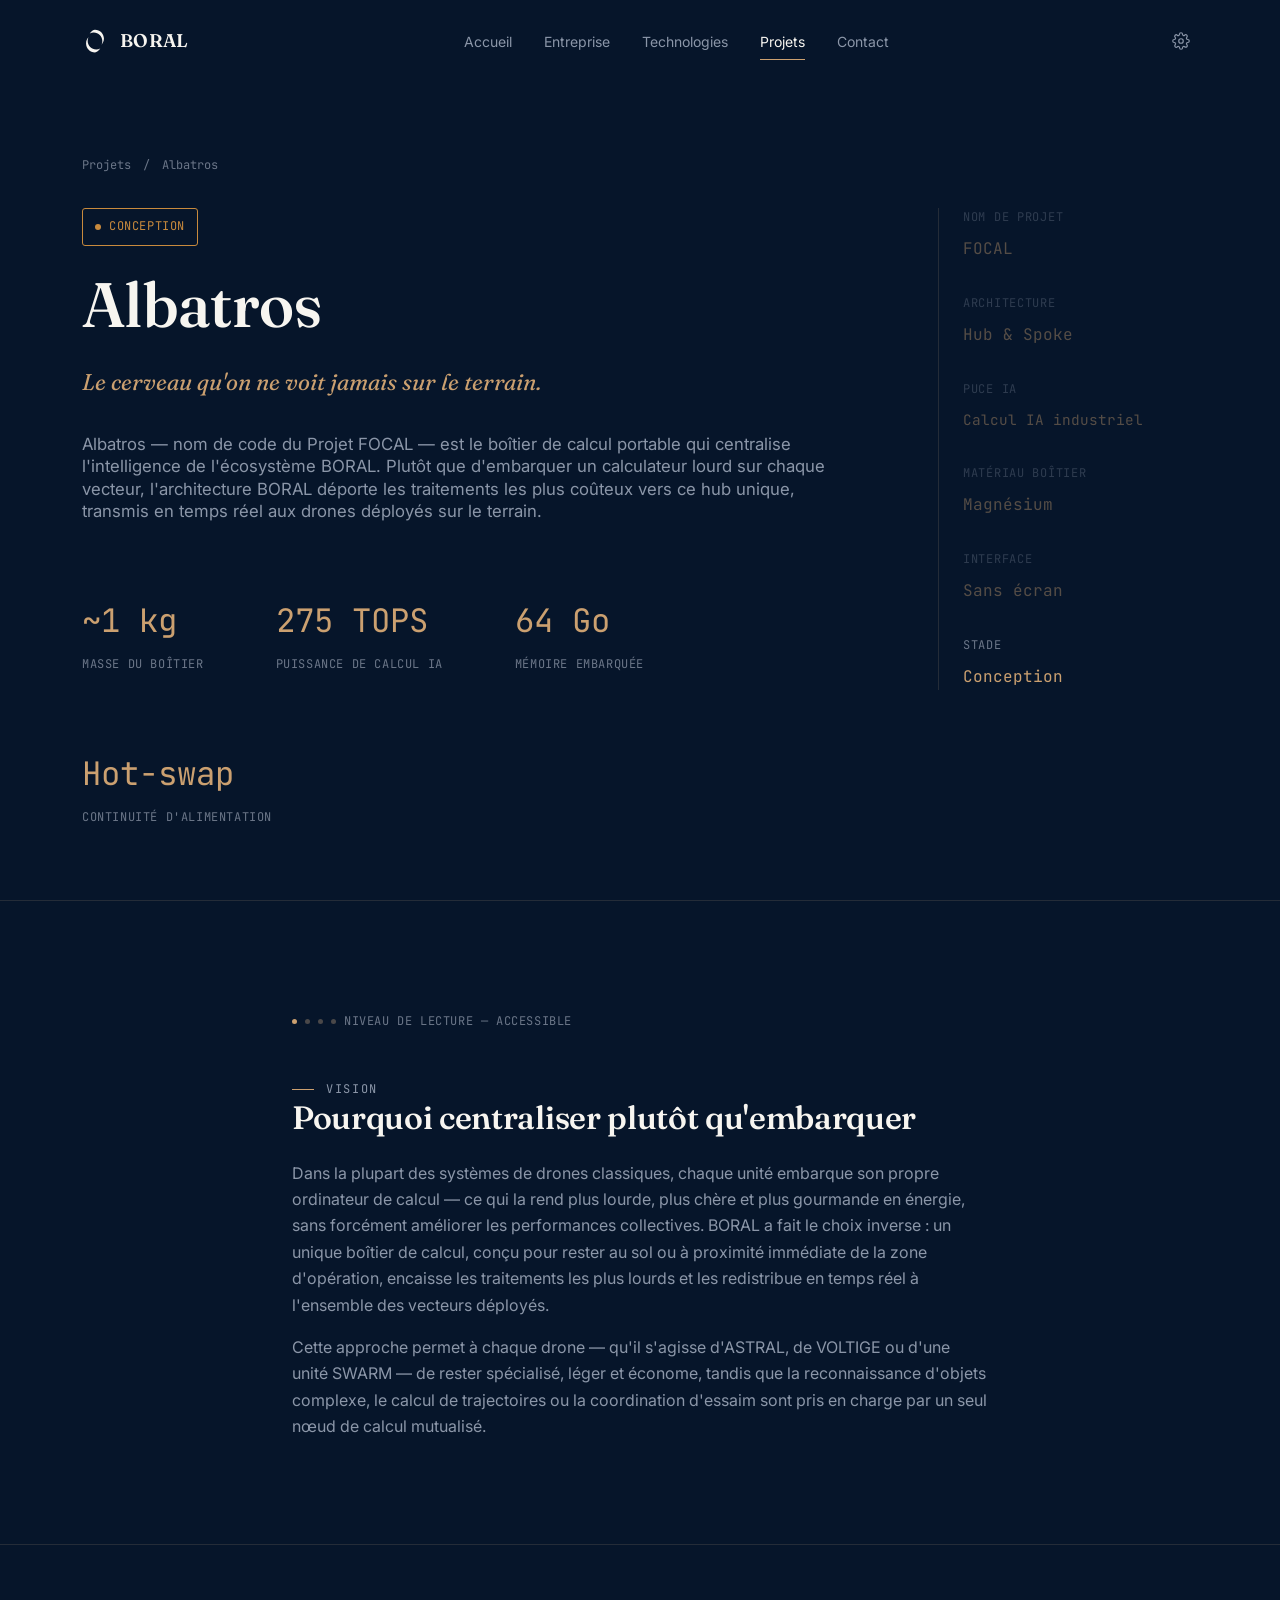
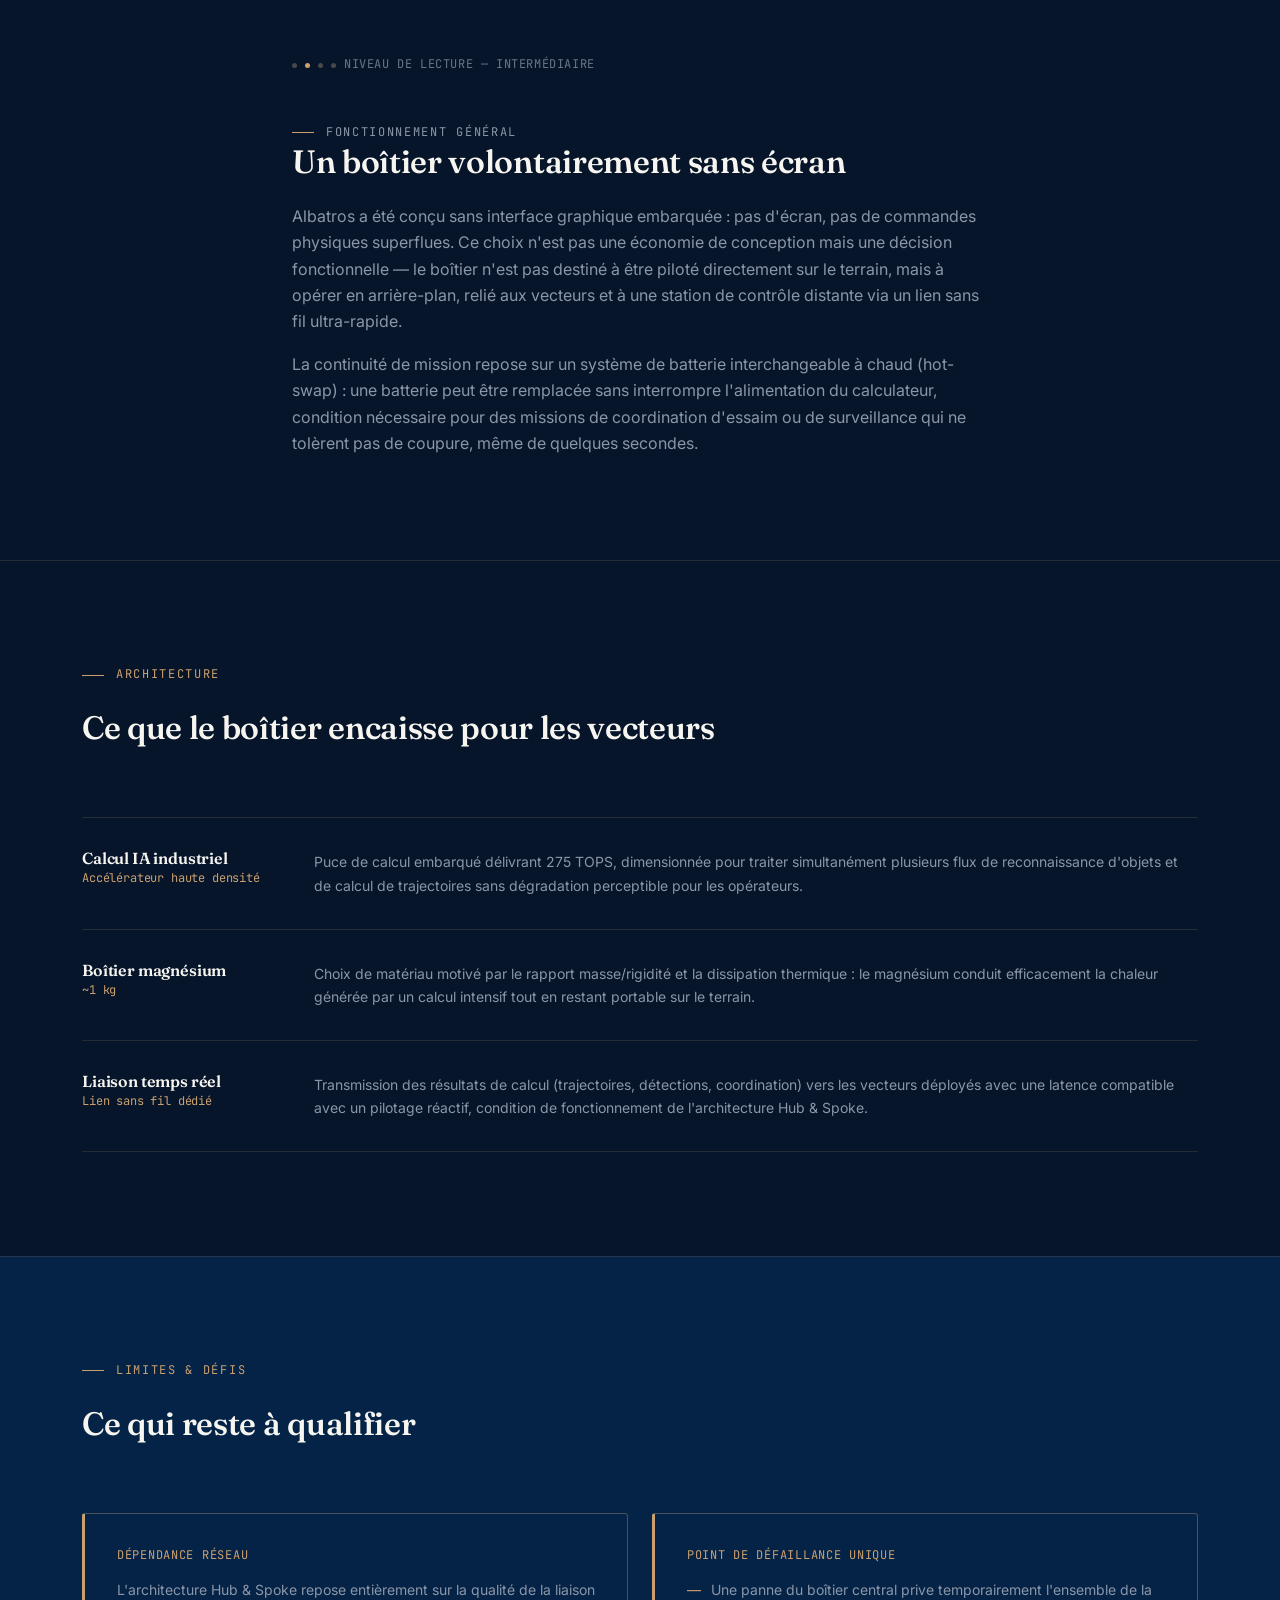
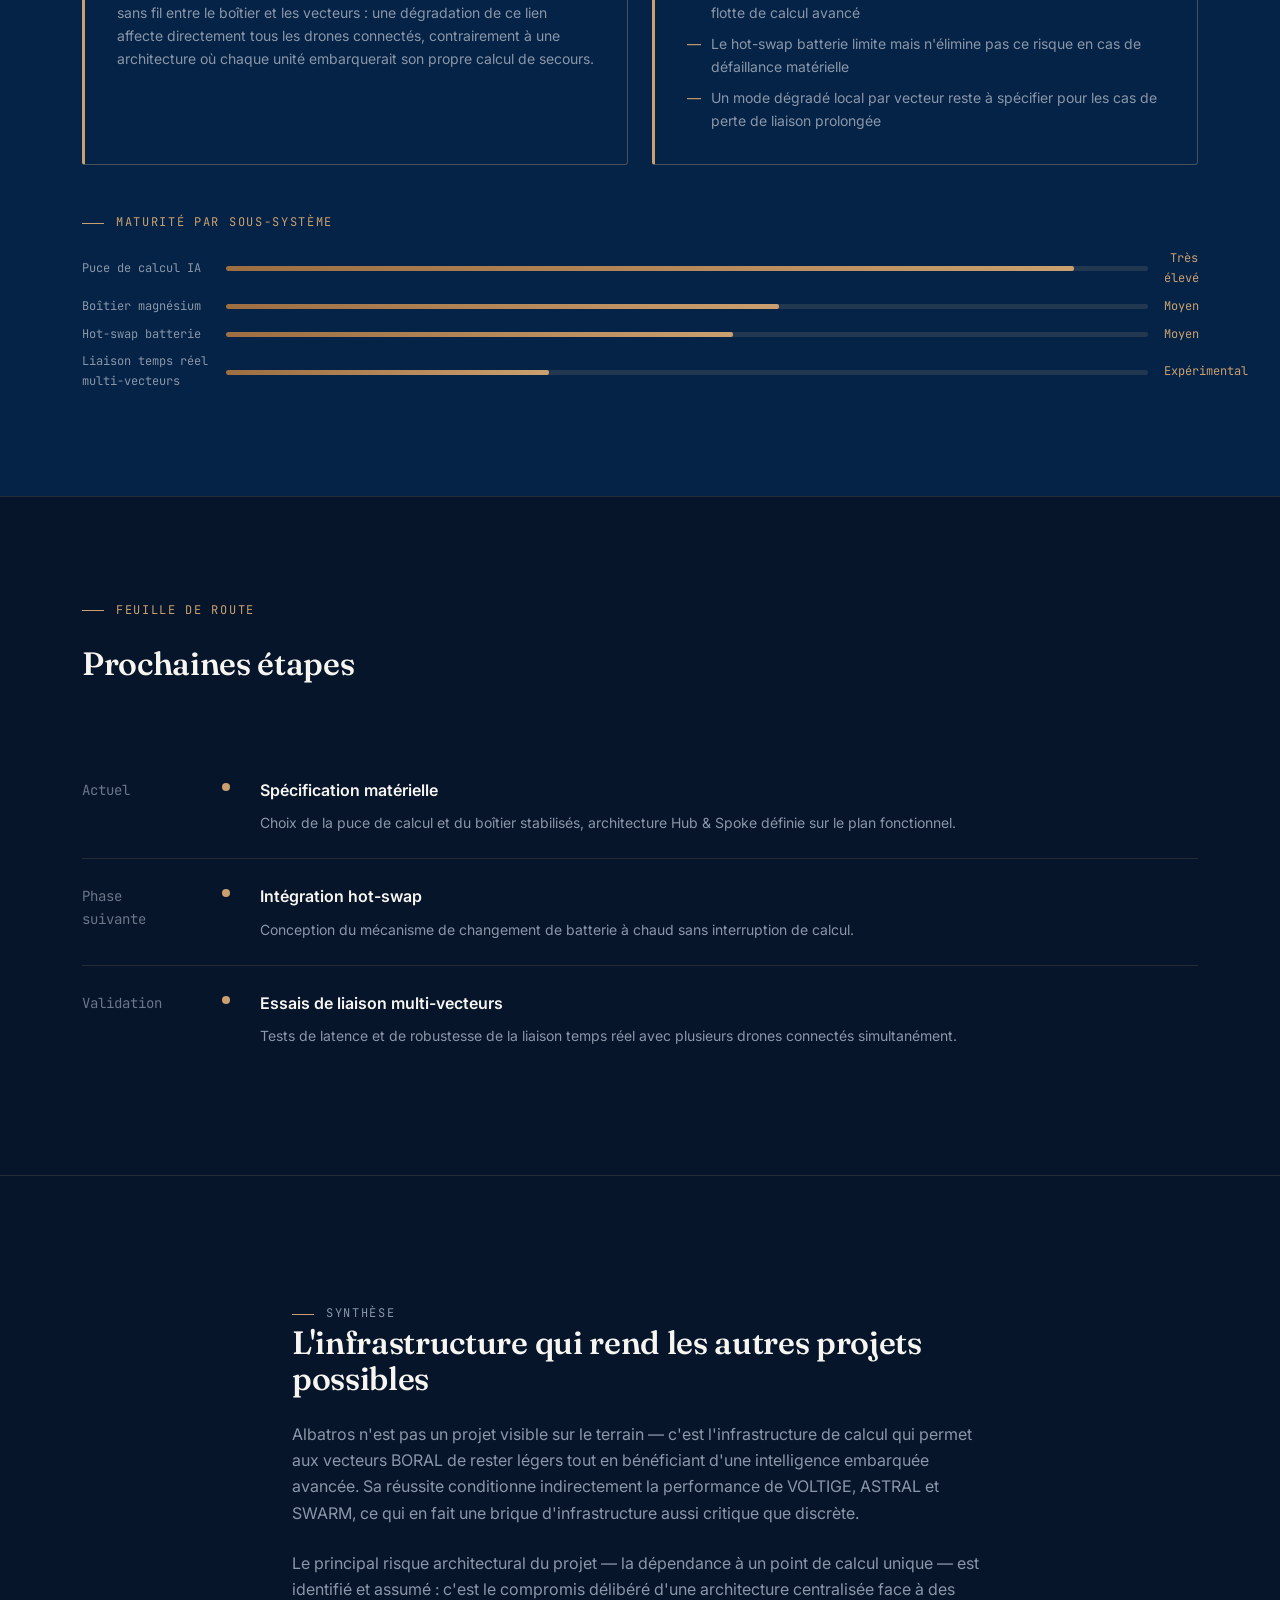
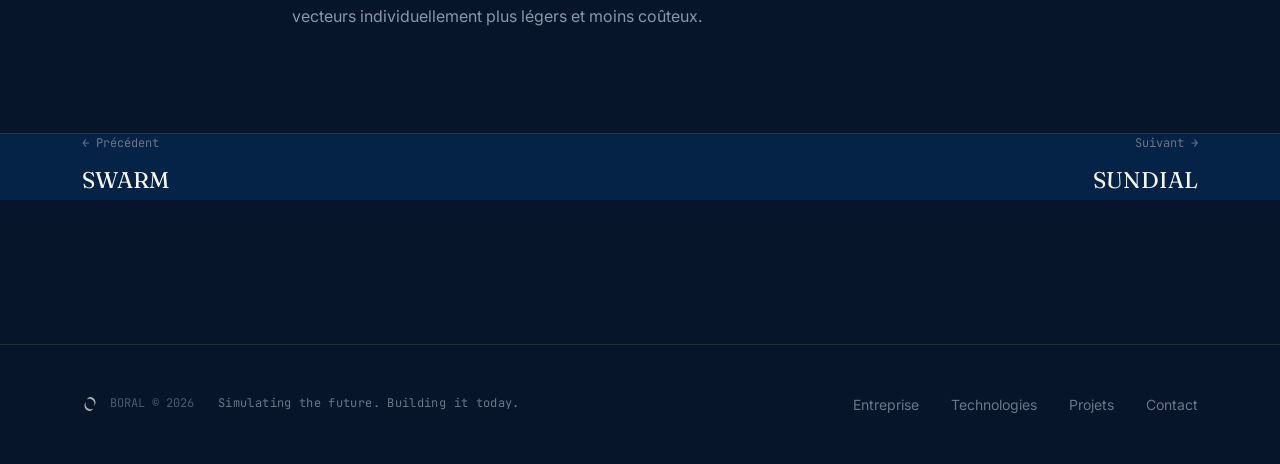
<file: albatros.html>
<!DOCTYPE html>
<html lang="fr" data-theme="dark" data-motion="normal" data-fx="on">
<head>
<script src="brand.js"></script>
<meta charset="UTF-8">
<meta name="viewport" content="width=device-width, initial-scale=1.0">
<title>Albatros — Hub de calcul déporté — __BRAND__</title>
<meta name="description" data-brand-attr="content" content="Albatros, projet FOCAL, est le hub de calcul portable qui centralise l'intelligence de l'écosystème __BRAND__ et la distribue en temps réel aux vecteurs déployés.">
<link rel="icon" href="favicon-32.png">
<link rel="preconnect" href="https://fonts.googleapis.com">
<link href="https://fonts.googleapis.com/css2?family=Fraunces:opsz,wght@9..144,400;9..144,500;9..144,560;9..144,600&family=Inter:wght@400;500;600&family=JetBrains+Mono:wght@400;500&display=swap" rel="stylesheet">
<link rel="stylesheet" href="tokens.css">
<link rel="stylesheet" href="base.css">
<link rel="stylesheet" href="components.css">
<link rel="stylesheet" href="animations.css">
<link rel="stylesheet" href="projet-detail.css">
</head>
<body>

<div class="thermal-halo" aria-hidden="true"></div>
<a class="skip-link" href="#main">Aller au contenu</a>

<header class="site-header">
  <div class="wrap">
    <a href="index.html" class="brand"><svg class="logo-mark" viewBox="0 0 64 64" xmlns="http://www.w3.org/2000/svg" role="img" aria-hidden="true"><path d="M 32 4 C 44.15 4 54 13.85 54 26 C 54 31.8 51.77 37.08 48.12 41 C 49.34 38.28 50 35.27 50 32.1 C 50 20.5 40.6 11.1 29 11.1 C 25.4 11.1 22 12.02 19.05 13.63 C 22.9 8.03 27.7 4 32 4 Z" fill="currentColor"/><path d="M 32 60 C 19.85 60 10 50.15 10 38 C 10 32.2 12.23 26.92 15.88 23 C 14.66 25.72 14 28.73 14 31.9 C 14 43.5 23.4 52.9 35 52.9 C 38.6 52.9 42 51.98 44.95 50.37 C 41.1 55.97 36.3 60 32 60 Z" fill="currentColor"/></svg><span data-brand>BORAL</span></a>
    <nav class="main-nav" aria-label="Navigation principale">
      <ul>
        <li><a href="index.html">Accueil</a></li>
        <li><a href="entreprise.html">Entreprise</a></li>
        <li><a href="technologies.html">Technologies</a></li>
        <li><a href="projets.html" aria-current="page">Projets</a></li>
        <li><a href="contact.html">Contact</a></li>
      </ul>
    </nav>
    <div class="header-tools">
      <button class="icon-btn settings-trigger" aria-expanded="false" aria-controls="settings-panel" aria-label="Réglages d'affichage">
        <svg viewBox="0 0 24 24" fill="none" stroke="currentColor" stroke-width="1.6"><circle cx="12" cy="12" r="3"/><path d="M19.4 15a1.65 1.65 0 00.33 1.82l.06.06a2 2 0 11-2.83 2.83l-.06-.06a1.65 1.65 0 00-1.82-.33 1.65 1.65 0 00-1 1.51V21a2 2 0 01-4 0v-.09A1.65 1.65 0 009 19.4a1.65 1.65 0 00-1.82.33l-.06.06a2 2 0 11-2.83-2.83l.06-.06A1.65 1.65 0 004.6 15a1.65 1.65 0 00-1.51-1H3a2 2 0 010-4h.09A1.65 1.65 0 004.6 9a1.65 1.65 0 00-.33-1.82l-.06-.06a2 2 0 112.83-2.83l.06.06A1.65 1.65 0 009 4.6a1.65 1.65 0 001-1.51V3a2 2 0 014 0v.09a1.65 1.65 0 001 1.51 1.65 1.65 0 001.82-.33l.06-.06a2 2 0 112.83 2.83l-.06.06A1.65 1.65 0 0019.4 9a1.65 1.65 0 001.51 1H21a2 2 0 010 4h-.09a1.65 1.65 0 00-1.51 1z"/></svg>
      </button>
      <button class="icon-btn nav-toggle" aria-expanded="false" aria-label="Ouvrir le menu">
        <svg viewBox="0 0 24 24" fill="none" stroke="currentColor" stroke-width="1.6"><line x1="3" y1="6" x2="21" y2="6"/><line x1="3" y1="12" x2="21" y2="12"/><line x1="3" y1="18" x2="21" y2="18"/></svg>
      </button>
    </div>
  </div>
  <div class="settings-panel" id="settings-panel">
    <div class="settings-panel-title">Affichage</div>
    <div class="settings-row"><div><div class="settings-row-label">Mode clair</div></div><button class="switch" data-switch="theme" role="switch" aria-checked="false" aria-label="Activer le mode clair"></button></div>
    <div class="settings-row"><div><div class="settings-row-label">Réduire les animations</div></div><button class="switch" data-switch="motion" role="switch" aria-checked="false" aria-label="Réduire les animations"></button></div>
    <div class="settings-row"><div><div class="settings-row-label">Éléments 3D / effets</div><div class="settings-row-desc">Désactive l'objet interactif et le halo</div></div><button class="switch" data-switch="fx" role="switch" aria-checked="true" aria-label="Activer les effets"></button></div>
  </div>
</header>

<nav class="mobile-nav" aria-label="Navigation mobile">
  <ul>
    <li><a href="index.html">Accueil</a></li>
    <li><a href="entreprise.html">Entreprise</a></li>
    <li><a href="technologies.html">Technologies</a></li>
    <li><a href="projets.html">Projets</a></li>
    <li><a href="contact.html">Contact</a></li>
  </ul>
</nav>

<main id="main">

  <div class="proj-breadcrumb">
    <div class="wrap"><nav aria-label="Fil d'ariane"><a href="projets.html">Projets</a><span>/</span><span>Albatros</span></nav></div>
  </div>

  <section class="proj-detail-hero">
    <div class="wrap project-body">
      <div>
        <div class="status-badge status-recherche">Conception</div>
        <h1>Albatros</h1>
        <p class="proj-detail-tagline">Le cerveau qu'on ne voit jamais sur le terrain.</p>
        <p class="lead">Albatros — nom de code du Projet FOCAL — est le boîtier de calcul portable qui centralise l'intelligence de l'écosystème <span data-brand>BORAL</span>. Plutôt que d'embarquer un calculateur lourd sur chaque vecteur, l'architecture <span data-brand>BORAL</span> déporte les traitements les plus coûteux vers ce hub unique, transmis en temps réel aux drones déployés sur le terrain.</p>
        <div class="proj-hero-stats">
          <div class="proj-hero-stat"><span class="proj-hero-stat-value">~1 kg</span><span class="proj-hero-stat-label">Masse du boîtier</span></div>
          <div class="proj-hero-stat"><span class="proj-hero-stat-value">275 TOPS</span><span class="proj-hero-stat-label">Puissance de calcul IA</span></div>
          <div class="proj-hero-stat"><span class="proj-hero-stat-value">64 Go</span><span class="proj-hero-stat-label">Mémoire embarquée</span></div>
          <div class="proj-hero-stat"><span class="proj-hero-stat-value">Hot-swap</span><span class="proj-hero-stat-label">Continuité d'alimentation</span></div>
        </div>
      </div>
      <aside class="specs-rail">
        <div class="specs-rail-block" data-spec-for="vision"><span class="specs-rail-label">Nom de projet</span><span class="specs-rail-value" style="font-size:1rem;">FOCAL</span></div>
        <div class="specs-rail-block" data-spec-for="fonctionnement"><span class="specs-rail-label">Architecture</span><span class="specs-rail-value" style="font-size:1rem;">Hub &amp; Spoke</span></div>
        <div class="specs-rail-block" data-spec-for="architecture"><span class="specs-rail-label">Puce IA</span><span class="specs-rail-value" style="font-size:0.9rem;">Calcul IA industriel</span></div>
        <div class="specs-rail-block" data-spec-for="architecture"><span class="specs-rail-label">Matériau boîtier</span><span class="specs-rail-value" style="font-size:1rem;">Magnésium</span></div>
        <div class="specs-rail-block" data-spec-for="limites"><span class="specs-rail-label">Interface</span><span class="specs-rail-value" style="font-size:1rem;">Sans écran</span></div>
        <div class="specs-rail-block" data-spec-for="timeline"><span class="specs-rail-label">Stade</span><span class="specs-rail-value" style="font-size:1rem;">Conception</span></div>
      </aside>
    </div>
  </section>

  <section class="proj-section" data-spec-section="vision">
    <div class="wrap wrap-narrow proj-section-intro">
      <div class="reading-level"><span class="dot is-active"></span><span class="dot"></span><span class="dot"></span><span class="dot"></span> Niveau de lecture — accessible</div>
      <p class="eyebrow">Vision</p>
      <h2>Pourquoi centraliser plutôt qu'embarquer</h2>
      <p>Dans la plupart des systèmes de drones classiques, chaque unité embarque son propre ordinateur de calcul — ce qui la rend plus lourde, plus chère et plus gourmande en énergie, sans forcément améliorer les performances collectives. <span data-brand>BORAL</span> a fait le choix inverse&nbsp;: un unique boîtier de calcul, conçu pour rester au sol ou à proximité immédiate de la zone d'opération, encaisse les traitements les plus lourds et les redistribue en temps réel à l'ensemble des vecteurs déployés.</p>
      <p>Cette approche permet à chaque drone — qu'il s'agisse d'ASTRAL, de VOLTIGE ou d'une unité SWARM — de rester spécialisé, léger et économe, tandis que la reconnaissance d'objets complexe, le calcul de trajectoires ou la coordination d'essaim sont pris en charge par un seul nœud de calcul mutualisé.</p>
    </div>
  </section>

  <section class="proj-section" data-spec-section="fonctionnement">
    <div class="wrap wrap-narrow proj-section-intro">
      <div class="reading-level"><span class="dot"></span><span class="dot is-active"></span><span class="dot"></span><span class="dot"></span> Niveau de lecture — intermédiaire</div>
      <p class="eyebrow">Fonctionnement général</p>
      <h2>Un boîtier volontairement sans écran</h2>
      <p>Albatros a été conçu sans interface graphique embarquée&nbsp;: pas d'écran, pas de commandes physiques superflues. Ce choix n'est pas une économie de conception mais une décision fonctionnelle — le boîtier n'est pas destiné à être piloté directement sur le terrain, mais à opérer en arrière-plan, relié aux vecteurs et à une station de contrôle distante via un lien sans fil ultra-rapide.</p>
      <p>La continuité de mission repose sur un système de batterie interchangeable à chaud (hot-swap)&nbsp;: une batterie peut être remplacée sans interrompre l'alimentation du calculateur, condition nécessaire pour des missions de coordination d'essaim ou de surveillance qui ne tolèrent pas de coupure, même de quelques secondes.</p>
    </div>
  </section>

  <section class="proj-section" data-spec-section="architecture">
    <div class="wrap">
      <div class="section-head" data-reveal>
        <p class="eyebrow">Architecture</p>
        <h2>Ce que le boîtier encaisse pour les vecteurs</h2>
      </div>
      <div class="arch-list" data-reveal>
        <div class="arch-item">
          <h3>Calcul IA industriel<span class="mono">Accélérateur haute densité</span></h3>
          <p>Puce de calcul embarqué délivrant 275&nbsp;TOPS, dimensionnée pour traiter simultanément plusieurs flux de reconnaissance d'objets et de calcul de trajectoires sans dégradation perceptible pour les opérateurs.</p>
        </div>
        <div class="arch-item">
          <h3>Boîtier magnésium<span class="mono">~1 kg</span></h3>
          <p>Choix de matériau motivé par le rapport masse/rigidité et la dissipation thermique&nbsp;: le magnésium conduit efficacement la chaleur générée par un calcul intensif tout en restant portable sur le terrain.</p>
        </div>
        <div class="arch-item">
          <h3>Liaison temps réel<span class="mono">Lien sans fil dédié</span></h3>
          <p>Transmission des résultats de calcul (trajectoires, détections, coordination) vers les vecteurs déployés avec une latence compatible avec un pilotage réactif, condition de fonctionnement de l'architecture Hub &amp; Spoke.</p>
        </div>
      </div>
    </div>
  </section>

  <section class="proj-section limits-section" data-spec-section="limites">
    <div class="wrap">
      <div class="section-head" data-reveal>
        <p class="eyebrow">Limites &amp; défis</p>
        <h2>Ce qui reste à qualifier</h2>
      </div>
      <div class="limits-grid" data-reveal>
        <div class="callout">
          <div class="callout-title">Dépendance réseau</div>
          <p>L'architecture Hub&nbsp;&amp;&nbsp;Spoke repose entièrement sur la qualité de la liaison sans fil entre le boîtier et les vecteurs&nbsp;: une dégradation de ce lien affecte directement tous les drones connectés, contrairement à une architecture où chaque unité embarquerait son propre calcul de secours.</p>
        </div>
        <div class="callout">
          <div class="callout-title">Point de défaillance unique</div>
          <ul>
            <li>Une panne du boîtier central prive temporairement l'ensemble de la flotte de calcul avancé</li>
            <li>Le hot-swap batterie limite mais n'élimine pas ce risque en cas de défaillance matérielle</li>
            <li>Un mode dégradé local par vecteur reste à spécifier pour les cas de perte de liaison prolongée</li>
          </ul>
        </div>
      </div>

      <div style="margin-top:var(--space-7);" data-reveal>
        <p class="eyebrow" style="margin-bottom:var(--space-4);">Maturité par sous-système</p>
        <div class="trl-gauge">
          <div class="trl-gauge-row"><span class="trl-gauge-label">Puce de calcul IA</span><div class="trl-gauge-track"><div class="trl-gauge-fill" style="--fill:92%"></div></div><span class="trl-gauge-value">Très élevé</span></div>
          <div class="trl-gauge-row"><span class="trl-gauge-label">Boîtier magnésium</span><div class="trl-gauge-track"><div class="trl-gauge-fill" style="--fill:60%"></div></div><span class="trl-gauge-value">Moyen</span></div>
          <div class="trl-gauge-row"><span class="trl-gauge-label">Hot-swap batterie</span><div class="trl-gauge-track"><div class="trl-gauge-fill" style="--fill:55%"></div></div><span class="trl-gauge-value">Moyen</span></div>
          <div class="trl-gauge-row"><span class="trl-gauge-label">Liaison temps réel multi-vecteurs</span><div class="trl-gauge-track"><div class="trl-gauge-fill" style="--fill:35%"></div></div><span class="trl-gauge-value">Expérimental</span></div>
        </div>
      </div>
    </div>
  </section>

  <section class="proj-section" data-spec-section="timeline">
    <div class="wrap">
      <div class="section-head" data-reveal><p class="eyebrow">Feuille de route</p><h2>Prochaines étapes</h2></div>
      <div class="timeline" data-reveal>
        <div class="timeline-item"><span class="timeline-date mono">Actuel</span><span class="timeline-marker"></span><div class="timeline-content"><h4>Spécification matérielle</h4><p>Choix de la puce de calcul et du boîtier stabilisés, architecture Hub &amp; Spoke définie sur le plan fonctionnel.</p></div></div>
        <div class="timeline-item"><span class="timeline-date mono">Phase suivante</span><span class="timeline-marker"></span><div class="timeline-content"><h4>Intégration hot-swap</h4><p>Conception du mécanisme de changement de batterie à chaud sans interruption de calcul.</p></div></div>
        <div class="timeline-item"><span class="timeline-date mono">Validation</span><span class="timeline-marker"></span><div class="timeline-content"><h4>Essais de liaison multi-vecteurs</h4><p>Tests de latence et de robustesse de la liaison temps réel avec plusieurs drones connectés simultanément.</p></div></div>
      </div>
    </div>
  </section>

  <section class="proj-section proj-conclusion">
    <div class="wrap wrap-narrow">
      <p class="eyebrow" data-reveal>Synthèse</p>
      <h2 data-reveal>L'infrastructure qui rend les autres projets possibles</h2>
      <div data-reveal>
        <p>Albatros n'est pas un projet visible sur le terrain — c'est l'infrastructure de calcul qui permet aux vecteurs <span data-brand>BORAL</span> de rester légers tout en bénéficiant d'une intelligence embarquée avancée. Sa réussite conditionne indirectement la performance de VOLTIGE, ASTRAL et SWARM, ce qui en fait une brique d'infrastructure aussi critique que discrète.</p>
        <p>Le principal risque architectural du projet — la dépendance à un point de calcul unique — est identifié et assumé&nbsp;: c'est le compromis délibéré d'une architecture centralisée face à des vecteurs individuellement plus légers et moins coûteux.</p>
      </div>
    </div>
  </section>

</main>

<nav class="proj-nav">
  <div class="wrap">
    <a href="swarm.html" class="proj-nav-link"><span class="mono">← Précédent</span><span>SWARM</span></a>
    <a href="sundial.html" class="proj-nav-link next"><span class="mono">Suivant →</span><span>SUNDIAL</span></a>
  </div>
</nav>

<footer class="site-footer">
  <div class="wrap">
    <div class="footer-left">
      <div class="footer-mark"><svg class="logo-mark" viewBox="0 0 64 64" xmlns="http://www.w3.org/2000/svg" role="img" aria-hidden="true"><path d="M 32 4 C 44.15 4 54 13.85 54 26 C 54 31.8 51.77 37.08 48.12 41 C 49.34 38.28 50 35.27 50 32.1 C 50 20.5 40.6 11.1 29 11.1 C 25.4 11.1 22 12.02 19.05 13.63 C 22.9 8.03 27.7 4 32 4 Z" fill="currentColor"/><path d="M 32 60 C 19.85 60 10 50.15 10 38 C 10 32.2 12.23 26.92 15.88 23 C 14.66 25.72 14 28.73 14 31.9 C 14 43.5 23.4 52.9 35 52.9 C 38.6 52.9 42 51.98 44.95 50.37 C 41.1 55.97 36.3 60 32 60 Z" fill="currentColor"/></svg><span><span data-brand>BORAL</span> © <span data-year></span></span></div>
      <p class="footer-tagline">Simulating the future. Building it today.</p>
    </div>
    <nav class="footer-nav" aria-label="Navigation de pied de page">
      <a href="entreprise.html">Entreprise</a>
      <a href="technologies.html">Technologies</a>
      <a href="projets.html">Projets</a>
      <a href="contact.html">Contact</a>
    </nav>
  </div>
</footer>

<script src="main.js"></script>
<script src="scroll-reveal.js"></script>
<script src="specs-rail.js"></script>
</body>
</html>
</file>
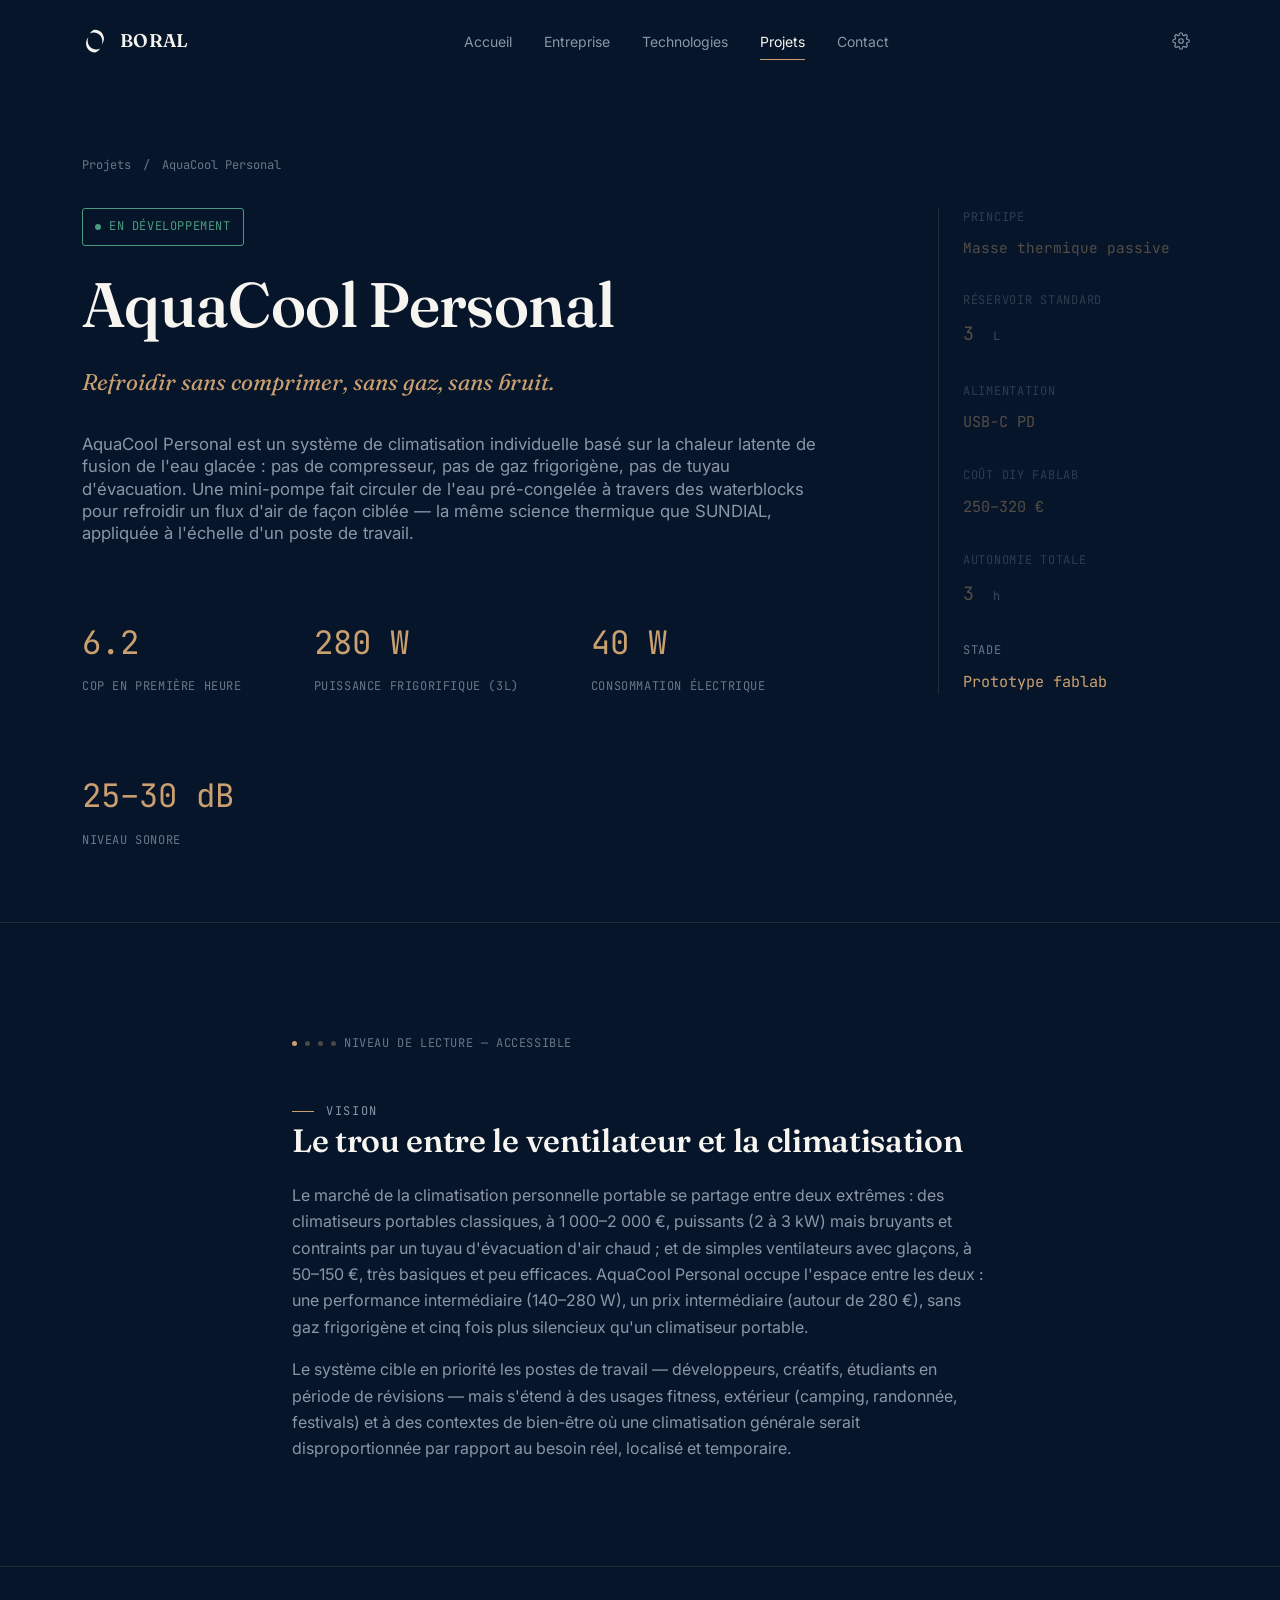
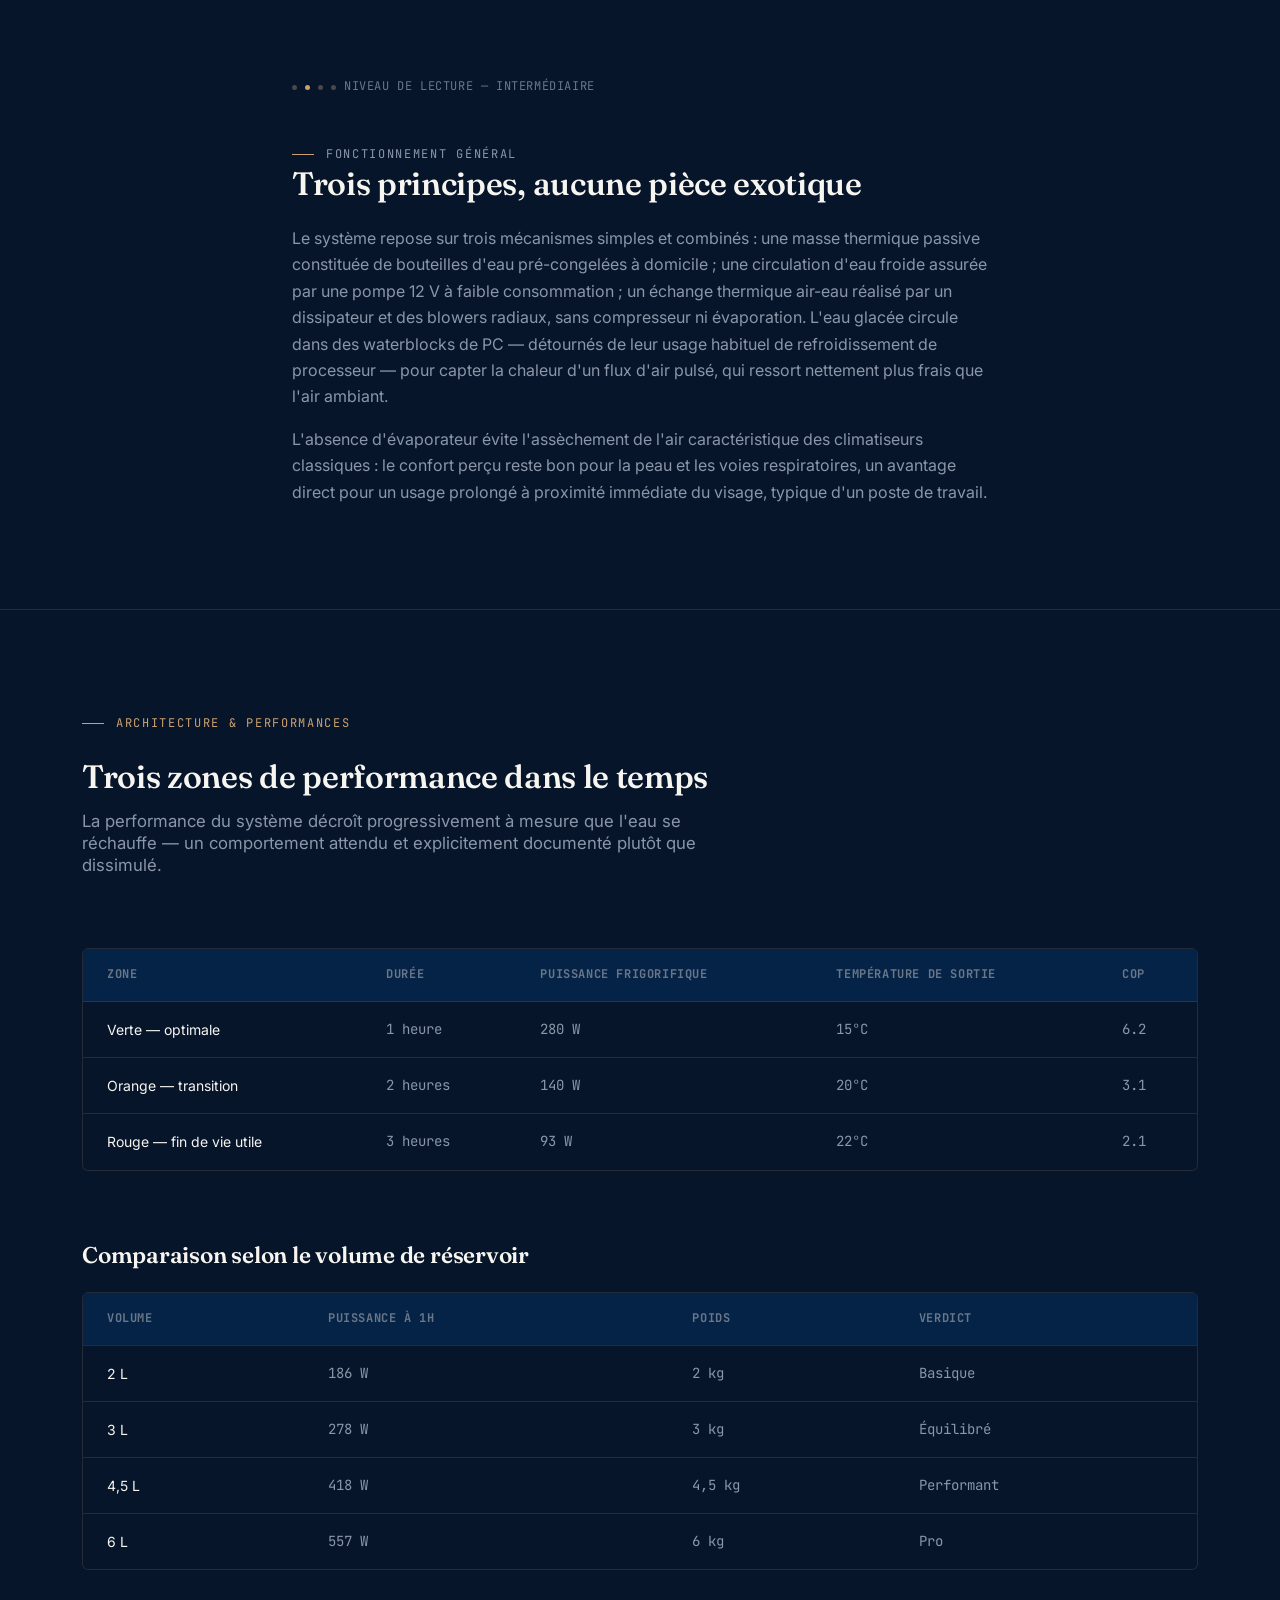
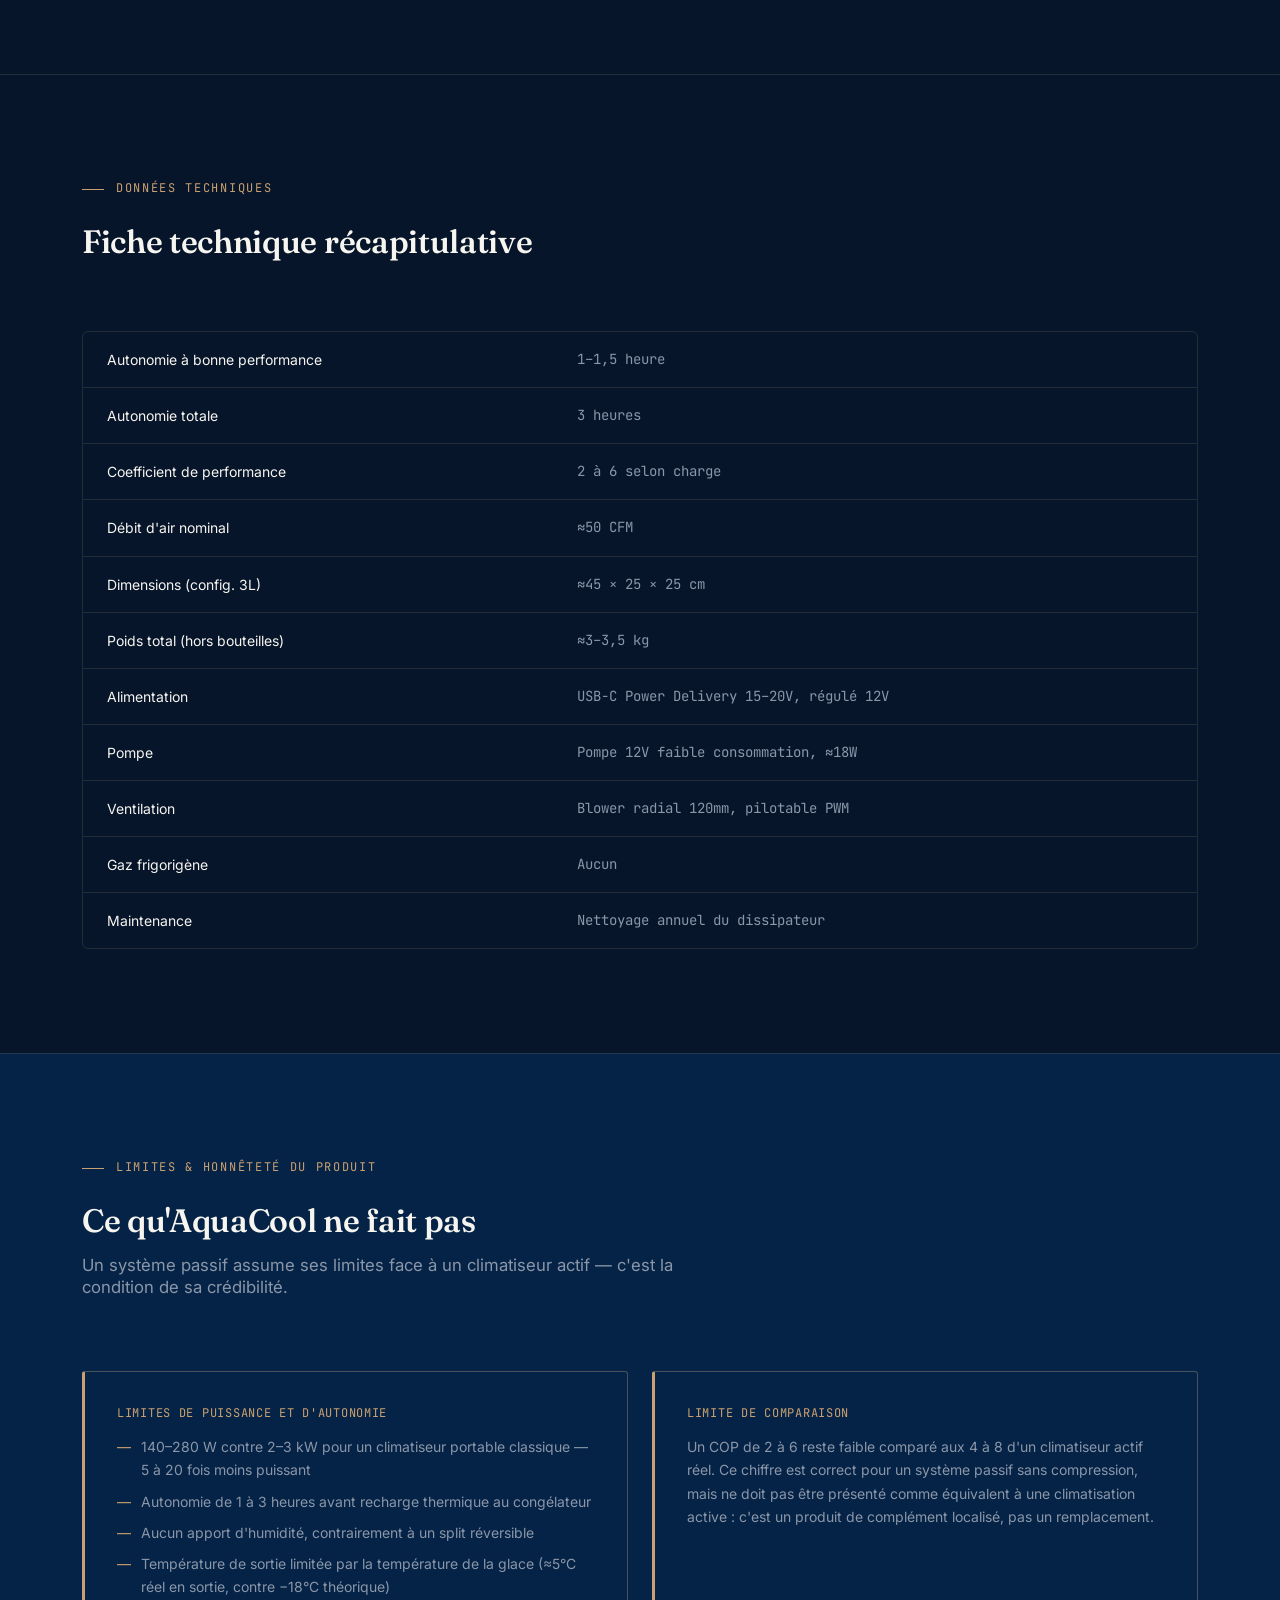
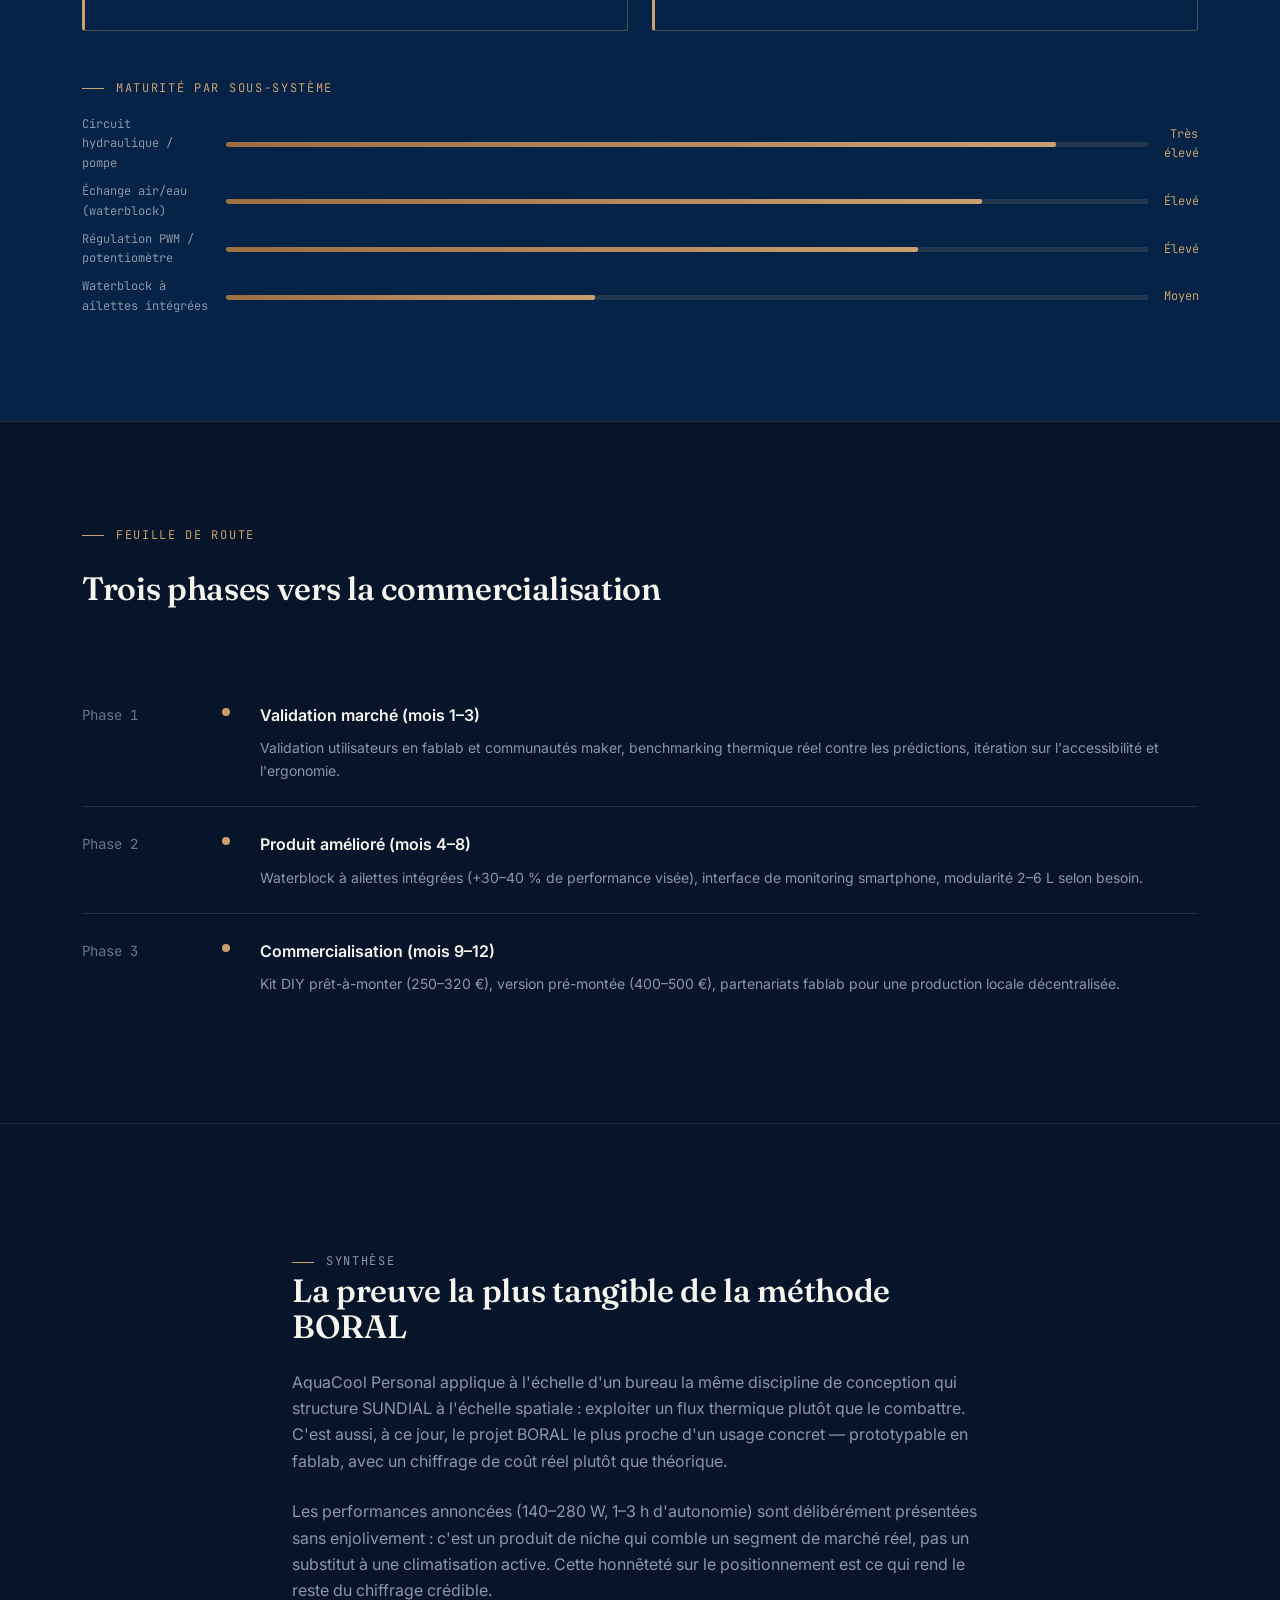
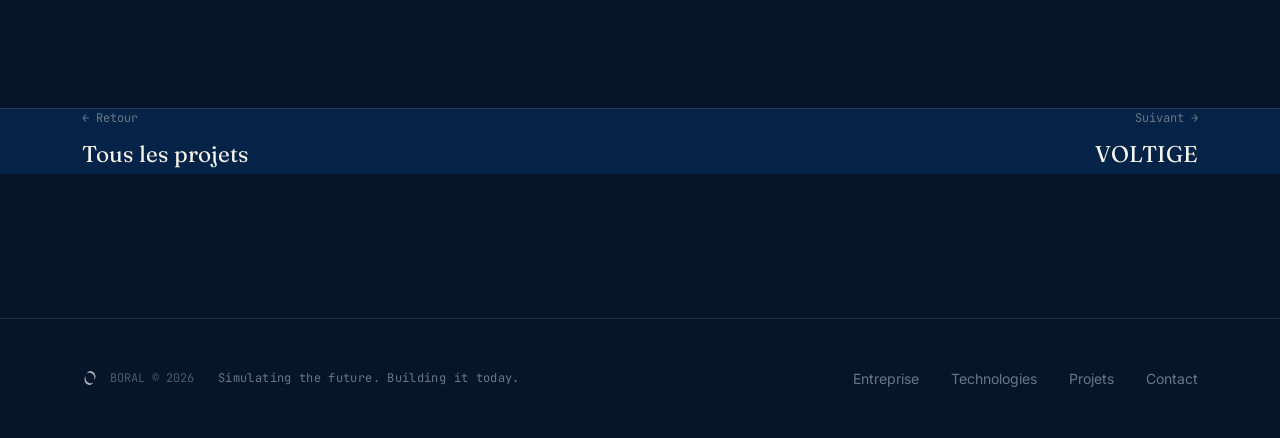
<file: aquacool.html>
<!DOCTYPE html>
<html lang="fr" data-theme="dark" data-motion="normal" data-fx="on">
<head>
<script src="brand.js"></script>
<meta charset="UTF-8">
<meta name="viewport" content="width=device-width, initial-scale=1.0">
<title>AquaCool Personal — Climatisation sans compresseur — __BRAND__</title>
<meta name="description" content="AquaCool Personal est un système de climatisation individuelle par eau glacée, sans compresseur ni gaz frigorigène. COP 6.2 en première heure pour 40W.">
<link rel="icon" href="favicon-32.png">
<link rel="preconnect" href="https://fonts.googleapis.com">
<link href="https://fonts.googleapis.com/css2?family=Fraunces:opsz,wght@9..144,400;9..144,500;9..144,560;9..144,600&family=Inter:wght@400;500;600&family=JetBrains+Mono:wght@400;500&display=swap" rel="stylesheet">
<link rel="stylesheet" href="tokens.css">
<link rel="stylesheet" href="base.css">
<link rel="stylesheet" href="components.css">
<link rel="stylesheet" href="animations.css">
<link rel="stylesheet" href="projet-detail.css">
</head>
<body>

<div class="thermal-halo" aria-hidden="true"></div>
<a class="skip-link" href="#main">Aller au contenu</a>

<header class="site-header">
  <div class="wrap">
    <a href="index.html" class="brand"><svg class="logo-mark" viewBox="0 0 64 64" xmlns="http://www.w3.org/2000/svg" role="img" aria-hidden="true"><path d="M 32 4 C 44.15 4 54 13.85 54 26 C 54 31.8 51.77 37.08 48.12 41 C 49.34 38.28 50 35.27 50 32.1 C 50 20.5 40.6 11.1 29 11.1 C 25.4 11.1 22 12.02 19.05 13.63 C 22.9 8.03 27.7 4 32 4 Z" fill="currentColor"/><path d="M 32 60 C 19.85 60 10 50.15 10 38 C 10 32.2 12.23 26.92 15.88 23 C 14.66 25.72 14 28.73 14 31.9 C 14 43.5 23.4 52.9 35 52.9 C 38.6 52.9 42 51.98 44.95 50.37 C 41.1 55.97 36.3 60 32 60 Z" fill="currentColor"/></svg><span data-brand>BORAL</span></a>
    <nav class="main-nav" aria-label="Navigation principale">
      <ul>
        <li><a href="index.html">Accueil</a></li>
        <li><a href="entreprise.html">Entreprise</a></li>
        <li><a href="technologies.html">Technologies</a></li>
        <li><a href="projets.html" aria-current="page">Projets</a></li>
        <li><a href="contact.html">Contact</a></li>
      </ul>
    </nav>
    <div class="header-tools">
      <button class="icon-btn settings-trigger" aria-expanded="false" aria-controls="settings-panel" aria-label="Réglages d'affichage">
        <svg viewBox="0 0 24 24" fill="none" stroke="currentColor" stroke-width="1.6"><circle cx="12" cy="12" r="3"/><path d="M19.4 15a1.65 1.65 0 00.33 1.82l.06.06a2 2 0 11-2.83 2.83l-.06-.06a1.65 1.65 0 00-1.82-.33 1.65 1.65 0 00-1 1.51V21a2 2 0 01-4 0v-.09A1.65 1.65 0 009 19.4a1.65 1.65 0 00-1.82.33l-.06.06a2 2 0 11-2.83-2.83l.06-.06A1.65 1.65 0 004.6 15a1.65 1.65 0 00-1.51-1H3a2 2 0 010-4h.09A1.65 1.65 0 004.6 9a1.65 1.65 0 00-.33-1.82l-.06-.06a2 2 0 112.83-2.83l.06.06A1.65 1.65 0 009 4.6a1.65 1.65 0 001-1.51V3a2 2 0 014 0v.09a1.65 1.65 0 001 1.51 1.65 1.65 0 001.82-.33l.06-.06a2 2 0 112.83 2.83l-.06.06A1.65 1.65 0 0019.4 9a1.65 1.65 0 001.51 1H21a2 2 0 010 4h-.09a1.65 1.65 0 00-1.51 1z"/></svg>
      </button>
      <button class="icon-btn nav-toggle" aria-expanded="false" aria-label="Ouvrir le menu">
        <svg viewBox="0 0 24 24" fill="none" stroke="currentColor" stroke-width="1.6"><line x1="3" y1="6" x2="21" y2="6"/><line x1="3" y1="12" x2="21" y2="12"/><line x1="3" y1="18" x2="21" y2="18"/></svg>
      </button>
    </div>
  </div>
  <div class="settings-panel" id="settings-panel">
    <div class="settings-panel-title">Affichage</div>
    <div class="settings-row"><div><div class="settings-row-label">Mode clair</div></div><button class="switch" data-switch="theme" role="switch" aria-checked="false" aria-label="Activer le mode clair"></button></div>
    <div class="settings-row"><div><div class="settings-row-label">Réduire les animations</div></div><button class="switch" data-switch="motion" role="switch" aria-checked="false" aria-label="Réduire les animations"></button></div>
    <div class="settings-row"><div><div class="settings-row-label">Éléments 3D / effets</div><div class="settings-row-desc">Désactive l'objet interactif et le halo</div></div><button class="switch" data-switch="fx" role="switch" aria-checked="true" aria-label="Activer les effets"></button></div>
  </div>
</header>

<nav class="mobile-nav" aria-label="Navigation mobile">
  <ul>
    <li><a href="index.html">Accueil</a></li>
    <li><a href="entreprise.html">Entreprise</a></li>
    <li><a href="technologies.html">Technologies</a></li>
    <li><a href="projets.html">Projets</a></li>
    <li><a href="contact.html">Contact</a></li>
  </ul>
</nav>

<main id="main">

  <div class="proj-breadcrumb">
    <div class="wrap"><nav aria-label="Fil d'ariane"><a href="projets.html">Projets</a><span>/</span><span>AquaCool Personal</span></nav></div>
  </div>

  <section class="proj-detail-hero">
    <div class="wrap project-body">
      <div>
        <div class="status-badge status-actif">En développement</div>
        <h1>AquaCool Personal</h1>
        <p class="proj-detail-tagline">Refroidir sans comprimer, sans gaz, sans bruit.</p>
        <p class="lead">AquaCool Personal est un système de climatisation individuelle basé sur la chaleur latente de fusion de l'eau glacée&nbsp;: pas de compresseur, pas de gaz frigorigène, pas de tuyau d'évacuation. Une mini-pompe fait circuler de l'eau pré-congelée à travers des waterblocks pour refroidir un flux d'air de façon ciblée — la même science thermique que SUNDIAL, appliquée à l'échelle d'un poste de travail.</p>
        <div class="proj-hero-stats">
          <div class="proj-hero-stat"><span class="proj-hero-stat-value">6.2</span><span class="proj-hero-stat-label">COP en première heure</span></div>
          <div class="proj-hero-stat"><span class="proj-hero-stat-value">280 W</span><span class="proj-hero-stat-label">Puissance frigorifique (3L)</span></div>
          <div class="proj-hero-stat"><span class="proj-hero-stat-value">40 W</span><span class="proj-hero-stat-label">Consommation électrique</span></div>
          <div class="proj-hero-stat"><span class="proj-hero-stat-value">25–30 dB</span><span class="proj-hero-stat-label">Niveau sonore</span></div>
        </div>
      </div>
      <aside class="specs-rail">
        <div class="specs-rail-block" data-spec-for="vision"><span class="specs-rail-label">Principe</span><span class="specs-rail-value" style="font-size:0.9rem;">Masse thermique passive</span></div>
        <div class="specs-rail-block" data-spec-for="fonctionnement"><span class="specs-rail-label">Réservoir standard</span><span class="specs-rail-value">3 <small>L</small></span></div>
        <div class="specs-rail-block" data-spec-for="architecture"><span class="specs-rail-label">Alimentation</span><span class="specs-rail-value" style="font-size:0.95rem;">USB-C PD</span></div>
        <div class="specs-rail-block" data-spec-for="donnees"><span class="specs-rail-label">Coût DIY fablab</span><span class="specs-rail-value" style="font-size:0.95rem;">250–320 €</span></div>
        <div class="specs-rail-block" data-spec-for="limites"><span class="specs-rail-label">Autonomie totale</span><span class="specs-rail-value">3 <small>h</small></span></div>
        <div class="specs-rail-block" data-spec-for="timeline"><span class="specs-rail-label">Stade</span><span class="specs-rail-value" style="font-size:0.95rem;">Prototype fablab</span></div>
      </aside>
    </div>
  </section>

  <section class="proj-section" data-spec-section="vision">
    <div class="wrap wrap-narrow proj-section-intro">
      <div class="reading-level"><span class="dot is-active"></span><span class="dot"></span><span class="dot"></span><span class="dot"></span> Niveau de lecture — accessible</div>
      <p class="eyebrow">Vision</p>
      <h2>Le trou entre le ventilateur et la climatisation</h2>
      <p>Le marché de la climatisation personnelle portable se partage entre deux extrêmes&nbsp;: des climatiseurs portables classiques, à 1&nbsp;000–2&nbsp;000&nbsp;€, puissants (2 à 3&nbsp;kW) mais bruyants et contraints par un tuyau d'évacuation d'air chaud&nbsp;; et de simples ventilateurs avec glaçons, à 50–150&nbsp;€, très basiques et peu efficaces. AquaCool Personal occupe l'espace entre les deux&nbsp;: une performance intermédiaire (140–280&nbsp;W), un prix intermédiaire (autour de 280&nbsp;€), sans gaz frigorigène et cinq fois plus silencieux qu'un climatiseur portable.</p>
      <p>Le système cible en priorité les postes de travail — développeurs, créatifs, étudiants en période de révisions — mais s'étend à des usages fitness, extérieur (camping, randonnée, festivals) et à des contextes de bien-être où une climatisation générale serait disproportionnée par rapport au besoin réel, localisé et temporaire.</p>
    </div>
  </section>

  <section class="proj-section" data-spec-section="fonctionnement">
    <div class="wrap wrap-narrow proj-section-intro">
      <div class="reading-level"><span class="dot"></span><span class="dot is-active"></span><span class="dot"></span><span class="dot"></span> Niveau de lecture — intermédiaire</div>
      <p class="eyebrow">Fonctionnement général</p>
      <h2>Trois principes, aucune pièce exotique</h2>
      <p>Le système repose sur trois mécanismes simples et combinés&nbsp;: une masse thermique passive constituée de bouteilles d'eau pré-congelées à domicile&nbsp;; une circulation d'eau froide assurée par une pompe 12&nbsp;V à faible consommation&nbsp;; un échange thermique air-eau réalisé par un dissipateur et des blowers radiaux, sans compresseur ni évaporation. L'eau glacée circule dans des waterblocks de PC — détournés de leur usage habituel de refroidissement de processeur — pour capter la chaleur d'un flux d'air pulsé, qui ressort nettement plus frais que l'air ambiant.</p>
      <p>L'absence d'évaporateur évite l'assèchement de l'air caractéristique des climatiseurs classiques&nbsp;: le confort perçu reste bon pour la peau et les voies respiratoires, un avantage direct pour un usage prolongé à proximité immédiate du visage, typique d'un poste de travail.</p>
    </div>
  </section>

  <section class="proj-section" data-spec-section="architecture">
    <div class="wrap">
      <div class="section-head" data-reveal>
        <p class="eyebrow">Architecture &amp; performances</p>
        <h2>Trois zones de performance dans le temps</h2>
        <p class="lead">La performance du système décroît progressivement à mesure que l'eau se réchauffe — un comportement attendu et explicitement documenté plutôt que dissimulé.</p>
      </div>
      <div class="data-table-wrap" data-reveal>
        <table class="data-table">
          <thead><tr><th>Zone</th><th>Durée</th><th>Puissance frigorifique</th><th>Température de sortie</th><th>COP</th></tr></thead>
          <tbody>
            <tr><td>Verte — optimale</td><td>1 heure</td><td>280 W</td><td>15°C</td><td>6.2</td></tr>
            <tr><td>Orange — transition</td><td>2 heures</td><td>140 W</td><td>20°C</td><td>3.1</td></tr>
            <tr><td>Rouge — fin de vie utile</td><td>3 heures</td><td>93 W</td><td>22°C</td><td>2.1</td></tr>
          </tbody>
        </table>
      </div>

      <h3 style="margin-top:var(--space-8);">Comparaison selon le volume de réservoir</h3>
      <div class="data-table-wrap" data-reveal style="margin-top:var(--space-5);">
        <table class="data-table">
          <thead><tr><th>Volume</th><th>Puissance à 1h</th><th>Poids</th><th>Verdict</th></tr></thead>
          <tbody>
            <tr><td>2 L</td><td>186 W</td><td>2 kg</td><td>Basique</td></tr>
            <tr><td>3 L</td><td>278 W</td><td>3 kg</td><td>Équilibré</td></tr>
            <tr><td>4,5 L</td><td>418 W</td><td>4,5 kg</td><td>Performant</td></tr>
            <tr><td>6 L</td><td>557 W</td><td>6 kg</td><td>Pro</td></tr>
          </tbody>
        </table>
      </div>
    </div>
  </section>

  <section class="proj-section" data-spec-section="donnees">
    <div class="wrap">
      <div class="section-head" data-reveal>
        <p class="eyebrow">Données techniques</p>
        <h2>Fiche technique récapitulative</h2>
      </div>
      <div class="data-table-wrap" data-reveal>
        <table class="data-table">
          <tbody>
            <tr><td>Autonomie à bonne performance</td><td>1–1,5 heure</td></tr>
            <tr><td>Autonomie totale</td><td>3 heures</td></tr>
            <tr><td>Coefficient de performance</td><td>2 à 6 selon charge</td></tr>
            <tr><td>Débit d'air nominal</td><td>≈50 CFM</td></tr>
            <tr><td>Dimensions (config. 3L)</td><td>≈45 × 25 × 25 cm</td></tr>
            <tr><td>Poids total (hors bouteilles)</td><td>≈3–3,5 kg</td></tr>
            <tr><td>Alimentation</td><td>USB-C Power Delivery 15–20V, régulé 12V</td></tr>
            <tr><td>Pompe</td><td>Pompe 12V faible consommation, ≈18W</td></tr>
            <tr><td>Ventilation</td><td>Blower radial 120mm, pilotable PWM</td></tr>
            <tr><td>Gaz frigorigène</td><td>Aucun</td></tr>
            <tr><td>Maintenance</td><td>Nettoyage annuel du dissipateur</td></tr>
          </tbody>
        </table>
      </div>
    </div>
  </section>

  <section class="proj-section limits-section" data-spec-section="limites">
    <div class="wrap">
      <div class="section-head" data-reveal>
        <p class="eyebrow">Limites &amp; honnêteté du produit</p>
        <h2>Ce qu'AquaCool ne fait pas</h2>
        <p class="lead">Un système passif assume ses limites face à un climatiseur actif — c'est la condition de sa crédibilité.</p>
      </div>
      <div class="limits-grid" data-reveal>
        <div class="callout">
          <div class="callout-title">Limites de puissance et d'autonomie</div>
          <ul>
            <li>140–280 W contre 2–3 kW pour un climatiseur portable classique — 5 à 20 fois moins puissant</li>
            <li>Autonomie de 1 à 3 heures avant recharge thermique au congélateur</li>
            <li>Aucun apport d'humidité, contrairement à un split réversible</li>
            <li>Température de sortie limitée par la température de la glace (≈5°C réel en sortie, contre −18°C théorique)</li>
          </ul>
        </div>
        <div class="callout">
          <div class="callout-title">Limite de comparaison</div>
          <p>Un COP de 2 à 6 reste faible comparé aux 4 à 8 d'un climatiseur actif réel. Ce chiffre est correct pour un système passif sans compression, mais ne doit pas être présenté comme équivalent à une climatisation active&nbsp;: c'est un produit de complément localisé, pas un remplacement.</p>
        </div>
      </div>

      <div style="margin-top:var(--space-7);" data-reveal>
        <p class="eyebrow" style="margin-bottom:var(--space-4);">Maturité par sous-système</p>
        <div class="trl-gauge">
          <div class="trl-gauge-row"><span class="trl-gauge-label">Circuit hydraulique / pompe</span><div class="trl-gauge-track"><div class="trl-gauge-fill" style="--fill:90%"></div></div><span class="trl-gauge-value">Très élevé</span></div>
          <div class="trl-gauge-row"><span class="trl-gauge-label">Échange air/eau (waterblock)</span><div class="trl-gauge-track"><div class="trl-gauge-fill" style="--fill:82%"></div></div><span class="trl-gauge-value">Élevé</span></div>
          <div class="trl-gauge-row"><span class="trl-gauge-label">Régulation PWM / potentiomètre</span><div class="trl-gauge-track"><div class="trl-gauge-fill" style="--fill:75%"></div></div><span class="trl-gauge-value">Élevé</span></div>
          <div class="trl-gauge-row"><span class="trl-gauge-label">Waterblock à ailettes intégrées</span><div class="trl-gauge-track"><div class="trl-gauge-fill" style="--fill:40%"></div></div><span class="trl-gauge-value">Moyen</span></div>
        </div>
      </div>
    </div>
  </section>

  <section class="proj-section" data-spec-section="timeline">
    <div class="wrap">
      <div class="section-head" data-reveal><p class="eyebrow">Feuille de route</p><h2>Trois phases vers la commercialisation</h2></div>
      <div class="timeline" data-reveal>
        <div class="timeline-item"><span class="timeline-date mono">Phase 1</span><span class="timeline-marker"></span><div class="timeline-content"><h4>Validation marché (mois 1–3)</h4><p>Validation utilisateurs en fablab et communautés maker, benchmarking thermique réel contre les prédictions, itération sur l'accessibilité et l'ergonomie.</p></div></div>
        <div class="timeline-item"><span class="timeline-date mono">Phase 2</span><span class="timeline-marker"></span><div class="timeline-content"><h4>Produit amélioré (mois 4–8)</h4><p>Waterblock à ailettes intégrées (+30–40&nbsp;% de performance visée), interface de monitoring smartphone, modularité 2–6&nbsp;L selon besoin.</p></div></div>
        <div class="timeline-item"><span class="timeline-date mono">Phase 3</span><span class="timeline-marker"></span><div class="timeline-content"><h4>Commercialisation (mois 9–12)</h4><p>Kit DIY prêt-à-monter (250–320&nbsp;€), version pré-montée (400–500&nbsp;€), partenariats fablab pour une production locale décentralisée.</p></div></div>
      </div>
    </div>
  </section>

  <section class="proj-section proj-conclusion">
    <div class="wrap wrap-narrow">
      <p class="eyebrow" data-reveal>Synthèse</p>
      <h2 data-reveal>La preuve la plus tangible de la méthode <span data-brand>BORAL</span></h2>
      <div data-reveal>
        <p>AquaCool Personal applique à l'échelle d'un bureau la même discipline de conception qui structure SUNDIAL à l'échelle spatiale&nbsp;: exploiter un flux thermique plutôt que le combattre. C'est aussi, à ce jour, le projet <span data-brand>BORAL</span> le plus proche d'un usage concret — prototypable en fablab, avec un chiffrage de coût réel plutôt que théorique.</p>
        <p>Les performances annoncées (140–280&nbsp;W, 1–3&nbsp;h d'autonomie) sont délibérément présentées sans enjolivement&nbsp;: c'est un produit de niche qui comble un segment de marché réel, pas un substitut à une climatisation active. Cette honnêteté sur le positionnement est ce qui rend le reste du chiffrage crédible.</p>
      </div>
    </div>
  </section>

</main>

<nav class="proj-nav">
  <div class="wrap">
    <a href="projets.html" class="proj-nav-link"><span class="mono">← Retour</span><span>Tous les projets</span></a>
    <a href="voltige.html" class="proj-nav-link next"><span class="mono">Suivant →</span><span>VOLTIGE</span></a>
  </div>
</nav>

<footer class="site-footer">
  <div class="wrap">
    <div class="footer-left">
      <div class="footer-mark"><svg class="logo-mark" viewBox="0 0 64 64" xmlns="http://www.w3.org/2000/svg" role="img" aria-hidden="true"><path d="M 32 4 C 44.15 4 54 13.85 54 26 C 54 31.8 51.77 37.08 48.12 41 C 49.34 38.28 50 35.27 50 32.1 C 50 20.5 40.6 11.1 29 11.1 C 25.4 11.1 22 12.02 19.05 13.63 C 22.9 8.03 27.7 4 32 4 Z" fill="currentColor"/><path d="M 32 60 C 19.85 60 10 50.15 10 38 C 10 32.2 12.23 26.92 15.88 23 C 14.66 25.72 14 28.73 14 31.9 C 14 43.5 23.4 52.9 35 52.9 C 38.6 52.9 42 51.98 44.95 50.37 C 41.1 55.97 36.3 60 32 60 Z" fill="currentColor"/></svg><span><span data-brand>BORAL</span> © <span data-year></span></span></div>
      <p class="footer-tagline">Simulating the future. Building it today.</p>
    </div>
    <nav class="footer-nav" aria-label="Navigation de pied de page">
      <a href="entreprise.html">Entreprise</a>
      <a href="technologies.html">Technologies</a>
      <a href="projets.html">Projets</a>
      <a href="contact.html">Contact</a>
    </nav>
  </div>
</footer>

<script src="main.js"></script>
<script src="scroll-reveal.js"></script>
<script src="specs-rail.js"></script>
</body>
</html>
</file>
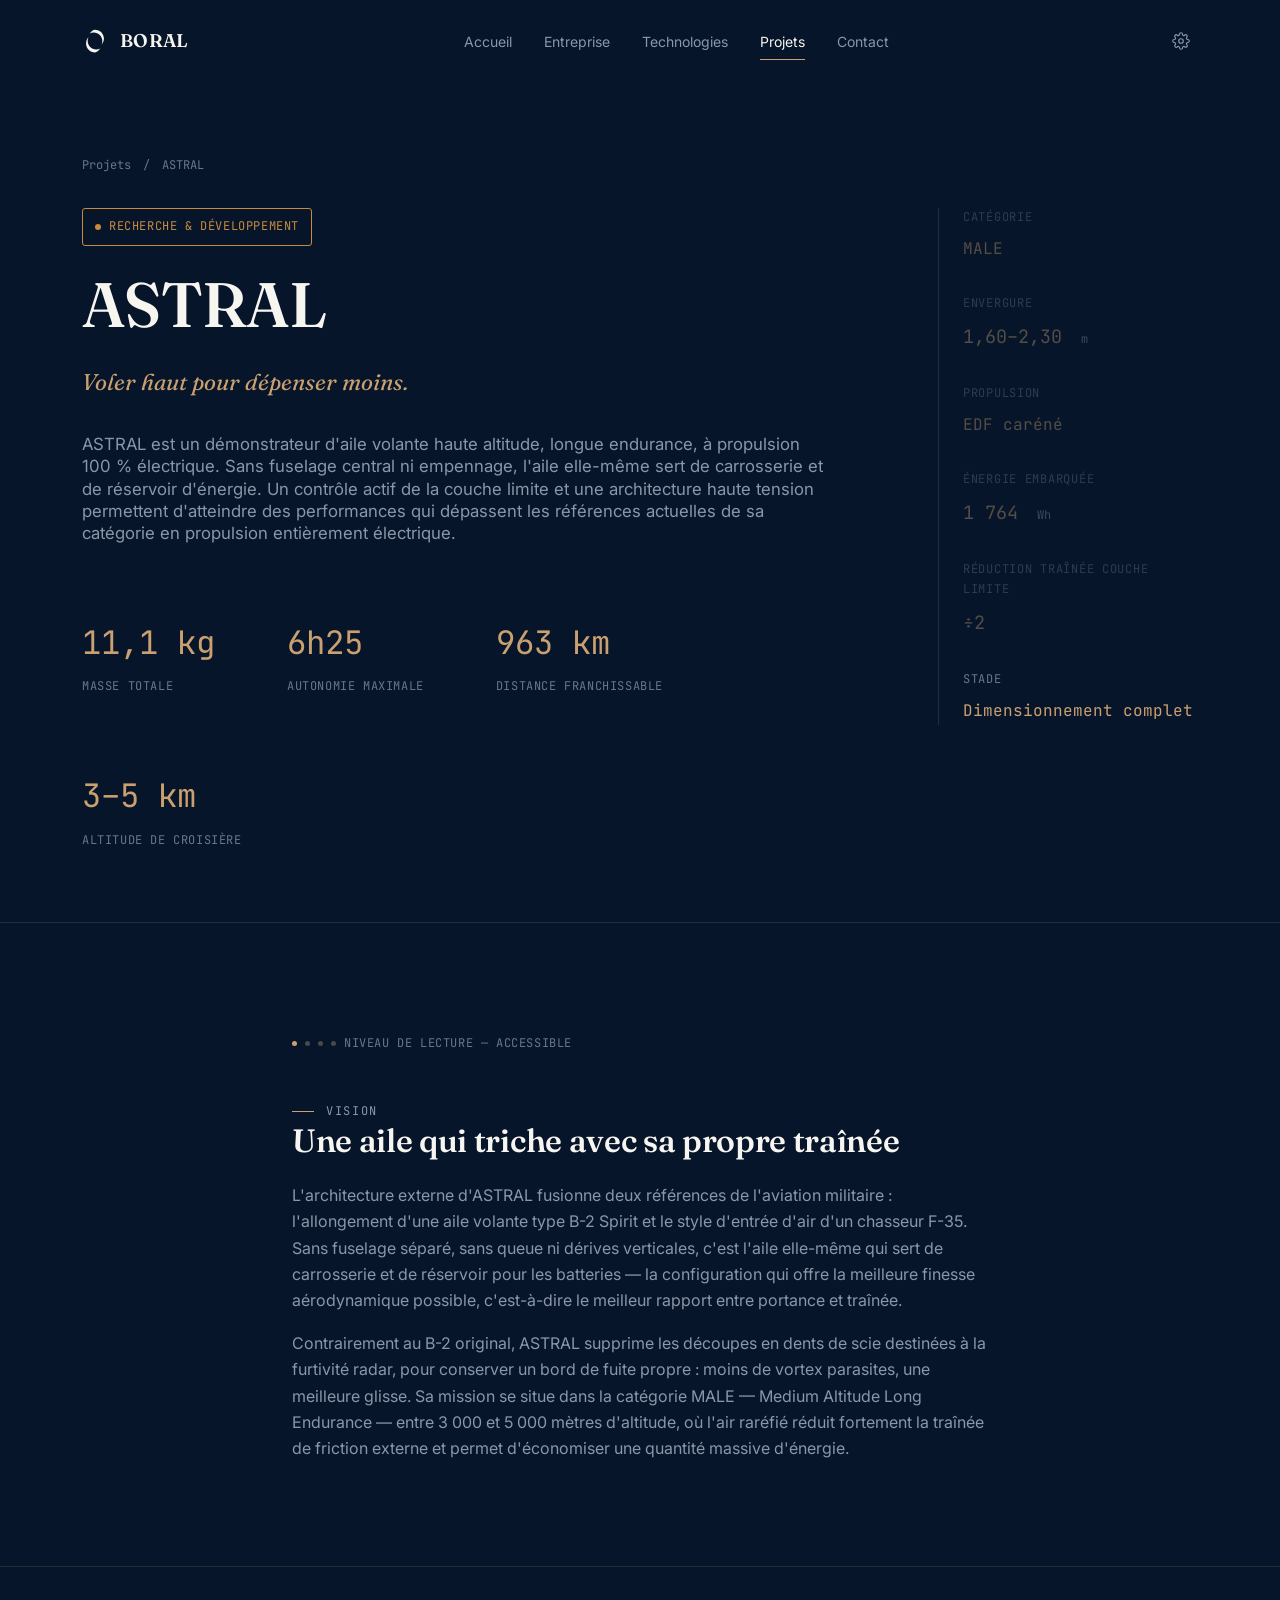
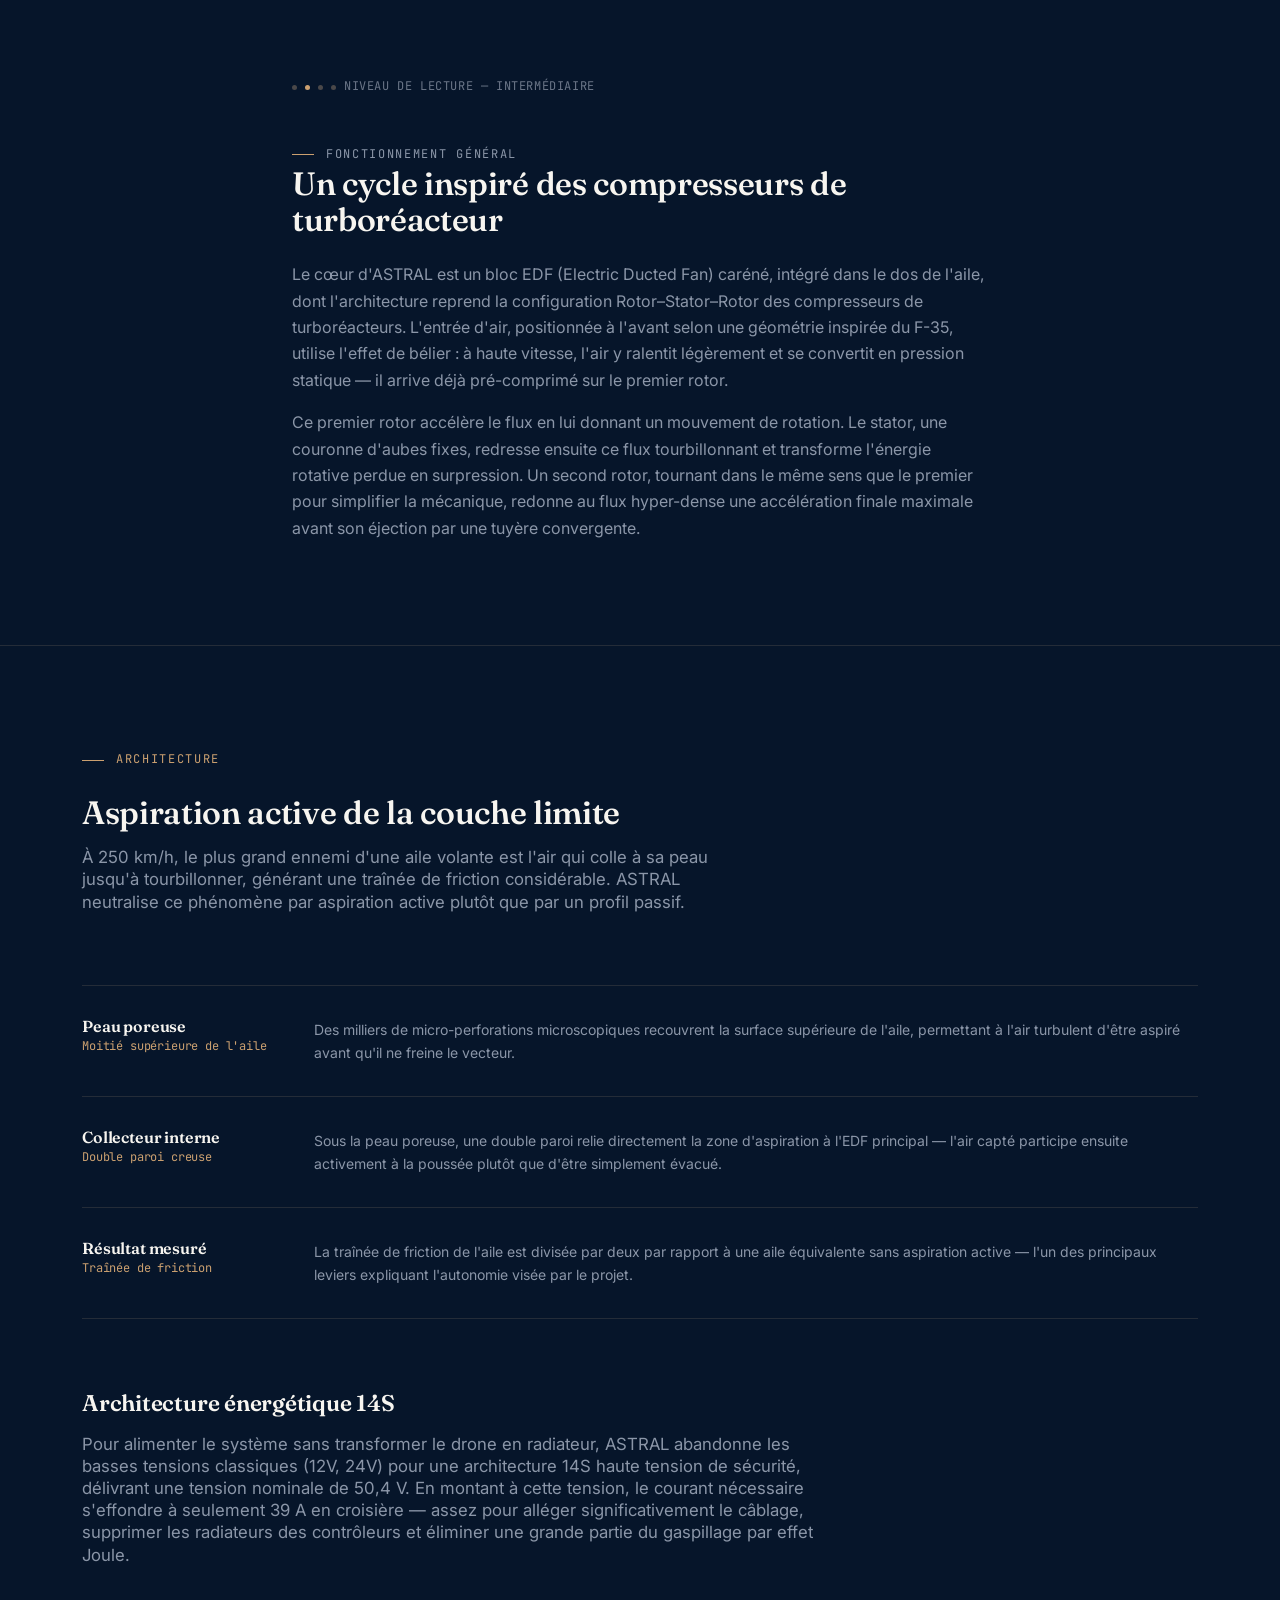
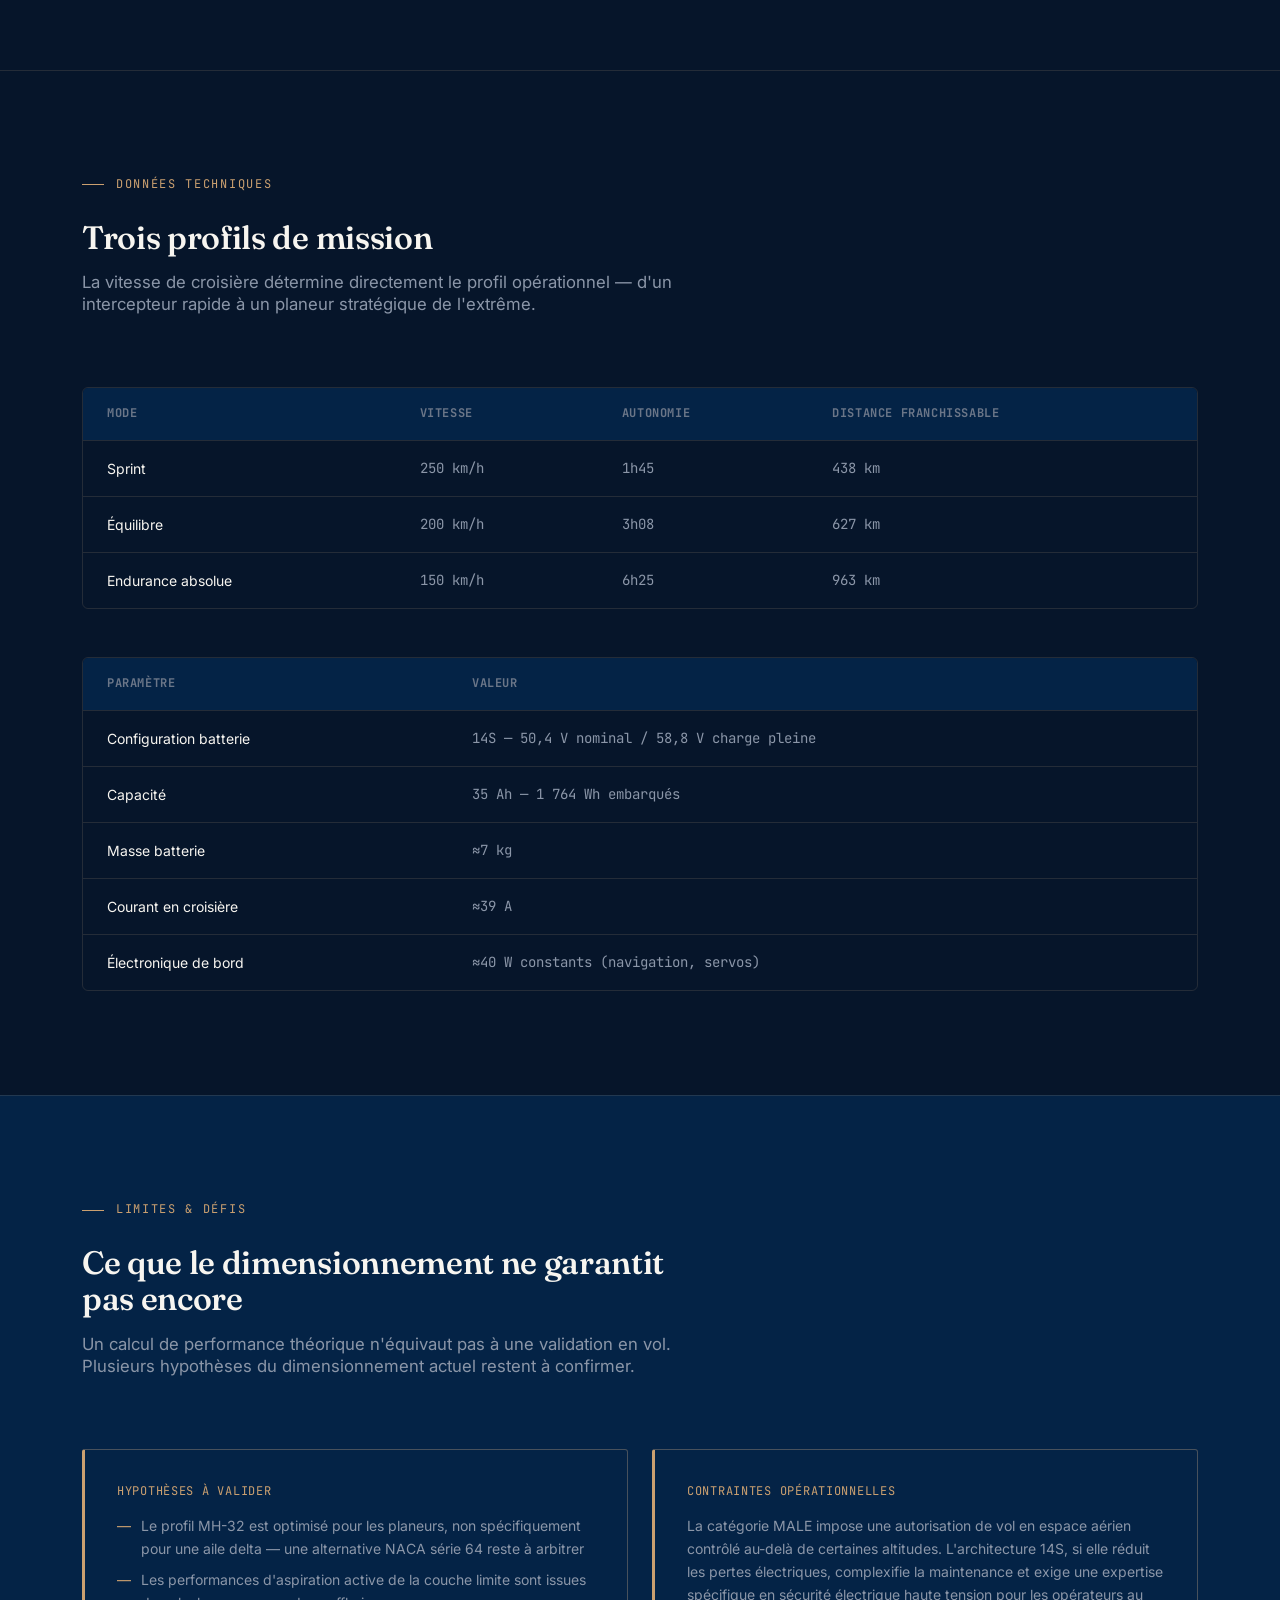
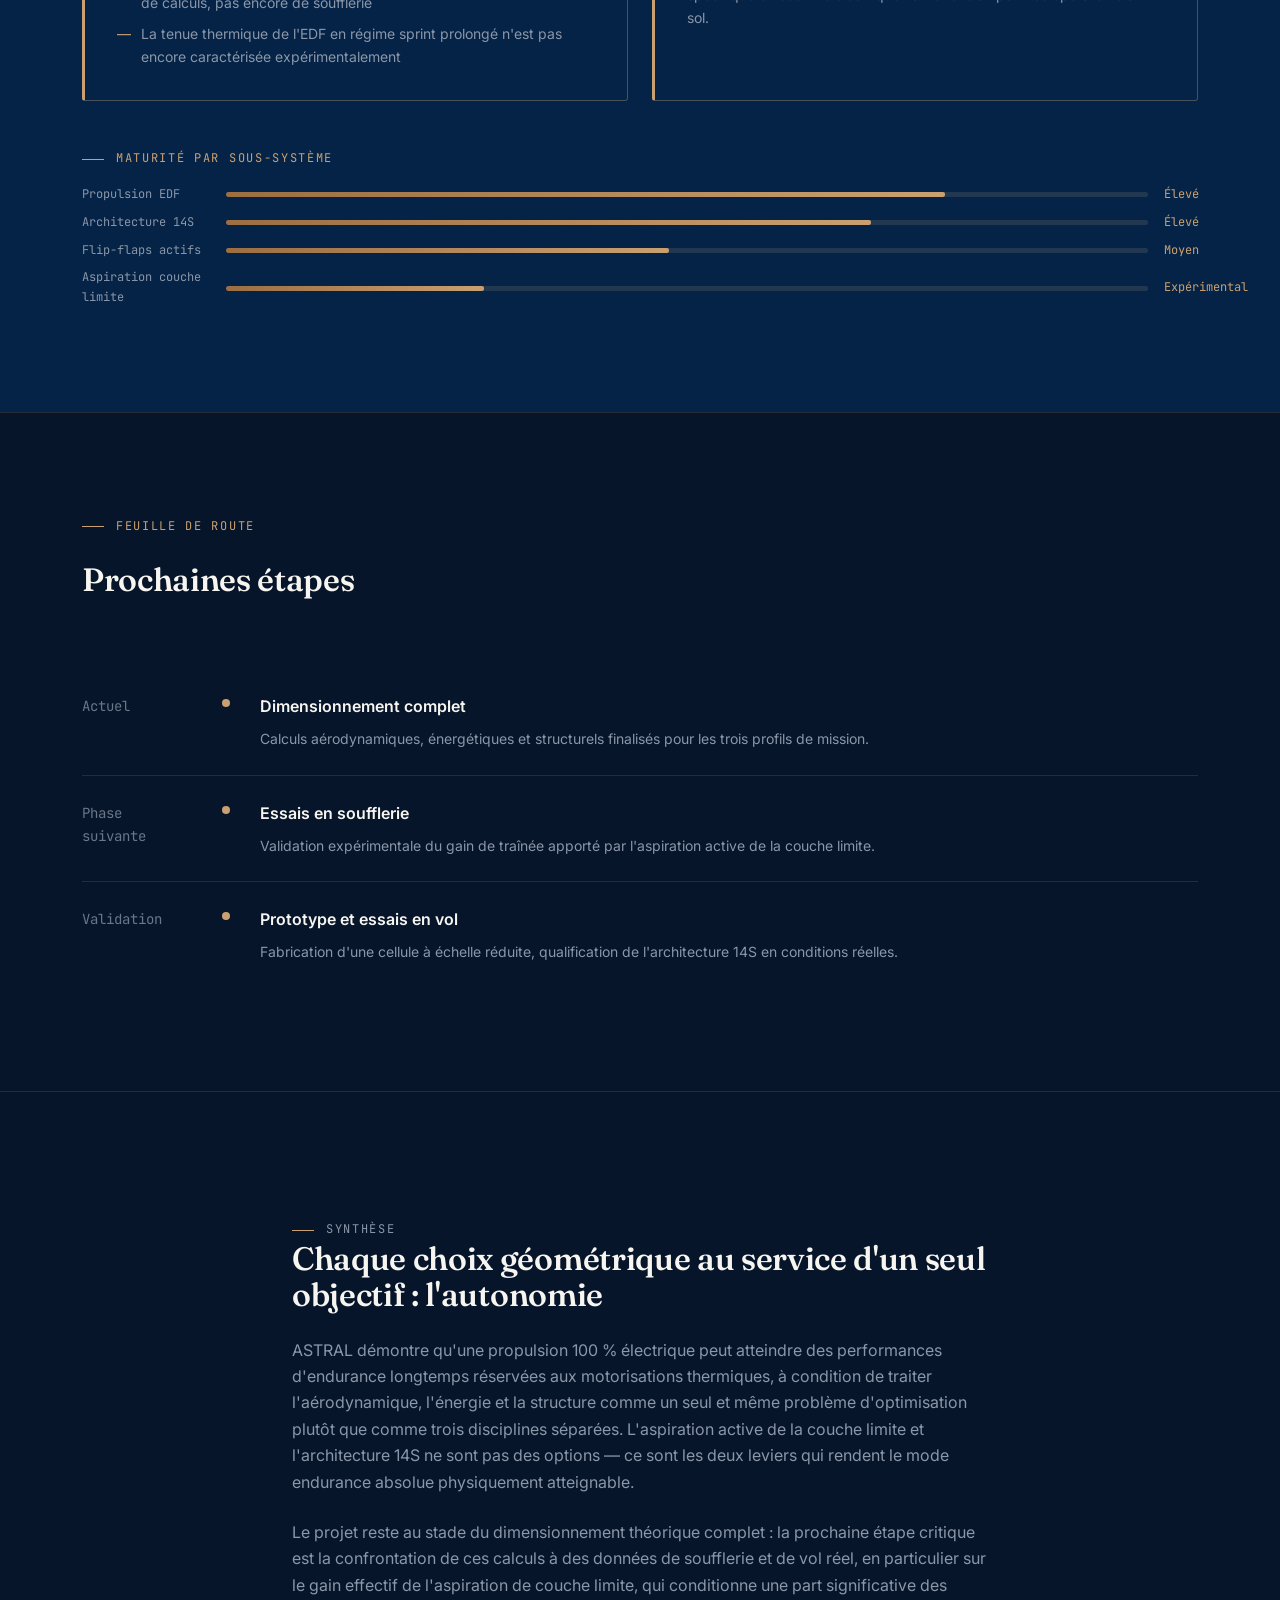
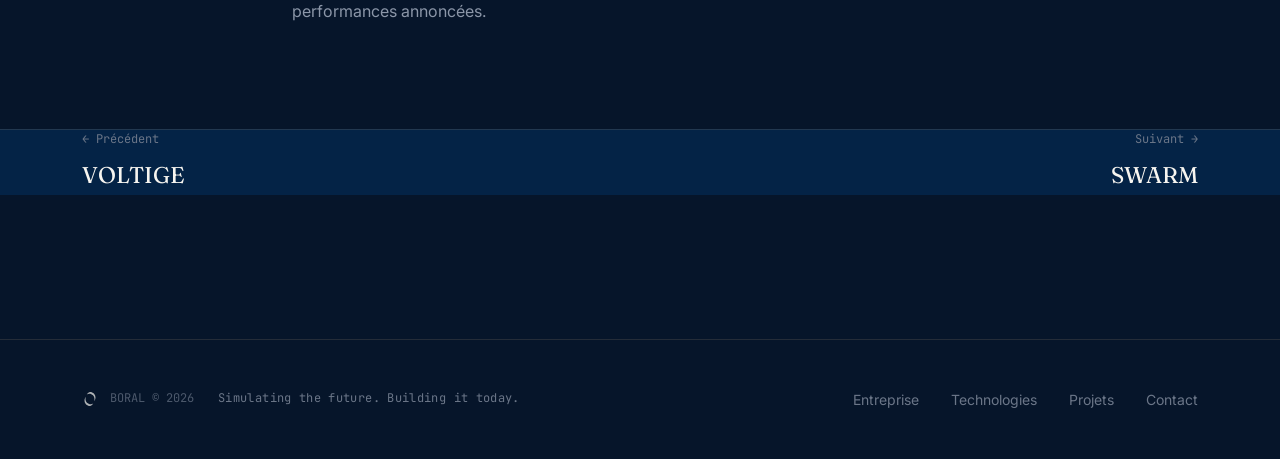
<file: astral.html>
<!DOCTYPE html>
<html lang="fr" data-theme="dark" data-motion="normal" data-fx="on">
<head>
<script src="brand.js"></script>
<meta charset="UTF-8">
<meta name="viewport" content="width=device-width, initial-scale=1.0">
<title>ASTRAL — Aile volante haute endurance — __BRAND__</title>
<meta name="description" content="ASTRAL est une aile volante 100% électrique de classe MALE, avec aspiration active de la couche limite. Plus de 6h d'autonomie et 963 km franchissables.">
<link rel="icon" href="favicon-32.png">
<link rel="preconnect" href="https://fonts.googleapis.com">
<link href="https://fonts.googleapis.com/css2?family=Fraunces:opsz,wght@9..144,400;9..144,500;9..144,560;9..144,600&family=Inter:wght@400;500;600&family=JetBrains+Mono:wght@400;500&display=swap" rel="stylesheet">
<link rel="stylesheet" href="tokens.css">
<link rel="stylesheet" href="base.css">
<link rel="stylesheet" href="components.css">
<link rel="stylesheet" href="animations.css">
<link rel="stylesheet" href="projet-detail.css">
</head>
<body>

<div class="thermal-halo" aria-hidden="true"></div>
<a class="skip-link" href="#main">Aller au contenu</a>

<header class="site-header">
  <div class="wrap">
    <a href="index.html" class="brand">
      <svg class="logo-mark" viewBox="0 0 64 64" xmlns="http://www.w3.org/2000/svg" role="img" aria-hidden="true"><path d="M 32 4 C 44.15 4 54 13.85 54 26 C 54 31.8 51.77 37.08 48.12 41 C 49.34 38.28 50 35.27 50 32.1 C 50 20.5 40.6 11.1 29 11.1 C 25.4 11.1 22 12.02 19.05 13.63 C 22.9 8.03 27.7 4 32 4 Z" fill="currentColor"/><path d="M 32 60 C 19.85 60 10 50.15 10 38 C 10 32.2 12.23 26.92 15.88 23 C 14.66 25.72 14 28.73 14 31.9 C 14 43.5 23.4 52.9 35 52.9 C 38.6 52.9 42 51.98 44.95 50.37 C 41.1 55.97 36.3 60 32 60 Z" fill="currentColor"/></svg>
      <span data-brand>BORAL</span>
    </a>
    <nav class="main-nav" aria-label="Navigation principale">
      <ul>
        <li><a href="index.html">Accueil</a></li>
        <li><a href="entreprise.html">Entreprise</a></li>
        <li><a href="technologies.html">Technologies</a></li>
        <li><a href="projets.html" aria-current="page">Projets</a></li>
        <li><a href="contact.html">Contact</a></li>
      </ul>
    </nav>
    <div class="header-tools">
      <button class="icon-btn settings-trigger" aria-expanded="false" aria-controls="settings-panel" aria-label="Réglages d'affichage">
        <svg viewBox="0 0 24 24" fill="none" stroke="currentColor" stroke-width="1.6"><circle cx="12" cy="12" r="3"/><path d="M19.4 15a1.65 1.65 0 00.33 1.82l.06.06a2 2 0 11-2.83 2.83l-.06-.06a1.65 1.65 0 00-1.82-.33 1.65 1.65 0 00-1 1.51V21a2 2 0 01-4 0v-.09A1.65 1.65 0 009 19.4a1.65 1.65 0 00-1.82.33l-.06.06a2 2 0 11-2.83-2.83l.06-.06A1.65 1.65 0 004.6 15a1.65 1.65 0 00-1.51-1H3a2 2 0 010-4h.09A1.65 1.65 0 004.6 9a1.65 1.65 0 00-.33-1.82l-.06-.06a2 2 0 112.83-2.83l.06.06A1.65 1.65 0 009 4.6a1.65 1.65 0 001-1.51V3a2 2 0 014 0v.09a1.65 1.65 0 001 1.51 1.65 1.65 0 001.82-.33l.06-.06a2 2 0 112.83 2.83l-.06.06A1.65 1.65 0 0019.4 9a1.65 1.65 0 001.51 1H21a2 2 0 010 4h-.09a1.65 1.65 0 00-1.51 1z"/></svg>
      </button>
      <button class="icon-btn nav-toggle" aria-expanded="false" aria-label="Ouvrir le menu">
        <svg viewBox="0 0 24 24" fill="none" stroke="currentColor" stroke-width="1.6"><line x1="3" y1="6" x2="21" y2="6"/><line x1="3" y1="12" x2="21" y2="12"/><line x1="3" y1="18" x2="21" y2="18"/></svg>
      </button>
    </div>
  </div>

  <div class="settings-panel" id="settings-panel">
    <div class="settings-panel-title">Affichage</div>
    <div class="settings-row">
      <div><div class="settings-row-label">Mode clair</div></div>
      <button class="switch" data-switch="theme" role="switch" aria-checked="false" aria-label="Activer le mode clair"></button>
    </div>
    <div class="settings-row">
      <div><div class="settings-row-label">Réduire les animations</div></div>
      <button class="switch" data-switch="motion" role="switch" aria-checked="false" aria-label="Réduire les animations"></button>
    </div>
    <div class="settings-row">
      <div>
        <div class="settings-row-label">Éléments 3D / effets</div>
        <div class="settings-row-desc">Désactive l'objet interactif et le halo</div>
      </div>
      <button class="switch" data-switch="fx" role="switch" aria-checked="true" aria-label="Activer les effets"></button>
    </div>
  </div>
</header>

<nav class="mobile-nav" aria-label="Navigation mobile">
  <ul>
    <li><a href="index.html">Accueil</a></li>
    <li><a href="entreprise.html">Entreprise</a></li>
    <li><a href="technologies.html">Technologies</a></li>
    <li><a href="projets.html">Projets</a></li>
    <li><a href="contact.html">Contact</a></li>
  </ul>
</nav>

<main id="main">

  <div class="proj-breadcrumb">
    <div class="wrap">
      <nav aria-label="Fil d'ariane">
        <a href="projets.html">Projets</a><span>/</span><span>ASTRAL</span>
      </nav>
    </div>
  </div>

  <!-- ============ HERO ============ -->
  <section class="proj-detail-hero">
    <div class="wrap project-body">
      <div>
        <div class="status-badge status-recherche">Recherche &amp; développement</div>
        <h1>ASTRAL</h1>
        <p class="proj-detail-tagline">Voler haut pour dépenser moins.</p>
        <p class="lead">ASTRAL est un démonstrateur d'aile volante haute altitude, longue endurance, à propulsion 100&nbsp;% électrique. Sans fuselage central ni empennage, l'aile elle-même sert de carrosserie et de réservoir d'énergie. Un contrôle actif de la couche limite et une architecture haute tension permettent d'atteindre des performances qui dépassent les références actuelles de sa catégorie en propulsion entièrement électrique.</p>

        <div class="proj-hero-stats">
          <div class="proj-hero-stat"><span class="proj-hero-stat-value">11,1 kg</span><span class="proj-hero-stat-label">Masse totale</span></div>
          <div class="proj-hero-stat"><span class="proj-hero-stat-value">6h25</span><span class="proj-hero-stat-label">Autonomie maximale</span></div>
          <div class="proj-hero-stat"><span class="proj-hero-stat-value">963 km</span><span class="proj-hero-stat-label">Distance franchissable</span></div>
          <div class="proj-hero-stat"><span class="proj-hero-stat-value">3–5 km</span><span class="proj-hero-stat-label">Altitude de croisière</span></div>
        </div>
      </div>
      <aside class="specs-rail">
        <div class="specs-rail-block" data-spec-for="vision"><span class="specs-rail-label">Catégorie</span><span class="specs-rail-value" style="font-size:1rem;">MALE</span></div>
        <div class="specs-rail-block" data-spec-for="fonctionnement"><span class="specs-rail-label">Envergure</span><span class="specs-rail-value">1,60–2,30 <small>m</small></span></div>
        <div class="specs-rail-block" data-spec-for="architecture"><span class="specs-rail-label">Propulsion</span><span class="specs-rail-value" style="font-size:1rem;">EDF caréné</span></div>
        <div class="specs-rail-block" data-spec-for="donnees"><span class="specs-rail-label">Énergie embarquée</span><span class="specs-rail-value">1 764 <small>Wh</small></span></div>
        <div class="specs-rail-block" data-spec-for="limites"><span class="specs-rail-label">Réduction traînée couche limite</span><span class="specs-rail-value">÷2</span></div>
        <div class="specs-rail-block" data-spec-for="timeline"><span class="specs-rail-label">Stade</span><span class="specs-rail-value" style="font-size:1rem;">Dimensionnement complet</span></div>
      </aside>
    </div>
  </section>

  <!-- ============ VISION (vulgarisé) ============ -->
  <section class="proj-section" data-spec-section="vision">
    <div class="wrap wrap-narrow proj-section-intro">
      <div class="reading-level"><span class="dot is-active"></span><span class="dot"></span><span class="dot"></span><span class="dot"></span> Niveau de lecture — accessible</div>
      <p class="eyebrow">Vision</p>
      <h2>Une aile qui triche avec sa propre traînée</h2>
      <p>L'architecture externe d'ASTRAL fusionne deux références de l'aviation militaire&nbsp;: l'allongement d'une aile volante type B-2 Spirit et le style d'entrée d'air d'un chasseur F-35. Sans fuselage séparé, sans queue ni dérives verticales, c'est l'aile elle-même qui sert de carrosserie et de réservoir pour les batteries — la configuration qui offre la meilleure finesse aérodynamique possible, c'est-à-dire le meilleur rapport entre portance et traînée.</p>
      <p>Contrairement au B-2 original, ASTRAL supprime les découpes en dents de scie destinées à la furtivité radar, pour conserver un bord de fuite propre&nbsp;: moins de vortex parasites, une meilleure glisse. Sa mission se situe dans la catégorie MALE — Medium Altitude Long Endurance — entre 3&nbsp;000 et 5&nbsp;000&nbsp;mètres d'altitude, où l'air raréfié réduit fortement la traînée de friction externe et permet d'économiser une quantité massive d'énergie.</p>
    </div>
  </section>

  <!-- ============ FONCTIONNEMENT — PROPULSION ============ -->
  <section class="proj-section" data-spec-section="fonctionnement">
    <div class="wrap wrap-narrow proj-section-intro">
      <div class="reading-level"><span class="dot"></span><span class="dot is-active"></span><span class="dot"></span><span class="dot"></span> Niveau de lecture — intermédiaire</div>
      <p class="eyebrow">Fonctionnement général</p>
      <h2>Un cycle inspiré des compresseurs de turboréacteur</h2>
      <p>Le cœur d'ASTRAL est un bloc EDF (Electric Ducted Fan) caréné, intégré dans le dos de l'aile, dont l'architecture reprend la configuration Rotor–Stator–Rotor des compresseurs de turboréacteurs. L'entrée d'air, positionnée à l'avant selon une géométrie inspirée du F-35, utilise l'effet de bélier&nbsp;: à haute vitesse, l'air y ralentit légèrement et se convertit en pression statique — il arrive déjà pré-comprimé sur le premier rotor.</p>
      <p>Ce premier rotor accélère le flux en lui donnant un mouvement de rotation. Le stator, une couronne d'aubes fixes, redresse ensuite ce flux tourbillonnant et transforme l'énergie rotative perdue en surpression. Un second rotor, tournant dans le même sens que le premier pour simplifier la mécanique, redonne au flux hyper-dense une accélération finale maximale avant son éjection par une tuyère convergente.</p>
    </div>
  </section>

  <!-- ============ ARCHITECTURE — COUCHE LIMITE + ÉNERGIE ============ -->
  <section class="proj-section" data-spec-section="architecture">
    <div class="wrap">
      <div class="section-head" data-reveal>
        <p class="eyebrow">Architecture</p>
        <h2>Aspiration active de la couche limite</h2>
        <p class="lead">À 250&nbsp;km/h, le plus grand ennemi d'une aile volante est l'air qui colle à sa peau jusqu'à tourbillonner, générant une traînée de friction considérable. ASTRAL neutralise ce phénomène par aspiration active plutôt que par un profil passif.</p>
      </div>
      <div class="arch-list" data-reveal>
        <div class="arch-item">
          <h3>Peau poreuse<span class="mono">Moitié supérieure de l'aile</span></h3>
          <p>Des milliers de micro-perforations microscopiques recouvrent la surface supérieure de l'aile, permettant à l'air turbulent d'être aspiré avant qu'il ne freine le vecteur.</p>
        </div>
        <div class="arch-item">
          <h3>Collecteur interne<span class="mono">Double paroi creuse</span></h3>
          <p>Sous la peau poreuse, une double paroi relie directement la zone d'aspiration à l'EDF principal — l'air capté participe ensuite activement à la poussée plutôt que d'être simplement évacué.</p>
        </div>
        <div class="arch-item">
          <h3>Résultat mesuré<span class="mono">Traînée de friction</span></h3>
          <p>La traînée de friction de l'aile est divisée par deux par rapport à une aile équivalente sans aspiration active — l'un des principaux leviers expliquant l'autonomie visée par le projet.</p>
        </div>
      </div>

      <h3 style="margin-top:var(--space-8);">Architecture énergétique 14S</h3>
      <p class="lead" style="margin-top:var(--space-4);max-width:68ch;">Pour alimenter le système sans transformer le drone en radiateur, ASTRAL abandonne les basses tensions classiques (12V, 24V) pour une architecture 14S haute tension de sécurité, délivrant une tension nominale de 50,4&nbsp;V. En montant à cette tension, le courant nécessaire s'effondre à seulement 39&nbsp;A en croisière — assez pour alléger significativement le câblage, supprimer les radiateurs des contrôleurs et éliminer une grande partie du gaspillage par effet Joule.</p>
    </div>
  </section>

  <!-- ============ DONNÉES TECHNIQUES — PERFORMANCES ============ -->
  <section class="proj-section" data-spec-section="donnees">
    <div class="wrap">
      <div class="section-head" data-reveal>
        <p class="eyebrow">Données techniques</p>
        <h2>Trois profils de mission</h2>
        <p class="lead">La vitesse de croisière détermine directement le profil opérationnel — d'un intercepteur rapide à un planeur stratégique de l'extrême.</p>
      </div>
      <div class="data-table-wrap" data-reveal>
        <table class="data-table">
          <thead><tr><th>Mode</th><th>Vitesse</th><th>Autonomie</th><th>Distance franchissable</th></tr></thead>
          <tbody>
            <tr><td>Sprint</td><td>250 km/h</td><td>1h45</td><td>438 km</td></tr>
            <tr><td>Équilibre</td><td>200 km/h</td><td>3h08</td><td>627 km</td></tr>
            <tr><td>Endurance absolue</td><td>150 km/h</td><td>6h25</td><td>963 km</td></tr>
          </tbody>
        </table>
      </div>

      <div class="data-table-wrap" data-reveal style="margin-top:var(--space-7);">
        <table class="data-table">
          <thead><tr><th>Paramètre</th><th>Valeur</th></tr></thead>
          <tbody>
            <tr><td>Configuration batterie</td><td>14S — 50,4 V nominal / 58,8 V charge pleine</td></tr>
            <tr><td>Capacité</td><td>35 Ah — 1 764 Wh embarqués</td></tr>
            <tr><td>Masse batterie</td><td>≈7 kg</td></tr>
            <tr><td>Courant en croisière</td><td>≈39 A</td></tr>
            <tr><td>Électronique de bord</td><td>≈40 W constants (navigation, servos)</td></tr>
          </tbody>
        </table>
      </div>
    </div>
  </section>

  <!-- ============ LIMITES & DÉFIS ============ -->
  <section class="proj-section limits-section" data-spec-section="limites">
    <div class="wrap">
      <div class="section-head" data-reveal>
        <p class="eyebrow">Limites &amp; défis</p>
        <h2>Ce que le dimensionnement ne garantit pas encore</h2>
        <p class="lead">Un calcul de performance théorique n'équivaut pas à une validation en vol. Plusieurs hypothèses du dimensionnement actuel restent à confirmer.</p>
      </div>
      <div class="limits-grid" data-reveal>
        <div class="callout">
          <div class="callout-title">Hypothèses à valider</div>
          <ul>
            <li>Le profil MH-32 est optimisé pour les planeurs, non spécifiquement pour une aile delta — une alternative NACA série 64 reste à arbitrer</li>
            <li>Les performances d'aspiration active de la couche limite sont issues de calculs, pas encore de soufflerie</li>
            <li>La tenue thermique de l'EDF en régime sprint prolongé n'est pas encore caractérisée expérimentalement</li>
          </ul>
        </div>
        <div class="callout">
          <div class="callout-title">Contraintes opérationnelles</div>
          <p>La catégorie MALE impose une autorisation de vol en espace aérien contrôlé au-delà de certaines altitudes. L'architecture 14S, si elle réduit les pertes électriques, complexifie la maintenance et exige une expertise spécifique en sécurité électrique haute tension pour les opérateurs au sol.</p>
        </div>
      </div>

      <div style="margin-top:var(--space-7);" data-reveal>
        <p class="eyebrow" style="margin-bottom:var(--space-4);">Maturité par sous-système</p>
        <div class="trl-gauge">
          <div class="trl-gauge-row"><span class="trl-gauge-label">Propulsion EDF</span><div class="trl-gauge-track"><div class="trl-gauge-fill" style="--fill:78%"></div></div><span class="trl-gauge-value">Élevé</span></div>
          <div class="trl-gauge-row"><span class="trl-gauge-label">Architecture 14S</span><div class="trl-gauge-track"><div class="trl-gauge-fill" style="--fill:70%"></div></div><span class="trl-gauge-value">Élevé</span></div>
          <div class="trl-gauge-row"><span class="trl-gauge-label">Flip-flaps actifs</span><div class="trl-gauge-track"><div class="trl-gauge-fill" style="--fill:48%"></div></div><span class="trl-gauge-value">Moyen</span></div>
          <div class="trl-gauge-row"><span class="trl-gauge-label">Aspiration couche limite</span><div class="trl-gauge-track"><div class="trl-gauge-fill" style="--fill:28%"></div></div><span class="trl-gauge-value">Expérimental</span></div>
        </div>
      </div>
    </div>
  </section>

  <!-- ============ TIMELINE ============ -->
  <section class="proj-section" data-spec-section="timeline">
    <div class="wrap">
      <div class="section-head" data-reveal>
        <p class="eyebrow">Feuille de route</p>
        <h2>Prochaines étapes</h2>
      </div>
      <div class="timeline" data-reveal>
        <div class="timeline-item">
          <span class="timeline-date mono">Actuel</span>
          <span class="timeline-marker"></span>
          <div class="timeline-content"><h4>Dimensionnement complet</h4><p>Calculs aérodynamiques, énergétiques et structurels finalisés pour les trois profils de mission.</p></div>
        </div>
        <div class="timeline-item">
          <span class="timeline-date mono">Phase suivante</span>
          <span class="timeline-marker"></span>
          <div class="timeline-content"><h4>Essais en soufflerie</h4><p>Validation expérimentale du gain de traînée apporté par l'aspiration active de la couche limite.</p></div>
        </div>
        <div class="timeline-item">
          <span class="timeline-date mono">Validation</span>
          <span class="timeline-marker"></span>
          <div class="timeline-content"><h4>Prototype et essais en vol</h4><p>Fabrication d'une cellule à échelle réduite, qualification de l'architecture 14S en conditions réelles.</p></div>
        </div>
      </div>
    </div>
  </section>

  <!-- ============ CONCLUSION ============ -->
  <section class="proj-section proj-conclusion">
    <div class="wrap wrap-narrow">
      <p class="eyebrow" data-reveal>Synthèse</p>
      <h2 data-reveal>Chaque choix géométrique au service d'un seul objectif&nbsp;: l'autonomie</h2>
      <div data-reveal>
        <p>ASTRAL démontre qu'une propulsion 100&nbsp;% électrique peut atteindre des performances d'endurance longtemps réservées aux motorisations thermiques, à condition de traiter l'aérodynamique, l'énergie et la structure comme un seul et même problème d'optimisation plutôt que comme trois disciplines séparées. L'aspiration active de la couche limite et l'architecture 14S ne sont pas des options — ce sont les deux leviers qui rendent le mode endurance absolue physiquement atteignable.</p>
        <p>Le projet reste au stade du dimensionnement théorique complet&nbsp;: la prochaine étape critique est la confrontation de ces calculs à des données de soufflerie et de vol réel, en particulier sur le gain effectif de l'aspiration de couche limite, qui conditionne une part significative des performances annoncées.</p>
      </div>
    </div>
  </section>

</main>

<nav class="proj-nav">
  <div class="wrap">
    <a href="voltige.html" class="proj-nav-link"><span class="mono">← Précédent</span><span>VOLTIGE</span></a>
    <a href="swarm.html" class="proj-nav-link next"><span class="mono">Suivant →</span><span>SWARM</span></a>
  </div>
</nav>

<footer class="site-footer">
  <div class="wrap">
    <div class="footer-left">
      <div class="footer-mark">
        <svg class="logo-mark" viewBox="0 0 64 64" xmlns="http://www.w3.org/2000/svg" role="img" aria-hidden="true"><path d="M 32 4 C 44.15 4 54 13.85 54 26 C 54 31.8 51.77 37.08 48.12 41 C 49.34 38.28 50 35.27 50 32.1 C 50 20.5 40.6 11.1 29 11.1 C 25.4 11.1 22 12.02 19.05 13.63 C 22.9 8.03 27.7 4 32 4 Z" fill="currentColor"/><path d="M 32 60 C 19.85 60 10 50.15 10 38 C 10 32.2 12.23 26.92 15.88 23 C 14.66 25.72 14 28.73 14 31.9 C 14 43.5 23.4 52.9 35 52.9 C 38.6 52.9 42 51.98 44.95 50.37 C 41.1 55.97 36.3 60 32 60 Z" fill="currentColor"/></svg>
        <span><span data-brand>BORAL</span> © <span data-year></span></span>
      </div>
      <p class="footer-tagline">Simulating the future. Building it today.</p>
    </div>
    <nav class="footer-nav" aria-label="Navigation de pied de page">
      <a href="entreprise.html">Entreprise</a>
      <a href="technologies.html">Technologies</a>
      <a href="projets.html">Projets</a>
      <a href="contact.html">Contact</a>
    </nav>
  </div>
</footer>

<script src="main.js"></script>
<script src="scroll-reveal.js"></script>
<script src="specs-rail.js"></script>
</body>
</html>
</file>
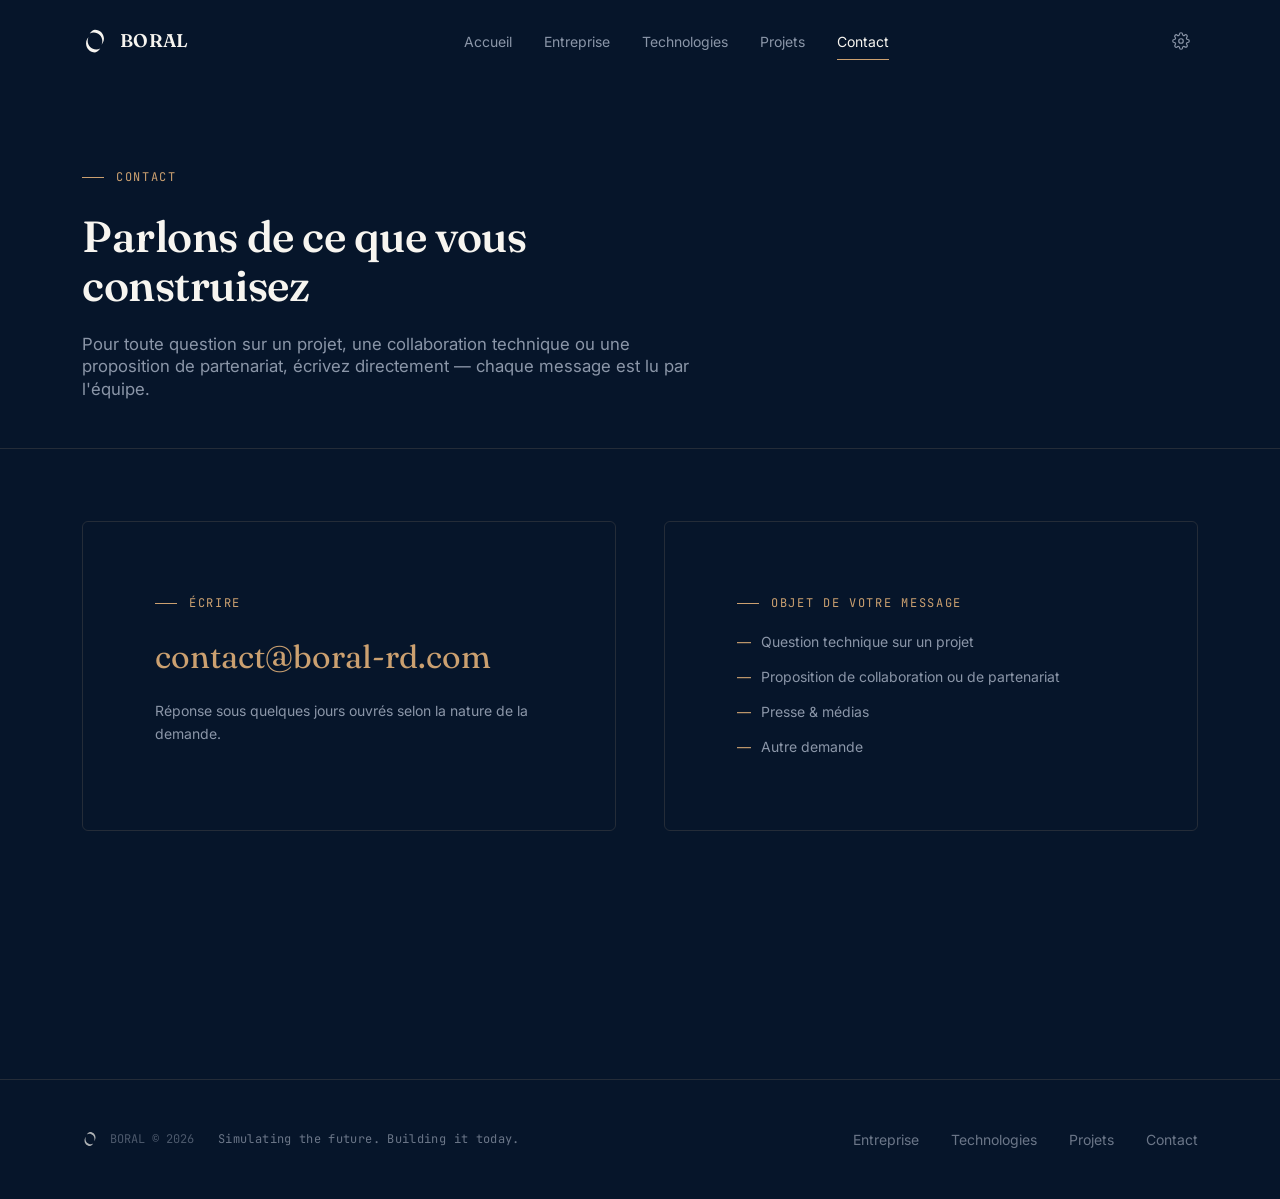
<file: contact.html>
<!DOCTYPE html>
<html lang="fr" data-theme="dark" data-motion="normal" data-fx="on">
<head>
<script src="brand.js"></script>
<meta charset="UTF-8">
<meta name="viewport" content="width=device-width, initial-scale=1.0">
<title>Contact — __BRAND__</title>
<meta name="description" data-brand-attr="content" content="Entrer en contact avec __BRAND__.">
<link rel="icon" href="favicon-32.png">
<link rel="preconnect" href="https://fonts.googleapis.com">
<link href="https://fonts.googleapis.com/css2?family=Fraunces:opsz,wght@9..144,400;9..144,500;9..144,560;9..144,600&family=Inter:wght@400;500;600&family=JetBrains+Mono:wght@400;500&display=swap" rel="stylesheet">
<link rel="stylesheet" href="tokens.css">
<link rel="stylesheet" href="base.css">
<link rel="stylesheet" href="components.css">
<link rel="stylesheet" href="animations.css">
<link rel="stylesheet" href="contact.css">
</head>
<body>

<div class="thermal-halo" aria-hidden="true"></div>
<a class="skip-link" href="#main">Aller au contenu</a>

<header class="site-header">
  <div class="wrap">
    <a href="index.html" class="brand"><svg class="logo-mark" viewBox="0 0 64 64" xmlns="http://www.w3.org/2000/svg" role="img" aria-hidden="true"><path d="M 32 4 C 44.15 4 54 13.85 54 26 C 54 31.8 51.77 37.08 48.12 41 C 49.34 38.28 50 35.27 50 32.1 C 50 20.5 40.6 11.1 29 11.1 C 25.4 11.1 22 12.02 19.05 13.63 C 22.9 8.03 27.7 4 32 4 Z" fill="currentColor"/><path d="M 32 60 C 19.85 60 10 50.15 10 38 C 10 32.2 12.23 26.92 15.88 23 C 14.66 25.72 14 28.73 14 31.9 C 14 43.5 23.4 52.9 35 52.9 C 38.6 52.9 42 51.98 44.95 50.37 C 41.1 55.97 36.3 60 32 60 Z" fill="currentColor"/></svg><span data-brand>BORAL</span></a>
    <nav class="main-nav" aria-label="Navigation principale">
      <ul>
        <li><a href="index.html">Accueil</a></li>
        <li><a href="entreprise.html">Entreprise</a></li>
        <li><a href="technologies.html">Technologies</a></li>
        <li><a href="projets.html">Projets</a></li>
        <li><a href="contact.html" aria-current="page">Contact</a></li>
      </ul>
    </nav>
    <div class="header-tools">
      <button class="icon-btn settings-trigger" aria-expanded="false" aria-controls="settings-panel" aria-label="Réglages d'affichage">
        <svg viewBox="0 0 24 24" fill="none" stroke="currentColor" stroke-width="1.6"><circle cx="12" cy="12" r="3"/><path d="M19.4 15a1.65 1.65 0 00.33 1.82l.06.06a2 2 0 11-2.83 2.83l-.06-.06a1.65 1.65 0 00-1.82-.33 1.65 1.65 0 00-1 1.51V21a2 2 0 01-4 0v-.09A1.65 1.65 0 009 19.4a1.65 1.65 0 00-1.82.33l-.06.06a2 2 0 11-2.83-2.83l.06-.06A1.65 1.65 0 004.6 15a1.65 1.65 0 00-1.51-1H3a2 2 0 010-4h.09A1.65 1.65 0 004.6 9a1.65 1.65 0 00-.33-1.82l-.06-.06a2 2 0 112.83-2.83l.06.06A1.65 1.65 0 009 4.6a1.65 1.65 0 001-1.51V3a2 2 0 014 0v.09a1.65 1.65 0 001 1.51 1.65 1.65 0 001.82-.33l.06-.06a2 2 0 112.83 2.83l-.06.06A1.65 1.65 0 0019.4 9a1.65 1.65 0 001.51 1H21a2 2 0 010 4h-.09a1.65 1.65 0 00-1.51 1z"/></svg>
      </button>
      <button class="icon-btn nav-toggle" aria-expanded="false" aria-label="Ouvrir le menu">
        <svg viewBox="0 0 24 24" fill="none" stroke="currentColor" stroke-width="1.6"><line x1="3" y1="6" x2="21" y2="6"/><line x1="3" y1="12" x2="21" y2="12"/><line x1="3" y1="18" x2="21" y2="18"/></svg>
      </button>
    </div>
  </div>
  <div class="settings-panel" id="settings-panel">
    <div class="settings-panel-title">Affichage</div>
    <div class="settings-row"><div><div class="settings-row-label">Mode clair</div></div><button class="switch" data-switch="theme" role="switch" aria-checked="false" aria-label="Activer le mode clair"></button></div>
    <div class="settings-row"><div><div class="settings-row-label">Réduire les animations</div></div><button class="switch" data-switch="motion" role="switch" aria-checked="false" aria-label="Réduire les animations"></button></div>
    <div class="settings-row"><div><div class="settings-row-label">Éléments 3D / effets</div><div class="settings-row-desc">Désactive l'objet interactif et le halo</div></div><button class="switch" data-switch="fx" role="switch" aria-checked="true" aria-label="Activer les effets"></button></div>
  </div>
</header>

<nav class="mobile-nav" aria-label="Navigation mobile">
  <ul>
    <li><a href="index.html">Accueil</a></li>
    <li><a href="entreprise.html">Entreprise</a></li>
    <li><a href="technologies.html">Technologies</a></li>
    <li><a href="projets.html">Projets</a></li>
    <li><a href="contact.html">Contact</a></li>
  </ul>
</nav>

<main id="main">
  <section class="contact-hero">
    <div class="wrap">
      <p class="eyebrow hero-anim-1">Contact</p>
      <h1 class="hero-anim-2">Parlons de ce que vous construisez</h1>
      <p class="lead hero-anim-3">Pour toute question sur un projet, une collaboration technique ou une proposition de partenariat, écrivez directement — chaque message est lu par l'équipe.</p>
    </div>
  </section>

  <section class="contact-body">
    <div class="wrap">
      <div class="contact-grid">
        <div class="contact-card" data-reveal>
          <span class="eyebrow">Écrire</span>
          <a href="mailto:contact@boral-rd.com" class="contact-email" data-brand-email>contact@boral-rd.com</a>
          <p>Réponse sous quelques jours ouvrés selon la nature de la demande.</p>
        </div>
        <div class="contact-card" data-reveal>
          <span class="eyebrow">Objet de votre message</span>
          <ul class="contact-list">
            <li>Question technique sur un projet</li>
            <li>Proposition de collaboration ou de partenariat</li>
            <li>Presse &amp; médias</li>
            <li>Autre demande</li>
          </ul>
        </div>
      </div>
    </div>
  </section>
</main>

<footer class="site-footer">
  <div class="wrap">
    <div class="footer-left">
      <div class="footer-mark"><svg class="logo-mark" viewBox="0 0 64 64" xmlns="http://www.w3.org/2000/svg" role="img" aria-hidden="true"><path d="M 32 4 C 44.15 4 54 13.85 54 26 C 54 31.8 51.77 37.08 48.12 41 C 49.34 38.28 50 35.27 50 32.1 C 50 20.5 40.6 11.1 29 11.1 C 25.4 11.1 22 12.02 19.05 13.63 C 22.9 8.03 27.7 4 32 4 Z" fill="currentColor"/><path d="M 32 60 C 19.85 60 10 50.15 10 38 C 10 32.2 12.23 26.92 15.88 23 C 14.66 25.72 14 28.73 14 31.9 C 14 43.5 23.4 52.9 35 52.9 C 38.6 52.9 42 51.98 44.95 50.37 C 41.1 55.97 36.3 60 32 60 Z" fill="currentColor"/></svg><span><span data-brand>BORAL</span> © <span data-year></span></span></div>
      <p class="footer-tagline">Simulating the future. Building it today.</p>
    </div>
    <nav class="footer-nav" aria-label="Navigation de pied de page">
      <a href="entreprise.html">Entreprise</a>
      <a href="technologies.html">Technologies</a>
      <a href="projets.html">Projets</a>
      <a href="contact.html">Contact</a>
    </nav>
  </div>
</footer>

<script src="main.js"></script>
<script src="scroll-reveal.js"></script>
</body>
</html>
</file>
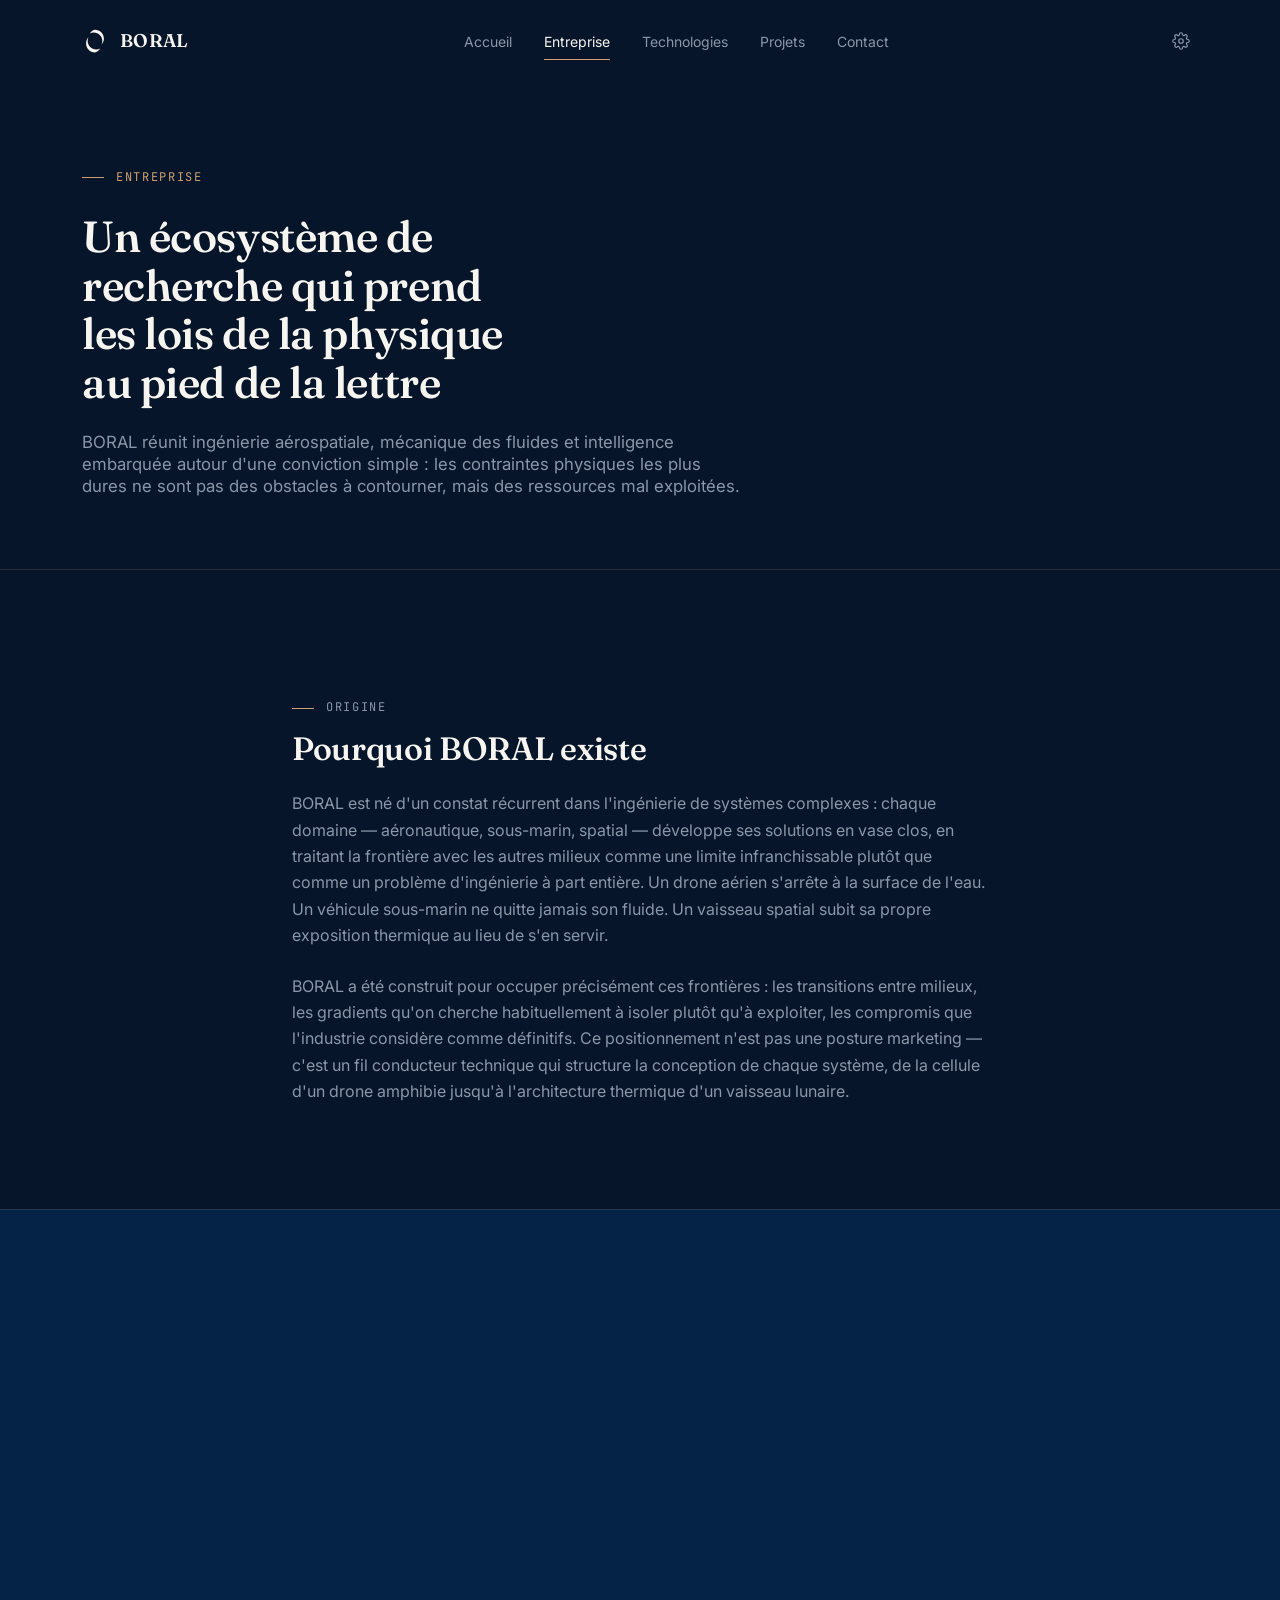
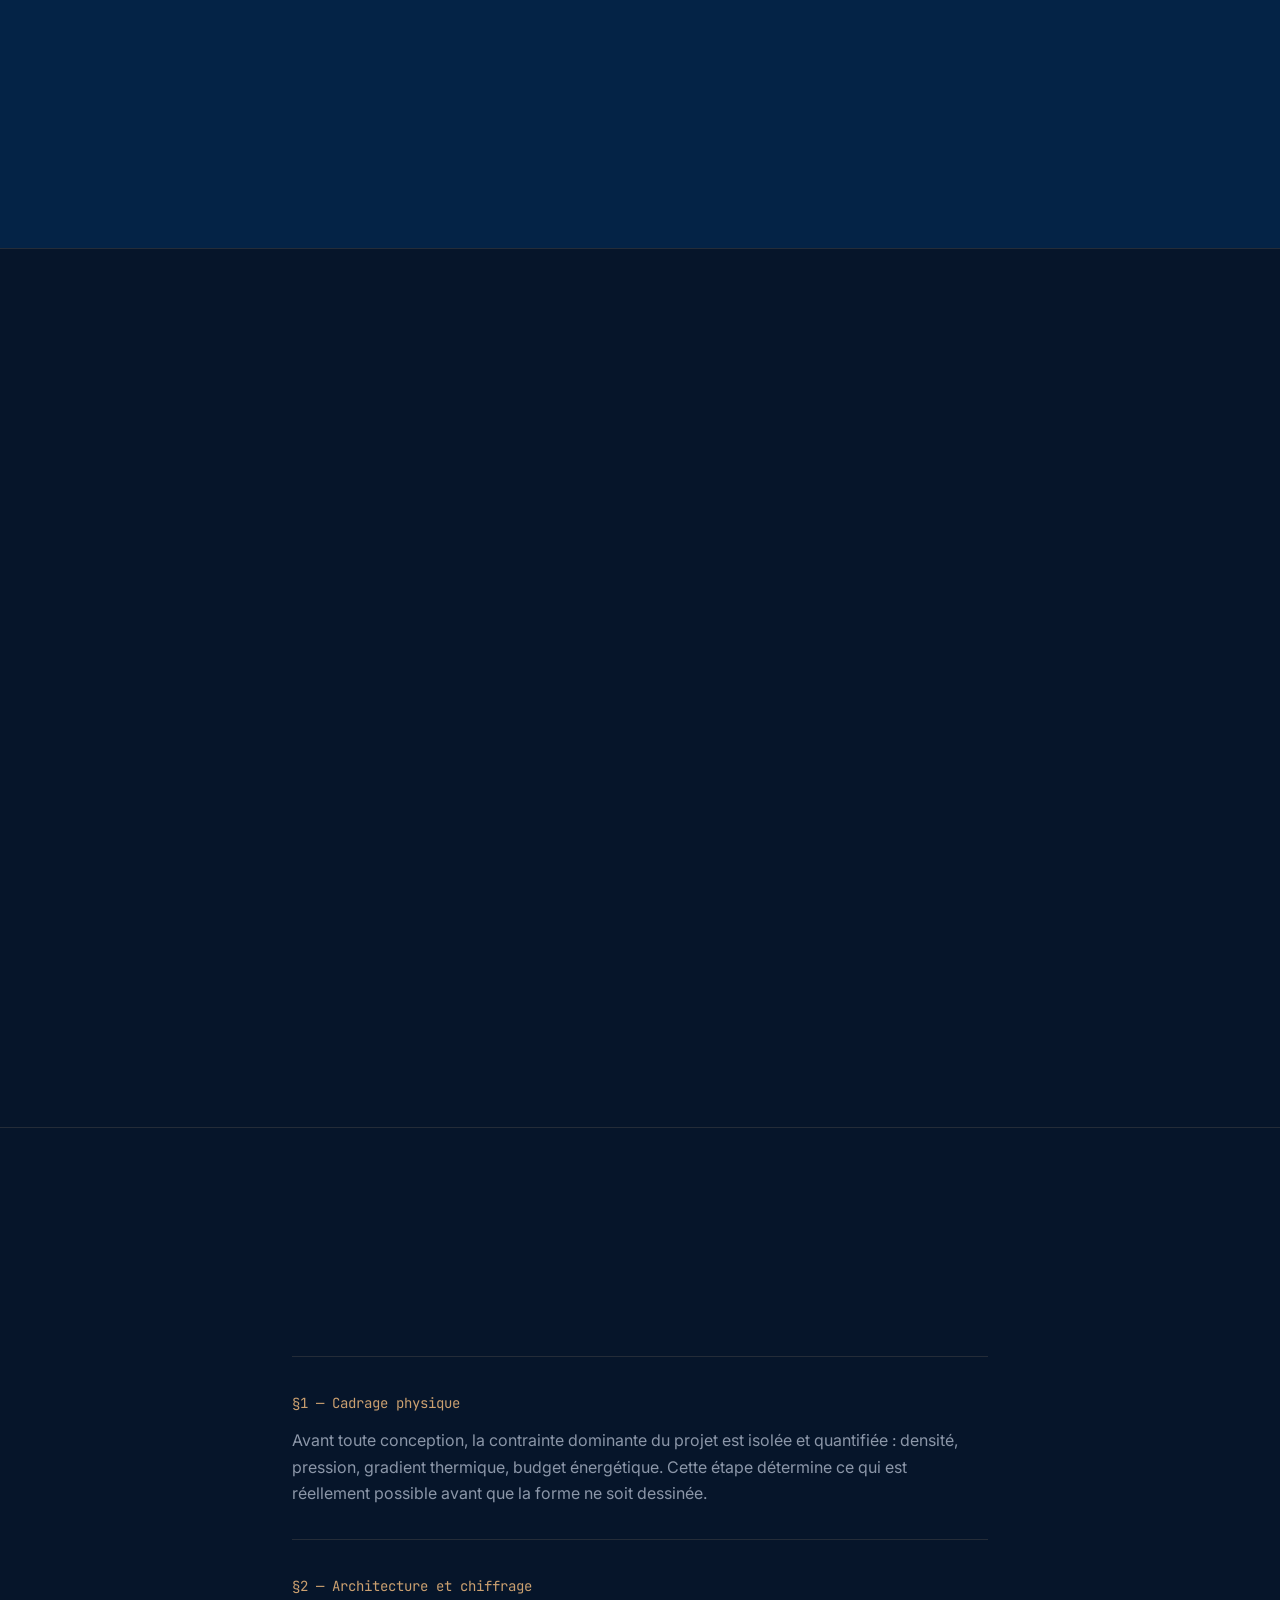
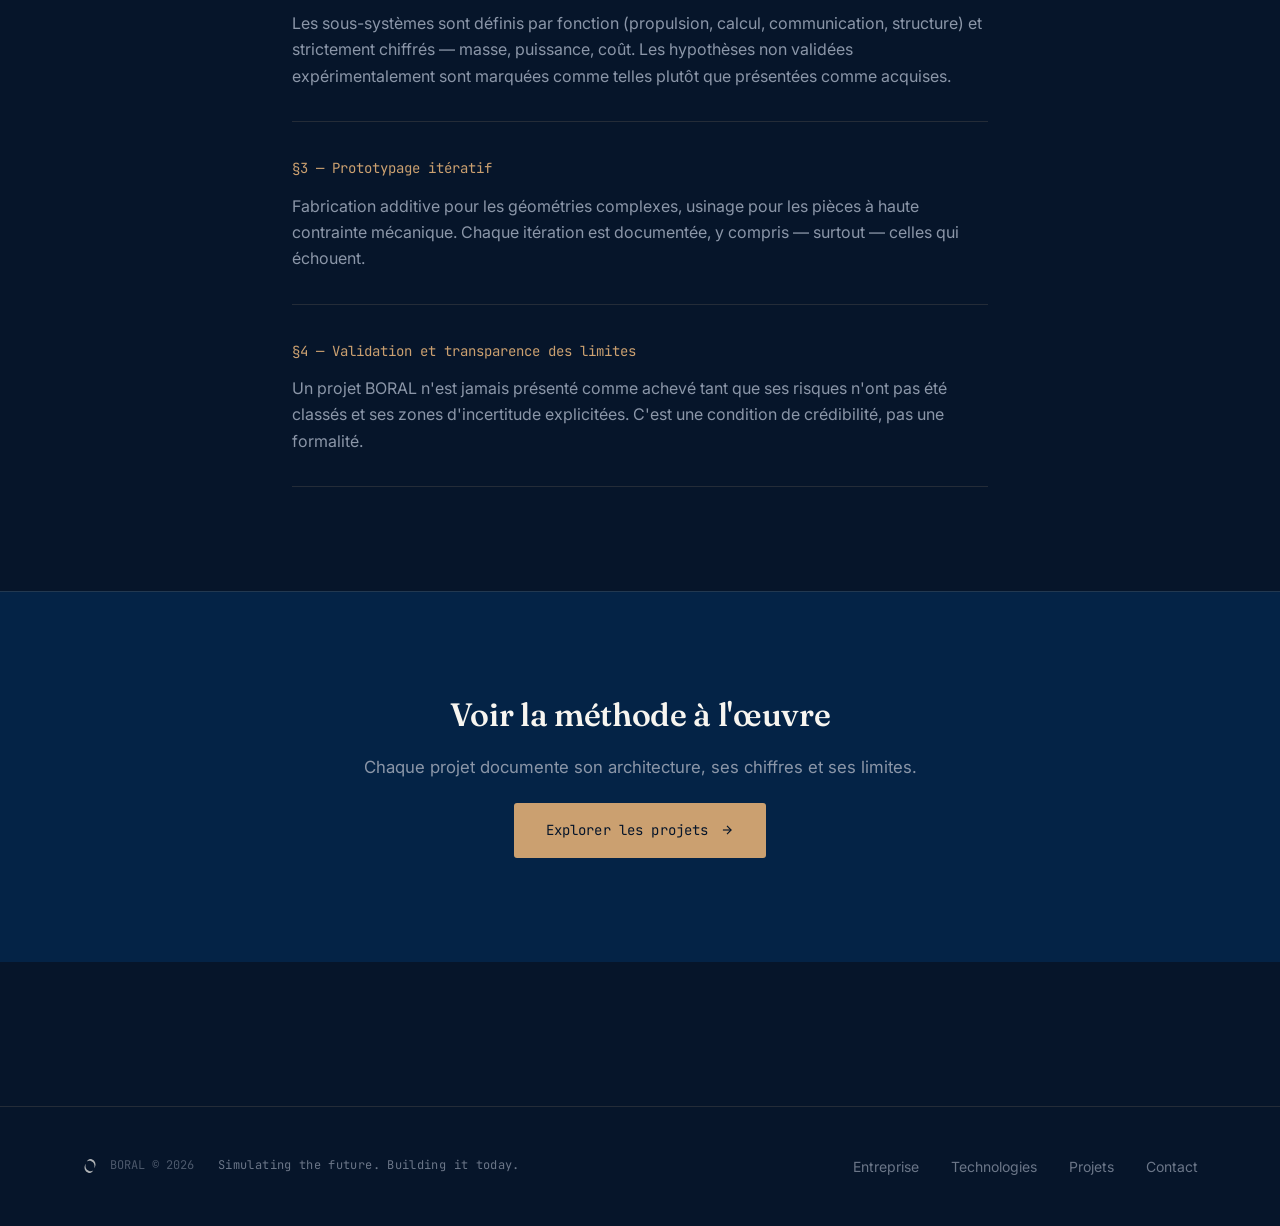
<file: entreprise.html>
<!DOCTYPE html>
<html lang="fr" data-theme="dark" data-motion="normal" data-fx="on">
<head>
<script src="brand.js"></script>
<meta charset="UTF-8">
<meta name="viewport" content="width=device-width, initial-scale=1.0">
<title>Entreprise — __BRAND__</title>
<meta name="description" data-brand-attr="content" content="__BRAND__ est un écosystème de R&D qui transforme les contraintes physiques extrêmes en architectures fonctionnelles. Origine, philosophie et méthode.">
<link rel="icon" href="favicon-32.png">
<link rel="preconnect" href="https://fonts.googleapis.com">
<link href="https://fonts.googleapis.com/css2?family=Fraunces:opsz,wght@9..144,400;9..144,500;9..144,560;9..144,600&family=Inter:wght@400;500;600&family=JetBrains+Mono:wght@400;500&display=swap" rel="stylesheet">
<link rel="stylesheet" href="tokens.css">
<link rel="stylesheet" href="base.css">
<link rel="stylesheet" href="components.css">
<link rel="stylesheet" href="animations.css">
<link rel="stylesheet" href="entreprise.css">
</head>
<body>

<div class="thermal-halo" aria-hidden="true"></div>
<a class="skip-link" href="#main">Aller au contenu</a>

<header class="site-header">
  <div class="wrap">
    <a href="index.html" class="brand">
      <svg class="logo-mark" viewBox="0 0 64 64" xmlns="http://www.w3.org/2000/svg" role="img" aria-hidden="true"><path d="M 32 4 C 44.15 4 54 13.85 54 26 C 54 31.8 51.77 37.08 48.12 41 C 49.34 38.28 50 35.27 50 32.1 C 50 20.5 40.6 11.1 29 11.1 C 25.4 11.1 22 12.02 19.05 13.63 C 22.9 8.03 27.7 4 32 4 Z" fill="currentColor"/><path d="M 32 60 C 19.85 60 10 50.15 10 38 C 10 32.2 12.23 26.92 15.88 23 C 14.66 25.72 14 28.73 14 31.9 C 14 43.5 23.4 52.9 35 52.9 C 38.6 52.9 42 51.98 44.95 50.37 C 41.1 55.97 36.3 60 32 60 Z" fill="currentColor"/></svg>
      <span data-brand>BORAL</span>
    </a>
    <nav class="main-nav" aria-label="Navigation principale">
      <ul>
        <li><a href="index.html">Accueil</a></li>
        <li><a href="entreprise.html" aria-current="page">Entreprise</a></li>
        <li><a href="technologies.html">Technologies</a></li>
        <li><a href="projets.html">Projets</a></li>
        <li><a href="contact.html">Contact</a></li>
      </ul>
    </nav>
    <div class="header-tools">
      <button class="icon-btn settings-trigger" aria-expanded="false" aria-controls="settings-panel" aria-label="Réglages d'affichage">
        <svg viewBox="0 0 24 24" fill="none" stroke="currentColor" stroke-width="1.6"><circle cx="12" cy="12" r="3"/><path d="M19.4 15a1.65 1.65 0 00.33 1.82l.06.06a2 2 0 11-2.83 2.83l-.06-.06a1.65 1.65 0 00-1.82-.33 1.65 1.65 0 00-1 1.51V21a2 2 0 01-4 0v-.09A1.65 1.65 0 009 19.4a1.65 1.65 0 00-1.82.33l-.06.06a2 2 0 11-2.83-2.83l.06-.06A1.65 1.65 0 004.6 15a1.65 1.65 0 00-1.51-1H3a2 2 0 010-4h.09A1.65 1.65 0 004.6 9a1.65 1.65 0 00-.33-1.82l-.06-.06a2 2 0 112.83-2.83l.06.06A1.65 1.65 0 009 4.6a1.65 1.65 0 001-1.51V3a2 2 0 014 0v.09a1.65 1.65 0 001 1.51 1.65 1.65 0 001.82-.33l.06-.06a2 2 0 112.83 2.83l-.06.06A1.65 1.65 0 0019.4 9a1.65 1.65 0 001.51 1H21a2 2 0 010 4h-.09a1.65 1.65 0 00-1.51 1z"/></svg>
      </button>
      <button class="icon-btn nav-toggle" aria-expanded="false" aria-label="Ouvrir le menu">
        <svg viewBox="0 0 24 24" fill="none" stroke="currentColor" stroke-width="1.6"><line x1="3" y1="6" x2="21" y2="6"/><line x1="3" y1="12" x2="21" y2="12"/><line x1="3" y1="18" x2="21" y2="18"/></svg>
      </button>
    </div>
  </div>

  <div class="settings-panel" id="settings-panel">
    <div class="settings-panel-title">Affichage</div>
    <div class="settings-row">
      <div><div class="settings-row-label">Mode clair</div></div>
      <button class="switch" data-switch="theme" role="switch" aria-checked="false" aria-label="Activer le mode clair"></button>
    </div>
    <div class="settings-row">
      <div><div class="settings-row-label">Réduire les animations</div></div>
      <button class="switch" data-switch="motion" role="switch" aria-checked="false" aria-label="Réduire les animations"></button>
    </div>
    <div class="settings-row">
      <div>
        <div class="settings-row-label">Éléments 3D / effets</div>
        <div class="settings-row-desc">Désactive l'objet interactif et le halo</div>
      </div>
      <button class="switch" data-switch="fx" role="switch" aria-checked="true" aria-label="Activer les effets"></button>
    </div>
  </div>
</header>

<nav class="mobile-nav" aria-label="Navigation mobile">
  <ul>
    <li><a href="index.html">Accueil</a></li>
    <li><a href="entreprise.html">Entreprise</a></li>
    <li><a href="technologies.html">Technologies</a></li>
    <li><a href="projets.html">Projets</a></li>
    <li><a href="contact.html">Contact</a></li>
  </ul>
</nav>

<main id="main">

  <!-- ============ INTRO ============ -->
  <section class="ent-hero">
    <div class="wrap">
      <p class="eyebrow hero-anim-1">Entreprise</p>
      <h1 class="hero-anim-2">Un écosystème de recherche qui prend les lois de la physique au pied de la lettre</h1>
      <p class="lead hero-anim-3"><span data-brand>BORAL</span> réunit ingénierie aérospatiale, mécanique des fluides et intelligence embarquée autour d'une conviction simple&nbsp;: les contraintes physiques les plus dures ne sont pas des obstacles à contourner, mais des ressources mal exploitées.</p>
    </div>
  </section>

  <!-- ============ ORIGINE ============ -->
  <section class="narrative">
    <div class="wrap wrap-narrow">
      <div data-reveal>
        <p class="eyebrow">Origine</p>
        <h2>Pourquoi <span data-brand>BORAL</span> existe</h2>
        <p><span data-brand>BORAL</span> est né d'un constat récurrent dans l'ingénierie de systèmes complexes&nbsp;: chaque domaine — aéronautique, sous-marin, spatial — développe ses solutions en vase clos, en traitant la frontière avec les autres milieux comme une limite infranchissable plutôt que comme un problème d'ingénierie à part entière. Un drone aérien s'arrête à la surface de l'eau. Un véhicule sous-marin ne quitte jamais son fluide. Un vaisseau spatial subit sa propre exposition thermique au lieu de s'en servir.</p>
        <p><span data-brand>BORAL</span> a été construit pour occuper précisément ces frontières&nbsp;: les transitions entre milieux, les gradients qu'on cherche habituellement à isoler plutôt qu'à exploiter, les compromis que l'industrie considère comme définitifs. Ce positionnement n'est pas une posture marketing — c'est un fil conducteur technique qui structure la conception de chaque système, de la cellule d'un drone amphibie jusqu'à l'architecture thermique d'un vaisseau lunaire.</p>
      </div>
    </div>
  </section>

  <!-- ============ PHILOSOPHIE ============ -->
  <section class="narrative narrative-alt">
    <div class="wrap wrap-narrow">
      <div data-reveal>
        <p class="eyebrow">Philosophie</p>
        <h2>La contrainte comme matériau de conception</h2>
        <p>La plupart des architectures techniques traitent une contrainte physique — la chaleur, la pression, la densité — comme une charge à minimiser. <span data-brand>BORAL</span> part de l'hypothèse inverse&nbsp;: une contrainte suffisamment bien comprise devient un composant du système. La chaleur solaire qui menace de faire bouillir un ergol cryogénique peut devenir la source d'énergie d'un moteur Stirling. La différence de densité entre l'air et l'eau, qui détruit la plupart des systèmes hybrides, peut être pilotée par un embrayage magnétique plutôt que subie.</p>
        <p>Cette approche impose une discipline&nbsp;: chiffrer avant d'esthétiser, documenter les incertitudes avec la même rigueur que les résultats, et accepter qu'un projet de recherche avancée conserve des zones de risque identifiées plutôt que dissimulées. C'est cette honnêteté technique — visible sur chaque page projet de ce site, limites incluses — qui distingue une démonstration de faisabilité d'une promesse commerciale.</p>
      </div>
    </div>
  </section>

  <!-- ============ DOMAINES ============ -->
  <section class="domains">
    <div class="wrap">
      <div class="section-head" data-reveal>
        <p class="eyebrow">Domaines de travail</p>
        <h2>Quatre terrains, une même méthode</h2>
      </div>
      <div class="domain-grid">
        <article class="domain-card" data-reveal>
          <span class="mono domain-num">01</span>
          <h3>Aérien longue endurance</h3>
          <p>Ailes volantes optimisées pour la finesse aérodynamique et l'autonomie extrême, avec contrôle actif de la couche limite et architectures haute tension basse perte.</p>
        </article>
        <article class="domain-card" data-reveal>
          <span class="mono domain-num">02</span>
          <h3>Systèmes trans-médium</h3>
          <p>Vecteurs capables de transitionner activement entre l'air et l'eau — propulsion coaxiale, étanchéité modulaire, gestion dynamique du centre de gravité.</p>
        </article>
        <article class="domain-card" data-reveal>
          <span class="mono domain-num">03</span>
          <h3>Essaims et intelligence distribuée</h3>
          <p>Architectures multi-agents à intelligence déportée&nbsp;: un hub de calcul centralisé pilote une flotte de vecteurs légers via des réseaux de communication hiérarchiques.</p>
        </article>
        <article class="domain-card" data-reveal>
          <span class="mono domain-num">04</span>
          <h3>Énergie et gestion thermique</h3>
          <p>De la cryogénie spatiale au refroidissement personnel, la même science des flux thermiques appliquée à des échelles radicalement différentes.</p>
        </article>
      </div>
    </div>
  </section>

  <!-- ============ MÉTHODE DÉTAILLÉE ============ -->
  <section class="narrative">
    <div class="wrap wrap-narrow">
      <div data-reveal>
        <p class="eyebrow">Méthode</p>
        <h2>Comment un projet <span data-brand>BORAL</span> prend forme</h2>
      </div>
      <div class="method-detail">
        <div class="method-detail-item" data-reveal>
          <span class="mono">§1 — Cadrage physique</span>
          <p>Avant toute conception, la contrainte dominante du projet est isolée et quantifiée&nbsp;: densité, pression, gradient thermique, budget énergétique. Cette étape détermine ce qui est réellement possible avant que la forme ne soit dessinée.</p>
        </div>
        <div class="method-detail-item" data-reveal>
          <span class="mono">§2 — Architecture et chiffrage</span>
          <p>Les sous-systèmes sont définis par fonction (propulsion, calcul, communication, structure) et strictement chiffrés — masse, puissance, coût. Les hypothèses non validées expérimentalement sont marquées comme telles plutôt que présentées comme acquises.</p>
        </div>
        <div class="method-detail-item" data-reveal>
          <span class="mono">§3 — Prototypage itératif</span>
          <p>Fabrication additive pour les géométries complexes, usinage pour les pièces à haute contrainte mécanique. Chaque itération est documentée, y compris — surtout — celles qui échouent.</p>
        </div>
        <div class="method-detail-item" data-reveal>
          <span class="mono">§4 — Validation et transparence des limites</span>
          <p>Un projet <span data-brand>BORAL</span> n'est jamais présenté comme achevé tant que ses risques n'ont pas été classés et ses zones d'incertitude explicitées. C'est une condition de crédibilité, pas une formalité.</p>
        </div>
      </div>
    </div>
  </section>

  <!-- ============ CTA ============ -->
  <section class="closing">
    <div class="wrap">
      <div class="closing-box" data-reveal>
        <h2>Voir la méthode à l'œuvre</h2>
        <p class="lead">Chaque projet documente son architecture, ses chiffres et ses limites.</p>
        <a href="projets.html" class="btn btn-primary">Explorer les projets
          <svg viewBox="0 0 24 24" fill="none" stroke="currentColor" stroke-width="2"><line x1="5" y1="12" x2="19" y2="12"/><polyline points="12 5 19 12 12 19"/></svg>
        </a>
      </div>
    </div>
  </section>

</main>

<footer class="site-footer">
  <div class="wrap">
    <div class="footer-left">
      <div class="footer-mark">
        <svg class="logo-mark" viewBox="0 0 64 64" xmlns="http://www.w3.org/2000/svg" role="img" aria-hidden="true"><path d="M 32 4 C 44.15 4 54 13.85 54 26 C 54 31.8 51.77 37.08 48.12 41 C 49.34 38.28 50 35.27 50 32.1 C 50 20.5 40.6 11.1 29 11.1 C 25.4 11.1 22 12.02 19.05 13.63 C 22.9 8.03 27.7 4 32 4 Z" fill="currentColor"/><path d="M 32 60 C 19.85 60 10 50.15 10 38 C 10 32.2 12.23 26.92 15.88 23 C 14.66 25.72 14 28.73 14 31.9 C 14 43.5 23.4 52.9 35 52.9 C 38.6 52.9 42 51.98 44.95 50.37 C 41.1 55.97 36.3 60 32 60 Z" fill="currentColor"/></svg>
        <span><span data-brand>BORAL</span> © <span data-year></span></span>
      </div>
      <p class="footer-tagline">Simulating the future. Building it today.</p>
    </div>
    <nav class="footer-nav" aria-label="Navigation de pied de page">
      <a href="entreprise.html">Entreprise</a>
      <a href="technologies.html">Technologies</a>
      <a href="projets.html">Projets</a>
      <a href="contact.html">Contact</a>
    </nav>
  </div>
</footer>

<script src="main.js"></script>
<script src="scroll-reveal.js"></script>
</body>
</html>
</file>
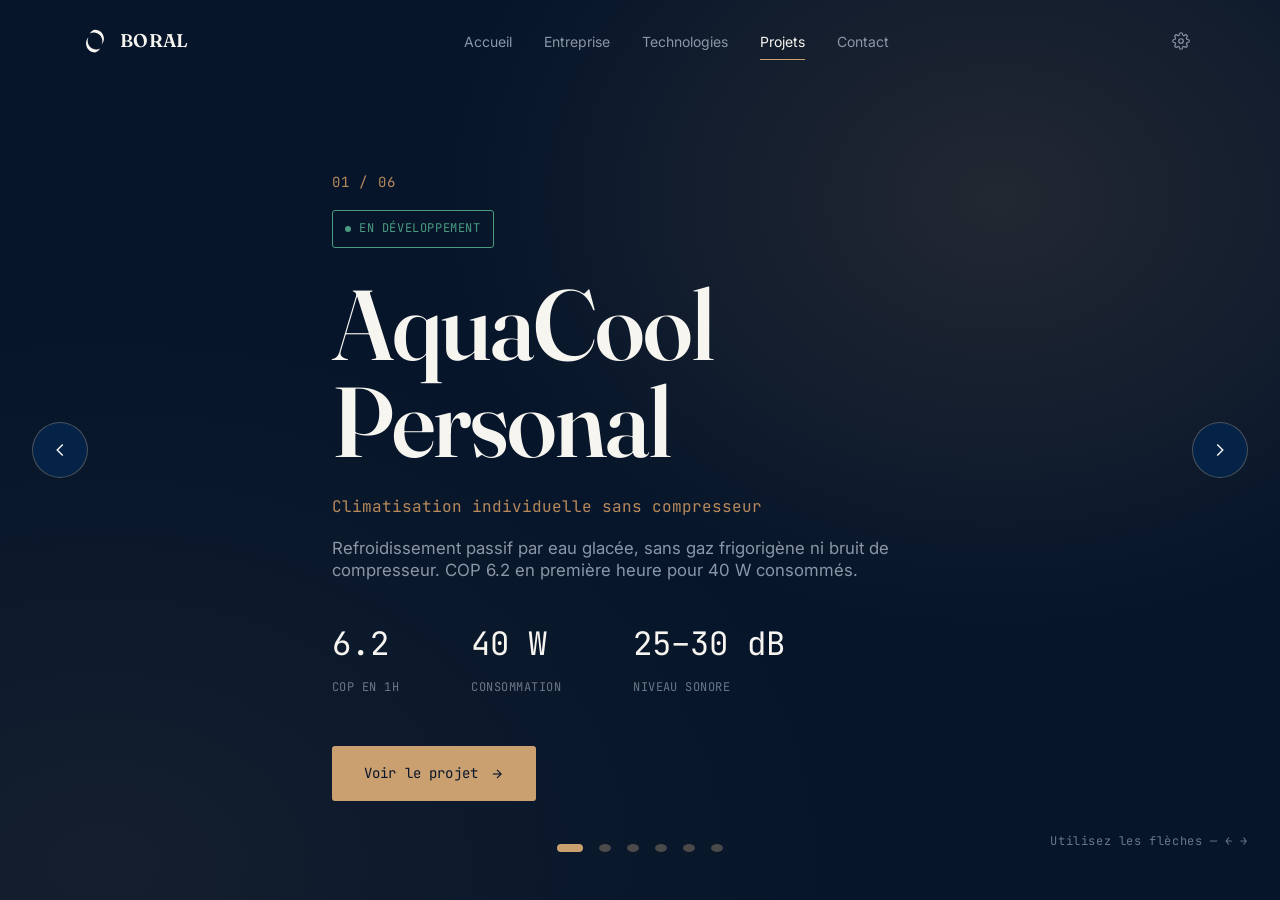
<file: projets.html>
<!DOCTYPE html>
<html lang="fr" data-theme="dark" data-motion="normal" data-fx="on">
<head>
<script src="brand.js"></script>
<meta charset="UTF-8">
<meta name="viewport" content="width=device-width, initial-scale=1.0">
<title>Projets — __BRAND__</title>
<meta name="description" data-brand-attr="content" content="VOLTIGE, ASTRAL, SWARM, SUNDIAL, AquaCool, Albatros : les projets de recherche et développement de __BRAND__, du plus avancé au plus futuriste.">
<link rel="icon" href="favicon-32.png">
<link rel="preconnect" href="https://fonts.googleapis.com">
<link href="https://fonts.googleapis.com/css2?family=Fraunces:opsz,wght@9..144,400;9..144,500;9..144,560;9..144,600&family=Inter:wght@400;500;600&family=JetBrains+Mono:wght@400;500&display=swap" rel="stylesheet">
<link rel="stylesheet" href="tokens.css">
<link rel="stylesheet" href="base.css">
<link rel="stylesheet" href="components.css">
<link rel="stylesheet" href="animations.css">
<link rel="stylesheet" href="projets.css">
</head>
<body class="projets-body">

<a class="skip-link" href="#main">Aller au contenu</a>

<header class="site-header">
  <div class="wrap">
    <a href="index.html" class="brand">
      <svg class="logo-mark" viewBox="0 0 64 64" xmlns="http://www.w3.org/2000/svg" role="img" aria-hidden="true"><path d="M 32 4 C 44.15 4 54 13.85 54 26 C 54 31.8 51.77 37.08 48.12 41 C 49.34 38.28 50 35.27 50 32.1 C 50 20.5 40.6 11.1 29 11.1 C 25.4 11.1 22 12.02 19.05 13.63 C 22.9 8.03 27.7 4 32 4 Z" fill="currentColor"/><path d="M 32 60 C 19.85 60 10 50.15 10 38 C 10 32.2 12.23 26.92 15.88 23 C 14.66 25.72 14 28.73 14 31.9 C 14 43.5 23.4 52.9 35 52.9 C 38.6 52.9 42 51.98 44.95 50.37 C 41.1 55.97 36.3 60 32 60 Z" fill="currentColor"/></svg>
      <span data-brand>BORAL</span>
    </a>
    <nav class="main-nav" aria-label="Navigation principale">
      <ul>
        <li><a href="index.html">Accueil</a></li>
        <li><a href="entreprise.html">Entreprise</a></li>
        <li><a href="technologies.html">Technologies</a></li>
        <li><a href="projets.html" aria-current="page">Projets</a></li>
        <li><a href="contact.html">Contact</a></li>
      </ul>
    </nav>
    <div class="header-tools">
      <button class="icon-btn settings-trigger" aria-expanded="false" aria-controls="settings-panel" aria-label="Réglages d'affichage">
        <svg viewBox="0 0 24 24" fill="none" stroke="currentColor" stroke-width="1.6"><circle cx="12" cy="12" r="3"/><path d="M19.4 15a1.65 1.65 0 00.33 1.82l.06.06a2 2 0 11-2.83 2.83l-.06-.06a1.65 1.65 0 00-1.82-.33 1.65 1.65 0 00-1 1.51V21a2 2 0 01-4 0v-.09A1.65 1.65 0 009 19.4a1.65 1.65 0 00-1.82.33l-.06.06a2 2 0 11-2.83-2.83l.06-.06A1.65 1.65 0 004.6 15a1.65 1.65 0 00-1.51-1H3a2 2 0 010-4h.09A1.65 1.65 0 004.6 9a1.65 1.65 0 00-.33-1.82l-.06-.06a2 2 0 112.83-2.83l.06.06A1.65 1.65 0 009 4.6a1.65 1.65 0 001-1.51V3a2 2 0 014 0v.09a1.65 1.65 0 001 1.51 1.65 1.65 0 001.82-.33l.06-.06a2 2 0 112.83 2.83l-.06.06A1.65 1.65 0 0019.4 9a1.65 1.65 0 001.51 1H21a2 2 0 010 4h-.09a1.65 1.65 0 00-1.51 1z"/></svg>
      </button>
      <button class="icon-btn nav-toggle" aria-expanded="false" aria-label="Ouvrir le menu">
        <svg viewBox="0 0 24 24" fill="none" stroke="currentColor" stroke-width="1.6"><line x1="3" y1="6" x2="21" y2="6"/><line x1="3" y1="12" x2="21" y2="12"/><line x1="3" y1="18" x2="21" y2="18"/></svg>
      </button>
    </div>
  </div>

  <div class="settings-panel" id="settings-panel">
    <div class="settings-panel-title">Affichage</div>
    <div class="settings-row"><div><div class="settings-row-label">Mode clair</div></div><button class="switch" data-switch="theme" role="switch" aria-checked="false" aria-label="Activer le mode clair"></button></div>
    <div class="settings-row"><div><div class="settings-row-label">Réduire les animations</div></div><button class="switch" data-switch="motion" role="switch" aria-checked="false" aria-label="Réduire les animations"></button></div>
    <div class="settings-row"><div><div class="settings-row-label">Éléments 3D / effets</div><div class="settings-row-desc">Désactive l'objet interactif et le halo</div></div><button class="switch" data-switch="fx" role="switch" aria-checked="true" aria-label="Activer les effets"></button></div>
  </div>
</header>

<nav class="mobile-nav" aria-label="Navigation mobile">
  <ul>
    <li><a href="index.html">Accueil</a></li>
    <li><a href="entreprise.html">Entreprise</a></li>
    <li><a href="technologies.html">Technologies</a></li>
    <li><a href="projets.html">Projets</a></li>
    <li><a href="contact.html">Contact</a></li>
  </ul>
</nav>

<main id="main" class="carousel-main">

  <div class="carousel" id="carousel" data-index="0">

    <article class="slide is-active" data-slide="0" style="--slide-accent: 184,137,90;">
      <div class="slide-bg" aria-hidden="true"></div>
      <div class="slide-content wrap">
        <span class="slide-count mono">01 / 06</span>
        <div class="status-badge status-actif">En développement</div>
        <h2 class="slide-title">AquaCool<br>Personal</h2>
        <p class="slide-tag mono">Climatisation individuelle sans compresseur</p>
        <p class="slide-desc">Refroidissement passif par eau glacée, sans gaz frigorigène ni bruit de compresseur. COP&nbsp;6.2 en première heure pour 40&nbsp;W consommés.</p>
        <div class="slide-stats">
          <div><span>6.2</span><small>COP en 1h</small></div>
          <div><span>40 W</span><small>Consommation</small></div>
          <div><span>25–30 dB</span><small>Niveau sonore</small></div>
        </div>
        <a href="aquacool.html" class="btn btn-primary">Voir le projet
          <svg viewBox="0 0 24 24" fill="none" stroke="currentColor" stroke-width="2"><line x1="5" y1="12" x2="19" y2="12"/><polyline points="12 5 19 12 12 19"/></svg>
        </a>
      </div>
    </article>

    <article class="slide" data-slide="1" style="--slide-accent: 46,90,140;">
      <div class="slide-bg" aria-hidden="true"></div>
      <div class="slide-content wrap">
        <span class="slide-count mono">02 / 06</span>
        <div class="status-badge status-recherche">Recherche &amp; développement</div>
        <h2 class="slide-title">VOLTIGE</h2>
        <p class="slide-tag mono">Drone hybride air / eau — HELIX</p>
        <p class="slide-desc">Vol à plus de 130&nbsp;km/h, plongée active jusqu'à 20&nbsp;m. Propulsion coaxiale, architecture de calcul distribuée à trois niveaux.</p>
        <div class="slide-stats">
          <div><span>3,1 kg</span><small>Masse au décollage</small></div>
          <div><span>4h30</span><small>Autonomie</small></div>
          <div><span>20 m</span><small>Profondeur</small></div>
        </div>
        <a href="voltige.html" class="btn btn-primary">Voir le projet
          <svg viewBox="0 0 24 24" fill="none" stroke="currentColor" stroke-width="2"><line x1="5" y1="12" x2="19" y2="12"/><polyline points="12 5 19 12 12 19"/></svg>
        </a>
      </div>
    </article>

    <article class="slide" data-slide="2" style="--slide-accent: 184,137,90;">
      <div class="slide-bg" aria-hidden="true"></div>
      <div class="slide-content wrap">
        <span class="slide-count mono">03 / 06</span>
        <div class="status-badge status-recherche">Recherche &amp; développement</div>
        <h2 class="slide-title">ASTRAL</h2>
        <p class="slide-tag mono">Aile volante haute altitude, longue endurance</p>
        <p class="slide-desc">Aspiration active de la couche limite, architecture 14S ultra-haute tension. 963&nbsp;km franchissables sur une seule charge.</p>
        <div class="slide-stats">
          <div><span>11,1 kg</span><small>Masse totale</small></div>
          <div><span>6h25</span><small>Autonomie max</small></div>
          <div><span>963 km</span><small>Distance franchissable</small></div>
        </div>
        <a href="astral.html" class="btn btn-primary">Voir le projet
          <svg viewBox="0 0 24 24" fill="none" stroke="currentColor" stroke-width="2"><line x1="5" y1="12" x2="19" y2="12"/><polyline points="12 5 19 12 12 19"/></svg>
        </a>
      </div>
    </article>

    <article class="slide" data-slide="3" style="--slide-accent: 46,90,140;">
      <div class="slide-bg" aria-hidden="true"></div>
      <div class="slide-content wrap">
        <span class="slide-count mono">04 / 06</span>
        <div class="status-badge status-recherche">Conception initiale</div>
        <h2 class="slide-title">SWARM</h2>
        <p class="slide-tag mono">Système multi-drones autonome</p>
        <p class="slide-desc">Cartographie collaborative de zones sinistrées par essaim de drones légers, coordonnés via une architecture de communication pyramidale.</p>
        <div class="slide-stats">
          <div><span>10×10 cm</span><small>Corps replié</small></div>
          <div><span>×5</span><small>Drones / chef d'essaim</small></div>
          <div><span>∞</span><small>Scalabilité réseau</small></div>
        </div>
        <a href="swarm.html" class="btn btn-primary">Voir le projet
          <svg viewBox="0 0 24 24" fill="none" stroke="currentColor" stroke-width="2"><line x1="5" y1="12" x2="19" y2="12"/><polyline points="12 5 19 12 12 19"/></svg>
        </a>
      </div>
    </article>

    <article class="slide" data-slide="4" style="--slide-accent: 184,137,90;">
      <div class="slide-bg" aria-hidden="true"></div>
      <div class="slide-content wrap">
        <span class="slide-count mono">05 / 06</span>
        <div class="status-badge status-recherche">Conception</div>
        <h2 class="slide-title">Albatros</h2>
        <p class="slide-tag mono">Hub de calcul déporté — Projet FOCAL</p>
        <p class="slide-desc">Boîtier de calcul IA portable qui centralise l'intelligence de l'écosystème <span data-brand>BORAL</span> et la distribue en temps réel à l'ensemble des vecteurs déployés.</p>
        <div class="slide-stats">
          <div><span>~1 kg</span><small>Masse du boîtier</small></div>
          <div><span>275 TOPS</span><small>Calcul IA</small></div>
          <div><span>Hot-swap</span><small>Continuité</small></div>
        </div>
        <a href="albatros.html" class="btn btn-primary">Voir le projet
          <svg viewBox="0 0 24 24" fill="none" stroke="currentColor" stroke-width="2"><line x1="5" y1="12" x2="19" y2="12"/><polyline points="12 5 19 12 12 19"/></svg>
        </a>
      </div>
    </article>

    <article class="slide" data-slide="5" style="--slide-accent: 46,90,140;">
      <div class="slide-bg" aria-hidden="true"></div>
      <div class="slide-content wrap">
        <span class="slide-count mono">06 / 06</span>
        <div class="status-badge status-concept">Concept futur — pré-étude ESA OSIP</div>
        <h2 class="slide-title">SUNDIAL</h2>
        <p class="slide-tag mono">Énergie thermique active pour cryogénie spatiale</p>
        <p class="slide-desc">La coque d'un vaisseau lunaire devient collecteur thermique. Moteurs Stirling linéaires, suppression du boil-off cryogénique.</p>
        <div class="slide-stats">
          <div><span>142 kW</span><small>Surplus net</small></div>
          <div><span>1 720 m²</span><small>Surface collectrice</small></div>
          <div><span>0 kg</span><small>Masse ajoutée collecteur</small></div>
        </div>
        <a href="sundial.html" class="btn btn-primary">Voir le projet
          <svg viewBox="0 0 24 24" fill="none" stroke="currentColor" stroke-width="2"><line x1="5" y1="12" x2="19" y2="12"/><polyline points="12 5 19 12 12 19"/></svg>
        </a>
      </div>
    </article>

  </div>

  <button class="carousel-arrow carousel-arrow-prev" id="carouselPrev" aria-label="Projet précédent">
    <svg viewBox="0 0 24 24" fill="none" stroke="currentColor" stroke-width="1.6"><polyline points="15 18 9 12 15 6"/></svg>
  </button>
  <button class="carousel-arrow carousel-arrow-next" id="carouselNext" aria-label="Projet suivant">
    <svg viewBox="0 0 24 24" fill="none" stroke="currentColor" stroke-width="1.6"><polyline points="9 18 15 12 9 6"/></svg>
  </button>

  <div class="carousel-dots" id="carouselDots" role="tablist" aria-label="Sélection du projet">
    <button class="carousel-dot is-active" data-goto="0" role="tab" aria-selected="true" aria-label="AquaCool Personal"></button>
    <button class="carousel-dot" data-goto="1" role="tab" aria-selected="false" aria-label="VOLTIGE"></button>
    <button class="carousel-dot" data-goto="2" role="tab" aria-selected="false" aria-label="ASTRAL"></button>
    <button class="carousel-dot" data-goto="3" role="tab" aria-selected="false" aria-label="SWARM"></button>
    <button class="carousel-dot" data-goto="4" role="tab" aria-selected="false" aria-label="Albatros"></button>
    <button class="carousel-dot" data-goto="5" role="tab" aria-selected="false" aria-label="SUNDIAL"></button>
  </div>

  <p class="carousel-hint mono">Utilisez les flèches — ← →</p>

</main>

<script src="main.js"></script>
<script src="carousel.js"></script>
</body>
</html>
</file>
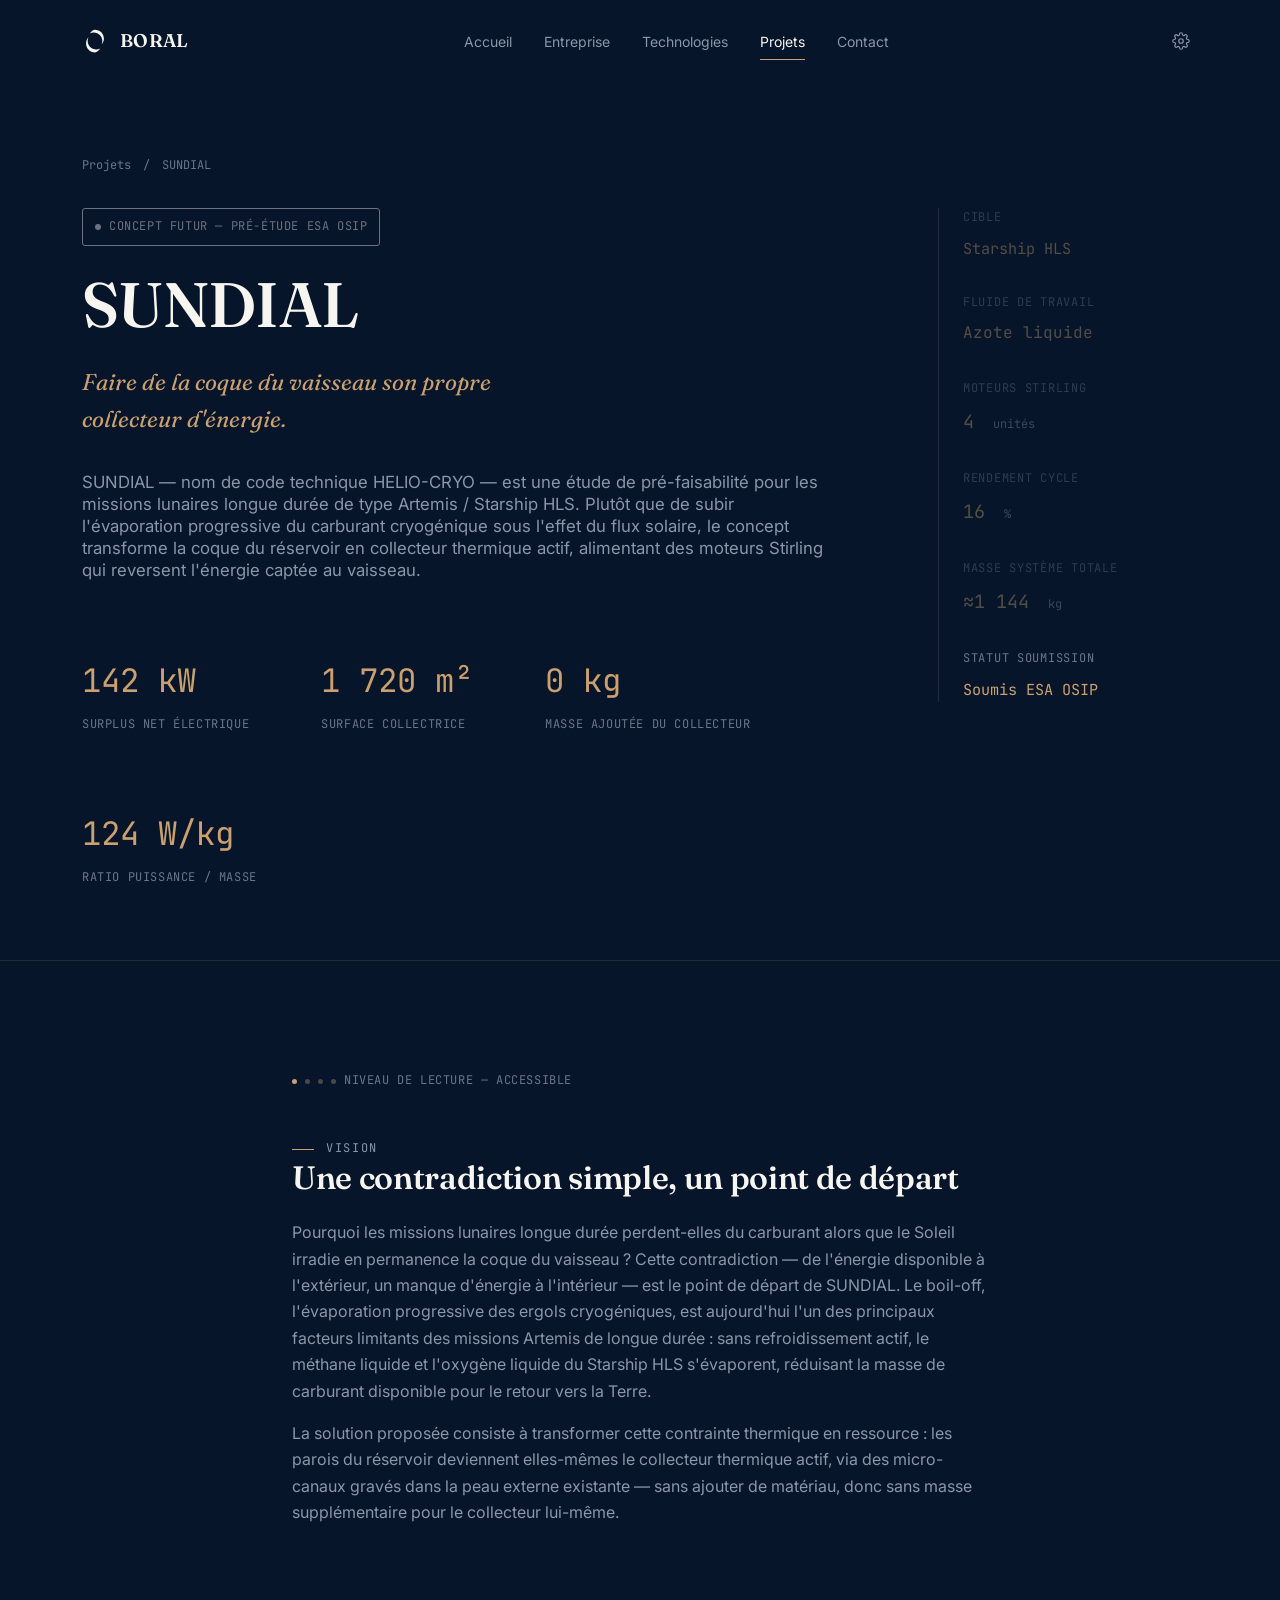
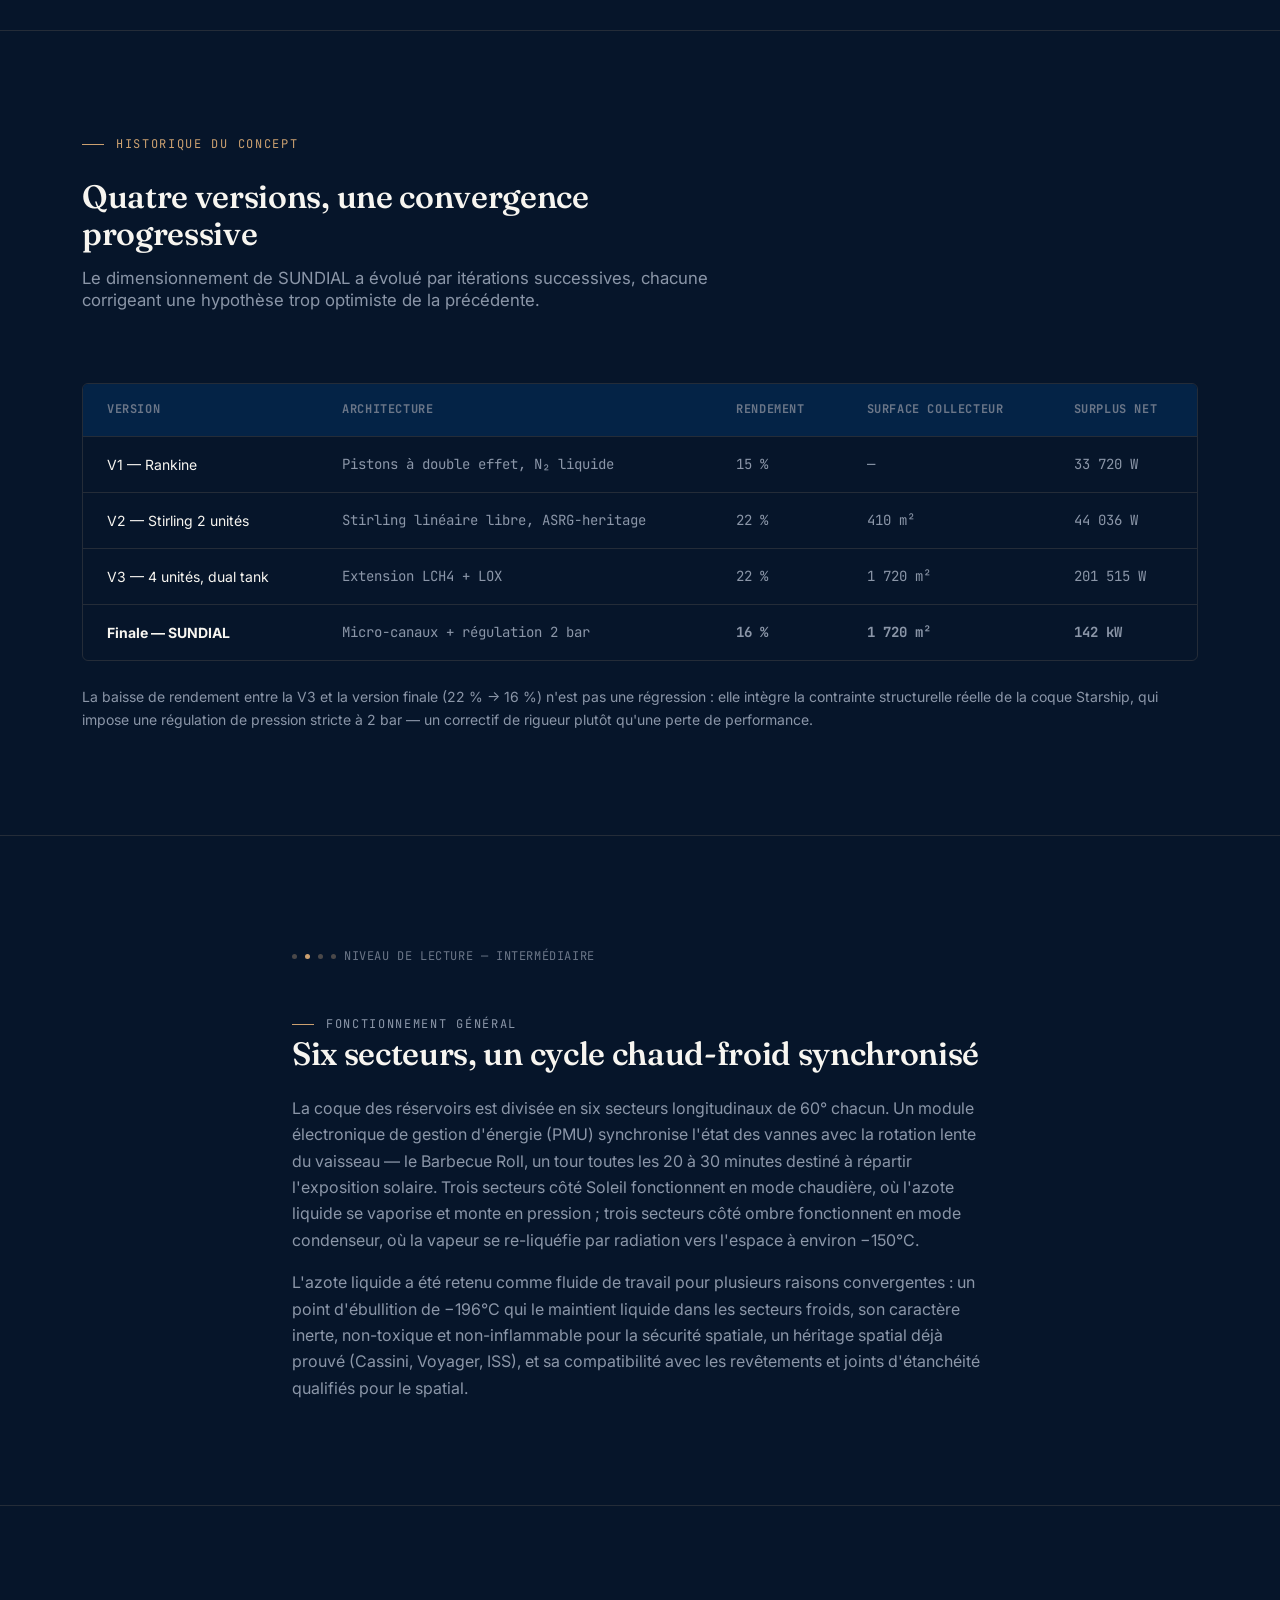
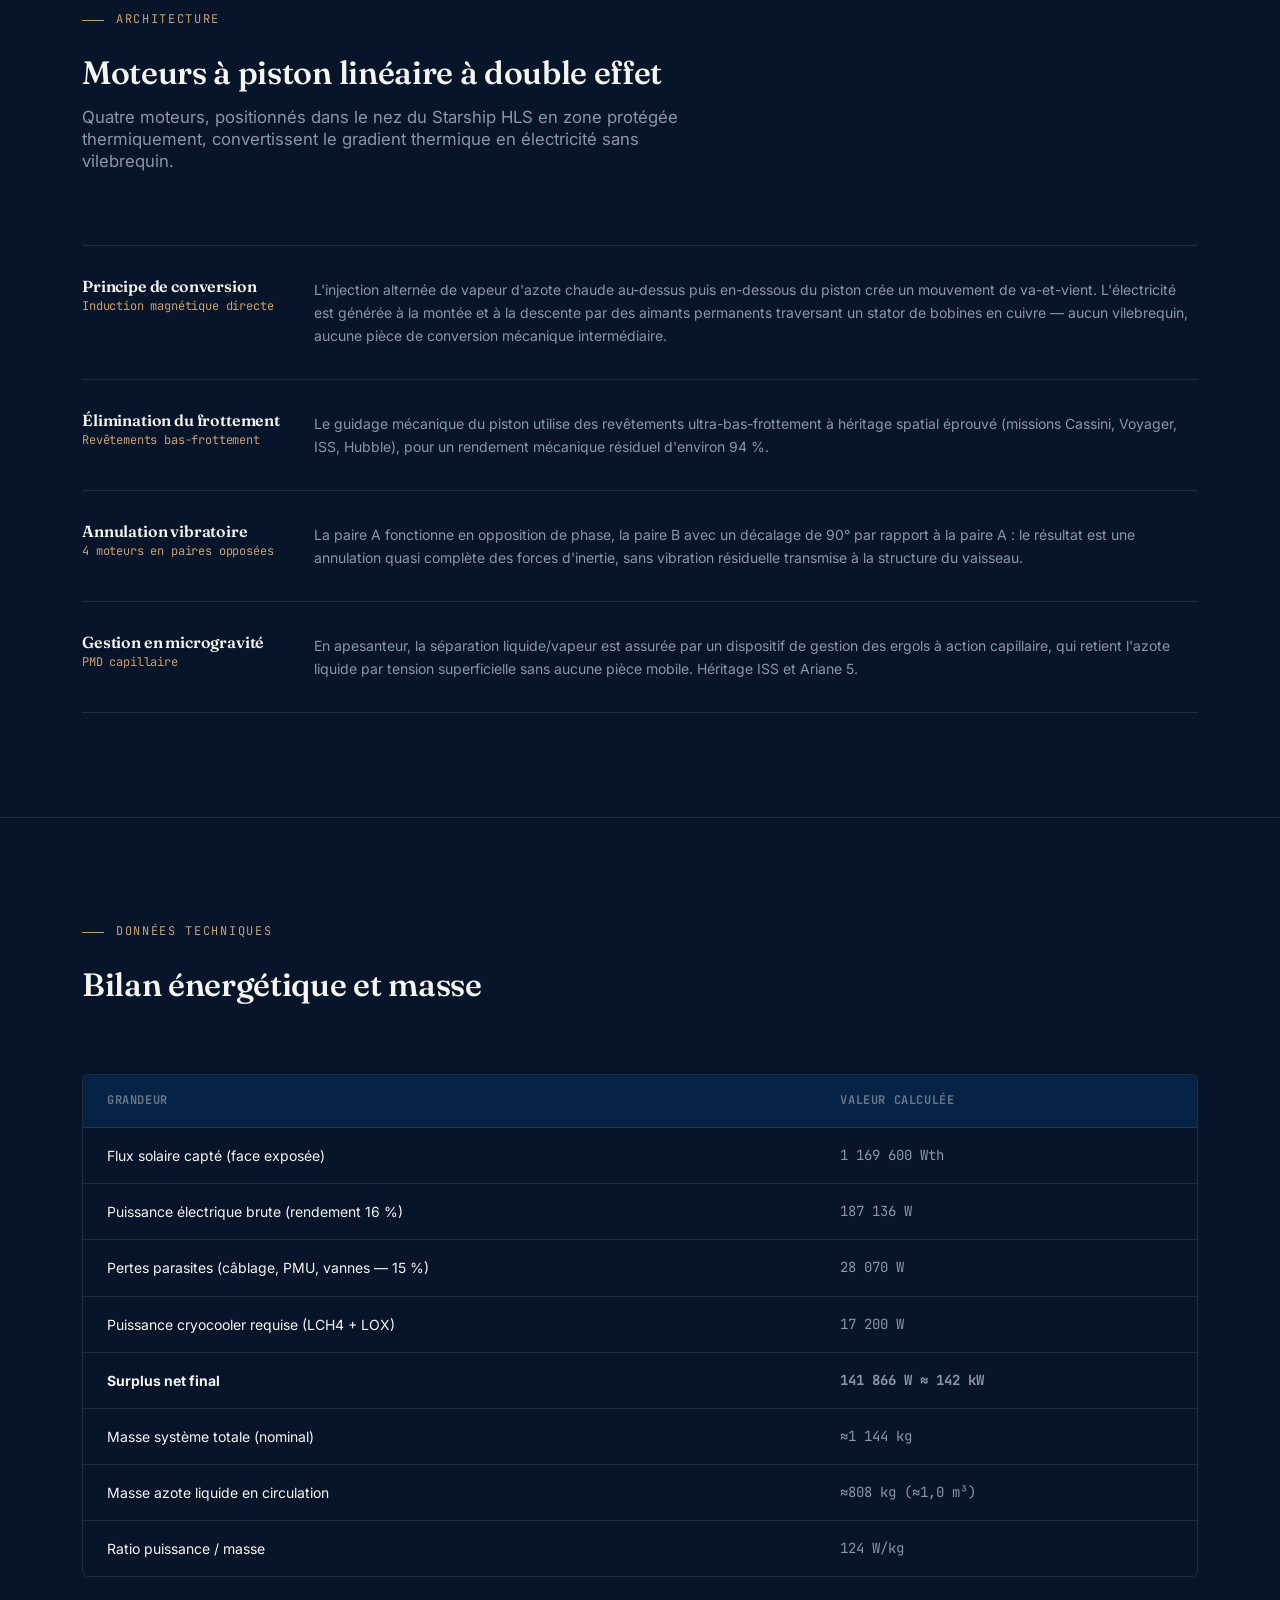
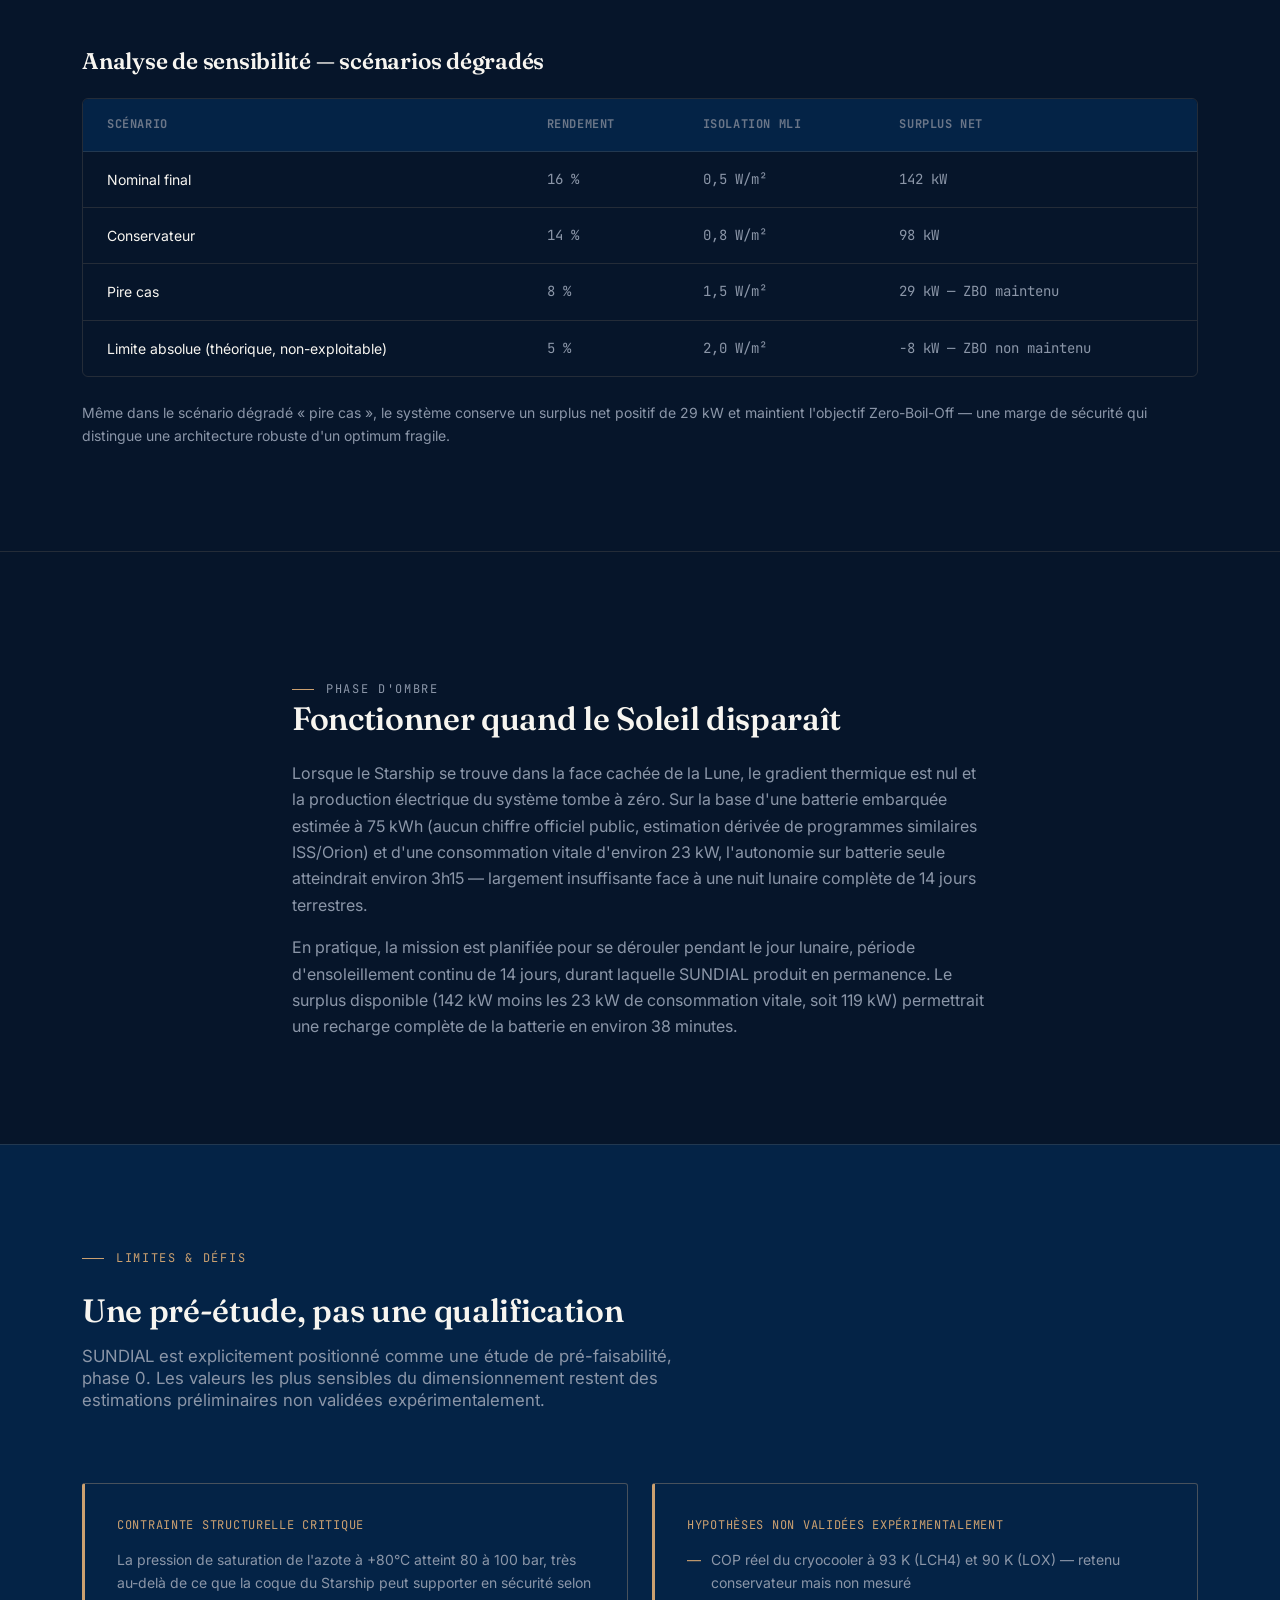
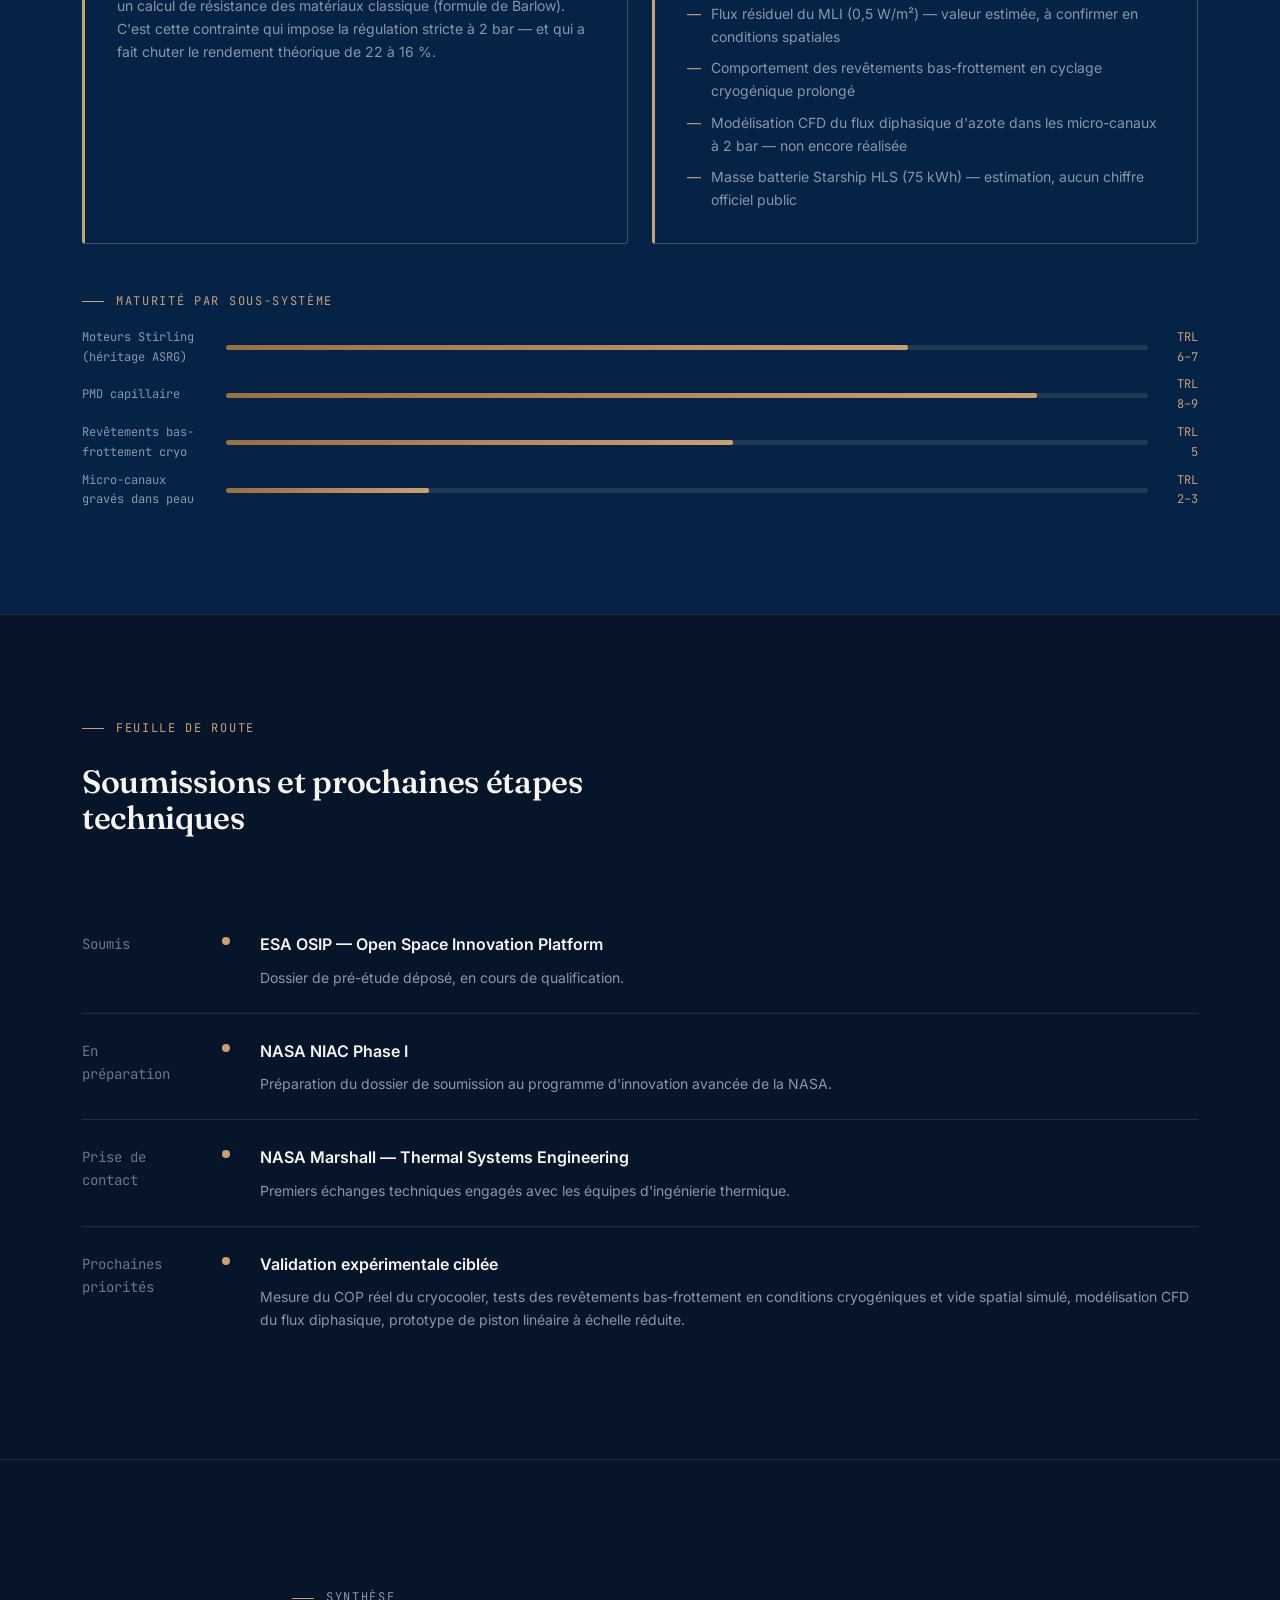
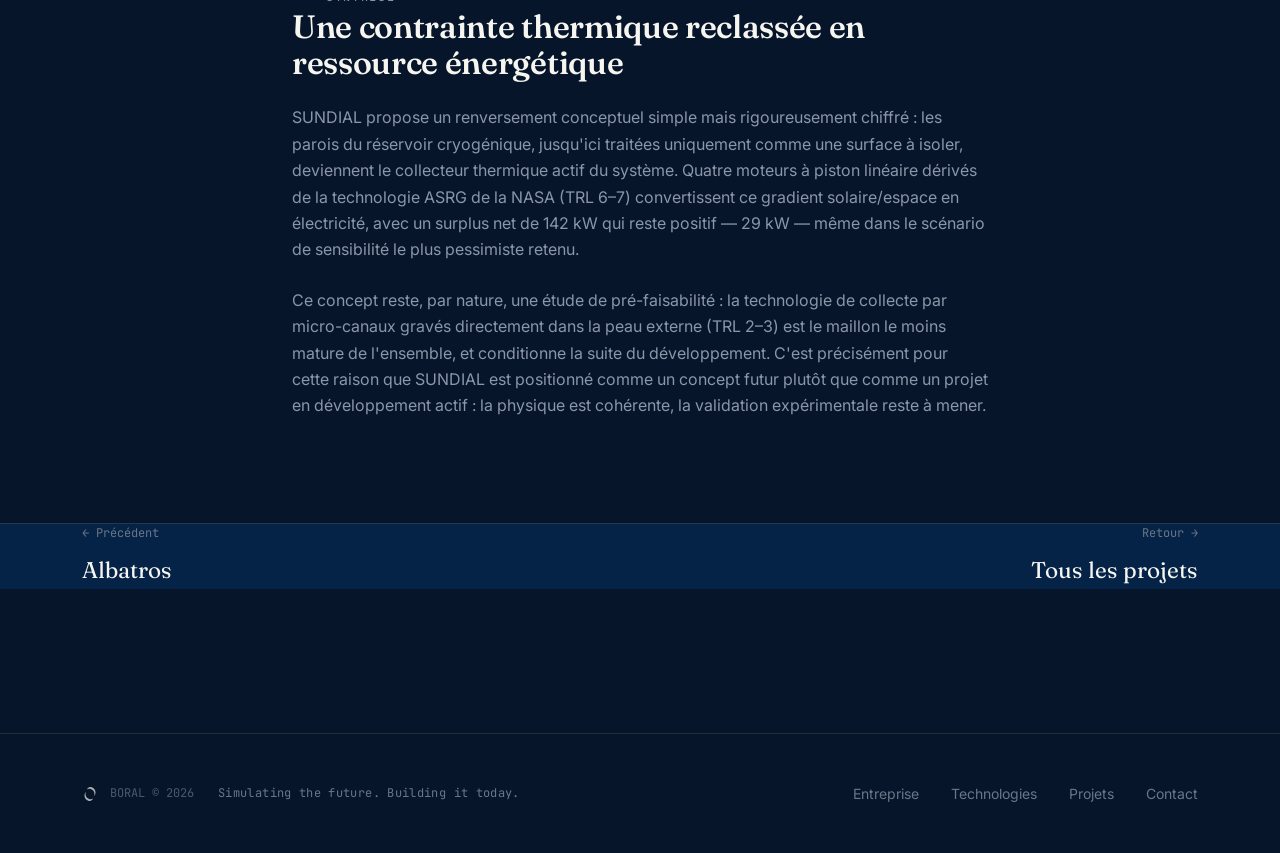
<file: sundial.html>
<!DOCTYPE html>
<html lang="fr" data-theme="dark" data-motion="normal" data-fx="on">
<head>
<script src="brand.js"></script>
<meta charset="UTF-8">
<meta name="viewport" content="width=device-width, initial-scale=1.0">
<title>SUNDIAL — Énergie thermique active spatiale — __BRAND__</title>
<meta name="description" content="SUNDIAL (HELIO-CRYO) transforme la coque d'un vaisseau lunaire en collecteur thermique actif pour supprimer le boil-off cryogénique. Pré-étude soumise à l'ESA OSIP.">
<link rel="icon" href="favicon-32.png">
<link rel="preconnect" href="https://fonts.googleapis.com">
<link href="https://fonts.googleapis.com/css2?family=Fraunces:opsz,wght@9..144,400;9..144,500;9..144,560;9..144,600&family=Inter:wght@400;500;600&family=JetBrains+Mono:wght@400;500&display=swap" rel="stylesheet">
<link rel="stylesheet" href="tokens.css">
<link rel="stylesheet" href="base.css">
<link rel="stylesheet" href="components.css">
<link rel="stylesheet" href="animations.css">
<link rel="stylesheet" href="projet-detail.css">
</head>
<body>

<div class="thermal-halo" aria-hidden="true"></div>
<a class="skip-link" href="#main">Aller au contenu</a>

<header class="site-header">
  <div class="wrap">
    <a href="index.html" class="brand"><svg class="logo-mark" viewBox="0 0 64 64" xmlns="http://www.w3.org/2000/svg" role="img" aria-hidden="true"><path d="M 32 4 C 44.15 4 54 13.85 54 26 C 54 31.8 51.77 37.08 48.12 41 C 49.34 38.28 50 35.27 50 32.1 C 50 20.5 40.6 11.1 29 11.1 C 25.4 11.1 22 12.02 19.05 13.63 C 22.9 8.03 27.7 4 32 4 Z" fill="currentColor"/><path d="M 32 60 C 19.85 60 10 50.15 10 38 C 10 32.2 12.23 26.92 15.88 23 C 14.66 25.72 14 28.73 14 31.9 C 14 43.5 23.4 52.9 35 52.9 C 38.6 52.9 42 51.98 44.95 50.37 C 41.1 55.97 36.3 60 32 60 Z" fill="currentColor"/></svg><span data-brand>BORAL</span></a>
    <nav class="main-nav" aria-label="Navigation principale">
      <ul>
        <li><a href="index.html">Accueil</a></li>
        <li><a href="entreprise.html">Entreprise</a></li>
        <li><a href="technologies.html">Technologies</a></li>
        <li><a href="projets.html" aria-current="page">Projets</a></li>
        <li><a href="contact.html">Contact</a></li>
      </ul>
    </nav>
    <div class="header-tools">
      <button class="icon-btn settings-trigger" aria-expanded="false" aria-controls="settings-panel" aria-label="Réglages d'affichage">
        <svg viewBox="0 0 24 24" fill="none" stroke="currentColor" stroke-width="1.6"><circle cx="12" cy="12" r="3"/><path d="M19.4 15a1.65 1.65 0 00.33 1.82l.06.06a2 2 0 11-2.83 2.83l-.06-.06a1.65 1.65 0 00-1.82-.33 1.65 1.65 0 00-1 1.51V21a2 2 0 01-4 0v-.09A1.65 1.65 0 009 19.4a1.65 1.65 0 00-1.82.33l-.06.06a2 2 0 11-2.83-2.83l.06-.06A1.65 1.65 0 004.6 15a1.65 1.65 0 00-1.51-1H3a2 2 0 010-4h.09A1.65 1.65 0 004.6 9a1.65 1.65 0 00-.33-1.82l-.06-.06a2 2 0 112.83-2.83l.06.06A1.65 1.65 0 009 4.6a1.65 1.65 0 001-1.51V3a2 2 0 014 0v.09a1.65 1.65 0 001 1.51 1.65 1.65 0 001.82-.33l.06-.06a2 2 0 112.83 2.83l-.06.06A1.65 1.65 0 0019.4 9a1.65 1.65 0 001.51 1H21a2 2 0 010 4h-.09a1.65 1.65 0 00-1.51 1z"/></svg>
      </button>
      <button class="icon-btn nav-toggle" aria-expanded="false" aria-label="Ouvrir le menu">
        <svg viewBox="0 0 24 24" fill="none" stroke="currentColor" stroke-width="1.6"><line x1="3" y1="6" x2="21" y2="6"/><line x1="3" y1="12" x2="21" y2="12"/><line x1="3" y1="18" x2="21" y2="18"/></svg>
      </button>
    </div>
  </div>
  <div class="settings-panel" id="settings-panel">
    <div class="settings-panel-title">Affichage</div>
    <div class="settings-row"><div><div class="settings-row-label">Mode clair</div></div><button class="switch" data-switch="theme" role="switch" aria-checked="false" aria-label="Activer le mode clair"></button></div>
    <div class="settings-row"><div><div class="settings-row-label">Réduire les animations</div></div><button class="switch" data-switch="motion" role="switch" aria-checked="false" aria-label="Réduire les animations"></button></div>
    <div class="settings-row"><div><div class="settings-row-label">Éléments 3D / effets</div><div class="settings-row-desc">Désactive l'objet interactif et le halo</div></div><button class="switch" data-switch="fx" role="switch" aria-checked="true" aria-label="Activer les effets"></button></div>
  </div>
</header>

<nav class="mobile-nav" aria-label="Navigation mobile">
  <ul>
    <li><a href="index.html">Accueil</a></li>
    <li><a href="entreprise.html">Entreprise</a></li>
    <li><a href="technologies.html">Technologies</a></li>
    <li><a href="projets.html">Projets</a></li>
    <li><a href="contact.html">Contact</a></li>
  </ul>
</nav>

<main id="main">

  <div class="proj-breadcrumb">
    <div class="wrap"><nav aria-label="Fil d'ariane"><a href="projets.html">Projets</a><span>/</span><span>SUNDIAL</span></nav></div>
  </div>

  <section class="proj-detail-hero">
    <div class="wrap project-body">
      <div>
        <div class="status-badge status-concept">Concept futur — pré-étude ESA OSIP</div>
        <h1>SUNDIAL</h1>
        <p class="proj-detail-tagline">Faire de la coque du vaisseau son propre collecteur d'énergie.</p>
        <p class="lead">SUNDIAL — nom de code technique HELIO-CRYO — est une étude de pré-faisabilité pour les missions lunaires longue durée de type Artemis / Starship&nbsp;HLS. Plutôt que de subir l'évaporation progressive du carburant cryogénique sous l'effet du flux solaire, le concept transforme la coque du réservoir en collecteur thermique actif, alimentant des moteurs Stirling qui reversent l'énergie captée au vaisseau.</p>
        <div class="proj-hero-stats">
          <div class="proj-hero-stat"><span class="proj-hero-stat-value">142 kW</span><span class="proj-hero-stat-label">Surplus net électrique</span></div>
          <div class="proj-hero-stat"><span class="proj-hero-stat-value">1 720 m²</span><span class="proj-hero-stat-label">Surface collectrice</span></div>
          <div class="proj-hero-stat"><span class="proj-hero-stat-value">0 kg</span><span class="proj-hero-stat-label">Masse ajoutée du collecteur</span></div>
          <div class="proj-hero-stat"><span class="proj-hero-stat-value">124 W/kg</span><span class="proj-hero-stat-label">Ratio puissance / masse</span></div>
        </div>
      </div>
      <aside class="specs-rail">
        <div class="specs-rail-block" data-spec-for="vision"><span class="specs-rail-label">Cible</span><span class="specs-rail-value" style="font-size:0.95rem;">Starship HLS</span></div>
        <div class="specs-rail-block" data-spec-for="fonctionnement"><span class="specs-rail-label">Fluide de travail</span><span class="specs-rail-value" style="font-size:1rem;">Azote liquide</span></div>
        <div class="specs-rail-block" data-spec-for="architecture"><span class="specs-rail-label">Moteurs Stirling</span><span class="specs-rail-value">4 <small>unités</small></span></div>
        <div class="specs-rail-block" data-spec-for="donnees"><span class="specs-rail-label">Rendement cycle</span><span class="specs-rail-value">16 <small>%</small></span></div>
        <div class="specs-rail-block" data-spec-for="limites"><span class="specs-rail-label">Masse système totale</span><span class="specs-rail-value">≈1 144 <small>kg</small></span></div>
        <div class="specs-rail-block" data-spec-for="timeline"><span class="specs-rail-label">Statut soumission</span><span class="specs-rail-value" style="font-size:0.95rem;">Soumis ESA OSIP</span></div>
      </aside>
    </div>
  </section>

  <!-- ============ VISION ============ -->
  <section class="proj-section" data-spec-section="vision">
    <div class="wrap wrap-narrow proj-section-intro">
      <div class="reading-level"><span class="dot is-active"></span><span class="dot"></span><span class="dot"></span><span class="dot"></span> Niveau de lecture — accessible</div>
      <p class="eyebrow">Vision</p>
      <h2>Une contradiction simple, un point de départ</h2>
      <p>Pourquoi les missions lunaires longue durée perdent-elles du carburant alors que le Soleil irradie en permanence la coque du vaisseau&nbsp;? Cette contradiction — de l'énergie disponible à l'extérieur, un manque d'énergie à l'intérieur — est le point de départ de SUNDIAL. Le boil-off, l'évaporation progressive des ergols cryogéniques, est aujourd'hui l'un des principaux facteurs limitants des missions Artemis de longue durée&nbsp;: sans refroidissement actif, le méthane liquide et l'oxygène liquide du Starship HLS s'évaporent, réduisant la masse de carburant disponible pour le retour vers la Terre.</p>
      <p>La solution proposée consiste à transformer cette contrainte thermique en ressource&nbsp;: les parois du réservoir deviennent elles-mêmes le collecteur thermique actif, via des micro-canaux gravés dans la peau externe existante — sans ajouter de matériau, donc sans masse supplémentaire pour le collecteur lui-même.</p>
    </div>
  </section>

  <!-- ============ ITÉRATIONS ============ -->
  <section class="proj-section">
    <div class="wrap">
      <div class="section-head" data-reveal>
        <p class="eyebrow">Historique du concept</p>
        <h2>Quatre versions, une convergence progressive</h2>
        <p class="lead">Le dimensionnement de SUNDIAL a évolué par itérations successives, chacune corrigeant une hypothèse trop optimiste de la précédente.</p>
      </div>
      <div class="data-table-wrap" data-reveal>
        <table class="data-table">
          <thead><tr><th>Version</th><th>Architecture</th><th>Rendement</th><th>Surface collecteur</th><th>Surplus net</th></tr></thead>
          <tbody>
            <tr><td>V1 — Rankine</td><td>Pistons à double effet, N₂ liquide</td><td>15 %</td><td>—</td><td>33 720 W</td></tr>
            <tr><td>V2 — Stirling 2 unités</td><td>Stirling linéaire libre, ASRG-heritage</td><td>22 %</td><td>410 m²</td><td>44 036 W</td></tr>
            <tr><td>V3 — 4 unités, dual tank</td><td>Extension LCH4 + LOX</td><td>22 %</td><td>1 720 m²</td><td>201 515 W</td></tr>
            <tr><td><strong>Finale — SUNDIAL</strong></td><td>Micro-canaux + régulation 2 bar</td><td><strong>16 %</strong></td><td><strong>1 720 m²</strong></td><td><strong>142 kW</strong></td></tr>
          </tbody>
        </table>
      </div>
      <p style="color:var(--text-secondary);font-size:var(--fs-small);margin-top:var(--space-5);" data-reveal>La baisse de rendement entre la V3 et la version finale (22&nbsp;%&nbsp;→&nbsp;16&nbsp;%) n'est pas une régression&nbsp;: elle intègre la contrainte structurelle réelle de la coque Starship, qui impose une régulation de pression stricte à 2&nbsp;bar — un correctif de rigueur plutôt qu'une perte de performance.</p>
    </div>
  </section>

  <!-- ============ FONCTIONNEMENT ============ -->
  <section class="proj-section" data-spec-section="fonctionnement">
    <div class="wrap wrap-narrow proj-section-intro">
      <div class="reading-level"><span class="dot"></span><span class="dot is-active"></span><span class="dot"></span><span class="dot"></span> Niveau de lecture — intermédiaire</div>
      <p class="eyebrow">Fonctionnement général</p>
      <h2>Six secteurs, un cycle chaud-froid synchronisé</h2>
      <p>La coque des réservoirs est divisée en six secteurs longitudinaux de 60° chacun. Un module électronique de gestion d'énergie (PMU) synchronise l'état des vannes avec la rotation lente du vaisseau — le Barbecue Roll, un tour toutes les 20 à 30&nbsp;minutes destiné à répartir l'exposition solaire. Trois secteurs côté Soleil fonctionnent en mode chaudière, où l'azote liquide se vaporise et monte en pression&nbsp;; trois secteurs côté ombre fonctionnent en mode condenseur, où la vapeur se re-liquéfie par radiation vers l'espace à environ −150°C.</p>
      <p>L'azote liquide a été retenu comme fluide de travail pour plusieurs raisons convergentes&nbsp;: un point d'ébullition de −196°C qui le maintient liquide dans les secteurs froids, son caractère inerte, non-toxique et non-inflammable pour la sécurité spatiale, un héritage spatial déjà prouvé (Cassini, Voyager, ISS), et sa compatibilité avec les revêtements et joints d'étanchéité qualifiés pour le spatial.</p>
    </div>
  </section>

  <!-- ============ ARCHITECTURE ============ -->
  <section class="proj-section" data-spec-section="architecture">
    <div class="wrap">
      <div class="section-head" data-reveal>
        <p class="eyebrow">Architecture</p>
        <h2>Moteurs à piston linéaire à double effet</h2>
        <p class="lead">Quatre moteurs, positionnés dans le nez du Starship HLS en zone protégée thermiquement, convertissent le gradient thermique en électricité sans vilebrequin.</p>
      </div>
      <div class="arch-list" data-reveal>
        <div class="arch-item">
          <h3>Principe de conversion<span class="mono">Induction magnétique directe</span></h3>
          <p>L'injection alternée de vapeur d'azote chaude au-dessus puis en-dessous du piston crée un mouvement de va-et-vient. L'électricité est générée à la montée et à la descente par des aimants permanents traversant un stator de bobines en cuivre — aucun vilebrequin, aucune pièce de conversion mécanique intermédiaire.</p>
        </div>
        <div class="arch-item">
          <h3>Élimination du frottement<span class="mono">Revêtements bas-frottement</span></h3>
          <p>Le guidage mécanique du piston utilise des revêtements ultra-bas-frottement à héritage spatial éprouvé (missions Cassini, Voyager, ISS, Hubble), pour un rendement mécanique résiduel d'environ 94&nbsp;%.</p>
        </div>
        <div class="arch-item">
          <h3>Annulation vibratoire<span class="mono">4 moteurs en paires opposées</span></h3>
          <p>La paire A fonctionne en opposition de phase, la paire B avec un décalage de 90° par rapport à la paire A&nbsp;: le résultat est une annulation quasi complète des forces d'inertie, sans vibration résiduelle transmise à la structure du vaisseau.</p>
        </div>
        <div class="arch-item">
          <h3>Gestion en microgravité<span class="mono">PMD capillaire</span></h3>
          <p>En apesanteur, la séparation liquide/vapeur est assurée par un dispositif de gestion des ergols à action capillaire, qui retient l'azote liquide par tension superficielle sans aucune pièce mobile. Héritage ISS et Ariane&nbsp;5.</p>
        </div>
      </div>
    </div>
  </section>

  <!-- ============ DONNÉES TECHNIQUES ============ -->
  <section class="proj-section" data-spec-section="donnees">
    <div class="wrap">
      <div class="section-head" data-reveal>
        <p class="eyebrow">Données techniques</p>
        <h2>Bilan énergétique et masse</h2>
      </div>

      <div class="data-table-wrap" data-reveal>
        <table class="data-table">
          <thead><tr><th>Grandeur</th><th>Valeur calculée</th></tr></thead>
          <tbody>
            <tr><td>Flux solaire capté (face exposée)</td><td>1 169 600 Wth</td></tr>
            <tr><td>Puissance électrique brute (rendement 16 %)</td><td>187 136 W</td></tr>
            <tr><td>Pertes parasites (câblage, PMU, vannes — 15 %)</td><td>28 070 W</td></tr>
            <tr><td>Puissance cryocooler requise (LCH4 + LOX)</td><td>17 200 W</td></tr>
            <tr><td><strong>Surplus net final</strong></td><td><strong>141 866 W ≈ 142 kW</strong></td></tr>
            <tr><td>Masse système totale (nominal)</td><td>≈1 144 kg</td></tr>
            <tr><td>Masse azote liquide en circulation</td><td>≈808 kg (≈1,0 m³)</td></tr>
            <tr><td>Ratio puissance / masse</td><td>124 W/kg</td></tr>
          </tbody>
        </table>
      </div>

      <h3 style="margin-top:var(--space-8);">Analyse de sensibilité — scénarios dégradés</h3>
      <div class="data-table-wrap" data-reveal style="margin-top:var(--space-5);">
        <table class="data-table">
          <thead><tr><th>Scénario</th><th>Rendement</th><th>Isolation MLI</th><th>Surplus net</th></tr></thead>
          <tbody>
            <tr><td>Nominal final</td><td>16 %</td><td>0,5 W/m²</td><td>142 kW</td></tr>
            <tr><td>Conservateur</td><td>14 %</td><td>0,8 W/m²</td><td>98 kW</td></tr>
            <tr><td>Pire cas</td><td>8 %</td><td>1,5 W/m²</td><td>29 kW — ZBO maintenu</td></tr>
            <tr><td>Limite absolue (théorique, non-exploitable)</td><td>5 %</td><td>2,0 W/m²</td><td>−8 kW — ZBO non maintenu</td></tr>
          </tbody>
        </table>
      </div>
      <p style="color:var(--text-secondary);font-size:var(--fs-small);margin-top:var(--space-5);" data-reveal>Même dans le scénario dégradé « pire cas », le système conserve un surplus net positif de 29&nbsp;kW et maintient l'objectif Zero-Boil-Off — une marge de sécurité qui distingue une architecture robuste d'un optimum fragile.</p>
    </div>
  </section>

  <!-- ============ AUTONOMIE PHASE D'OMBRE ============ -->
  <section class="proj-section">
    <div class="wrap wrap-narrow proj-section-intro">
      <p class="eyebrow">Phase d'ombre</p>
      <h2>Fonctionner quand le Soleil disparaît</h2>
      <p>Lorsque le Starship se trouve dans la face cachée de la Lune, le gradient thermique est nul et la production électrique du système tombe à zéro. Sur la base d'une batterie embarquée estimée à 75&nbsp;kWh (aucun chiffre officiel public, estimation dérivée de programmes similaires ISS/Orion) et d'une consommation vitale d'environ 23&nbsp;kW, l'autonomie sur batterie seule atteindrait environ 3h15 — largement insuffisante face à une nuit lunaire complète de 14&nbsp;jours terrestres.</p>
      <p>En pratique, la mission est planifiée pour se dérouler pendant le jour lunaire, période d'ensoleillement continu de 14&nbsp;jours, durant laquelle SUNDIAL produit en permanence. Le surplus disponible (142&nbsp;kW moins les 23&nbsp;kW de consommation vitale, soit 119&nbsp;kW) permettrait une recharge complète de la batterie en environ 38&nbsp;minutes.</p>
    </div>
  </section>

  <!-- ============ LIMITES & DÉFIS ============ -->
  <section class="proj-section limits-section" data-spec-section="limites">
    <div class="wrap">
      <div class="section-head" data-reveal>
        <p class="eyebrow">Limites &amp; défis</p>
        <h2>Une pré-étude, pas une qualification</h2>
        <p class="lead">SUNDIAL est explicitement positionné comme une étude de pré-faisabilité, phase 0. Les valeurs les plus sensibles du dimensionnement restent des estimations préliminaires non validées expérimentalement.</p>
      </div>
      <div class="limits-grid" data-reveal>
        <div class="callout">
          <div class="callout-title">Contrainte structurelle critique</div>
          <p>La pression de saturation de l'azote à +80°C atteint 80 à 100&nbsp;bar, très au-delà de ce que la coque du Starship peut supporter en sécurité selon un calcul de résistance des matériaux classique (formule de Barlow). C'est cette contrainte qui impose la régulation stricte à 2&nbsp;bar — et qui a fait chuter le rendement théorique de 22 à 16&nbsp;%.</p>
        </div>
        <div class="callout">
          <div class="callout-title">Hypothèses non validées expérimentalement</div>
          <ul>
            <li>COP réel du cryocooler à 93 K (LCH4) et 90 K (LOX) — retenu conservateur mais non mesuré</li>
            <li>Flux résiduel du MLI (0,5 W/m²) — valeur estimée, à confirmer en conditions spatiales</li>
            <li>Comportement des revêtements bas-frottement en cyclage cryogénique prolongé</li>
            <li>Modélisation CFD du flux diphasique d'azote dans les micro-canaux à 2 bar — non encore réalisée</li>
            <li>Masse batterie Starship HLS (75 kWh) — estimation, aucun chiffre officiel public</li>
          </ul>
        </div>
      </div>

      <div style="margin-top:var(--space-7);" data-reveal>
        <p class="eyebrow" style="margin-bottom:var(--space-4);">Maturité par sous-système</p>
        <div class="trl-gauge">
          <div class="trl-gauge-row"><span class="trl-gauge-label">Moteurs Stirling (héritage ASRG)</span><div class="trl-gauge-track"><div class="trl-gauge-fill" style="--fill:74%"></div></div><span class="trl-gauge-value">TRL 6–7</span></div>
          <div class="trl-gauge-row"><span class="trl-gauge-label">PMD capillaire</span><div class="trl-gauge-track"><div class="trl-gauge-fill" style="--fill:88%"></div></div><span class="trl-gauge-value">TRL 8–9</span></div>
          <div class="trl-gauge-row"><span class="trl-gauge-label">Revêtements bas-frottement cryo</span><div class="trl-gauge-track"><div class="trl-gauge-fill" style="--fill:55%"></div></div><span class="trl-gauge-value">TRL 5</span></div>
          <div class="trl-gauge-row"><span class="trl-gauge-label">Micro-canaux gravés dans peau</span><div class="trl-gauge-track"><div class="trl-gauge-fill" style="--fill:22%"></div></div><span class="trl-gauge-value">TRL 2–3</span></div>
        </div>
      </div>
    </div>
  </section>

  <!-- ============ FEUILLE DE ROUTE ============ -->
  <section class="proj-section" data-spec-section="timeline">
    <div class="wrap">
      <div class="section-head" data-reveal>
        <p class="eyebrow">Feuille de route</p>
        <h2>Soumissions et prochaines étapes techniques</h2>
      </div>
      <div class="timeline" data-reveal>
        <div class="timeline-item"><span class="timeline-date mono">Soumis</span><span class="timeline-marker"></span><div class="timeline-content"><h4>ESA OSIP — Open Space Innovation Platform</h4><p>Dossier de pré-étude déposé, en cours de qualification.</p></div></div>
        <div class="timeline-item"><span class="timeline-date mono">En préparation</span><span class="timeline-marker"></span><div class="timeline-content"><h4>NASA NIAC Phase I</h4><p>Préparation du dossier de soumission au programme d'innovation avancée de la NASA.</p></div></div>
        <div class="timeline-item"><span class="timeline-date mono">Prise de contact</span><span class="timeline-marker"></span><div class="timeline-content"><h4>NASA Marshall — Thermal Systems Engineering</h4><p>Premiers échanges techniques engagés avec les équipes d'ingénierie thermique.</p></div></div>
        <div class="timeline-item"><span class="timeline-date mono">Prochaines priorités</span><span class="timeline-marker"></span><div class="timeline-content"><h4>Validation expérimentale ciblée</h4><p>Mesure du COP réel du cryocooler, tests des revêtements bas-frottement en conditions cryogéniques et vide spatial simulé, modélisation CFD du flux diphasique, prototype de piston linéaire à échelle réduite.</p></div></div>
      </div>
    </div>
  </section>

  <!-- ============ CONCLUSION ============ -->
  <section class="proj-section proj-conclusion">
    <div class="wrap wrap-narrow">
      <p class="eyebrow" data-reveal>Synthèse</p>
      <h2 data-reveal>Une contrainte thermique reclassée en ressource énergétique</h2>
      <div data-reveal>
        <p>SUNDIAL propose un renversement conceptuel simple mais rigoureusement chiffré&nbsp;: les parois du réservoir cryogénique, jusqu'ici traitées uniquement comme une surface à isoler, deviennent le collecteur thermique actif du système. Quatre moteurs à piston linéaire dérivés de la technologie ASRG de la NASA (TRL 6–7) convertissent ce gradient solaire/espace en électricité, avec un surplus net de 142&nbsp;kW qui reste positif — 29&nbsp;kW — même dans le scénario de sensibilité le plus pessimiste retenu.</p>
        <p>Ce concept reste, par nature, une étude de pré-faisabilité&nbsp;: la technologie de collecte par micro-canaux gravés directement dans la peau externe (TRL 2–3) est le maillon le moins mature de l'ensemble, et conditionne la suite du développement. C'est précisément pour cette raison que SUNDIAL est positionné comme un concept futur plutôt que comme un projet en développement actif&nbsp;: la physique est cohérente, la validation expérimentale reste à mener.</p>
      </div>
    </div>
  </section>

</main>

<nav class="proj-nav">
  <div class="wrap">
    <a href="albatros.html" class="proj-nav-link"><span class="mono">← Précédent</span><span>Albatros</span></a>
    <a href="projets.html" class="proj-nav-link next"><span class="mono">Retour →</span><span>Tous les projets</span></a>
  </div>
</nav>

<footer class="site-footer">
  <div class="wrap">
    <div class="footer-left">
      <div class="footer-mark"><svg class="logo-mark" viewBox="0 0 64 64" xmlns="http://www.w3.org/2000/svg" role="img" aria-hidden="true"><path d="M 32 4 C 44.15 4 54 13.85 54 26 C 54 31.8 51.77 37.08 48.12 41 C 49.34 38.28 50 35.27 50 32.1 C 50 20.5 40.6 11.1 29 11.1 C 25.4 11.1 22 12.02 19.05 13.63 C 22.9 8.03 27.7 4 32 4 Z" fill="currentColor"/><path d="M 32 60 C 19.85 60 10 50.15 10 38 C 10 32.2 12.23 26.92 15.88 23 C 14.66 25.72 14 28.73 14 31.9 C 14 43.5 23.4 52.9 35 52.9 C 38.6 52.9 42 51.98 44.95 50.37 C 41.1 55.97 36.3 60 32 60 Z" fill="currentColor"/></svg><span><span data-brand>BORAL</span> © <span data-year></span></span></div>
      <p class="footer-tagline">Simulating the future. Building it today.</p>
    </div>
    <nav class="footer-nav" aria-label="Navigation de pied de page">
      <a href="entreprise.html">Entreprise</a>
      <a href="technologies.html">Technologies</a>
      <a href="projets.html">Projets</a>
      <a href="contact.html">Contact</a>
    </nav>
  </div>
</footer>

<script src="main.js"></script>
<script src="scroll-reveal.js"></script>
<script src="specs-rail.js"></script>
</body>
</html>
</file>
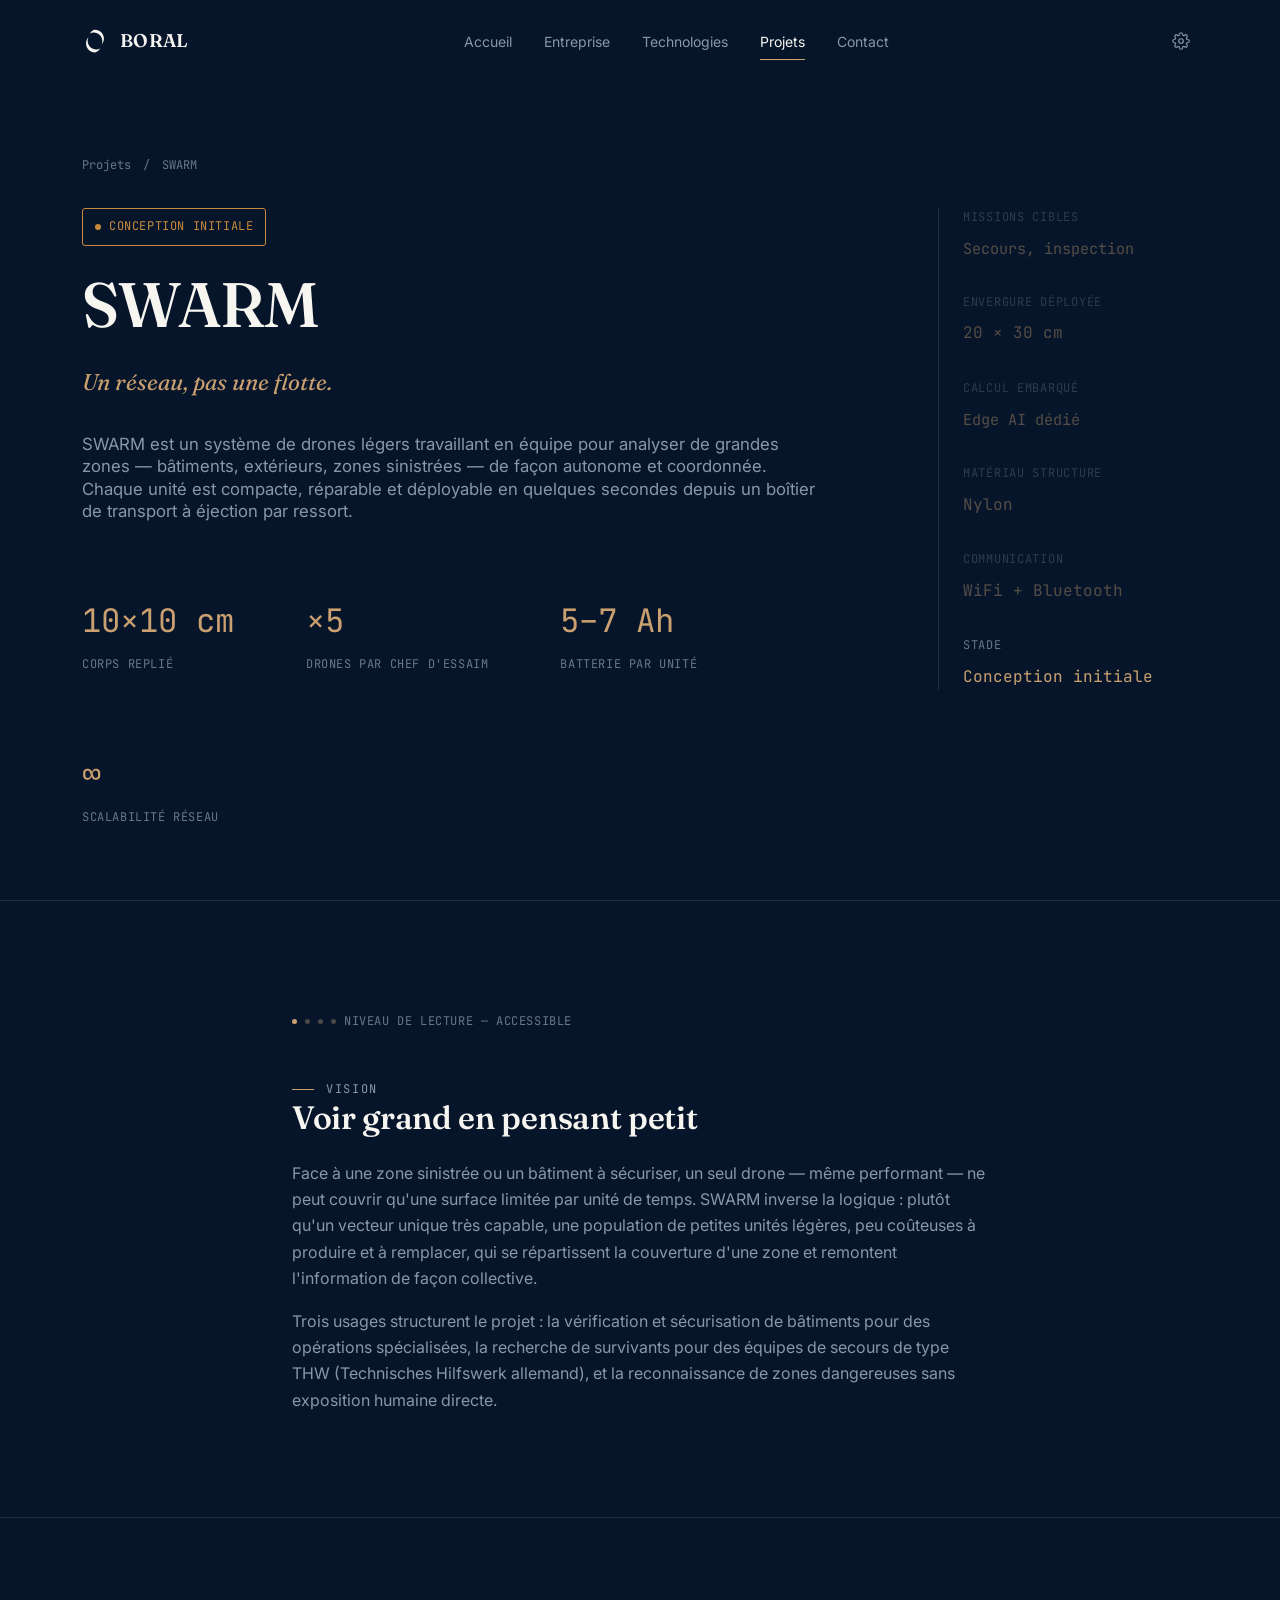
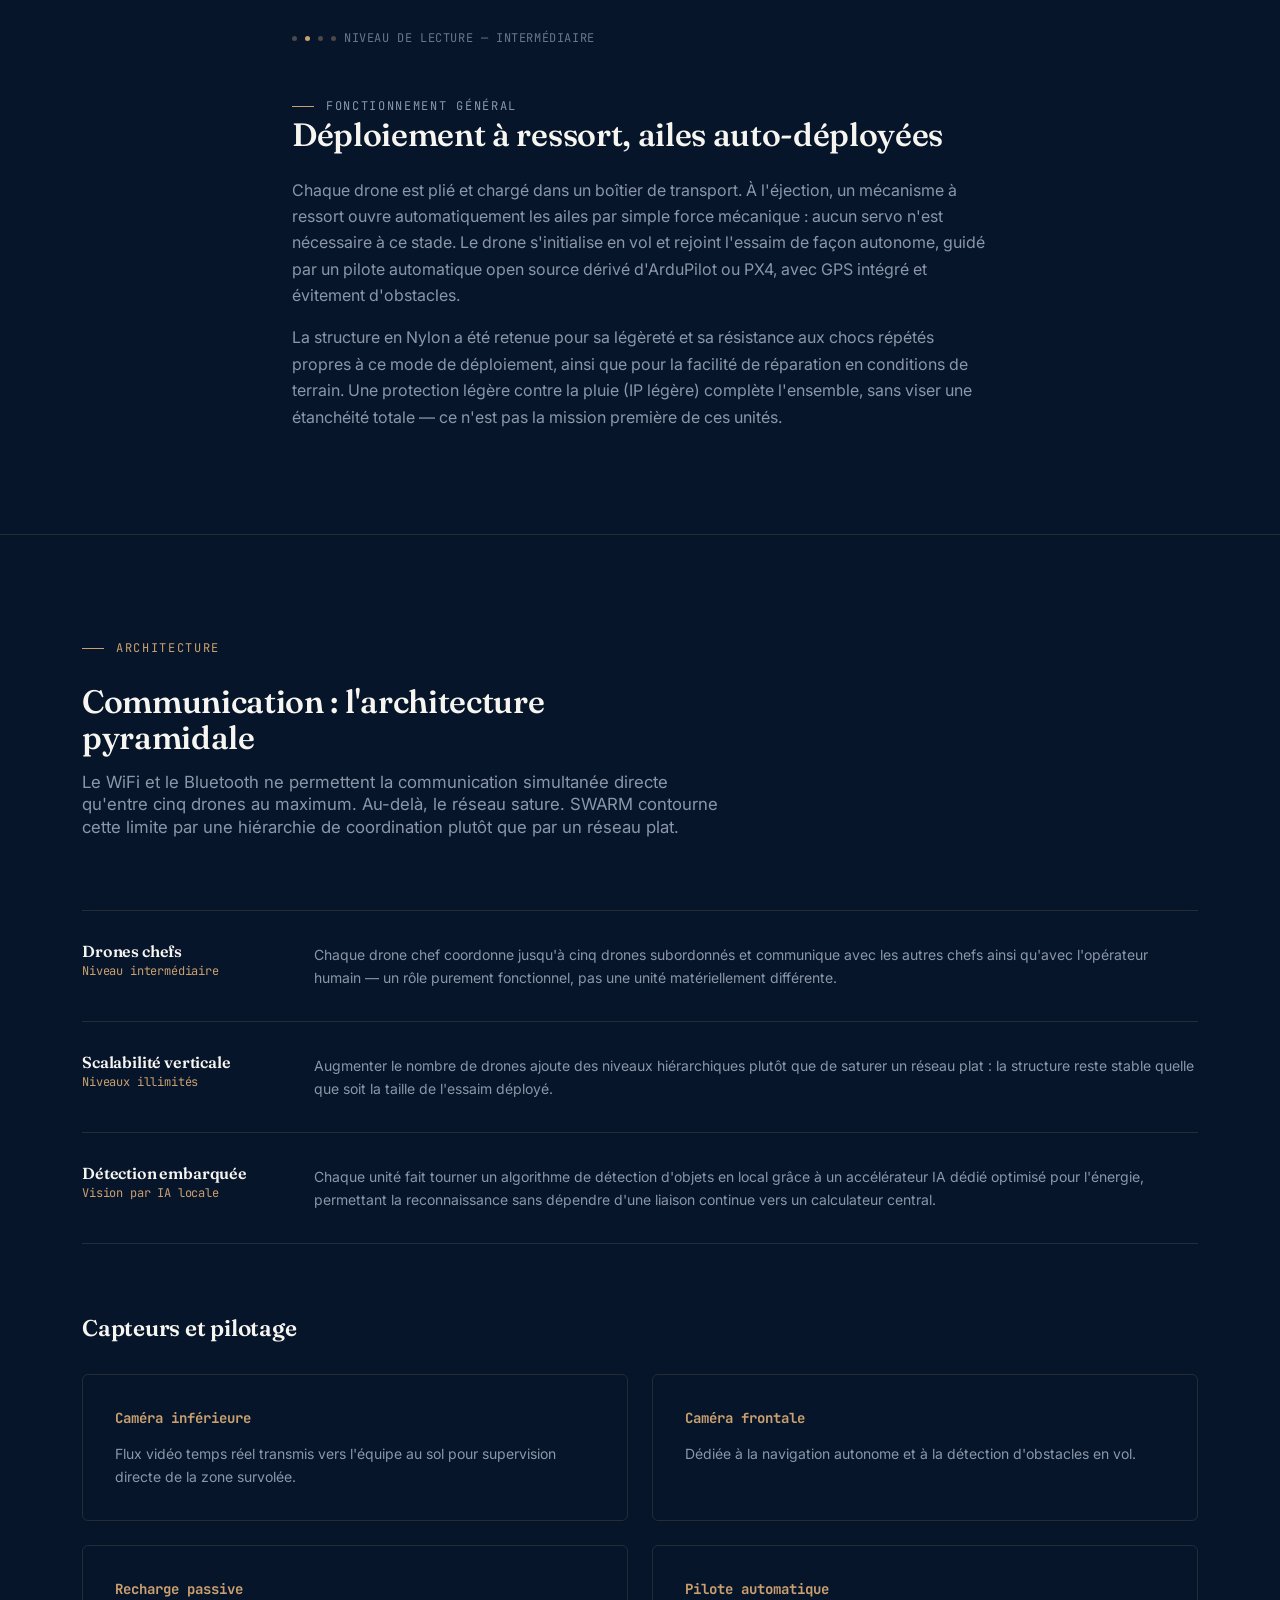
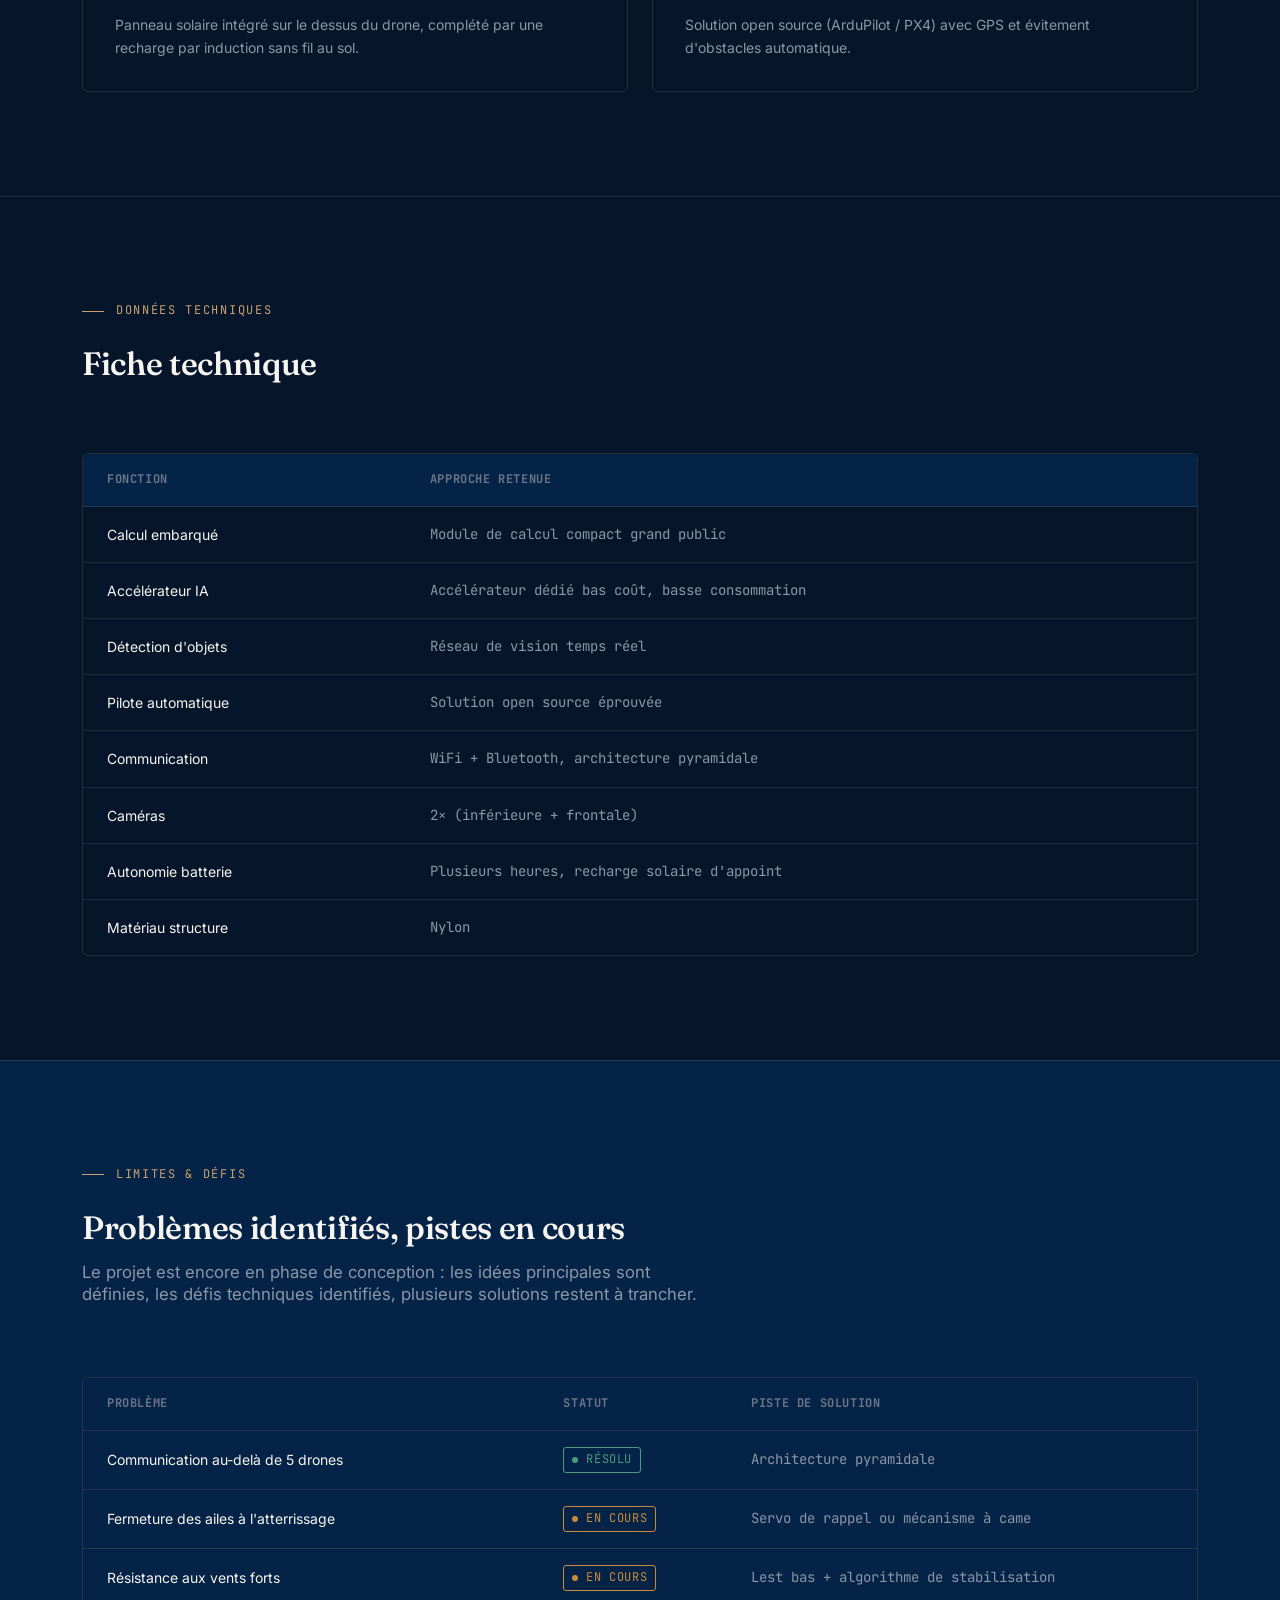
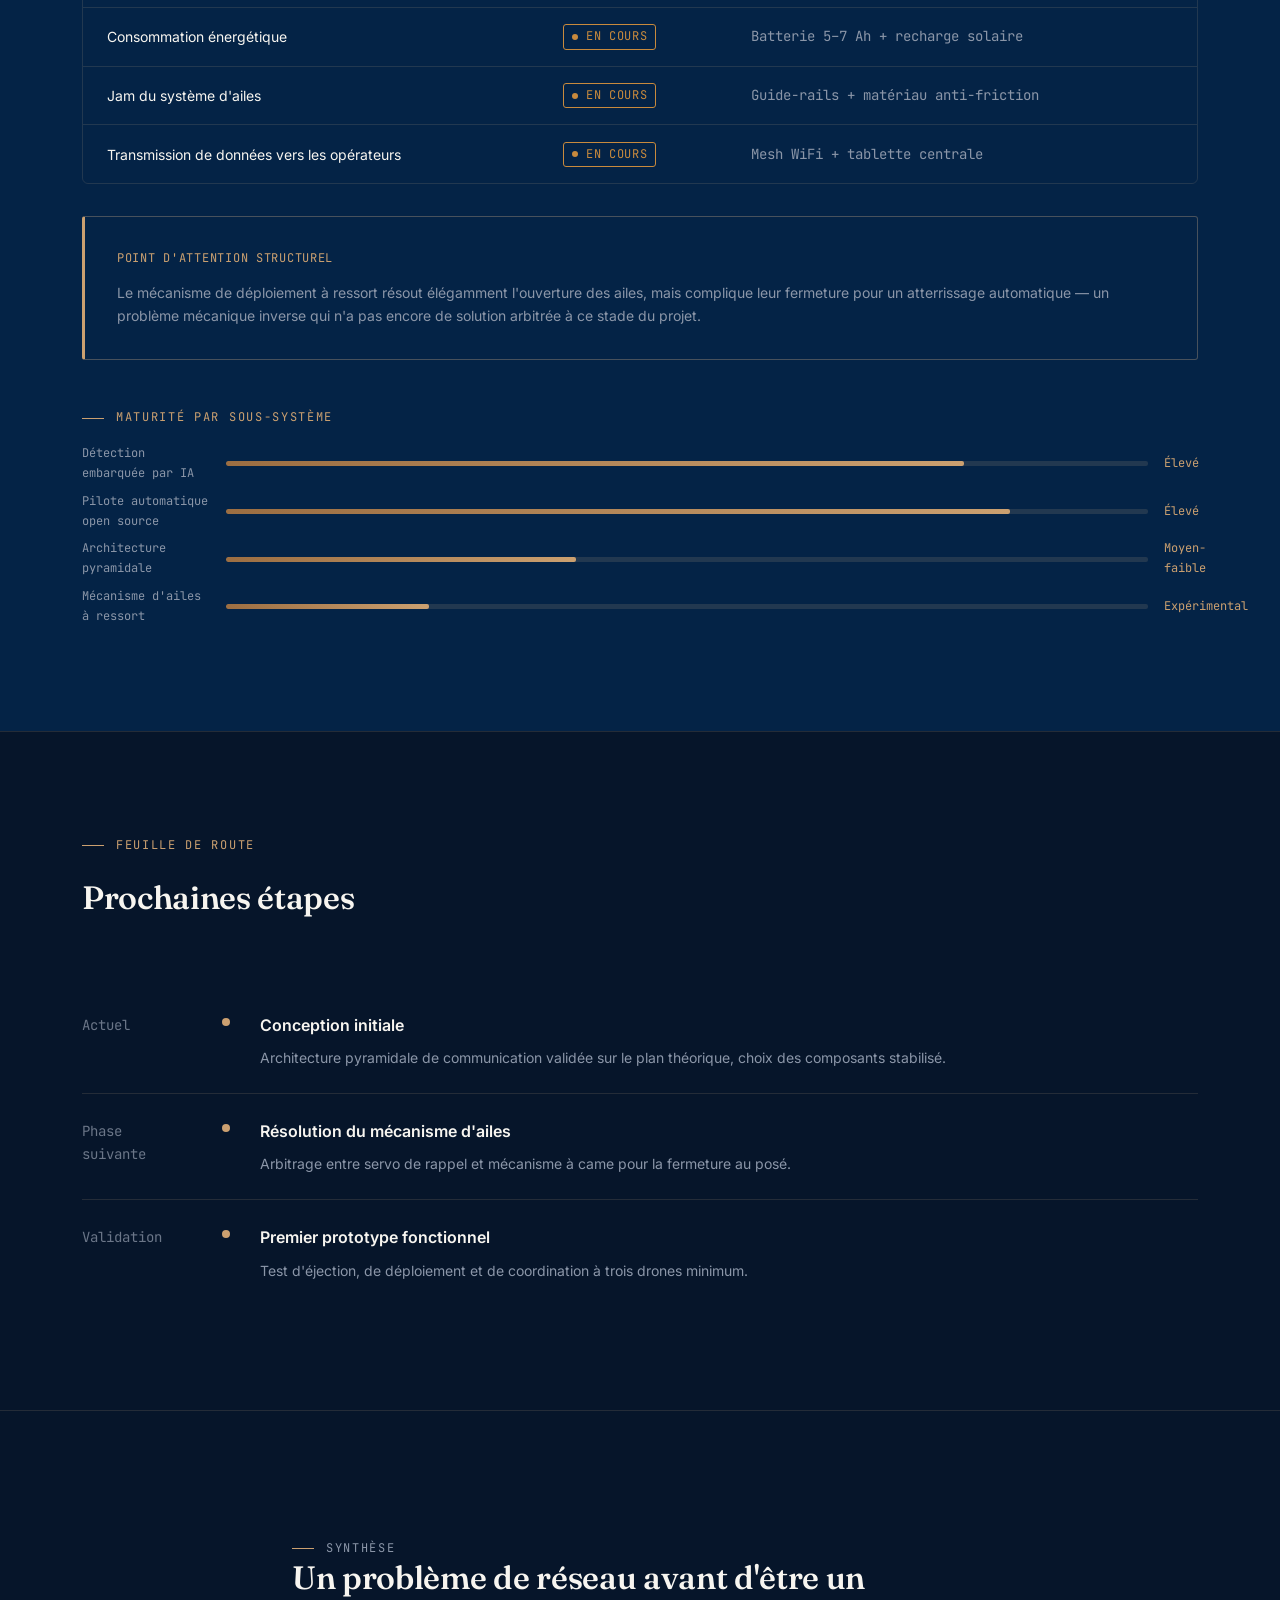
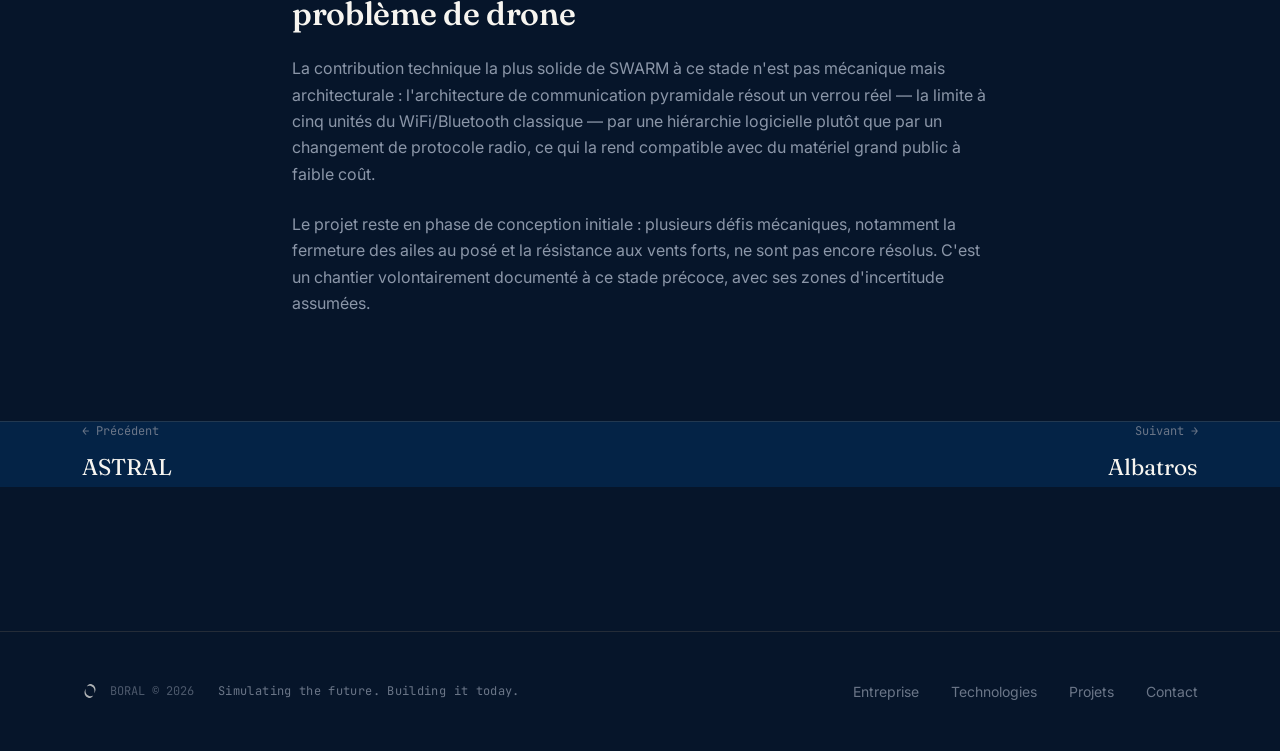
<file: swarm.html>
<!DOCTYPE html>
<html lang="fr" data-theme="dark" data-motion="normal" data-fx="on">
<head>
<script src="brand.js"></script>
<meta charset="UTF-8">
<meta name="viewport" content="width=device-width, initial-scale=1.0">
<title>SWARM — Système multi-drones autonome — __BRAND__</title>
<meta name="description" content="SWARM est un système de drones en essaim pour la reconnaissance et la cartographie collaborative, coordonné par une architecture de communication pyramidale.">
<link rel="icon" href="favicon-32.png">
<link rel="preconnect" href="https://fonts.googleapis.com">
<link href="https://fonts.googleapis.com/css2?family=Fraunces:opsz,wght@9..144,400;9..144,500;9..144,560;9..144,600&family=Inter:wght@400;500;600&family=JetBrains+Mono:wght@400;500&display=swap" rel="stylesheet">
<link rel="stylesheet" href="tokens.css">
<link rel="stylesheet" href="base.css">
<link rel="stylesheet" href="components.css">
<link rel="stylesheet" href="animations.css">
<link rel="stylesheet" href="projet-detail.css">
</head>
<body>

<div class="thermal-halo" aria-hidden="true"></div>
<a class="skip-link" href="#main">Aller au contenu</a>

<header class="site-header">
  <div class="wrap">
    <a href="index.html" class="brand"><svg class="logo-mark" viewBox="0 0 64 64" xmlns="http://www.w3.org/2000/svg" role="img" aria-hidden="true"><path d="M 32 4 C 44.15 4 54 13.85 54 26 C 54 31.8 51.77 37.08 48.12 41 C 49.34 38.28 50 35.27 50 32.1 C 50 20.5 40.6 11.1 29 11.1 C 25.4 11.1 22 12.02 19.05 13.63 C 22.9 8.03 27.7 4 32 4 Z" fill="currentColor"/><path d="M 32 60 C 19.85 60 10 50.15 10 38 C 10 32.2 12.23 26.92 15.88 23 C 14.66 25.72 14 28.73 14 31.9 C 14 43.5 23.4 52.9 35 52.9 C 38.6 52.9 42 51.98 44.95 50.37 C 41.1 55.97 36.3 60 32 60 Z" fill="currentColor"/></svg><span data-brand>BORAL</span></a>
    <nav class="main-nav" aria-label="Navigation principale">
      <ul>
        <li><a href="index.html">Accueil</a></li>
        <li><a href="entreprise.html">Entreprise</a></li>
        <li><a href="technologies.html">Technologies</a></li>
        <li><a href="projets.html" aria-current="page">Projets</a></li>
        <li><a href="contact.html">Contact</a></li>
      </ul>
    </nav>
    <div class="header-tools">
      <button class="icon-btn settings-trigger" aria-expanded="false" aria-controls="settings-panel" aria-label="Réglages d'affichage">
        <svg viewBox="0 0 24 24" fill="none" stroke="currentColor" stroke-width="1.6"><circle cx="12" cy="12" r="3"/><path d="M19.4 15a1.65 1.65 0 00.33 1.82l.06.06a2 2 0 11-2.83 2.83l-.06-.06a1.65 1.65 0 00-1.82-.33 1.65 1.65 0 00-1 1.51V21a2 2 0 01-4 0v-.09A1.65 1.65 0 009 19.4a1.65 1.65 0 00-1.82.33l-.06.06a2 2 0 11-2.83-2.83l.06-.06A1.65 1.65 0 004.6 15a1.65 1.65 0 00-1.51-1H3a2 2 0 010-4h.09A1.65 1.65 0 004.6 9a1.65 1.65 0 00-.33-1.82l-.06-.06a2 2 0 112.83-2.83l.06.06A1.65 1.65 0 009 4.6a1.65 1.65 0 001-1.51V3a2 2 0 014 0v.09a1.65 1.65 0 001 1.51 1.65 1.65 0 001.82-.33l.06-.06a2 2 0 112.83 2.83l-.06.06A1.65 1.65 0 0019.4 9a1.65 1.65 0 001.51 1H21a2 2 0 010 4h-.09a1.65 1.65 0 00-1.51 1z"/></svg>
      </button>
      <button class="icon-btn nav-toggle" aria-expanded="false" aria-label="Ouvrir le menu">
        <svg viewBox="0 0 24 24" fill="none" stroke="currentColor" stroke-width="1.6"><line x1="3" y1="6" x2="21" y2="6"/><line x1="3" y1="12" x2="21" y2="12"/><line x1="3" y1="18" x2="21" y2="18"/></svg>
      </button>
    </div>
  </div>
  <div class="settings-panel" id="settings-panel">
    <div class="settings-panel-title">Affichage</div>
    <div class="settings-row"><div><div class="settings-row-label">Mode clair</div></div><button class="switch" data-switch="theme" role="switch" aria-checked="false" aria-label="Activer le mode clair"></button></div>
    <div class="settings-row"><div><div class="settings-row-label">Réduire les animations</div></div><button class="switch" data-switch="motion" role="switch" aria-checked="false" aria-label="Réduire les animations"></button></div>
    <div class="settings-row"><div><div class="settings-row-label">Éléments 3D / effets</div><div class="settings-row-desc">Désactive l'objet interactif et le halo</div></div><button class="switch" data-switch="fx" role="switch" aria-checked="true" aria-label="Activer les effets"></button></div>
  </div>
</header>

<nav class="mobile-nav" aria-label="Navigation mobile">
  <ul>
    <li><a href="index.html">Accueil</a></li>
    <li><a href="entreprise.html">Entreprise</a></li>
    <li><a href="technologies.html">Technologies</a></li>
    <li><a href="projets.html">Projets</a></li>
    <li><a href="contact.html">Contact</a></li>
  </ul>
</nav>

<main id="main">

  <div class="proj-breadcrumb">
    <div class="wrap"><nav aria-label="Fil d'ariane"><a href="projets.html">Projets</a><span>/</span><span>SWARM</span></nav></div>
  </div>

  <section class="proj-detail-hero">
    <div class="wrap project-body">
      <div>
        <div class="status-badge status-recherche">Conception initiale</div>
        <h1>SWARM</h1>
        <p class="proj-detail-tagline">Un réseau, pas une flotte.</p>
        <p class="lead">SWARM est un système de drones légers travaillant en équipe pour analyser de grandes zones — bâtiments, extérieurs, zones sinistrées — de façon autonome et coordonnée. Chaque unité est compacte, réparable et déployable en quelques secondes depuis un boîtier de transport à éjection par ressort.</p>
        <div class="proj-hero-stats">
          <div class="proj-hero-stat"><span class="proj-hero-stat-value">10×10 cm</span><span class="proj-hero-stat-label">Corps replié</span></div>
          <div class="proj-hero-stat"><span class="proj-hero-stat-value">×5</span><span class="proj-hero-stat-label">Drones par chef d'essaim</span></div>
          <div class="proj-hero-stat"><span class="proj-hero-stat-value">5–7 Ah</span><span class="proj-hero-stat-label">Batterie par unité</span></div>
          <div class="proj-hero-stat"><span class="proj-hero-stat-value">∞</span><span class="proj-hero-stat-label">Scalabilité réseau</span></div>
        </div>
      </div>
      <aside class="specs-rail">
        <div class="specs-rail-block" data-spec-for="vision"><span class="specs-rail-label">Missions cibles</span><span class="specs-rail-value" style="font-size:0.95rem;">Secours, inspection</span></div>
        <div class="specs-rail-block" data-spec-for="fonctionnement"><span class="specs-rail-label">Envergure déployée</span><span class="specs-rail-value" style="font-size:1rem;">20 × 30 cm</span></div>
        <div class="specs-rail-block" data-spec-for="architecture"><span class="specs-rail-label">Calcul embarqué</span><span class="specs-rail-value" style="font-size:0.95rem;">Edge AI dédié</span></div>
        <div class="specs-rail-block" data-spec-for="donnees"><span class="specs-rail-label">Matériau structure</span><span class="specs-rail-value" style="font-size:1rem;">Nylon</span></div>
        <div class="specs-rail-block" data-spec-for="limites"><span class="specs-rail-label">Communication</span><span class="specs-rail-value" style="font-size:1rem;">WiFi + Bluetooth</span></div>
        <div class="specs-rail-block" data-spec-for="timeline"><span class="specs-rail-label">Stade</span><span class="specs-rail-value" style="font-size:1rem;">Conception initiale</span></div>
      </aside>
    </div>
  </section>

  <section class="proj-section" data-spec-section="vision">
    <div class="wrap wrap-narrow proj-section-intro">
      <div class="reading-level"><span class="dot is-active"></span><span class="dot"></span><span class="dot"></span><span class="dot"></span> Niveau de lecture — accessible</div>
      <p class="eyebrow">Vision</p>
      <h2>Voir grand en pensant petit</h2>
      <p>Face à une zone sinistrée ou un bâtiment à sécuriser, un seul drone — même performant — ne peut couvrir qu'une surface limitée par unité de temps. SWARM inverse la logique&nbsp;: plutôt qu'un vecteur unique très capable, une population de petites unités légères, peu coûteuses à produire et à remplacer, qui se répartissent la couverture d'une zone et remontent l'information de façon collective.</p>
      <p>Trois usages structurent le projet&nbsp;: la vérification et sécurisation de bâtiments pour des opérations spécialisées, la recherche de survivants pour des équipes de secours de type THW (Technisches Hilfswerk allemand), et la reconnaissance de zones dangereuses sans exposition humaine directe.</p>
    </div>
  </section>

  <section class="proj-section" data-spec-section="fonctionnement">
    <div class="wrap wrap-narrow proj-section-intro">
      <div class="reading-level"><span class="dot"></span><span class="dot is-active"></span><span class="dot"></span><span class="dot"></span> Niveau de lecture — intermédiaire</div>
      <p class="eyebrow">Fonctionnement général</p>
      <h2>Déploiement à ressort, ailes auto-déployées</h2>
      <p>Chaque drone est plié et chargé dans un boîtier de transport. À l'éjection, un mécanisme à ressort ouvre automatiquement les ailes par simple force mécanique&nbsp;: aucun servo n'est nécessaire à ce stade. Le drone s'initialise en vol et rejoint l'essaim de façon autonome, guidé par un pilote automatique open source dérivé d'ArduPilot ou PX4, avec GPS intégré et évitement d'obstacles.</p>
      <p>La structure en Nylon a été retenue pour sa légèreté et sa résistance aux chocs répétés propres à ce mode de déploiement, ainsi que pour la facilité de réparation en conditions de terrain. Une protection légère contre la pluie (IP légère) complète l'ensemble, sans viser une étanchéité totale — ce n'est pas la mission première de ces unités.</p>
    </div>
  </section>

  <section class="proj-section" data-spec-section="architecture">
    <div class="wrap">
      <div class="section-head" data-reveal>
        <p class="eyebrow">Architecture</p>
        <h2>Communication&nbsp;: l'architecture pyramidale</h2>
        <p class="lead">Le WiFi et le Bluetooth ne permettent la communication simultanée directe qu'entre cinq drones au maximum. Au-delà, le réseau sature. SWARM contourne cette limite par une hiérarchie de coordination plutôt que par un réseau plat.</p>
      </div>
      <div class="arch-list" data-reveal>
        <div class="arch-item">
          <h3>Drones chefs<span class="mono">Niveau intermédiaire</span></h3>
          <p>Chaque drone chef coordonne jusqu'à cinq drones subordonnés et communique avec les autres chefs ainsi qu'avec l'opérateur humain — un rôle purement fonctionnel, pas une unité matériellement différente.</p>
        </div>
        <div class="arch-item">
          <h3>Scalabilité verticale<span class="mono">Niveaux illimités</span></h3>
          <p>Augmenter le nombre de drones ajoute des niveaux hiérarchiques plutôt que de saturer un réseau plat&nbsp;: la structure reste stable quelle que soit la taille de l'essaim déployé.</p>
        </div>
        <div class="arch-item">
          <h3>Détection embarquée<span class="mono">Vision par IA locale</span></h3>
          <p>Chaque unité fait tourner un algorithme de détection d'objets en local grâce à un accélérateur IA dédié optimisé pour l'énergie, permettant la reconnaissance sans dépendre d'une liaison continue vers un calculateur central.</p>
        </div>
      </div>

      <h3 style="margin-top:var(--space-8);">Capteurs et pilotage</h3>
      <div class="mode-grid" data-reveal>
        <div class="mode-card"><h4>Caméra inférieure</h4><p>Flux vidéo temps réel transmis vers l'équipe au sol pour supervision directe de la zone survolée.</p></div>
        <div class="mode-card"><h4>Caméra frontale</h4><p>Dédiée à la navigation autonome et à la détection d'obstacles en vol.</p></div>
        <div class="mode-card"><h4>Recharge passive</h4><p>Panneau solaire intégré sur le dessus du drone, complété par une recharge par induction sans fil au sol.</p></div>
        <div class="mode-card"><h4>Pilote automatique</h4><p>Solution open source (ArduPilot / PX4) avec GPS et évitement d'obstacles automatique.</p></div>
      </div>
    </div>
  </section>

  <section class="proj-section" data-spec-section="donnees">
    <div class="wrap">
      <div class="section-head" data-reveal>
        <p class="eyebrow">Données techniques</p>
        <h2>Fiche technique</h2>
      </div>
      <div class="data-table-wrap" data-reveal>
        <table class="data-table">
          <thead><tr><th>Fonction</th><th>Approche retenue</th></tr></thead>
          <tbody>
            <tr><td>Calcul embarqué</td><td>Module de calcul compact grand public</td></tr>
            <tr><td>Accélérateur IA</td><td>Accélérateur dédié bas coût, basse consommation</td></tr>
            <tr><td>Détection d'objets</td><td>Réseau de vision temps réel</td></tr>
            <tr><td>Pilote automatique</td><td>Solution open source éprouvée</td></tr>
            <tr><td>Communication</td><td>WiFi + Bluetooth, architecture pyramidale</td></tr>
            <tr><td>Caméras</td><td>2× (inférieure + frontale)</td></tr>
            <tr><td>Autonomie batterie</td><td>Plusieurs heures, recharge solaire d'appoint</td></tr>
            <tr><td>Matériau structure</td><td>Nylon</td></tr>
          </tbody>
        </table>
      </div>
    </div>
  </section>

  <section class="proj-section limits-section" data-spec-section="limites">
    <div class="wrap">
      <div class="section-head" data-reveal>
        <p class="eyebrow">Limites &amp; défis</p>
        <h2>Problèmes identifiés, pistes en cours</h2>
        <p class="lead">Le projet est encore en phase de conception&nbsp;: les idées principales sont définies, les défis techniques identifiés, plusieurs solutions restent à trancher.</p>
      </div>
      <div class="data-table-wrap" data-reveal>
        <table class="data-table">
          <thead><tr><th>Problème</th><th>Statut</th><th>Piste de solution</th></tr></thead>
          <tbody>
            <tr><td>Communication au-delà de 5 drones</td><td><span class="status-badge status-actif" style="padding:2px 8px;">Résolu</span></td><td>Architecture pyramidale</td></tr>
            <tr><td>Fermeture des ailes à l'atterrissage</td><td><span class="status-badge status-recherche" style="padding:2px 8px;">En cours</span></td><td>Servo de rappel ou mécanisme à came</td></tr>
            <tr><td>Résistance aux vents forts</td><td><span class="status-badge status-recherche" style="padding:2px 8px;">En cours</span></td><td>Lest bas + algorithme de stabilisation</td></tr>
            <tr><td>Consommation énergétique</td><td><span class="status-badge status-recherche" style="padding:2px 8px;">En cours</span></td><td>Batterie 5–7 Ah + recharge solaire</td></tr>
            <tr><td>Jam du système d'ailes</td><td><span class="status-badge status-recherche" style="padding:2px 8px;">En cours</span></td><td>Guide-rails + matériau anti-friction</td></tr>
            <tr><td>Transmission de données vers les opérateurs</td><td><span class="status-badge status-recherche" style="padding:2px 8px;">En cours</span></td><td>Mesh WiFi + tablette centrale</td></tr>
          </tbody>
        </table>
      </div>

      <div class="callout" data-reveal style="margin-top:var(--space-6);">
        <div class="callout-title">Point d'attention structurel</div>
        <p>Le mécanisme de déploiement à ressort résout élégamment l'ouverture des ailes, mais complique leur fermeture pour un atterrissage automatique — un problème mécanique inverse qui n'a pas encore de solution arbitrée à ce stade du projet.</p>
      </div>

      <div style="margin-top:var(--space-7);" data-reveal>
        <p class="eyebrow" style="margin-bottom:var(--space-4);">Maturité par sous-système</p>
        <div class="trl-gauge">
          <div class="trl-gauge-row"><span class="trl-gauge-label">Détection embarquée par IA</span><div class="trl-gauge-track"><div class="trl-gauge-fill" style="--fill:80%"></div></div><span class="trl-gauge-value">Élevé</span></div>
          <div class="trl-gauge-row"><span class="trl-gauge-label">Pilote automatique open source</span><div class="trl-gauge-track"><div class="trl-gauge-fill" style="--fill:85%"></div></div><span class="trl-gauge-value">Élevé</span></div>
          <div class="trl-gauge-row"><span class="trl-gauge-label">Architecture pyramidale</span><div class="trl-gauge-track"><div class="trl-gauge-fill" style="--fill:38%"></div></div><span class="trl-gauge-value">Moyen-faible</span></div>
          <div class="trl-gauge-row"><span class="trl-gauge-label">Mécanisme d'ailes à ressort</span><div class="trl-gauge-track"><div class="trl-gauge-fill" style="--fill:22%"></div></div><span class="trl-gauge-value">Expérimental</span></div>
        </div>
      </div>
    </div>
  </section>

  <section class="proj-section" data-spec-section="timeline">
    <div class="wrap">
      <div class="section-head" data-reveal><p class="eyebrow">Feuille de route</p><h2>Prochaines étapes</h2></div>
      <div class="timeline" data-reveal>
        <div class="timeline-item"><span class="timeline-date mono">Actuel</span><span class="timeline-marker"></span><div class="timeline-content"><h4>Conception initiale</h4><p>Architecture pyramidale de communication validée sur le plan théorique, choix des composants stabilisé.</p></div></div>
        <div class="timeline-item"><span class="timeline-date mono">Phase suivante</span><span class="timeline-marker"></span><div class="timeline-content"><h4>Résolution du mécanisme d'ailes</h4><p>Arbitrage entre servo de rappel et mécanisme à came pour la fermeture au posé.</p></div></div>
        <div class="timeline-item"><span class="timeline-date mono">Validation</span><span class="timeline-marker"></span><div class="timeline-content"><h4>Premier prototype fonctionnel</h4><p>Test d'éjection, de déploiement et de coordination à trois drones minimum.</p></div></div>
      </div>
    </div>
  </section>

  <section class="proj-section proj-conclusion">
    <div class="wrap wrap-narrow">
      <p class="eyebrow" data-reveal>Synthèse</p>
      <h2 data-reveal>Un problème de réseau avant d'être un problème de drone</h2>
      <div data-reveal>
        <p>La contribution technique la plus solide de SWARM à ce stade n'est pas mécanique mais architecturale&nbsp;: l'architecture de communication pyramidale résout un verrou réel — la limite à cinq unités du WiFi/Bluetooth classique — par une hiérarchie logicielle plutôt que par un changement de protocole radio, ce qui la rend compatible avec du matériel grand public à faible coût.</p>
        <p>Le projet reste en phase de conception initiale&nbsp;: plusieurs défis mécaniques, notamment la fermeture des ailes au posé et la résistance aux vents forts, ne sont pas encore résolus. C'est un chantier volontairement documenté à ce stade précoce, avec ses zones d'incertitude assumées.</p>
      </div>
    </div>
  </section>

</main>

<nav class="proj-nav">
  <div class="wrap">
    <a href="astral.html" class="proj-nav-link"><span class="mono">← Précédent</span><span>ASTRAL</span></a>
    <a href="albatros.html" class="proj-nav-link next"><span class="mono">Suivant →</span><span>Albatros</span></a>
  </div>
</nav>

<footer class="site-footer">
  <div class="wrap">
    <div class="footer-left">
      <div class="footer-mark"><svg class="logo-mark" viewBox="0 0 64 64" xmlns="http://www.w3.org/2000/svg" role="img" aria-hidden="true"><path d="M 32 4 C 44.15 4 54 13.85 54 26 C 54 31.8 51.77 37.08 48.12 41 C 49.34 38.28 50 35.27 50 32.1 C 50 20.5 40.6 11.1 29 11.1 C 25.4 11.1 22 12.02 19.05 13.63 C 22.9 8.03 27.7 4 32 4 Z" fill="currentColor"/><path d="M 32 60 C 19.85 60 10 50.15 10 38 C 10 32.2 12.23 26.92 15.88 23 C 14.66 25.72 14 28.73 14 31.9 C 14 43.5 23.4 52.9 35 52.9 C 38.6 52.9 42 51.98 44.95 50.37 C 41.1 55.97 36.3 60 32 60 Z" fill="currentColor"/></svg><span><span data-brand>BORAL</span> © <span data-year></span></span></div>
      <p class="footer-tagline">Simulating the future. Building it today.</p>
    </div>
    <nav class="footer-nav" aria-label="Navigation de pied de page">
      <a href="entreprise.html">Entreprise</a>
      <a href="technologies.html">Technologies</a>
      <a href="projets.html">Projets</a>
      <a href="contact.html">Contact</a>
    </nav>
  </div>
</footer>

<script src="main.js"></script>
<script src="scroll-reveal.js"></script>
<script src="specs-rail.js"></script>
</body>
</html>
</file>
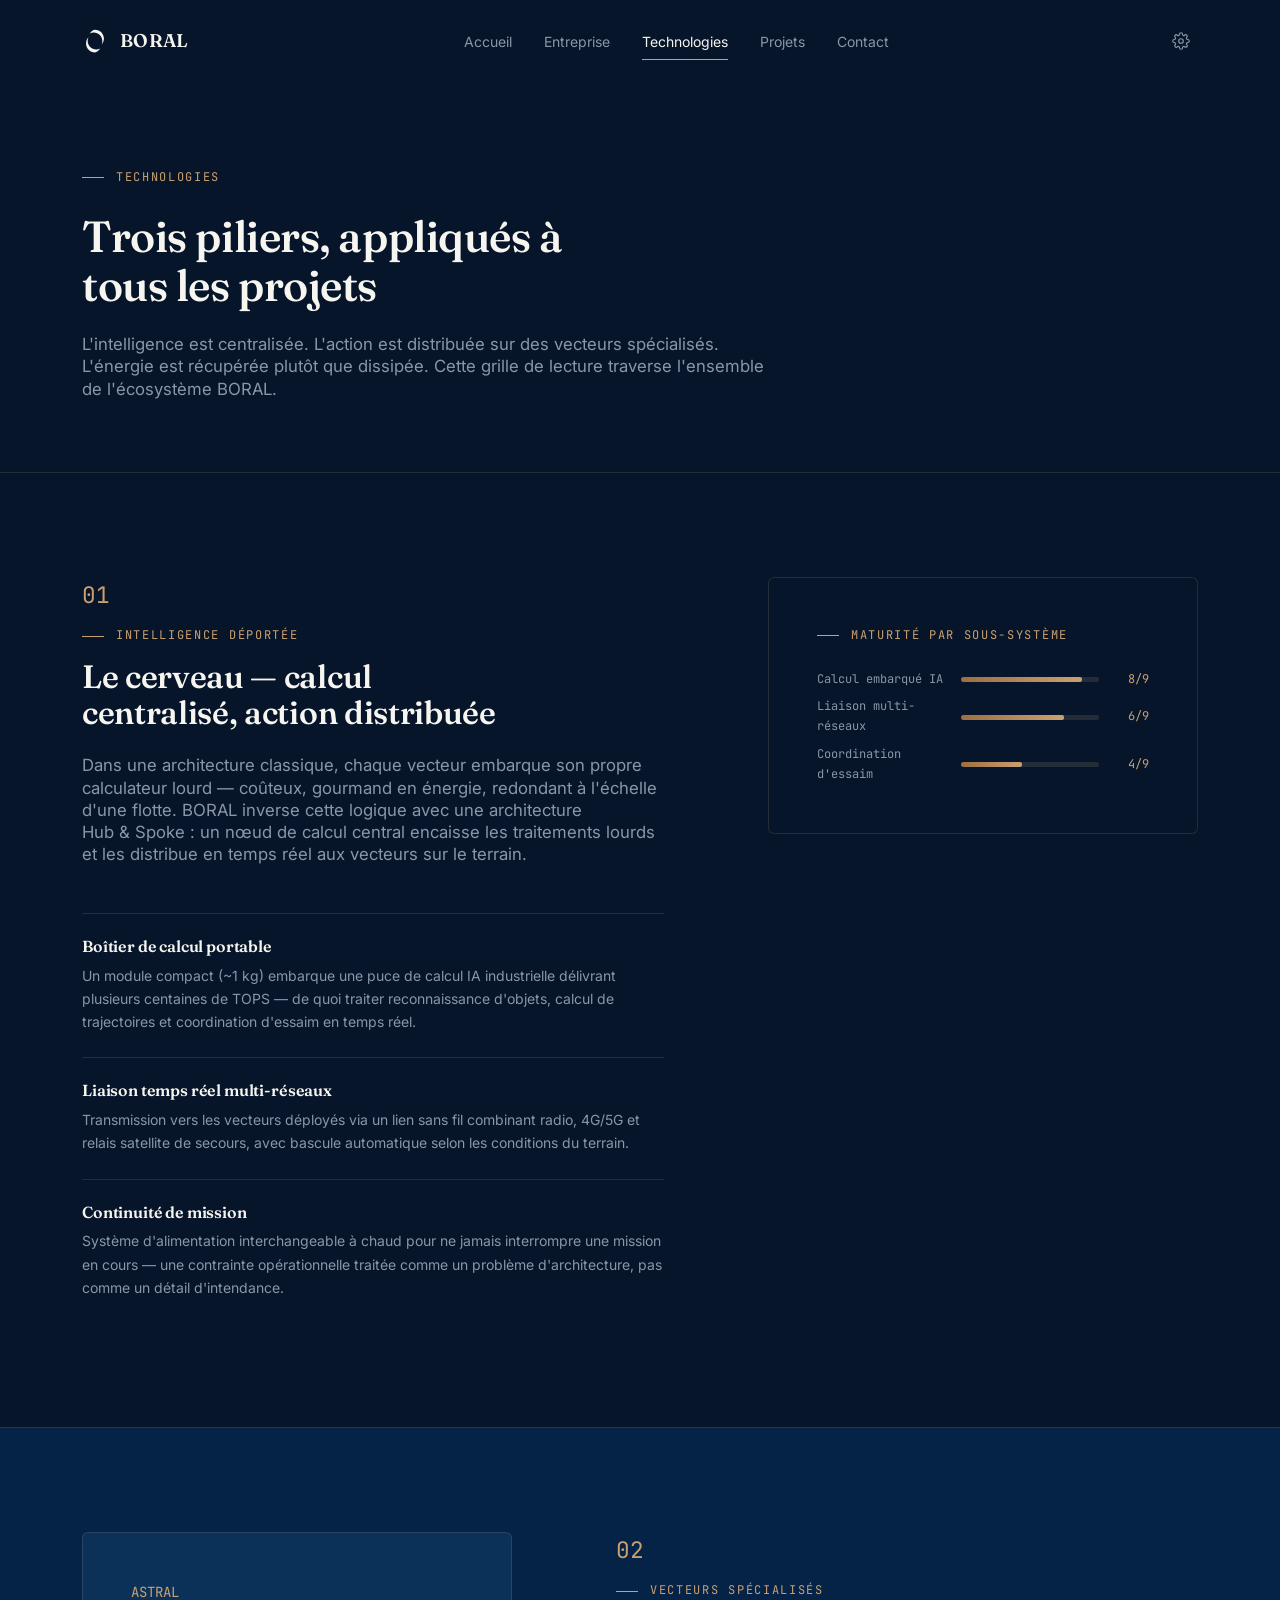
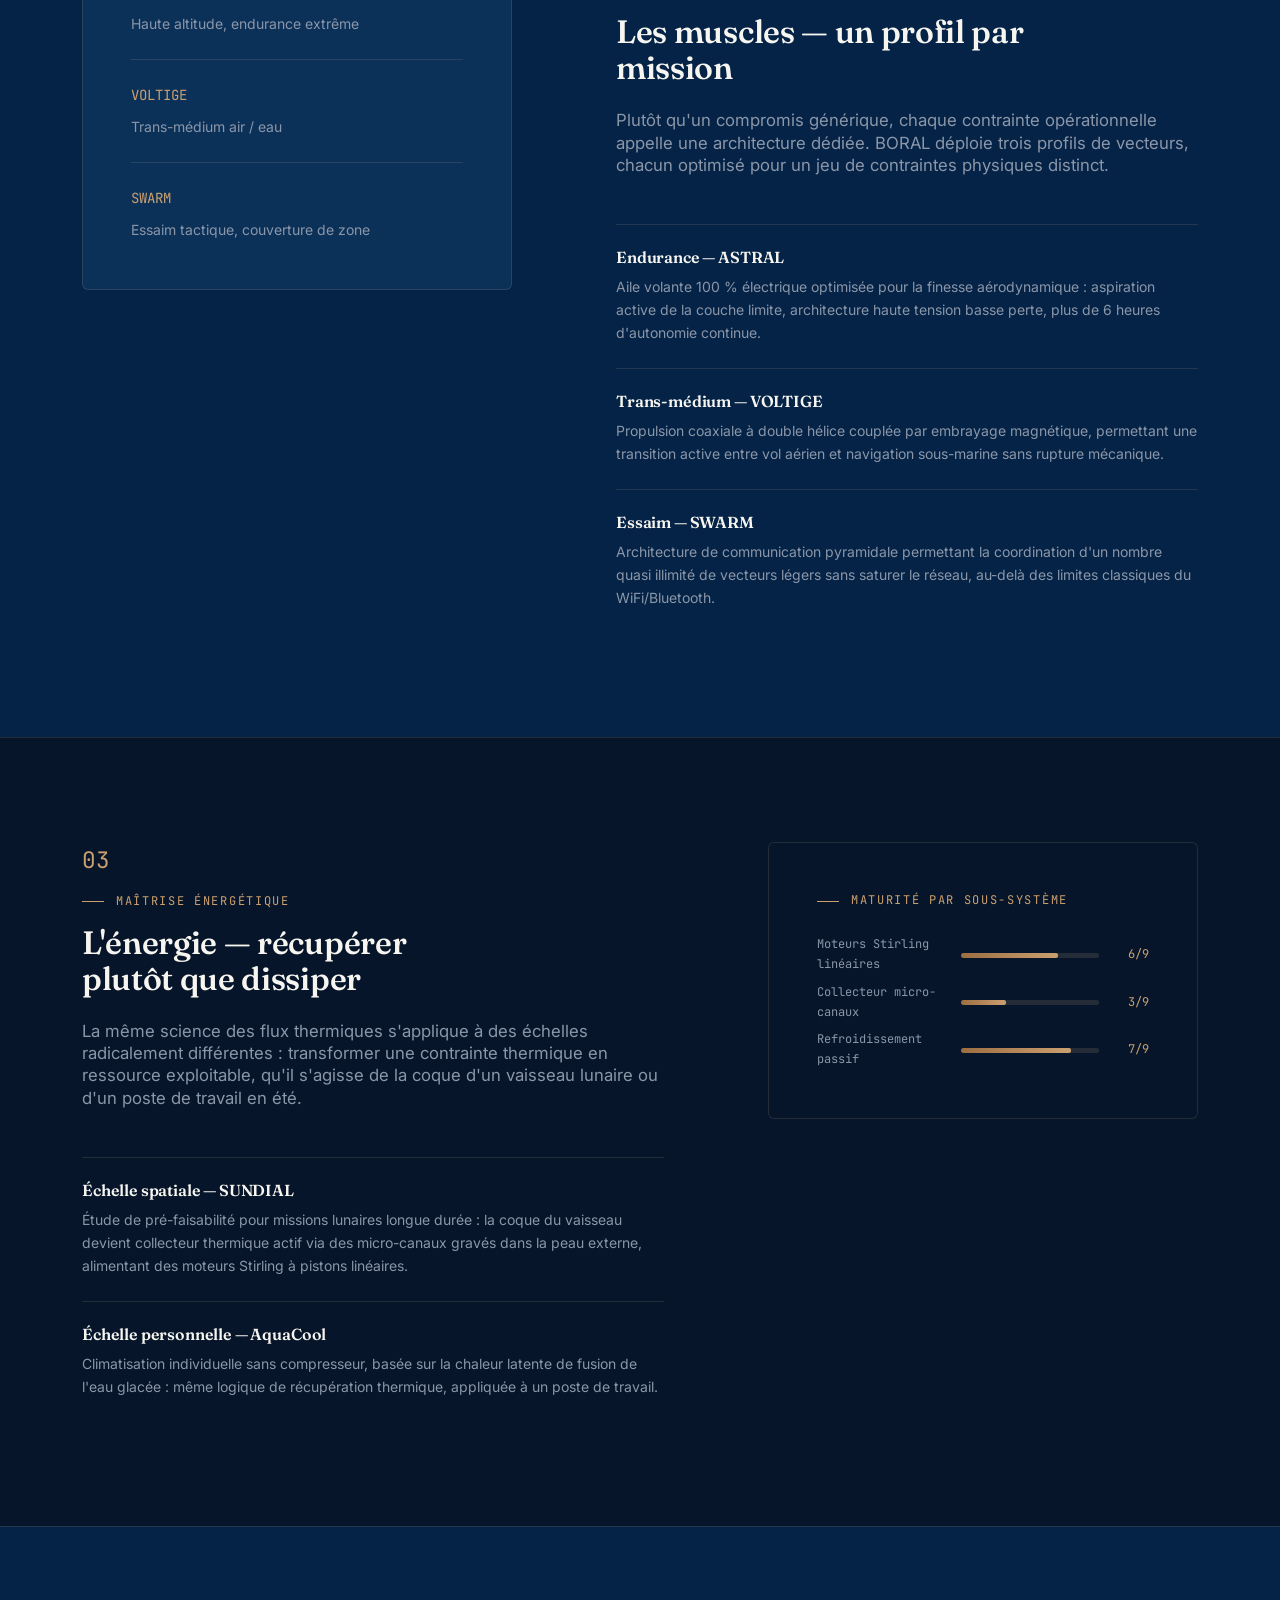
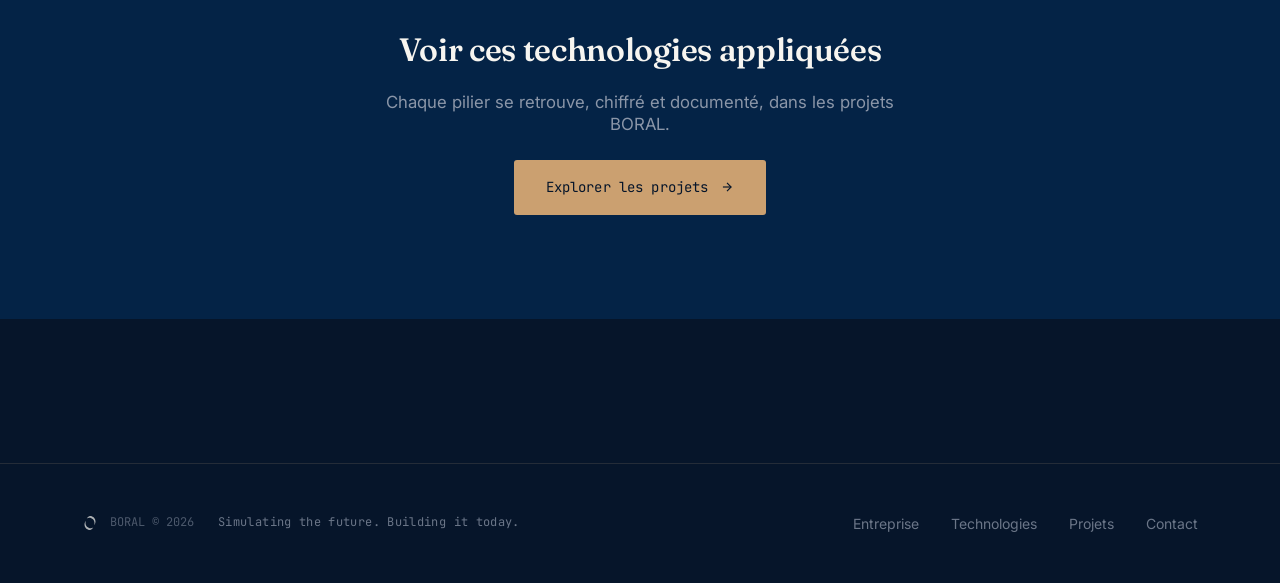
<file: technologies.html>
<!DOCTYPE html>
<html lang="fr" data-theme="dark" data-motion="normal" data-fx="on">
<head>
<script src="brand.js"></script>
<meta charset="UTF-8">
<meta name="viewport" content="width=device-width, initial-scale=1.0">
<title>Technologies — __BRAND__</title>
<meta name="description" data-brand-attr="content" content="Intelligence déportée, vecteurs spécialisés, maîtrise énergétique et thermique : les trois piliers technologiques transverses de l'écosystème __BRAND__.">
<link rel="icon" href="favicon-32.png">
<link rel="preconnect" href="https://fonts.googleapis.com">
<link href="https://fonts.googleapis.com/css2?family=Fraunces:opsz,wght@9..144,400;9..144,500;9..144,560;9..144,600&family=Inter:wght@400;500;600&family=JetBrains+Mono:wght@400;500&display=swap" rel="stylesheet">
<link rel="stylesheet" href="tokens.css">
<link rel="stylesheet" href="base.css">
<link rel="stylesheet" href="components.css">
<link rel="stylesheet" href="animations.css">
<link rel="stylesheet" href="technologies.css">
</head>
<body>

<div class="thermal-halo" aria-hidden="true"></div>
<a class="skip-link" href="#main">Aller au contenu</a>

<header class="site-header">
  <div class="wrap">
    <a href="index.html" class="brand">
      <svg class="logo-mark" viewBox="0 0 64 64" xmlns="http://www.w3.org/2000/svg" role="img" aria-hidden="true"><path d="M 32 4 C 44.15 4 54 13.85 54 26 C 54 31.8 51.77 37.08 48.12 41 C 49.34 38.28 50 35.27 50 32.1 C 50 20.5 40.6 11.1 29 11.1 C 25.4 11.1 22 12.02 19.05 13.63 C 22.9 8.03 27.7 4 32 4 Z" fill="currentColor"/><path d="M 32 60 C 19.85 60 10 50.15 10 38 C 10 32.2 12.23 26.92 15.88 23 C 14.66 25.72 14 28.73 14 31.9 C 14 43.5 23.4 52.9 35 52.9 C 38.6 52.9 42 51.98 44.95 50.37 C 41.1 55.97 36.3 60 32 60 Z" fill="currentColor"/></svg>
      <span data-brand>BORAL</span>
    </a>
    <nav class="main-nav" aria-label="Navigation principale">
      <ul>
        <li><a href="index.html">Accueil</a></li>
        <li><a href="entreprise.html">Entreprise</a></li>
        <li><a href="technologies.html" aria-current="page">Technologies</a></li>
        <li><a href="projets.html">Projets</a></li>
        <li><a href="contact.html">Contact</a></li>
      </ul>
    </nav>
    <div class="header-tools">
      <button class="icon-btn settings-trigger" aria-expanded="false" aria-controls="settings-panel" aria-label="Réglages d'affichage">
        <svg viewBox="0 0 24 24" fill="none" stroke="currentColor" stroke-width="1.6"><circle cx="12" cy="12" r="3"/><path d="M19.4 15a1.65 1.65 0 00.33 1.82l.06.06a2 2 0 11-2.83 2.83l-.06-.06a1.65 1.65 0 00-1.82-.33 1.65 1.65 0 00-1 1.51V21a2 2 0 01-4 0v-.09A1.65 1.65 0 009 19.4a1.65 1.65 0 00-1.82.33l-.06.06a2 2 0 11-2.83-2.83l.06-.06A1.65 1.65 0 004.6 15a1.65 1.65 0 00-1.51-1H3a2 2 0 010-4h.09A1.65 1.65 0 004.6 9a1.65 1.65 0 00-.33-1.82l-.06-.06a2 2 0 112.83-2.83l.06.06A1.65 1.65 0 009 4.6a1.65 1.65 0 001-1.51V3a2 2 0 014 0v.09a1.65 1.65 0 001 1.51 1.65 1.65 0 001.82-.33l.06-.06a2 2 0 112.83 2.83l-.06.06A1.65 1.65 0 0019.4 9a1.65 1.65 0 001.51 1H21a2 2 0 010 4h-.09a1.65 1.65 0 00-1.51 1z"/></svg>
      </button>
      <button class="icon-btn nav-toggle" aria-expanded="false" aria-label="Ouvrir le menu">
        <svg viewBox="0 0 24 24" fill="none" stroke="currentColor" stroke-width="1.6"><line x1="3" y1="6" x2="21" y2="6"/><line x1="3" y1="12" x2="21" y2="12"/><line x1="3" y1="18" x2="21" y2="18"/></svg>
      </button>
    </div>
  </div>

  <div class="settings-panel" id="settings-panel">
    <div class="settings-panel-title">Affichage</div>
    <div class="settings-row">
      <div><div class="settings-row-label">Mode clair</div></div>
      <button class="switch" data-switch="theme" role="switch" aria-checked="false" aria-label="Activer le mode clair"></button>
    </div>
    <div class="settings-row">
      <div><div class="settings-row-label">Réduire les animations</div></div>
      <button class="switch" data-switch="motion" role="switch" aria-checked="false" aria-label="Réduire les animations"></button>
    </div>
    <div class="settings-row">
      <div>
        <div class="settings-row-label">Éléments 3D / effets</div>
        <div class="settings-row-desc">Désactive l'objet interactif et le halo</div>
      </div>
      <button class="switch" data-switch="fx" role="switch" aria-checked="true" aria-label="Activer les effets"></button>
    </div>
  </div>
</header>

<nav class="mobile-nav" aria-label="Navigation mobile">
  <ul>
    <li><a href="index.html">Accueil</a></li>
    <li><a href="entreprise.html">Entreprise</a></li>
    <li><a href="technologies.html">Technologies</a></li>
    <li><a href="projets.html">Projets</a></li>
    <li><a href="contact.html">Contact</a></li>
  </ul>
</nav>

<main id="main">

  <section class="tech-hero">
    <div class="wrap">
      <p class="eyebrow hero-anim-1">Technologies</p>
      <h1 class="hero-anim-2">Trois piliers, appliqués à tous les projets</h1>
      <p class="lead hero-anim-3">L'intelligence est centralisée. L'action est distribuée sur des vecteurs spécialisés. L'énergie est récupérée plutôt que dissipée. Cette grille de lecture traverse l'ensemble de l'écosystème <span data-brand>BORAL</span>.</p>
    </div>
  </section>

  <!-- ============ PILIER 1 — CERVEAU ============ -->
  <section class="tech-pillar" id="cerveau">
    <div class="wrap">
      <div class="tech-pillar-grid">
        <div data-reveal>
          <span class="mono tech-pillar-num">01</span>
          <p class="eyebrow">Intelligence déportée</p>
          <h2>Le cerveau — calcul centralisé, action distribuée</h2>
          <p class="lead" style="max-width:none;">Dans une architecture classique, chaque vecteur embarque son propre calculateur lourd — coûteux, gourmand en énergie, redondant à l'échelle d'une flotte. <span data-brand>BORAL</span> inverse cette logique avec une architecture Hub&nbsp;&amp;&nbsp;Spoke&nbsp;: un nœud de calcul central encaisse les traitements lourds et les distribue en temps réel aux vecteurs sur le terrain.</p>
          <div class="tech-detail-list">
            <div class="tech-detail-item">
              <h3>Boîtier de calcul portable</h3>
              <p>Un module compact (~1&nbsp;kg) embarque une puce de calcul IA industrielle délivrant plusieurs centaines de TOPS — de quoi traiter reconnaissance d'objets, calcul de trajectoires et coordination d'essaim en temps réel.</p>
            </div>
            <div class="tech-detail-item">
              <h3>Liaison temps réel multi-réseaux</h3>
              <p>Transmission vers les vecteurs déployés via un lien sans fil combinant radio, 4G/5G et relais satellite de secours, avec bascule automatique selon les conditions du terrain.</p>
            </div>
            <div class="tech-detail-item">
              <h3>Continuité de mission</h3>
              <p>Système d'alimentation interchangeable à chaud pour ne jamais interrompre une mission en cours — une contrainte opérationnelle traitée comme un problème d'architecture, pas comme un détail d'intendance.</p>
            </div>
          </div>
        </div>
        <div class="tech-pillar-visual" data-reveal>
          <div class="trl-gauge">
            <p class="eyebrow" style="margin-bottom:var(--space-4);">Maturité par sous-système</p>
            <div class="trl-gauge-row"><span class="trl-gauge-label">Calcul embarqué IA</span><div class="trl-gauge-track"><div class="trl-gauge-fill" style="--fill:88%"></div></div><span class="trl-gauge-value">8/9</span></div>
            <div class="trl-gauge-row"><span class="trl-gauge-label">Liaison multi-réseaux</span><div class="trl-gauge-track"><div class="trl-gauge-fill" style="--fill:75%"></div></div><span class="trl-gauge-value">6/9</span></div>
            <div class="trl-gauge-row"><span class="trl-gauge-label">Coordination d'essaim</span><div class="trl-gauge-track"><div class="trl-gauge-fill" style="--fill:44%"></div></div><span class="trl-gauge-value">4/9</span></div>
          </div>
        </div>
      </div>
    </div>
  </section>

  <!-- ============ PILIER 2 — VECTEURS ============ -->
  <section class="tech-pillar tech-pillar-alt" id="vecteurs">
    <div class="wrap">
      <div class="tech-pillar-grid tech-pillar-grid-rev">
        <div class="tech-pillar-visual" data-reveal>
          <div class="vector-compare">
            <div class="vector-compare-row">
              <span class="mono">ASTRAL</span>
              <span>Haute altitude, endurance extrême</span>
            </div>
            <div class="vector-compare-row">
              <span class="mono">VOLTIGE</span>
              <span>Trans-médium air / eau</span>
            </div>
            <div class="vector-compare-row">
              <span class="mono">SWARM</span>
              <span>Essaim tactique, couverture de zone</span>
            </div>
          </div>
        </div>
        <div data-reveal>
          <span class="mono tech-pillar-num">02</span>
          <p class="eyebrow">Vecteurs spécialisés</p>
          <h2>Les muscles — un profil par mission</h2>
          <p class="lead" style="max-width:none;">Plutôt qu'un compromis générique, chaque contrainte opérationnelle appelle une architecture dédiée. <span data-brand>BORAL</span> déploie trois profils de vecteurs, chacun optimisé pour un jeu de contraintes physiques distinct.</p>
          <div class="tech-detail-list">
            <div class="tech-detail-item">
              <h3>Endurance — ASTRAL</h3>
              <p>Aile volante 100&nbsp;% électrique optimisée pour la finesse aérodynamique&nbsp;: aspiration active de la couche limite, architecture haute tension basse perte, plus de 6&nbsp;heures d'autonomie continue.</p>
            </div>
            <div class="tech-detail-item">
              <h3>Trans-médium — VOLTIGE</h3>
              <p>Propulsion coaxiale à double hélice couplée par embrayage magnétique, permettant une transition active entre vol aérien et navigation sous-marine sans rupture mécanique.</p>
            </div>
            <div class="tech-detail-item">
              <h3>Essaim — SWARM</h3>
              <p>Architecture de communication pyramidale permettant la coordination d'un nombre quasi illimité de vecteurs légers sans saturer le réseau, au-delà des limites classiques du WiFi/Bluetooth.</p>
            </div>
          </div>
        </div>
      </div>
    </div>
  </section>

  <!-- ============ PILIER 3 — ÉNERGIE ============ -->
  <section class="tech-pillar" id="energie">
    <div class="wrap">
      <div class="tech-pillar-grid">
        <div data-reveal>
          <span class="mono tech-pillar-num">03</span>
          <p class="eyebrow">Maîtrise énergétique</p>
          <h2>L'énergie — récupérer plutôt que dissiper</h2>
          <p class="lead" style="max-width:none;">La même science des flux thermiques s'applique à des échelles radicalement différentes&nbsp;: transformer une contrainte thermique en ressource exploitable, qu'il s'agisse de la coque d'un vaisseau lunaire ou d'un poste de travail en été.</p>
          <div class="tech-detail-list">
            <div class="tech-detail-item">
              <h3>Échelle spatiale — SUNDIAL</h3>
              <p>Étude de pré-faisabilité pour missions lunaires longue durée&nbsp;: la coque du vaisseau devient collecteur thermique actif via des micro-canaux gravés dans la peau externe, alimentant des moteurs Stirling à pistons linéaires.</p>
            </div>
            <div class="tech-detail-item">
              <h3>Échelle personnelle — AquaCool</h3>
              <p>Climatisation individuelle sans compresseur, basée sur la chaleur latente de fusion de l'eau glacée&nbsp;: même logique de récupération thermique, appliquée à un poste de travail.</p>
            </div>
          </div>
        </div>
        <div class="tech-pillar-visual" data-reveal>
          <div class="trl-gauge">
            <p class="eyebrow" style="margin-bottom:var(--space-4);">Maturité par sous-système</p>
            <div class="trl-gauge-row"><span class="trl-gauge-label">Moteurs Stirling linéaires</span><div class="trl-gauge-track"><div class="trl-gauge-fill" style="--fill:70%"></div></div><span class="trl-gauge-value">6/9</span></div>
            <div class="trl-gauge-row"><span class="trl-gauge-label">Collecteur micro-canaux</span><div class="trl-gauge-track"><div class="trl-gauge-fill" style="--fill:33%"></div></div><span class="trl-gauge-value">3/9</span></div>
            <div class="trl-gauge-row"><span class="trl-gauge-label">Refroidissement passif</span><div class="trl-gauge-track"><div class="trl-gauge-fill" style="--fill:80%"></div></div><span class="trl-gauge-value">7/9</span></div>
          </div>
        </div>
      </div>
    </div>
  </section>

  <!-- ============ CTA ============ -->
  <section class="closing">
    <div class="wrap">
      <div class="closing-box" data-reveal>
        <h2>Voir ces technologies appliquées</h2>
        <p class="lead">Chaque pilier se retrouve, chiffré et documenté, dans les projets <span data-brand>BORAL</span>.</p>
        <a href="projets.html" class="btn btn-primary">Explorer les projets
          <svg viewBox="0 0 24 24" fill="none" stroke="currentColor" stroke-width="2"><line x1="5" y1="12" x2="19" y2="12"/><polyline points="12 5 19 12 12 19"/></svg>
        </a>
      </div>
    </div>
  </section>

</main>

<footer class="site-footer">
  <div class="wrap">
    <div class="footer-left">
      <div class="footer-mark">
        <svg class="logo-mark" viewBox="0 0 64 64" xmlns="http://www.w3.org/2000/svg" role="img" aria-hidden="true"><path d="M 32 4 C 44.15 4 54 13.85 54 26 C 54 31.8 51.77 37.08 48.12 41 C 49.34 38.28 50 35.27 50 32.1 C 50 20.5 40.6 11.1 29 11.1 C 25.4 11.1 22 12.02 19.05 13.63 C 22.9 8.03 27.7 4 32 4 Z" fill="currentColor"/><path d="M 32 60 C 19.85 60 10 50.15 10 38 C 10 32.2 12.23 26.92 15.88 23 C 14.66 25.72 14 28.73 14 31.9 C 14 43.5 23.4 52.9 35 52.9 C 38.6 52.9 42 51.98 44.95 50.37 C 41.1 55.97 36.3 60 32 60 Z" fill="currentColor"/></svg>
        <span><span data-brand>BORAL</span> © <span data-year></span></span>
      </div>
      <p class="footer-tagline">Simulating the future. Building it today.</p>
    </div>
    <nav class="footer-nav" aria-label="Navigation de pied de page">
      <a href="entreprise.html">Entreprise</a>
      <a href="technologies.html">Technologies</a>
      <a href="projets.html">Projets</a>
      <a href="contact.html">Contact</a>
    </nav>
  </div>
</footer>

<script src="main.js"></script>
<script src="scroll-reveal.js"></script>
</body>
</html>
</file>
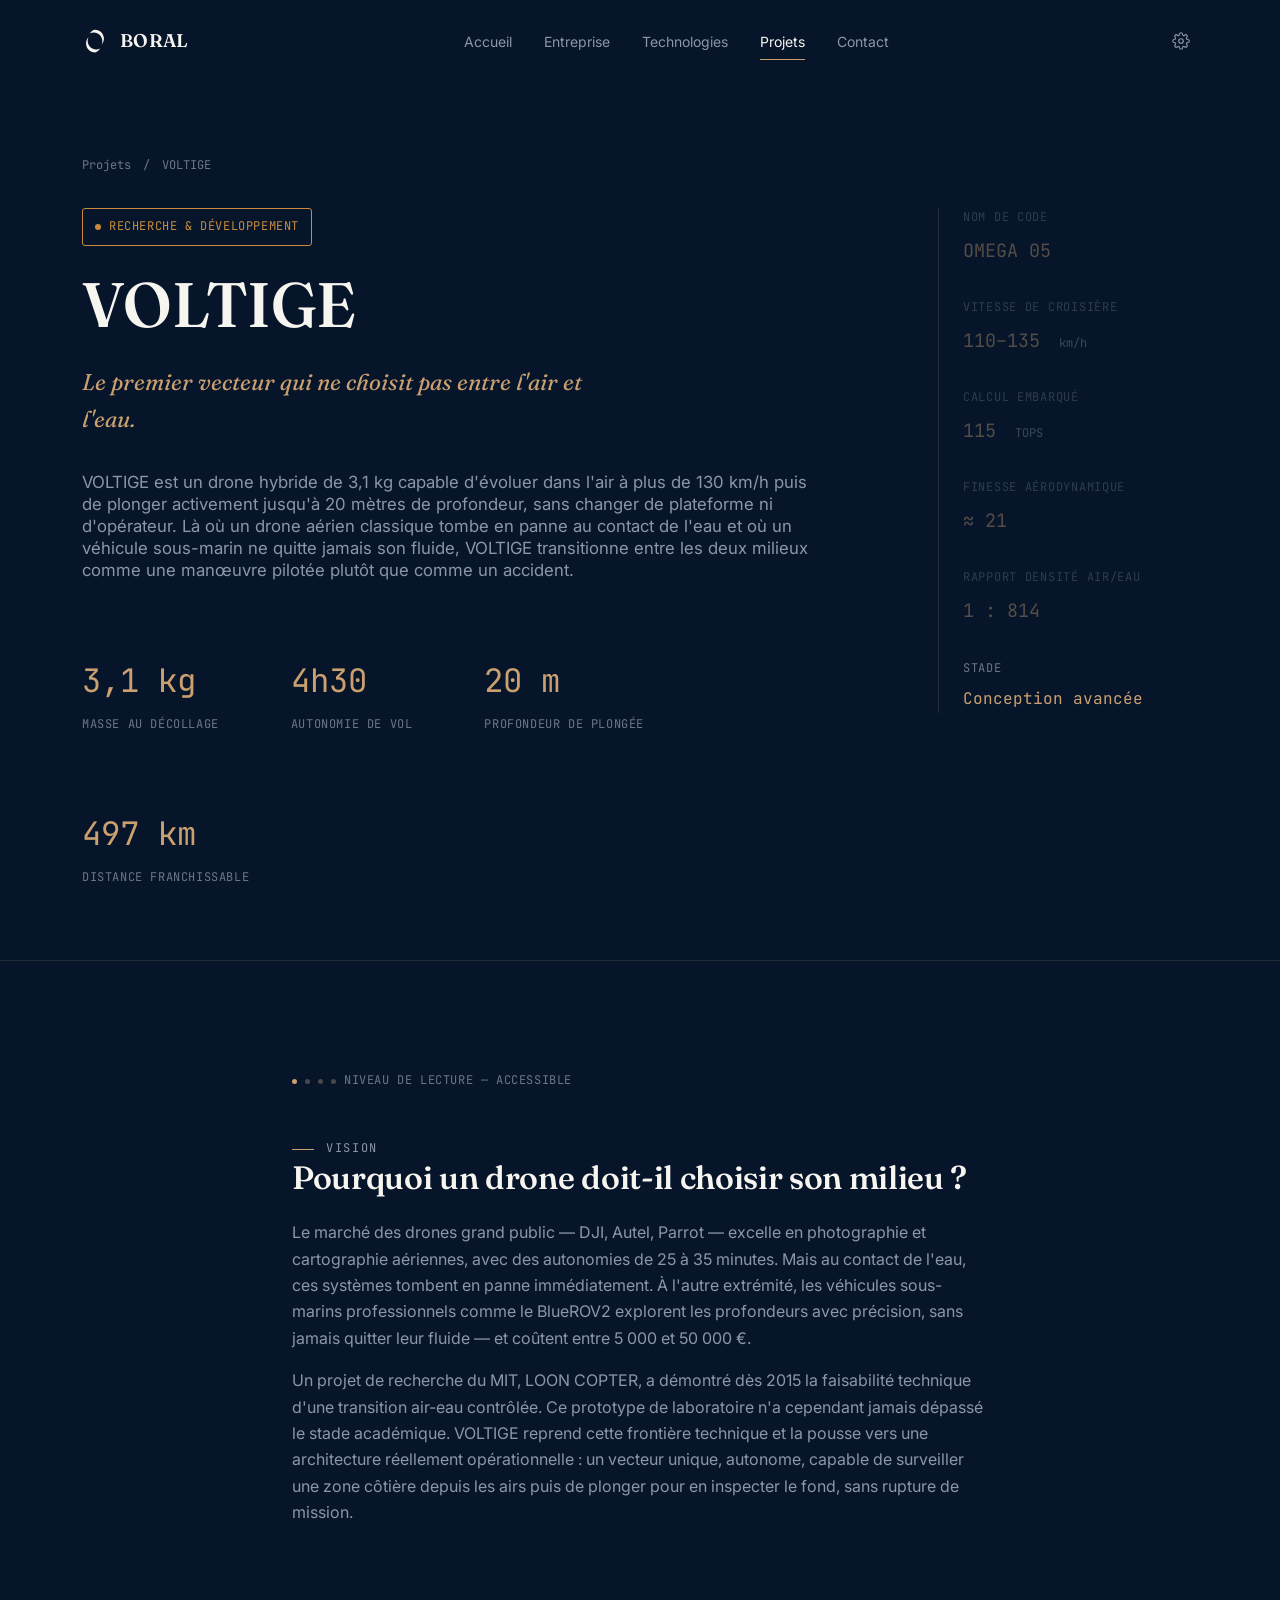
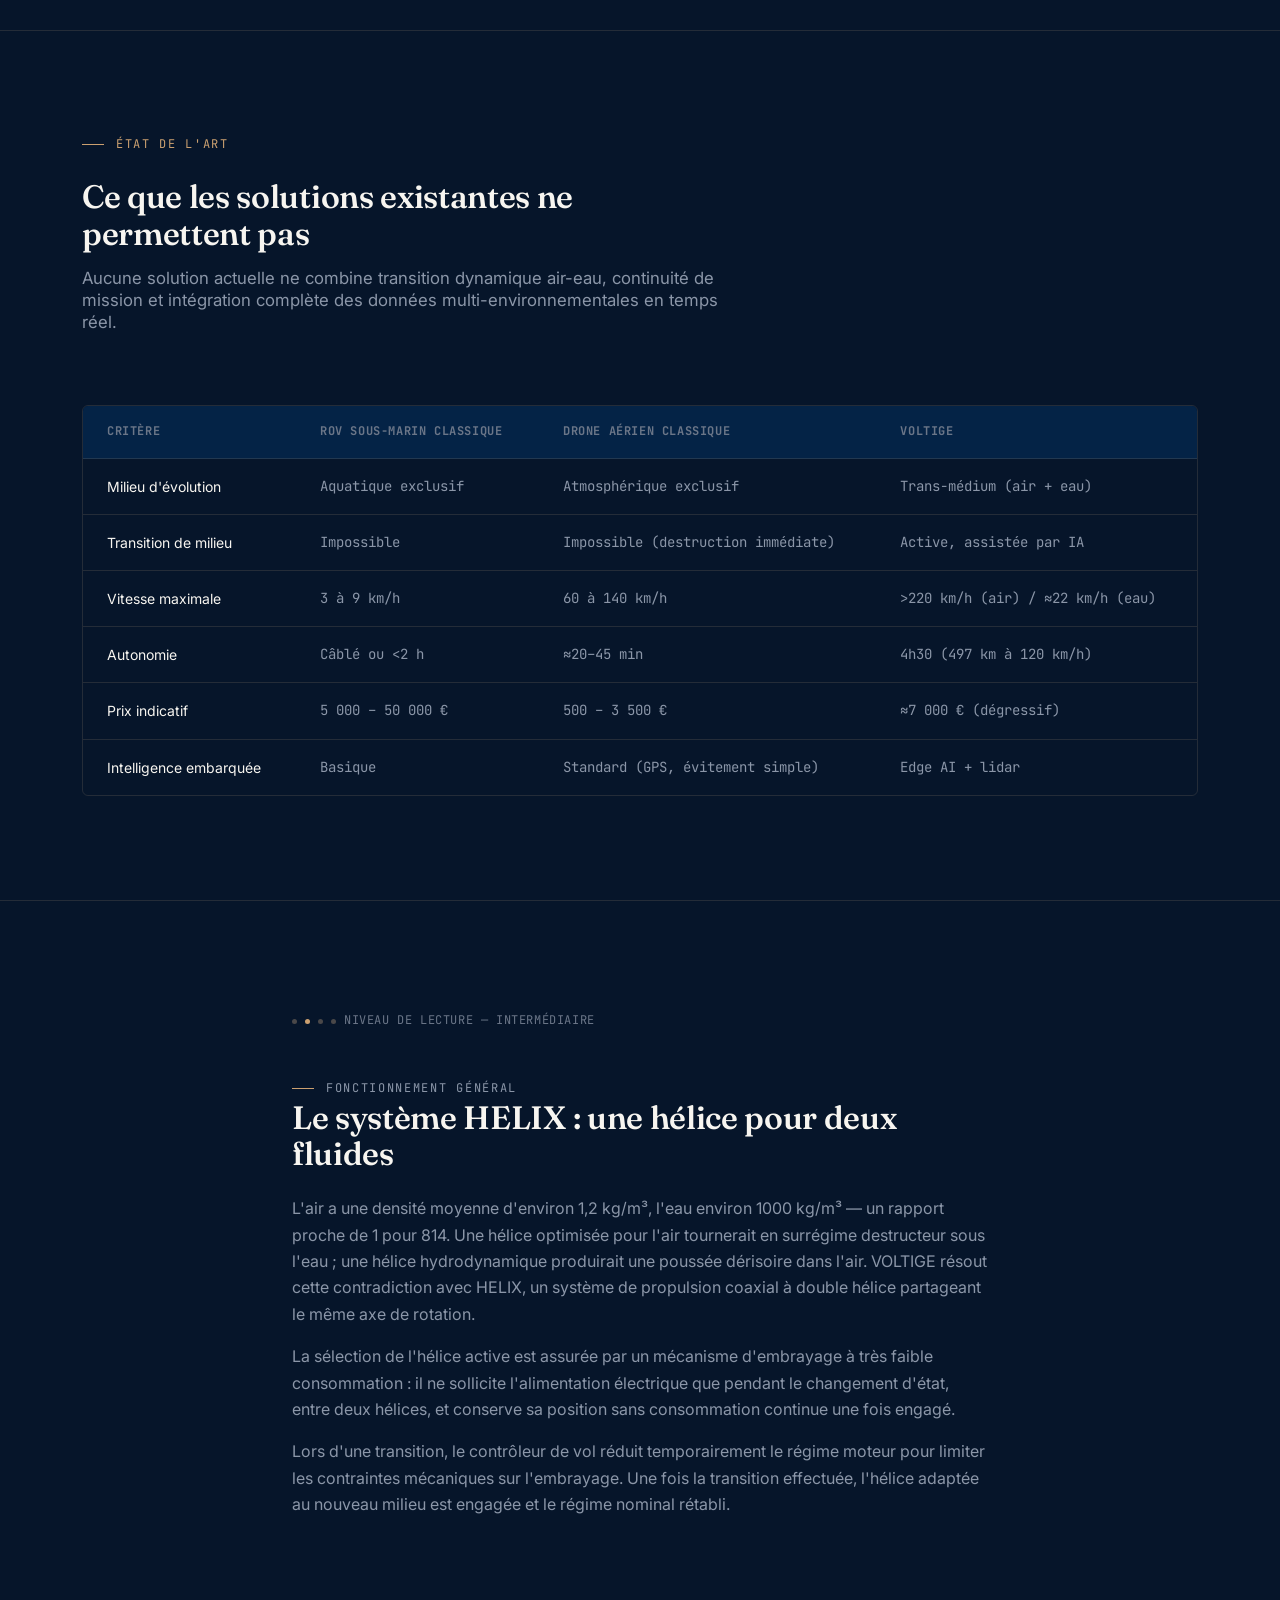
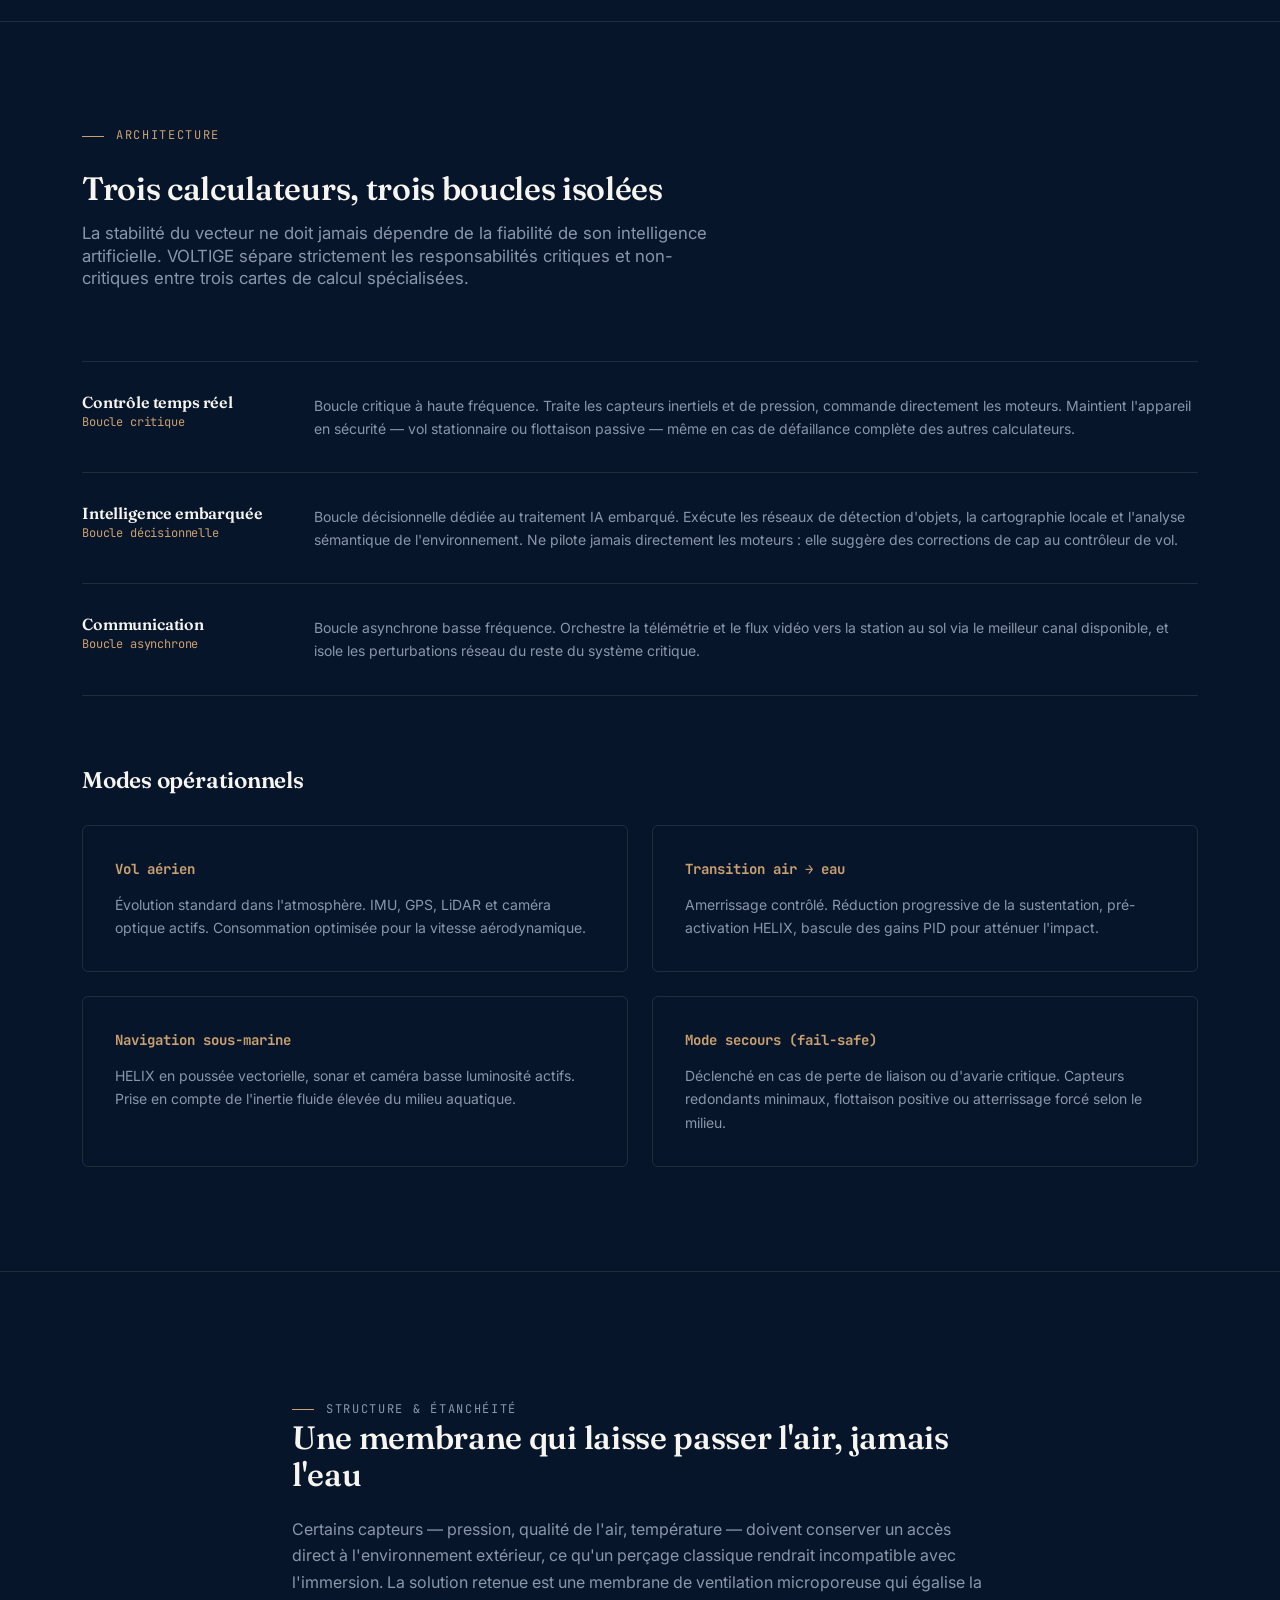
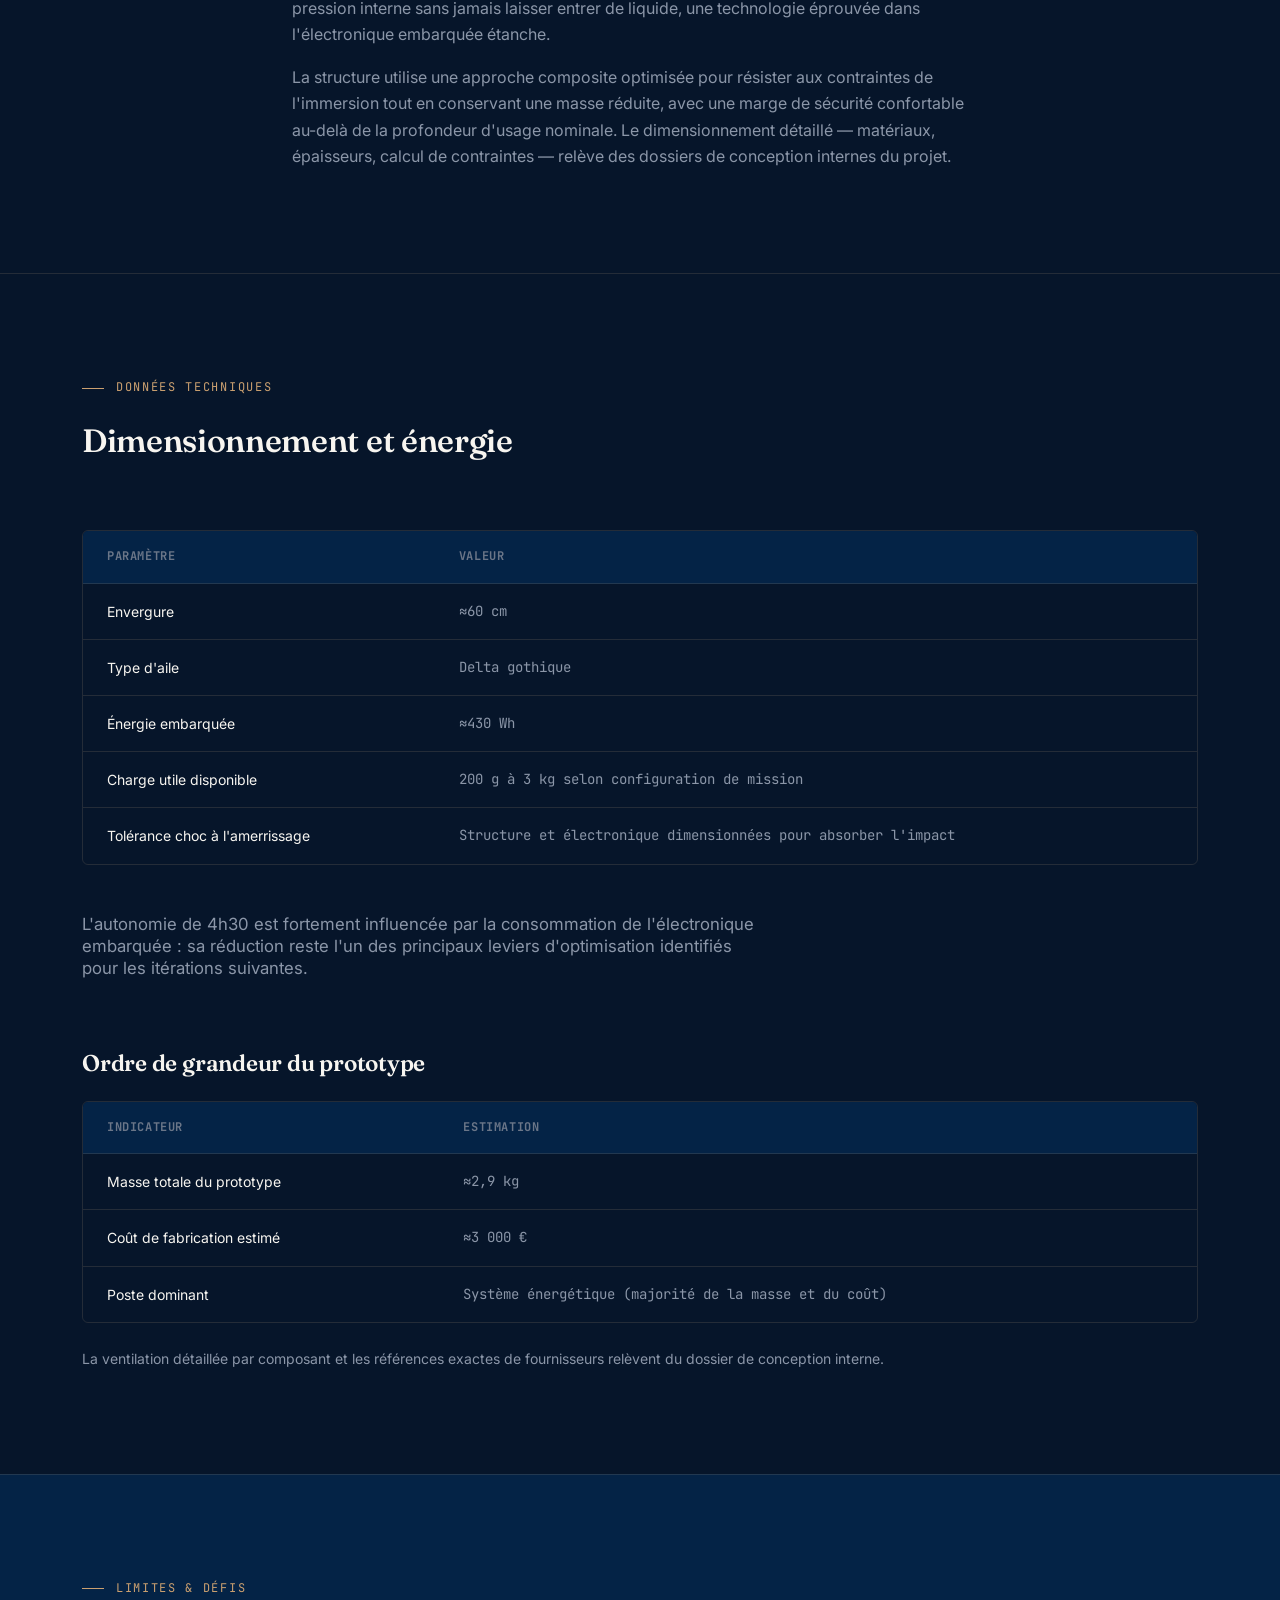
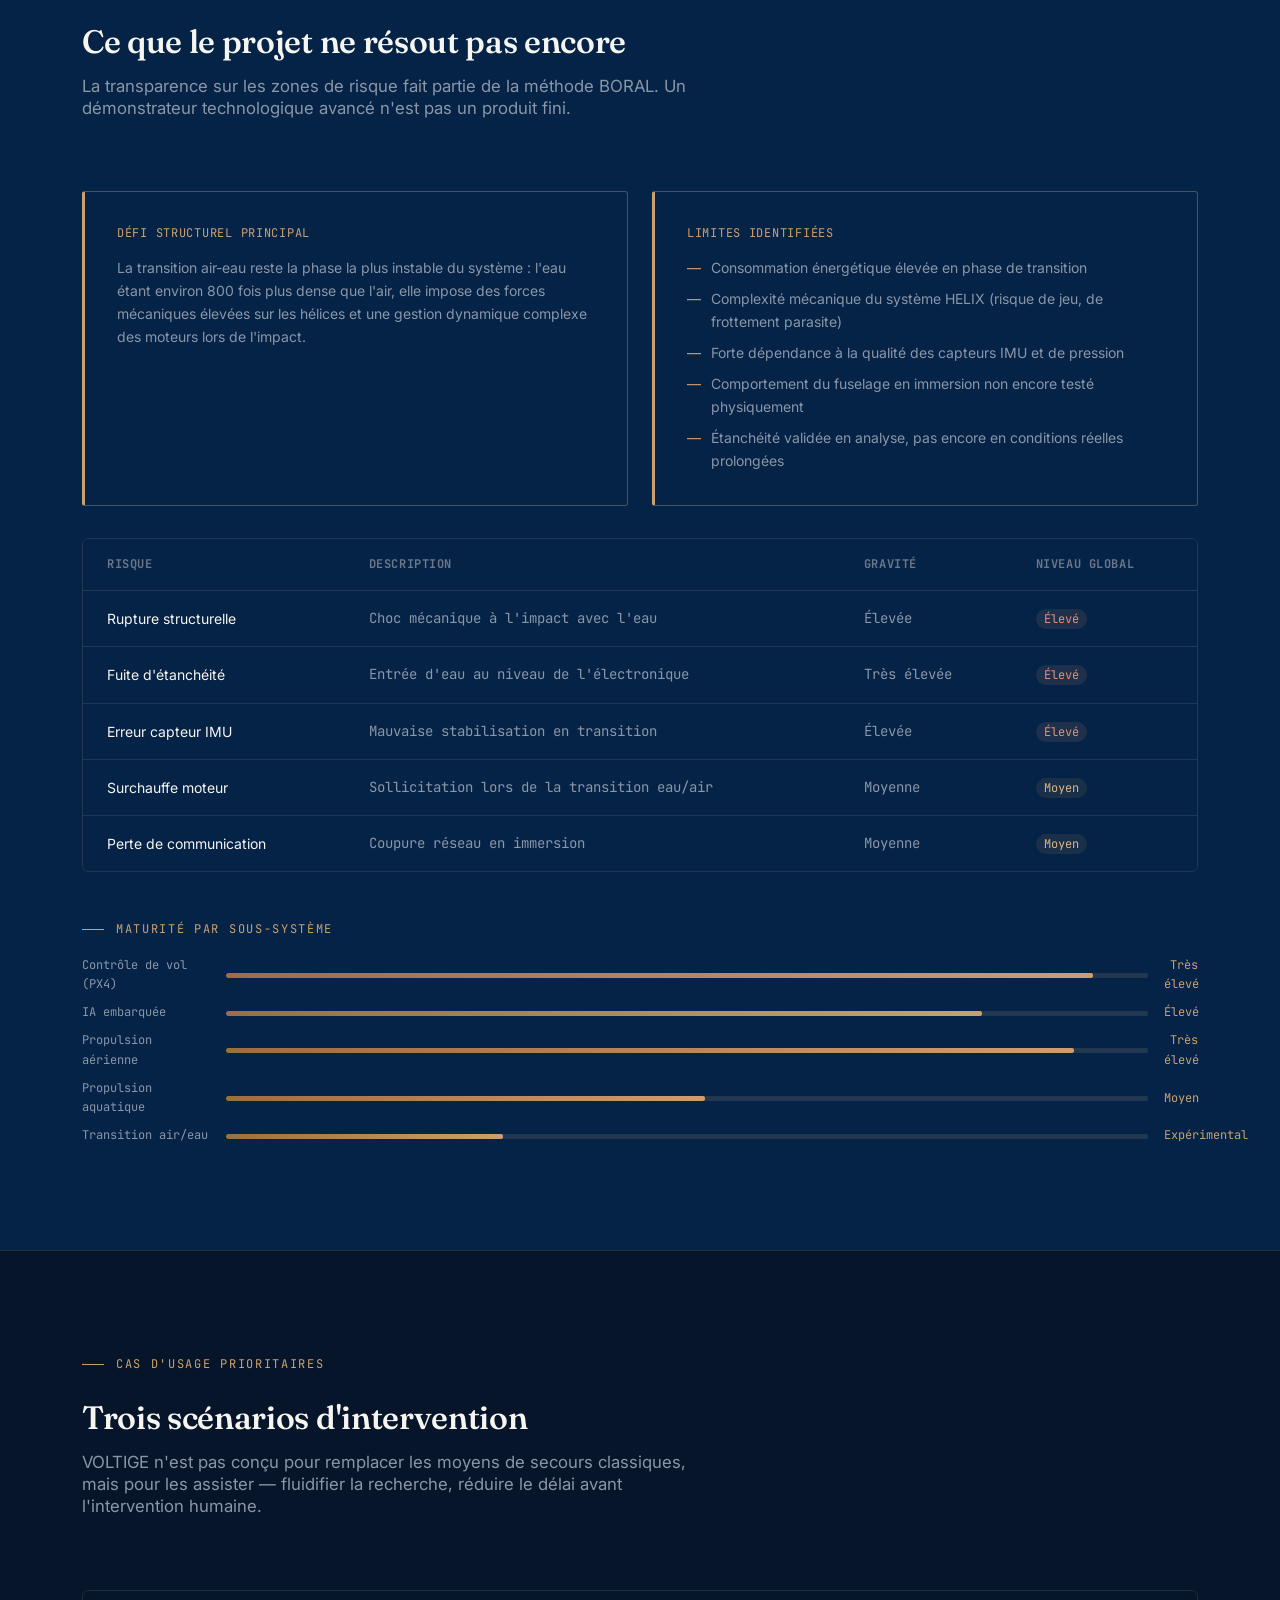
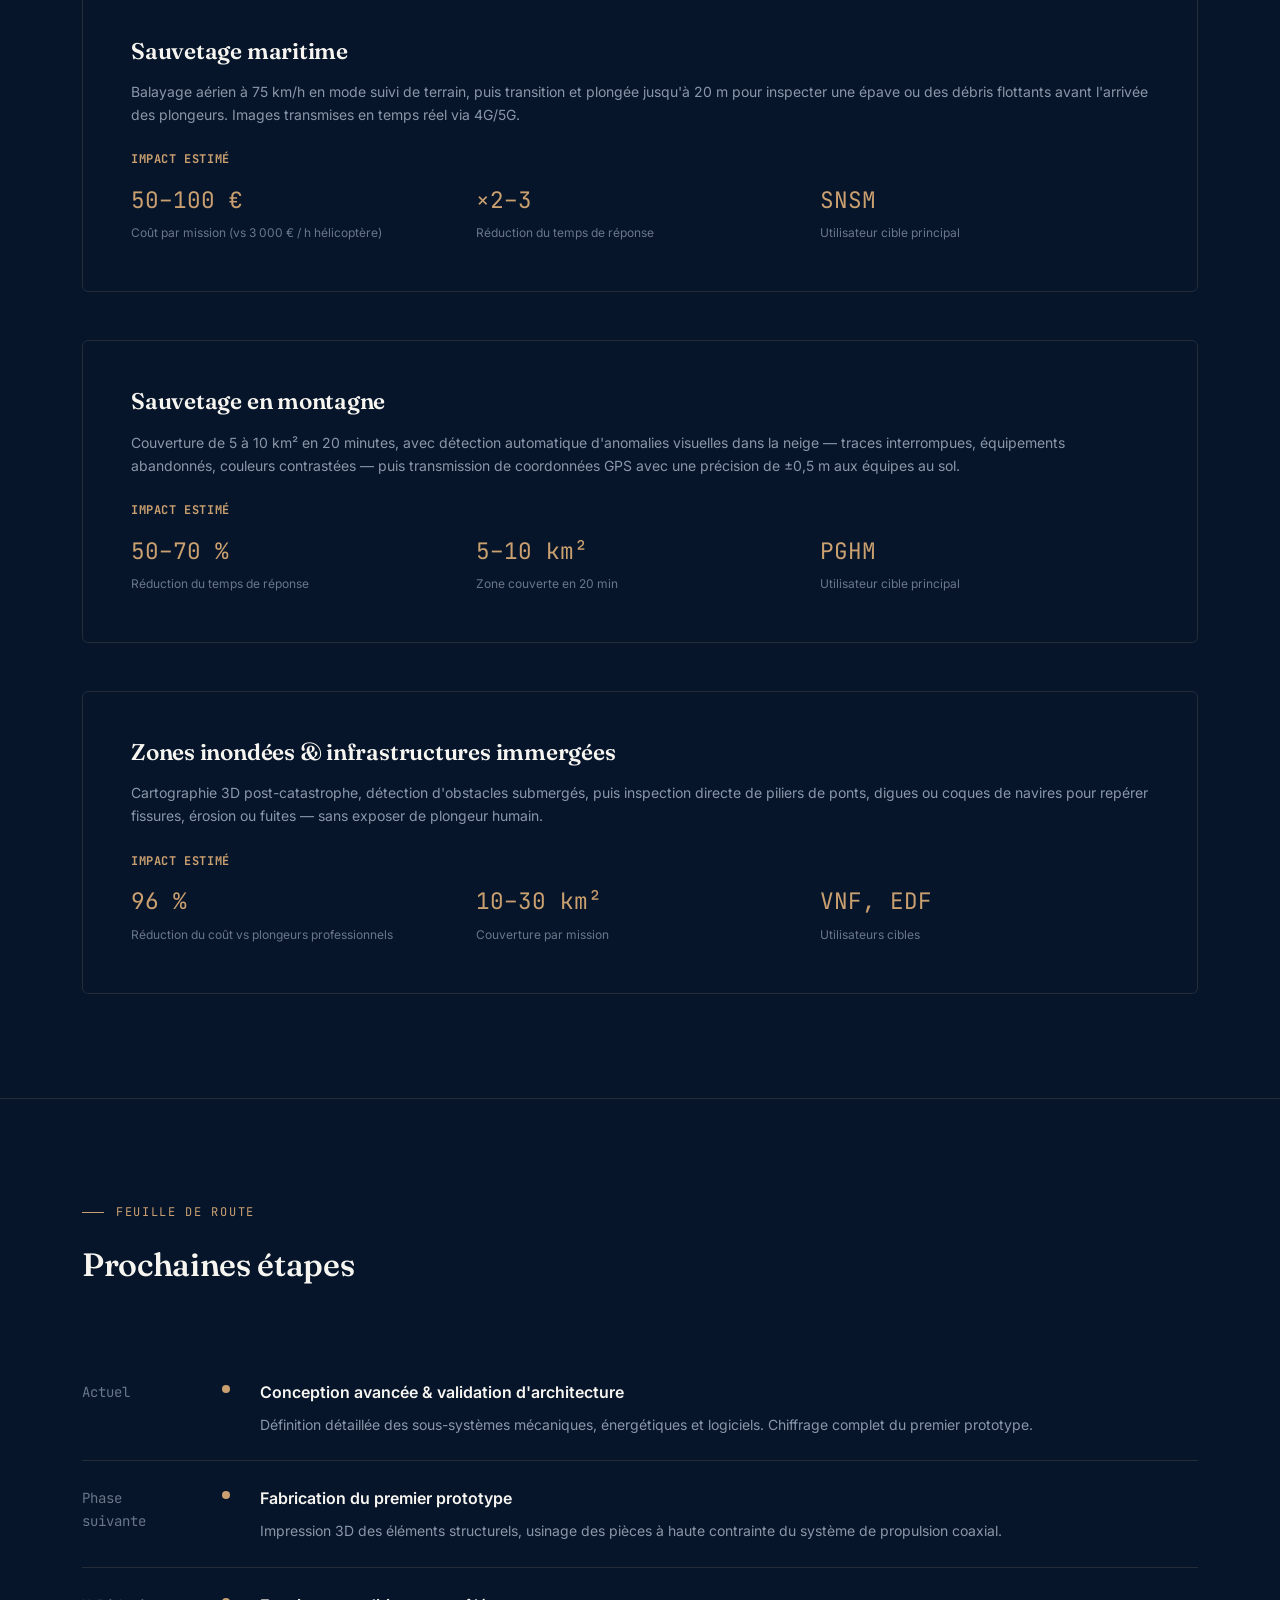
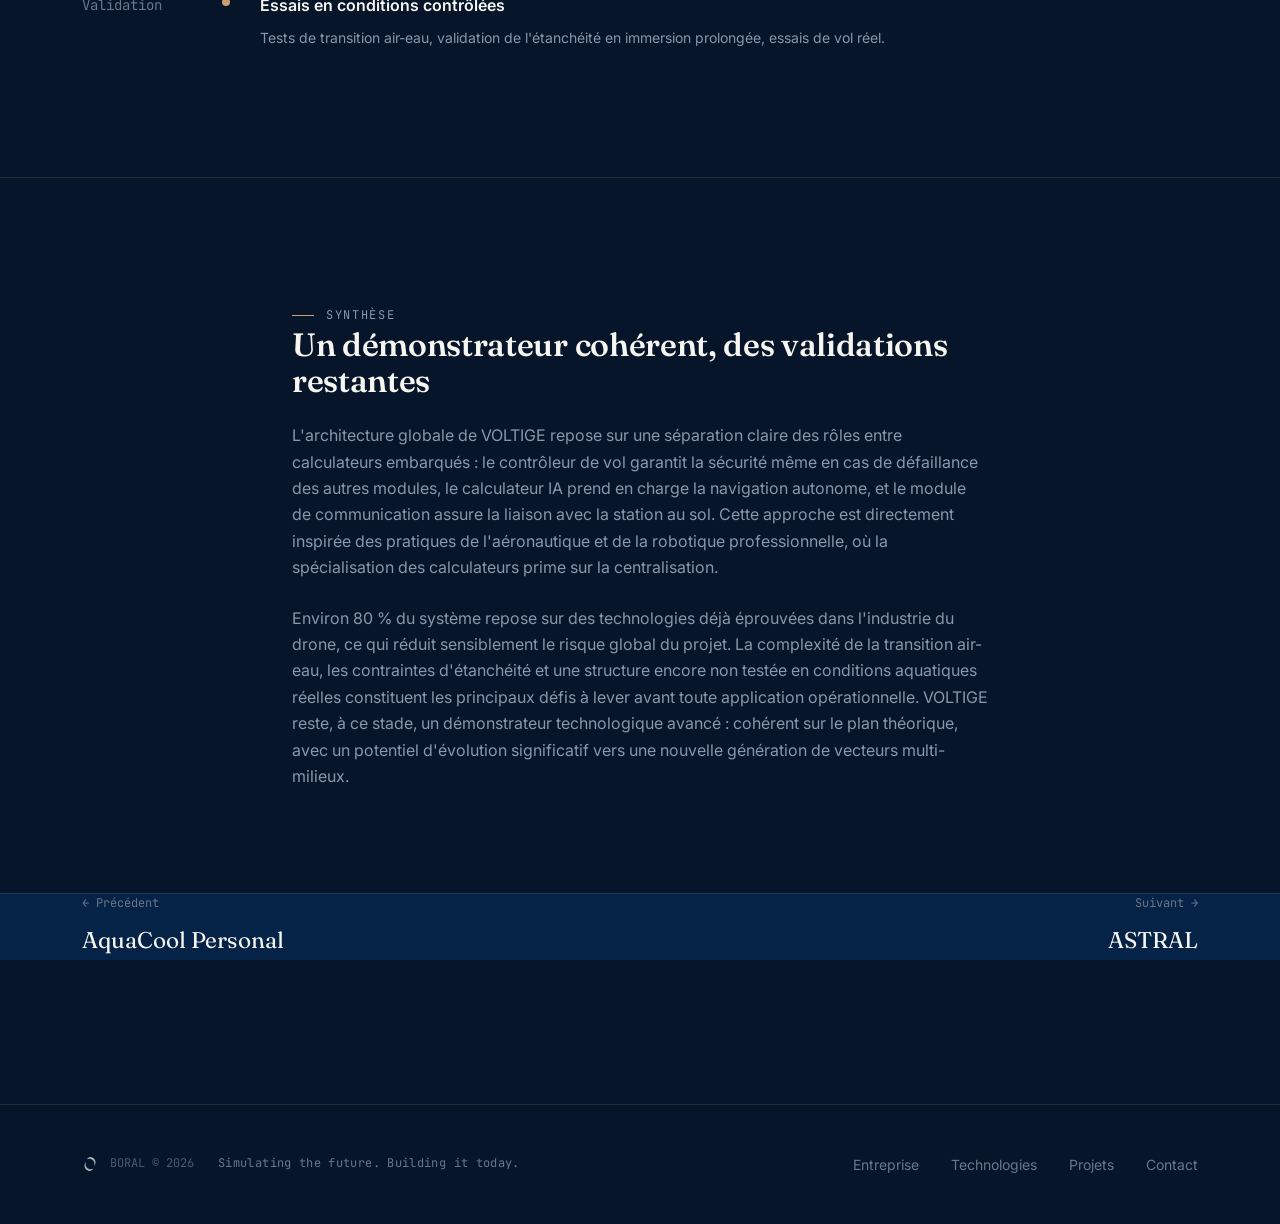
<file: voltige.html>
<!DOCTYPE html>
<html lang="fr" data-theme="dark" data-motion="normal" data-fx="on">
<head>
<script src="brand.js"></script>
<meta charset="UTF-8">
<meta name="viewport" content="width=device-width, initial-scale=1.0">
<title>VOLTIGE — Drone trans-médium air/eau — __BRAND__</title>
<meta name="description" content="VOLTIGE est un drone hybride de 3,1 kg capable de voler à plus de 130 km/h puis de plonger jusqu'à 20 m grâce au système de propulsion coaxial HELIX.">
<link rel="icon" href="favicon-32.png">
<link rel="preconnect" href="https://fonts.googleapis.com">
<link href="https://fonts.googleapis.com/css2?family=Fraunces:opsz,wght@9..144,400;9..144,500;9..144,560;9..144,600&family=Inter:wght@400;500;600&family=JetBrains+Mono:wght@400;500&display=swap" rel="stylesheet">
<link rel="stylesheet" href="tokens.css">
<link rel="stylesheet" href="base.css">
<link rel="stylesheet" href="components.css">
<link rel="stylesheet" href="animations.css">
<link rel="stylesheet" href="projet-detail.css">
</head>
<body>

<div class="thermal-halo" aria-hidden="true"></div>
<a class="skip-link" href="#main">Aller au contenu</a>

<header class="site-header">
  <div class="wrap">
    <a href="index.html" class="brand">
      <svg class="logo-mark" viewBox="0 0 64 64" xmlns="http://www.w3.org/2000/svg" role="img" aria-hidden="true"><path d="M 32 4 C 44.15 4 54 13.85 54 26 C 54 31.8 51.77 37.08 48.12 41 C 49.34 38.28 50 35.27 50 32.1 C 50 20.5 40.6 11.1 29 11.1 C 25.4 11.1 22 12.02 19.05 13.63 C 22.9 8.03 27.7 4 32 4 Z" fill="currentColor"/><path d="M 32 60 C 19.85 60 10 50.15 10 38 C 10 32.2 12.23 26.92 15.88 23 C 14.66 25.72 14 28.73 14 31.9 C 14 43.5 23.4 52.9 35 52.9 C 38.6 52.9 42 51.98 44.95 50.37 C 41.1 55.97 36.3 60 32 60 Z" fill="currentColor"/></svg>
      <span data-brand>BORAL</span>
    </a>
    <nav class="main-nav" aria-label="Navigation principale">
      <ul>
        <li><a href="index.html">Accueil</a></li>
        <li><a href="entreprise.html">Entreprise</a></li>
        <li><a href="technologies.html">Technologies</a></li>
        <li><a href="projets.html" aria-current="page">Projets</a></li>
        <li><a href="contact.html">Contact</a></li>
      </ul>
    </nav>
    <div class="header-tools">
      <button class="icon-btn settings-trigger" aria-expanded="false" aria-controls="settings-panel" aria-label="Réglages d'affichage">
        <svg viewBox="0 0 24 24" fill="none" stroke="currentColor" stroke-width="1.6"><circle cx="12" cy="12" r="3"/><path d="M19.4 15a1.65 1.65 0 00.33 1.82l.06.06a2 2 0 11-2.83 2.83l-.06-.06a1.65 1.65 0 00-1.82-.33 1.65 1.65 0 00-1 1.51V21a2 2 0 01-4 0v-.09A1.65 1.65 0 009 19.4a1.65 1.65 0 00-1.82.33l-.06.06a2 2 0 11-2.83-2.83l.06-.06A1.65 1.65 0 004.6 15a1.65 1.65 0 00-1.51-1H3a2 2 0 010-4h.09A1.65 1.65 0 004.6 9a1.65 1.65 0 00-.33-1.82l-.06-.06a2 2 0 112.83-2.83l.06.06A1.65 1.65 0 009 4.6a1.65 1.65 0 001-1.51V3a2 2 0 014 0v.09a1.65 1.65 0 001 1.51 1.65 1.65 0 001.82-.33l.06-.06a2 2 0 112.83 2.83l-.06.06A1.65 1.65 0 0019.4 9a1.65 1.65 0 001.51 1H21a2 2 0 010 4h-.09a1.65 1.65 0 00-1.51 1z"/></svg>
      </button>
      <button class="icon-btn nav-toggle" aria-expanded="false" aria-label="Ouvrir le menu">
        <svg viewBox="0 0 24 24" fill="none" stroke="currentColor" stroke-width="1.6"><line x1="3" y1="6" x2="21" y2="6"/><line x1="3" y1="12" x2="21" y2="12"/><line x1="3" y1="18" x2="21" y2="18"/></svg>
      </button>
    </div>
  </div>

  <div class="settings-panel" id="settings-panel">
    <div class="settings-panel-title">Affichage</div>
    <div class="settings-row">
      <div><div class="settings-row-label">Mode clair</div></div>
      <button class="switch" data-switch="theme" role="switch" aria-checked="false" aria-label="Activer le mode clair"></button>
    </div>
    <div class="settings-row">
      <div><div class="settings-row-label">Réduire les animations</div></div>
      <button class="switch" data-switch="motion" role="switch" aria-checked="false" aria-label="Réduire les animations"></button>
    </div>
    <div class="settings-row">
      <div>
        <div class="settings-row-label">Éléments 3D / effets</div>
        <div class="settings-row-desc">Désactive l'objet interactif et le halo</div>
      </div>
      <button class="switch" data-switch="fx" role="switch" aria-checked="true" aria-label="Activer les effets"></button>
    </div>
  </div>
</header>

<nav class="mobile-nav" aria-label="Navigation mobile">
  <ul>
    <li><a href="index.html">Accueil</a></li>
    <li><a href="entreprise.html">Entreprise</a></li>
    <li><a href="technologies.html">Technologies</a></li>
    <li><a href="projets.html">Projets</a></li>
    <li><a href="contact.html">Contact</a></li>
  </ul>
</nav>

<main id="main">

  <div class="proj-breadcrumb">
    <div class="wrap">
      <nav aria-label="Fil d'ariane">
        <a href="projets.html">Projets</a><span>/</span><span>VOLTIGE</span>
      </nav>
    </div>
  </div>

  <!-- ============ HERO ============ -->
  <section class="proj-detail-hero">
    <div class="wrap project-body">
      <div>
        <div class="status-badge status-recherche">Recherche &amp; développement</div>
        <h1>VOLTIGE</h1>
        <p class="proj-detail-tagline">Le premier vecteur qui ne choisit pas entre l'air et l'eau.</p>
        <p class="lead">VOLTIGE est un drone hybride de 3,1&nbsp;kg capable d'évoluer dans l'air à plus de 130&nbsp;km/h puis de plonger activement jusqu'à 20&nbsp;mètres de profondeur, sans changer de plateforme ni d'opérateur. Là où un drone aérien classique tombe en panne au contact de l'eau et où un véhicule sous-marin ne quitte jamais son fluide, VOLTIGE transitionne entre les deux milieux comme une manœuvre pilotée plutôt que comme un accident.</p>

        <div class="proj-hero-stats">
          <div class="proj-hero-stat"><span class="proj-hero-stat-value">3,1 kg</span><span class="proj-hero-stat-label">Masse au décollage</span></div>
          <div class="proj-hero-stat"><span class="proj-hero-stat-value">4h30</span><span class="proj-hero-stat-label">Autonomie de vol</span></div>
          <div class="proj-hero-stat"><span class="proj-hero-stat-value">20 m</span><span class="proj-hero-stat-label">Profondeur de plongée</span></div>
          <div class="proj-hero-stat"><span class="proj-hero-stat-value">497 km</span><span class="proj-hero-stat-label">Distance franchissable</span></div>
        </div>
      </div>
      <aside class="specs-rail">
        <div class="specs-rail-block" data-spec-for="vision"><span class="specs-rail-label">Nom de code</span><span class="specs-rail-value">OMEGA 05</span></div>
        <div class="specs-rail-block" data-spec-for="fonctionnement"><span class="specs-rail-label">Vitesse de croisière</span><span class="specs-rail-value">110–135 <small>km/h</small></span></div>
        <div class="specs-rail-block" data-spec-for="architecture"><span class="specs-rail-label">Calcul embarqué</span><span class="specs-rail-value">115 <small>TOPS</small></span></div>
        <div class="specs-rail-block" data-spec-for="donnees"><span class="specs-rail-label">Finesse aérodynamique</span><span class="specs-rail-value">≈ 21</span></div>
        <div class="specs-rail-block" data-spec-for="limites"><span class="specs-rail-label">Rapport densité air/eau</span><span class="specs-rail-value">1 : 814</span></div>
        <div class="specs-rail-block" data-spec-for="timeline"><span class="specs-rail-label">Stade</span><span class="specs-rail-value" style="font-size:1rem;">Conception avancée</span></div>
      </aside>
    </div>
  </section>

  <!-- ============ VISION (vulgarisé) ============ -->
  <section class="proj-section" data-spec-section="vision">
    <div class="wrap wrap-narrow proj-section-intro">
      <div class="reading-level"><span class="dot is-active"></span><span class="dot"></span><span class="dot"></span><span class="dot"></span> Niveau de lecture — accessible</div>
      <p class="eyebrow">Vision</p>
      <h2>Pourquoi un drone doit-il choisir son milieu&nbsp;?</h2>
      <p>Le marché des drones grand public — DJI, Autel, Parrot — excelle en photographie et cartographie aériennes, avec des autonomies de 25 à 35&nbsp;minutes. Mais au contact de l'eau, ces systèmes tombent en panne immédiatement. À l'autre extrémité, les véhicules sous-marins professionnels comme le BlueROV2 explorent les profondeurs avec précision, sans jamais quitter leur fluide — et coûtent entre 5&nbsp;000 et 50&nbsp;000&nbsp;€.</p>
      <p>Un projet de recherche du MIT, LOON COPTER, a démontré dès 2015 la faisabilité technique d'une transition air-eau contrôlée. Ce prototype de laboratoire n'a cependant jamais dépassé le stade académique. VOLTIGE reprend cette frontière technique et la pousse vers une architecture réellement opérationnelle&nbsp;: un vecteur unique, autonome, capable de surveiller une zone côtière depuis les airs puis de plonger pour en inspecter le fond, sans rupture de mission.</p>
    </div>
  </section>

  <!-- ============ ÉTAT DE L'ART ============ -->
  <section class="proj-section">
    <div class="wrap">
      <div class="section-head" data-reveal>
        <p class="eyebrow">État de l'art</p>
        <h2>Ce que les solutions existantes ne permettent pas</h2>
        <p class="lead">Aucune solution actuelle ne combine transition dynamique air-eau, continuité de mission et intégration complète des données multi-environnementales en temps réel.</p>
      </div>
      <div class="data-table-wrap" data-reveal>
        <table class="data-table">
          <thead>
            <tr><th>Critère</th><th>ROV sous-marin classique</th><th>Drone aérien classique</th><th>VOLTIGE</th></tr>
          </thead>
          <tbody>
            <tr><td>Milieu d'évolution</td><td>Aquatique exclusif</td><td>Atmosphérique exclusif</td><td>Trans-médium (air + eau)</td></tr>
            <tr><td>Transition de milieu</td><td>Impossible</td><td>Impossible (destruction immédiate)</td><td>Active, assistée par IA</td></tr>
            <tr><td>Vitesse maximale</td><td>3 à 9 km/h</td><td>60 à 140 km/h</td><td>&gt;220 km/h (air) / ≈22 km/h (eau)</td></tr>
            <tr><td>Autonomie</td><td>Câblé ou &lt;2 h</td><td>≈20–45 min</td><td>4h30 (497 km à 120 km/h)</td></tr>
            <tr><td>Prix indicatif</td><td>5 000 – 50 000 €</td><td>500 – 3 500 €</td><td>≈7 000 € (dégressif)</td></tr>
            <tr><td>Intelligence embarquée</td><td>Basique</td><td>Standard (GPS, évitement simple)</td><td>Edge AI + lidar</td></tr>
          </tbody>
        </table>
      </div>
    </div>
  </section>

  <!-- ============ FONCTIONNEMENT GÉNÉRAL ============ -->
  <section class="proj-section" data-spec-section="fonctionnement">
    <div class="wrap wrap-narrow proj-section-intro">
      <div class="reading-level"><span class="dot"></span><span class="dot is-active"></span><span class="dot"></span><span class="dot"></span> Niveau de lecture — intermédiaire</div>
      <p class="eyebrow">Fonctionnement général</p>
      <h2>Le système HELIX&nbsp;: une hélice pour deux fluides</h2>
      <p>L'air a une densité moyenne d'environ 1,2&nbsp;kg/m³, l'eau environ 1000&nbsp;kg/m³ — un rapport proche de 1 pour 814. Une hélice optimisée pour l'air tournerait en surrégime destructeur sous l'eau&nbsp;; une hélice hydrodynamique produirait une poussée dérisoire dans l'air. VOLTIGE résout cette contradiction avec HELIX, un système de propulsion coaxial à double hélice partageant le même axe de rotation.</p>
      <p>La sélection de l'hélice active est assurée par un mécanisme d'embrayage à très faible consommation&nbsp;: il ne sollicite l'alimentation électrique que pendant le changement d'état, entre deux hélices, et conserve sa position sans consommation continue une fois engagé.</p>
      <p>Lors d'une transition, le contrôleur de vol réduit temporairement le régime moteur pour limiter les contraintes mécaniques sur l'embrayage. Une fois la transition effectuée, l'hélice adaptée au nouveau milieu est engagée et le régime nominal rétabli.</p>
    </div>
  </section>

  <!-- ============ ARCHITECTURE ============ -->
  <section class="proj-section" data-spec-section="architecture">
    <div class="wrap">
      <div class="section-head" data-reveal>
        <p class="eyebrow">Architecture</p>
        <h2>Trois calculateurs, trois boucles isolées</h2>
        <p class="lead">La stabilité du vecteur ne doit jamais dépendre de la fiabilité de son intelligence artificielle. VOLTIGE sépare strictement les responsabilités critiques et non-critiques entre trois cartes de calcul spécialisées.</p>
      </div>
      <div class="arch-list" data-reveal>
        <div class="arch-item">
          <h3>Contrôle temps réel<span class="mono">Boucle critique</span></h3>
          <p>Boucle critique à haute fréquence. Traite les capteurs inertiels et de pression, commande directement les moteurs. Maintient l'appareil en sécurité — vol stationnaire ou flottaison passive — même en cas de défaillance complète des autres calculateurs.</p>
        </div>
        <div class="arch-item">
          <h3>Intelligence embarquée<span class="mono">Boucle décisionnelle</span></h3>
          <p>Boucle décisionnelle dédiée au traitement IA embarqué. Exécute les réseaux de détection d'objets, la cartographie locale et l'analyse sémantique de l'environnement. Ne pilote jamais directement les moteurs&nbsp;: elle suggère des corrections de cap au contrôleur de vol.</p>
        </div>
        <div class="arch-item">
          <h3>Communication<span class="mono">Boucle asynchrone</span></h3>
          <p>Boucle asynchrone basse fréquence. Orchestre la télémétrie et le flux vidéo vers la station au sol via le meilleur canal disponible, et isole les perturbations réseau du reste du système critique.</p>
        </div>
      </div>

      <h3 style="margin-top:var(--space-8);">Modes opérationnels</h3>
      <div class="mode-grid" data-reveal>
        <div class="mode-card"><h4>Vol aérien</h4><p>Évolution standard dans l'atmosphère. IMU, GPS, LiDAR et caméra optique actifs. Consommation optimisée pour la vitesse aérodynamique.</p></div>
        <div class="mode-card"><h4>Transition air → eau</h4><p>Amerrissage contrôlé. Réduction progressive de la sustentation, pré-activation HELIX, bascule des gains PID pour atténuer l'impact.</p></div>
        <div class="mode-card"><h4>Navigation sous-marine</h4><p>HELIX en poussée vectorielle, sonar et caméra basse luminosité actifs. Prise en compte de l'inertie fluide élevée du milieu aquatique.</p></div>
        <div class="mode-card"><h4>Mode secours (fail-safe)</h4><p>Déclenché en cas de perte de liaison ou d'avarie critique. Capteurs redondants minimaux, flottaison positive ou atterrissage forcé selon le milieu.</p></div>
      </div>
    </div>
  </section>

  <!-- ============ STRUCTURE & ÉTANCHÉITÉ ============ -->
  <section class="proj-section">
    <div class="wrap wrap-narrow proj-section-intro">
      <p class="eyebrow">Structure &amp; étanchéité</p>
      <h2>Une membrane qui laisse passer l'air, jamais l'eau</h2>
      <p>Certains capteurs — pression, qualité de l'air, température — doivent conserver un accès direct à l'environnement extérieur, ce qu'un perçage classique rendrait incompatible avec l'immersion. La solution retenue est une membrane de ventilation microporeuse qui égalise la pression interne sans jamais laisser entrer de liquide, une technologie éprouvée dans l'électronique embarquée étanche.</p>
      <p>La structure utilise une approche composite optimisée pour résister aux contraintes de l'immersion tout en conservant une masse réduite, avec une marge de sécurité confortable au-delà de la profondeur d'usage nominale. Le dimensionnement détaillé — matériaux, épaisseurs, calcul de contraintes — relève des dossiers de conception internes du projet.</p>
    </div>
  </section>

  <!-- ============ DONNÉES TECHNIQUES ============ -->
  <section class="proj-section" data-spec-section="donnees">
    <div class="wrap">
      <div class="section-head" data-reveal>
        <p class="eyebrow">Données techniques</p>
        <h2>Dimensionnement et énergie</h2>
      </div>

      <div class="data-table-wrap" data-reveal>
        <table class="data-table">
          <thead><tr><th>Paramètre</th><th>Valeur</th></tr></thead>
          <tbody>
            <tr><td>Envergure</td><td>≈60 cm</td></tr>
            <tr><td>Type d'aile</td><td>Delta gothique</td></tr>
            <tr><td>Énergie embarquée</td><td>≈430 Wh</td></tr>
            <tr><td>Charge utile disponible</td><td>200 g à 3 kg selon configuration de mission</td></tr>
            <tr><td>Tolérance choc à l'amerrissage</td><td>Structure et électronique dimensionnées pour absorber l'impact</td></tr>
          </tbody>
        </table>
      </div>

      <p class="lead" data-reveal style="margin-top:var(--space-7);">L'autonomie de 4h30 est fortement influencée par la consommation de l'électronique embarquée&nbsp;: sa réduction reste l'un des principaux leviers d'optimisation identifiés pour les itérations suivantes.</p>

      <h3 style="margin-top:var(--space-8);">Ordre de grandeur du prototype</h3>
      <div class="data-table-wrap" data-reveal style="margin-top:var(--space-5);">
        <table class="data-table">
          <thead><tr><th>Indicateur</th><th>Estimation</th></tr></thead>
          <tbody>
            <tr><td>Masse totale du prototype</td><td>≈2,9 kg</td></tr>
            <tr><td>Coût de fabrication estimé</td><td>≈3 000 €</td></tr>
            <tr><td>Poste dominant</td><td>Système énergétique (majorité de la masse et du coût)</td></tr>
          </tbody>
        </table>
      </div>
      <p style="color:var(--text-secondary);font-size:var(--fs-small);margin-top:var(--space-5);" data-reveal>La ventilation détaillée par composant et les références exactes de fournisseurs relèvent du dossier de conception interne.</p>
    </div>
    
  </section>

  <!-- ============ LIMITES & DÉFIS ============ -->
  <section class="proj-section limits-section" data-spec-section="limites">
    <div class="wrap">
      <div class="section-head" data-reveal>
        <p class="eyebrow">Limites &amp; défis</p>
        <h2>Ce que le projet ne résout pas encore</h2>
        <p class="lead">La transparence sur les zones de risque fait partie de la méthode <span data-brand>BORAL</span>. Un démonstrateur technologique avancé n'est pas un produit fini.</p>
      </div>
      <div class="limits-grid" data-reveal>
        <div class="callout">
          <div class="callout-title">Défi structurel principal</div>
          <p>La transition air-eau reste la phase la plus instable du système&nbsp;: l'eau étant environ 800&nbsp;fois plus dense que l'air, elle impose des forces mécaniques élevées sur les hélices et une gestion dynamique complexe des moteurs lors de l'impact.</p>
        </div>
        <div class="callout">
          <div class="callout-title">Limites identifiées</div>
          <ul>
            <li>Consommation énergétique élevée en phase de transition</li>
            <li>Complexité mécanique du système HELIX (risque de jeu, de frottement parasite)</li>
            <li>Forte dépendance à la qualité des capteurs IMU et de pression</li>
            <li>Comportement du fuselage en immersion non encore testé physiquement</li>
            <li>Étanchéité validée en analyse, pas encore en conditions réelles prolongées</li>
          </ul>
        </div>
      </div>

      <div class="risk-table-wrap" data-reveal>
        <div class="data-table-wrap">
          <table class="data-table">
            <thead><tr><th>Risque</th><th>Description</th><th>Gravité</th><th>Niveau global</th></tr></thead>
            <tbody>
              <tr><td>Rupture structurelle</td><td>Choc mécanique à l'impact avec l'eau</td><td>Élevée</td><td><span class="risk-level risk-eleve">Élevé</span></td></tr>
              <tr><td>Fuite d'étanchéité</td><td>Entrée d'eau au niveau de l'électronique</td><td>Très élevée</td><td><span class="risk-level risk-eleve">Élevé</span></td></tr>
              <tr><td>Erreur capteur IMU</td><td>Mauvaise stabilisation en transition</td><td>Élevée</td><td><span class="risk-level risk-eleve">Élevé</span></td></tr>
              <tr><td>Surchauffe moteur</td><td>Sollicitation lors de la transition eau/air</td><td>Moyenne</td><td><span class="risk-level risk-moyen">Moyen</span></td></tr>
              <tr><td>Perte de communication</td><td>Coupure réseau en immersion</td><td>Moyenne</td><td><span class="risk-level risk-moyen">Moyen</span></td></tr>
            </tbody>
          </table>
        </div>
      </div>

      <div style="margin-top:var(--space-7);" data-reveal>
        <p class="eyebrow" style="margin-bottom:var(--space-4);">Maturité par sous-système</p>
        <div class="trl-gauge">
          <div class="trl-gauge-row"><span class="trl-gauge-label">Contrôle de vol (PX4)</span><div class="trl-gauge-track"><div class="trl-gauge-fill" style="--fill:94%"></div></div><span class="trl-gauge-value">Très élevé</span></div>
          <div class="trl-gauge-row"><span class="trl-gauge-label">IA embarquée</span><div class="trl-gauge-track"><div class="trl-gauge-fill" style="--fill:82%"></div></div><span class="trl-gauge-value">Élevé</span></div>
          <div class="trl-gauge-row"><span class="trl-gauge-label">Propulsion aérienne</span><div class="trl-gauge-track"><div class="trl-gauge-fill" style="--fill:92%"></div></div><span class="trl-gauge-value">Très élevé</span></div>
          <div class="trl-gauge-row"><span class="trl-gauge-label">Propulsion aquatique</span><div class="trl-gauge-track"><div class="trl-gauge-fill" style="--fill:52%"></div></div><span class="trl-gauge-value">Moyen</span></div>
          <div class="trl-gauge-row"><span class="trl-gauge-label">Transition air/eau</span><div class="trl-gauge-track"><div class="trl-gauge-fill" style="--fill:30%"></div></div><span class="trl-gauge-value">Expérimental</span></div>
        </div>
      </div>
    </div>
  </section>

  <!-- ============ CAS D'USAGE ============ -->
  <section class="proj-section">
    <div class="wrap">
      <div class="section-head" data-reveal>
        <p class="eyebrow">Cas d'usage prioritaires</p>
        <h2>Trois scénarios d'intervention</h2>
        <p class="lead">VOLTIGE n'est pas conçu pour remplacer les moyens de secours classiques, mais pour les assister — fluidifier la recherche, réduire le délai avant l'intervention humaine.</p>
      </div>
      <div class="usecase-list">
        <article class="usecase-item" data-reveal>
          <h3>Sauvetage maritime</h3>
          <p>Balayage aérien à 75&nbsp;km/h en mode suivi de terrain, puis transition et plongée jusqu'à 20&nbsp;m pour inspecter une épave ou des débris flottants avant l'arrivée des plongeurs. Images transmises en temps réel via 4G/5G.</p>
          <h4>Impact estimé</h4>
          <div class="usecase-impact-grid">
            <div class="usecase-impact"><span class="usecase-impact-value">50–100 €</span><span class="usecase-impact-label">Coût par mission (vs 3 000 € / h hélicoptère)</span></div>
            <div class="usecase-impact"><span class="usecase-impact-value">×2–3</span><span class="usecase-impact-label">Réduction du temps de réponse</span></div>
            <div class="usecase-impact"><span class="usecase-impact-value">SNSM</span><span class="usecase-impact-label">Utilisateur cible principal</span></div>
          </div>
        </article>
        <article class="usecase-item" data-reveal>
          <h3>Sauvetage en montagne</h3>
          <p>Couverture de 5 à 10&nbsp;km² en 20&nbsp;minutes, avec détection automatique d'anomalies visuelles dans la neige — traces interrompues, équipements abandonnés, couleurs contrastées — puis transmission de coordonnées GPS avec une précision de ±0,5&nbsp;m aux équipes au sol.</p>
          <h4>Impact estimé</h4>
          <div class="usecase-impact-grid">
            <div class="usecase-impact"><span class="usecase-impact-value">50–70 %</span><span class="usecase-impact-label">Réduction du temps de réponse</span></div>
            <div class="usecase-impact"><span class="usecase-impact-value">5–10 km²</span><span class="usecase-impact-label">Zone couverte en 20 min</span></div>
            <div class="usecase-impact"><span class="usecase-impact-value">PGHM</span><span class="usecase-impact-label">Utilisateur cible principal</span></div>
          </div>
        </article>
        <article class="usecase-item" data-reveal>
          <h3>Zones inondées &amp; infrastructures immergées</h3>
          <p>Cartographie 3D post-catastrophe, détection d'obstacles submergés, puis inspection directe de piliers de ponts, digues ou coques de navires pour repérer fissures, érosion ou fuites — sans exposer de plongeur humain.</p>
          <h4>Impact estimé</h4>
          <div class="usecase-impact-grid">
            <div class="usecase-impact"><span class="usecase-impact-value">96 %</span><span class="usecase-impact-label">Réduction du coût vs plongeurs professionnels</span></div>
            <div class="usecase-impact"><span class="usecase-impact-value">10–30 km²</span><span class="usecase-impact-label">Couverture par mission</span></div>
            <div class="usecase-impact"><span class="usecase-impact-value">VNF, EDF</span><span class="usecase-impact-label">Utilisateurs cibles</span></div>
          </div>
        </article>
      </div>
    </div>
  </section>

  <!-- ============ TIMELINE ============ -->
  <section class="proj-section" data-spec-section="timeline">
    <div class="wrap">
      <div class="section-head" data-reveal>
        <p class="eyebrow">Feuille de route</p>
        <h2>Prochaines étapes</h2>
      </div>
      <div class="timeline" data-reveal>
        <div class="timeline-item">
          <span class="timeline-date mono">Actuel</span>
          <span class="timeline-marker"></span>
          <div class="timeline-content"><h4>Conception avancée &amp; validation d'architecture</h4><p>Définition détaillée des sous-systèmes mécaniques, énergétiques et logiciels. Chiffrage complet du premier prototype.</p></div>
        </div>
        <div class="timeline-item">
          <span class="timeline-date mono">Phase suivante</span>
          <span class="timeline-marker"></span>
          <div class="timeline-content"><h4>Fabrication du premier prototype</h4><p>Impression 3D des éléments structurels, usinage des pièces à haute contrainte du système de propulsion coaxial.</p></div>
        </div>
        <div class="timeline-item">
          <span class="timeline-date mono">Validation</span>
          <span class="timeline-marker"></span>
          <div class="timeline-content"><h4>Essais en conditions contrôlées</h4><p>Tests de transition air-eau, validation de l'étanchéité en immersion prolongée, essais de vol réel.</p></div>
        </div>
      </div>
    </div>
  </section>

  <!-- ============ CONCLUSION ============ -->
  <section class="proj-section proj-conclusion">
    <div class="wrap wrap-narrow">
      <p class="eyebrow" data-reveal>Synthèse</p>
      <h2 data-reveal>Un démonstrateur cohérent, des validations restantes</h2>
      <div data-reveal>
        <p>L'architecture globale de VOLTIGE repose sur une séparation claire des rôles entre calculateurs embarqués&nbsp;: le contrôleur de vol garantit la sécurité même en cas de défaillance des autres modules, le calculateur IA prend en charge la navigation autonome, et le module de communication assure la liaison avec la station au sol. Cette approche est directement inspirée des pratiques de l'aéronautique et de la robotique professionnelle, où la spécialisation des calculateurs prime sur la centralisation.</p>
        <p>Environ 80&nbsp;% du système repose sur des technologies déjà éprouvées dans l'industrie du drone, ce qui réduit sensiblement le risque global du projet. La complexité de la transition air-eau, les contraintes d'étanchéité et une structure encore non testée en conditions aquatiques réelles constituent les principaux défis à lever avant toute application opérationnelle. VOLTIGE reste, à ce stade, un démonstrateur technologique avancé&nbsp;: cohérent sur le plan théorique, avec un potentiel d'évolution significatif vers une nouvelle génération de vecteurs multi-milieux.</p>
      </div>
    </div>
  </section>

</main>

<nav class="proj-nav">
  <div class="wrap">
    <a href="aquacool.html" class="proj-nav-link"><span class="mono">← Précédent</span><span>AquaCool Personal</span></a>
    <a href="astral.html" class="proj-nav-link next"><span class="mono">Suivant →</span><span>ASTRAL</span></a>
  </div>
</nav>

<footer class="site-footer">
  <div class="wrap">
    <div class="footer-left">
      <div class="footer-mark">
        <svg class="logo-mark" viewBox="0 0 64 64" xmlns="http://www.w3.org/2000/svg" role="img" aria-hidden="true"><path d="M 32 4 C 44.15 4 54 13.85 54 26 C 54 31.8 51.77 37.08 48.12 41 C 49.34 38.28 50 35.27 50 32.1 C 50 20.5 40.6 11.1 29 11.1 C 25.4 11.1 22 12.02 19.05 13.63 C 22.9 8.03 27.7 4 32 4 Z" fill="currentColor"/><path d="M 32 60 C 19.85 60 10 50.15 10 38 C 10 32.2 12.23 26.92 15.88 23 C 14.66 25.72 14 28.73 14 31.9 C 14 43.5 23.4 52.9 35 52.9 C 38.6 52.9 42 51.98 44.95 50.37 C 41.1 55.97 36.3 60 32 60 Z" fill="currentColor"/></svg>
        <span><span data-brand>BORAL</span> © <span data-year></span></span>
      </div>
      <p class="footer-tagline">Simulating the future. Building it today.</p>
    </div>
    <nav class="footer-nav" aria-label="Navigation de pied de page">
      <a href="entreprise.html">Entreprise</a>
      <a href="technologies.html">Technologies</a>
      <a href="projets.html">Projets</a>
      <a href="contact.html">Contact</a>
    </nav>
  </div>
</footer>

<script src="main.js"></script>
<script src="scroll-reveal.js"></script>
<script src="specs-rail.js"></script>
</body>
</html>
</file>
<file: tokens.css>
/* ==========================================================================
   Design tokens
   Couleur de marque imposée : #042346. Accent thermique dérivé du sujet
   (gestion de chaleur / cryogénie / cuivre des bobinages Stirling).
   ========================================================================== */

:root {
  /* --- Couleurs brutes --- */
  --navy-950: #06152A;
  --navy-900: #042346;
  --navy-800: #0C3159;
  --navy-700: #1A4270;
  --navy-600: #2E5A8C;

  --copper-600: #9C6E42;
  --copper-500: #B8895A;
  --copper-400: #CBA070;
  --copper-300: #D9B48C;
  --copper-200: #E8D2B8;

  --paper-50: #F7F5F0;
  --paper-100: #EFEBE2;
  --paper-200: #E3DDCF;

  --ink-900: #0A1830;
  --ink-700: #1E2D42;

  --slate-500: #6B7688;
  --slate-400: #8B96A8;
  --slate-300: #AEB7C4;

  --state-green: #4A9B7F;
  --state-amber: #C88A3D;
  --state-grey: #6B7280;

  /* --- Typographie --- */
  --font-display: 'Fraunces', 'Iowan Old Style', serif;
  --font-body: 'Inter', -apple-system, BlinkMacSystemFont, 'Segoe UI', sans-serif;
  --font-mono: 'JetBrains Mono', 'SF Mono', Consolas, monospace;

  --fs-1: clamp(2.5rem, 2rem + 2.4vw, 5rem);      /* hero display */
  --fs-2: clamp(1.9rem, 1.6rem + 1.4vw, 3.1rem);   /* h1 page */
  --fs-3: clamp(1.5rem, 1.3rem + 0.9vw, 2.2rem);   /* h2 section */
  --fs-4: clamp(1.2rem, 1.1rem + 0.4vw, 1.5rem);   /* h3 */
  --fs-5: 1.05rem;                                  /* lead */
  --fs-body: 1rem;
  --fs-small: 0.875rem;
  --fs-micro: 0.75rem;

  --lh-tight: 1.12;
  --lh-snug: 1.32;
  --lh-body: 1.65;

  /* --- Espacement --- */
  --space-1: 0.25rem;
  --space-2: 0.5rem;
  --space-3: 0.75rem;
  --space-4: 1rem;
  --space-5: 1.5rem;
  --space-6: 2rem;
  --space-7: 3rem;
  --space-8: 4.5rem;
  --space-9: 6.5rem;
  --space-10: 9rem;

  --content-max: 1180px;
  --content-narrow: 760px;

  --radius-sm: 3px;
  --radius-md: 6px;

  --ease-out: cubic-bezier(0.16, 1, 0.3, 1);
  --dur-fast: 150ms;
  --dur-med: 260ms;
  --dur-slow: 500ms;

  /* --- Thème sombre (défaut) --- */
  --bg: var(--navy-950);
  --bg-elevated: var(--navy-900);
  --bg-elevated-2: var(--navy-800);
  --text-primary: var(--paper-50);
  --text-secondary: var(--slate-400);
  --text-tertiary: var(--slate-500);
  --border-subtle: rgba(217, 180, 140, 0.14);
  --border-strong: rgba(217, 180, 140, 0.32);
  --accent: var(--copper-400);
  --accent-strong: var(--copper-500);
  --brand: var(--paper-50);
  --surface-hover: rgba(255, 255, 255, 0.035);
}

html[data-theme="light"] {
  --bg: var(--paper-50);
  --bg-elevated: var(--paper-100);
  --bg-elevated-2: var(--paper-200);
  --text-primary: var(--ink-900);
  --text-secondary: var(--ink-700);
  --text-tertiary: var(--slate-500);
  --border-subtle: rgba(4, 35, 70, 0.12);
  --border-strong: rgba(4, 35, 70, 0.28);
  --accent: var(--copper-600);
  --accent-strong: var(--navy-900);
  --brand: var(--navy-900);
  --surface-hover: rgba(4, 35, 70, 0.03);
}

/* --- Reset --- */
*, *::before, *::after { box-sizing: border-box; }
html { scroll-behavior: smooth; }
@media (prefers-reduced-motion: reduce) {
  html { scroll-behavior: auto; }
}
body {
  margin: 0;
  background: var(--bg);
  color: var(--text-primary);
  font-family: var(--font-body);
  font-size: var(--fs-body);
  line-height: var(--lh-body);
  -webkit-font-smoothing: antialiased;
  transition: background var(--dur-med) var(--ease-out), color var(--dur-med) var(--ease-out);
}
img { max-width: 100%; display: block; }
a { color: inherit; text-decoration: none; }
button { font: inherit; color: inherit; background: none; border: none; cursor: pointer; }
ul, ol { padding: 0; margin: 0; list-style: none; }
h1, h2, h3, h4, p, figure { margin: 0; }
table { border-collapse: collapse; width: 100%; }

/* Focus visible cohérent partout */
:focus-visible {
  outline: 2px solid var(--accent);
  outline-offset: 3px;
  border-radius: 2px;
}

/* Réduction de mouvement système */
@media (prefers-reduced-motion: reduce) {
  *, *::before, *::after {
    animation-duration: 0.01ms !important;
    animation-iteration-count: 1 !important;
    transition-duration: 0.01ms !important;
    scroll-behavior: auto !important;
  }
}

/* Réduction de mouvement manuelle (panneau réglages) */
html[data-motion="reduced"] *, html[data-motion="reduced"] *::before, html[data-motion="reduced"] *::after {
  animation-duration: 0.01ms !important;
  animation-iteration-count: 1 !important;
  transition-duration: 0.01ms !important;
}
</file>
<file: base.css>
/* ==========================================================================
   Base layout, typographie appliquée, header / nav / footer
   ========================================================================== */

/* Anti-flash : la page reste masquée tant que brand.js n'a pas injecté
   le nom depuis name.txt. Sécurité de 700ms max (voir brand.js). */
html:not([data-brand-ready]) body {
  visibility: hidden;
}

h1, h2, h3 {
  font-family: var(--font-display);
  font-weight: 560;
  line-height: var(--lh-tight);
  letter-spacing: -0.01em;
  color: var(--text-primary);
}
h1 { font-size: var(--fs-2); }
h2 { font-size: var(--fs-3); }
h3 { font-size: var(--fs-4); font-weight: 600; }

.eyebrow {
  font-family: var(--font-mono);
  font-size: var(--fs-micro);
  letter-spacing: 0.14em;
  text-transform: uppercase;
  color: var(--accent);
  display: flex;
  align-items: center;
  gap: var(--space-3);
}
.eyebrow::before {
  content: '';
  width: 22px;
  height: 1px;
  background: var(--accent);
}

.lead {
  font-size: var(--fs-5);
  line-height: var(--lh-snug);
  color: var(--text-secondary);
  max-width: 62ch;
}

.mono { font-family: var(--font-mono); }

.wrap {
  max-width: var(--content-max);
  margin-inline: auto;
  padding-inline: var(--space-6);
}
@media (max-width: 640px) {
  .wrap { padding-inline: var(--space-5); }
}

.wrap-narrow {
  max-width: var(--content-narrow);
  margin-inline: auto;
  padding-inline: var(--space-6);
}
@media (max-width: 640px) {
  .wrap-narrow { padding-inline: var(--space-5); }
}

section { padding-block: var(--space-9); }
@media (max-width: 780px) {
  section { padding-block: var(--space-8); }
}

.section-head {
  display: flex;
  flex-direction: column;
  gap: var(--space-4);
  margin-bottom: var(--space-8);
  max-width: 640px;
}

hr.rule {
  border: none;
  border-top: 1px solid var(--border-subtle);
  margin: 0;
}

/* ---------- Skip link ---------- */
.skip-link {
  position: fixed;
  top: -100%;
  left: var(--space-5);
  background: var(--accent);
  color: var(--navy-950);
  padding: var(--space-3) var(--space-5);
  z-index: 999;
  font-family: var(--font-mono);
  font-size: var(--fs-small);
  border-radius: var(--radius-sm);
  transition: top var(--dur-fast) var(--ease-out);
}
.skip-link:focus { top: var(--space-5); }

/* ---------- Header ---------- */
.site-header {
  position: fixed;
  top: 0; left: 0; right: 0;
  z-index: 200;
  padding-block: var(--space-5);
  transition: padding var(--dur-med) var(--ease-out), background var(--dur-med) var(--ease-out), border-color var(--dur-med) var(--ease-out);
  border-bottom: 1px solid transparent;
}
.site-header::before {
  content: '';
  position: absolute; inset: 0;
  background: var(--bg);
  opacity: 0;
  transition: opacity var(--dur-med) var(--ease-out);
  z-index: -1;
}
.site-header.is-scrolled {
  padding-block: var(--space-3);
  border-bottom-color: var(--border-subtle);
}
.site-header.is-scrolled::before { opacity: 0.86; backdrop-filter: blur(10px); }

.site-header .wrap {
  display: flex;
  align-items: center;
  justify-content: space-between;
  gap: var(--space-6);
}

.brand {
  display: flex;
  align-items: center;
  gap: var(--space-3);
  font-family: var(--font-display);
  font-size: 1.15rem;
  font-weight: 600;
  letter-spacing: 0.02em;
  color: var(--text-primary);
  flex-shrink: 0;
}
.brand .logo-mark { height: 26px; width: auto; color: var(--text-primary); }

.main-nav { display: flex; align-items: center; gap: var(--space-7); }
.main-nav ul { display: flex; gap: var(--space-6); }
.main-nav a {
  font-size: var(--fs-small);
  color: var(--text-secondary);
  position: relative;
  padding-block: var(--space-2);
  transition: color var(--dur-fast) var(--ease-out);
}
.main-nav a:hover, .main-nav a[aria-current="page"] { color: var(--text-primary); }
.main-nav a[aria-current="page"]::after {
  content: '';
  position: absolute;
  left: 0; right: 0; bottom: -2px;
  height: 1px;
  background: var(--accent);
}

.header-tools { display: flex; align-items: center; gap: var(--space-4); }

.icon-btn {
  display: flex;
  align-items: center;
  justify-content: center;
  width: 34px; height: 34px;
  border-radius: var(--radius-sm);
  color: var(--text-secondary);
  transition: color var(--dur-fast) var(--ease-out), background var(--dur-fast) var(--ease-out);
}
.icon-btn:hover { color: var(--text-primary); background: var(--surface-hover); }
.icon-btn svg { width: 18px; height: 18px; }

.nav-toggle { display: none; }

/* ---------- Boutons ---------- */
.btn {
  display: inline-flex;
  align-items: center;
  gap: var(--space-3);
  font-family: var(--font-mono);
  font-size: var(--fs-small);
  letter-spacing: 0.01em;
  padding: var(--space-4) var(--space-6);
  border-radius: var(--radius-sm);
  transition: transform var(--dur-fast) var(--ease-out), background var(--dur-fast) var(--ease-out), border-color var(--dur-fast) var(--ease-out), color var(--dur-fast) var(--ease-out);
  white-space: nowrap;
}
.btn-primary {
  background: var(--accent);
  color: var(--navy-950);
}
.btn-primary:hover { background: var(--copper-300); transform: translateY(-1px); }
.btn-ghost {
  border: 1px solid var(--border-strong);
  color: var(--text-primary);
}
.btn-ghost:hover { background: var(--surface-hover); border-color: var(--accent); }
.btn svg { width: 14px; height: 14px; transition: transform var(--dur-fast) var(--ease-out); }
.btn:hover svg { transform: translateX(3px); }

/* ---------- Footer ---------- */
.site-footer {
  border-top: 1px solid var(--border-subtle);
  padding-block: var(--space-7);
  margin-top: var(--space-10);
}
.site-footer .wrap {
  display: flex;
  align-items: center;
  justify-content: space-between;
  flex-wrap: wrap;
  gap: var(--space-5);
}
.footer-left { display: flex; align-items: center; gap: var(--space-5); }
.footer-mark { display: flex; align-items: center; gap: var(--space-3); opacity: 0.7; }
.footer-mark .logo-mark { height: 16px; width: auto; color: currentColor; }
.footer-mark span { font-family: var(--font-mono); font-size: var(--fs-micro); color: var(--text-tertiary); }
.footer-tagline {
  font-family: var(--font-mono);
  font-size: var(--fs-micro);
  color: var(--text-tertiary);
  letter-spacing: 0.03em;
}
.footer-nav { display: flex; gap: var(--space-6); }
.footer-nav a {
  font-size: var(--fs-small);
  color: var(--text-tertiary);
  transition: color var(--dur-fast) var(--ease-out);
}
.footer-nav a:hover { color: var(--text-primary); }

/* ---------- Responsive nav ---------- */
@media (max-width: 900px) {
  .main-nav ul { display: none; }
  .nav-toggle {
    display: flex;
    align-items: center;
    justify-content: center;
    width: 34px; height: 34px;
  }
  .nav-toggle svg { width: 20px; height: 20px; }

  .mobile-nav {
    position: fixed;
    inset: 0;
    background: var(--bg);
    z-index: 190;
    display: flex;
    flex-direction: column;
    padding: var(--space-9) var(--space-6) var(--space-6);
    transform: translateY(-8px);
    opacity: 0;
    pointer-events: none;
    transition: opacity var(--dur-med) var(--ease-out), transform var(--dur-med) var(--ease-out);
  }
  .mobile-nav.is-open { opacity: 1; transform: translateY(0); pointer-events: auto; }
  .mobile-nav ul { display: flex; flex-direction: column; gap: var(--space-6); margin-bottom: var(--space-8); }
  .mobile-nav a { font-family: var(--font-display); font-size: var(--fs-3); }
  .mobile-nav-tools { display: flex; gap: var(--space-4); margin-top: auto; }
}

@media (min-width: 901px) {
  .mobile-nav { display: none; }
}

/* ---------- Utilitaires ---------- */
.visually-hidden {
  position: absolute;
  width: 1px; height: 1px;
  overflow: hidden;
  clip: rect(0 0 0 0);
  white-space: nowrap;
}

.grid-2 { display: grid; grid-template-columns: 1fr 1fr; gap: var(--space-7); }
.grid-3 { display: grid; grid-template-columns: repeat(3, 1fr); gap: var(--space-6); }
@media (max-width: 880px) {
  .grid-2, .grid-3 { grid-template-columns: 1fr; }
}

[data-reveal] {
  opacity: 0;
  transform: translateY(18px);
  transition: opacity 700ms var(--ease-out), transform 700ms var(--ease-out);
}
[data-reveal].is-visible { opacity: 1; transform: translateY(0); }
html[data-motion="reduced"] [data-reveal] { opacity: 1; transform: none; }
</file>
<file: components.css>
/* ==========================================================================
   Composants
   ========================================================================== */

/* ---------- Halo thermique (signature hover) ---------- */
.thermal-halo {
  position: fixed;
  width: 340px; height: 340px;
  border-radius: 50%;
  pointer-events: none;
  z-index: 5;
  background: radial-gradient(circle, rgba(184, 137, 90, 0.14) 0%, rgba(184, 137, 90, 0) 68%);
  transform: translate(-50%, -50%);
  opacity: 0;
  transition: opacity var(--dur-med) var(--ease-out);
  will-change: transform, opacity;
}
.thermal-halo.is-active { opacity: 1; }
@media (max-width: 900px), (prefers-reduced-motion: reduce) {
  .thermal-halo { display: none; }
}
html[data-fx="off"] .thermal-halo { display: none; }

/* ---------- Badges de statut ---------- */
.status-badge {
  display: inline-flex;
  align-items: center;
  gap: var(--space-2);
  font-family: var(--font-mono);
  font-size: var(--fs-micro);
  letter-spacing: 0.05em;
  text-transform: uppercase;
  padding: var(--space-2) var(--space-3);
  border-radius: var(--radius-sm);
  border: 1px solid currentColor;
}
.status-badge::before {
  content: '';
  width: 6px; height: 6px;
  border-radius: 50%;
  background: currentColor;
  flex-shrink: 0;
}
.status-badge.status-actif { color: var(--state-green); }
.status-badge.status-recherche { color: var(--state-amber); }
.status-badge.status-concept { color: var(--state-grey); }

/* ---------- Jauge TRL (motif signature récurrent) ---------- */
.trl-gauge { display: flex; flex-direction: column; gap: var(--space-2); }
.trl-gauge-row {
  display: grid;
  grid-template-columns: 128px 1fr 34px;
  align-items: center;
  gap: var(--space-4);
}
.trl-gauge-label {
  font-family: var(--font-mono);
  font-size: var(--fs-micro);
  color: var(--text-secondary);
}
.trl-gauge-track {
  height: 5px;
  background: var(--border-subtle);
  border-radius: 2px;
  overflow: hidden;
}
.trl-gauge-fill {
  height: 100%;
  background: linear-gradient(90deg, var(--copper-600), var(--accent));
  border-radius: 2px;
  width: 0%;
  transition: width 900ms var(--ease-out);
}
.trl-gauge-row.is-visible .trl-gauge-fill { width: var(--fill); }
.trl-gauge-value {
  font-family: var(--font-mono);
  font-size: var(--fs-micro);
  color: var(--accent);
  text-align: right;
}

/* ---------- Rail de specs (signature layout — pages projet) ---------- */
.project-body {
  display: grid;
  grid-template-columns: 1fr 260px;
  gap: var(--space-9);
  align-items: start;
}
.specs-rail {
  position: sticky;
  top: 110px;
  display: flex;
  flex-direction: column;
  gap: var(--space-6);
  border-left: 1px solid var(--border-subtle);
  padding-left: var(--space-5);
}
.specs-rail-block { display: flex; flex-direction: column; gap: var(--space-2); }
.specs-rail-label {
  font-family: var(--font-mono);
  font-size: var(--fs-micro);
  color: var(--text-tertiary);
  text-transform: uppercase;
  letter-spacing: 0.06em;
}
.specs-rail-value {
  font-family: var(--font-mono);
  font-size: 1.15rem;
  color: var(--accent);
}
.specs-rail-value small { color: var(--text-secondary); font-size: 0.65em; margin-left: var(--space-2); }

@media (max-width: 980px) {
  .project-body { grid-template-columns: 1fr; }
  .specs-rail {
    position: static;
    flex-direction: row;
    flex-wrap: wrap;
    border-left: none;
    border-top: 1px solid var(--border-subtle);
    padding-left: 0;
    padding-top: var(--space-5);
    gap: var(--space-6);
    order: -1;
    margin-bottom: var(--space-7);
  }
  .specs-rail-block { min-width: 130px; }
}

/* ---------- Tableaux techniques ---------- */
.data-table-wrap { overflow-x: auto; border: 1px solid var(--border-subtle); border-radius: var(--radius-md); }
.data-table { font-size: var(--fs-small); min-width: 100%; }
.data-table th, .data-table td {
  padding: var(--space-4) var(--space-5);
  text-align: left;
  border-bottom: 1px solid var(--border-subtle);
  white-space: nowrap;
}
.data-table th {
  font-family: var(--font-mono);
  font-size: var(--fs-micro);
  text-transform: uppercase;
  letter-spacing: 0.05em;
  color: var(--text-tertiary);
  background: var(--bg-elevated);
}
.data-table td { font-family: var(--font-mono); color: var(--text-secondary); }
.data-table td:first-child { color: var(--text-primary); font-family: var(--font-body); white-space: normal; }
.data-table tr:last-child td { border-bottom: none; }
.data-table tr:hover td { background: var(--surface-hover); }

/* ---------- Callout limites / défis ---------- */
.callout {
  border: 1px solid var(--border-strong);
  border-left: 3px solid var(--accent);
  border-radius: var(--radius-sm);
  padding: var(--space-6);
  display: flex;
  flex-direction: column;
  gap: var(--space-3);
  background: var(--bg-elevated);
}
.callout-title {
  font-family: var(--font-mono);
  font-size: var(--fs-micro);
  text-transform: uppercase;
  letter-spacing: 0.06em;
  color: var(--accent);
}
.callout p { color: var(--text-secondary); font-size: var(--fs-small); line-height: var(--lh-body); }
.callout ul { display: flex; flex-direction: column; gap: var(--space-2); }
.callout li {
  font-size: var(--fs-small);
  color: var(--text-secondary);
  padding-left: var(--space-5);
  position: relative;
}
.callout li::before {
  content: '—';
  position: absolute; left: 0;
  color: var(--accent);
}

/* ---------- Timeline ---------- */
.timeline { display: flex; flex-direction: column; }
.timeline-item {
  display: grid;
  grid-template-columns: 110px 20px 1fr;
  gap: var(--space-5);
  padding-block: var(--space-5);
}
.timeline-item:not(:last-child) { border-bottom: 1px solid var(--border-subtle); }
.timeline-date { font-family: var(--font-mono); font-size: var(--fs-small); color: var(--text-tertiary); padding-top: 2px; }
.timeline-marker { display: flex; justify-content: center; }
.timeline-marker::before {
  content: '';
  width: 8px; height: 8px;
  border-radius: 50%;
  background: var(--accent);
  margin-top: 6px;
}
.timeline-content h4 { font-family: var(--font-body); font-weight: 600; font-size: var(--fs-body); margin-bottom: var(--space-2); }
.timeline-content p { font-size: var(--fs-small); color: var(--text-secondary); }

@media (max-width: 600px) {
  .timeline-item { grid-template-columns: 20px 1fr; }
  .timeline-date { grid-column: 1 / -1; padding-top: 0; }
  .timeline-marker { grid-row: 2; }
}

/* ---------- Galerie projets (cards) ---------- */
.project-card {
  position: relative;
  display: grid;
  grid-template-columns: 1fr auto;
  gap: var(--space-6);
  align-items: end;
  padding: var(--space-7);
  border: 1px solid var(--border-subtle);
  border-radius: var(--radius-md);
  overflow: hidden;
  transition: border-color var(--dur-fast) var(--ease-out), background var(--dur-fast) var(--ease-out);
}
.project-card:hover { border-color: var(--border-strong); background: var(--bg-elevated); }
.project-card-num {
  font-family: var(--font-mono);
  font-size: var(--fs-micro);
  color: var(--text-tertiary);
}
.project-card-name {
  font-family: var(--font-display);
  font-size: var(--fs-3);
  margin-top: var(--space-2);
}
.project-card-tag {
  font-family: var(--font-mono);
  font-size: var(--fs-small);
  color: var(--accent);
  margin-top: var(--space-3);
}
.project-card-desc { color: var(--text-secondary); font-size: var(--fs-small); margin-top: var(--space-4); max-width: 46ch; }
.project-card-arrow {
  width: 40px; height: 40px;
  border: 1px solid var(--border-strong);
  border-radius: 50%;
  display: flex; align-items: center; justify-content: center;
  flex-shrink: 0;
  transition: background var(--dur-fast) var(--ease-out), transform var(--dur-fast) var(--ease-out);
}
.project-card-arrow svg { width: 15px; height: 15px; }
.project-card:hover .project-card-arrow { background: var(--accent); border-color: var(--accent); color: var(--navy-950); transform: rotate(45deg); }
@media (max-width: 640px) {
  .project-card { grid-template-columns: 1fr; }
  .project-card-arrow { display: none; }
}

/* ---------- Panneau de réglages ---------- */
.settings-trigger {
  display: flex; align-items: center; justify-content: center;
  width: 34px; height: 34px;
}
.settings-trigger svg { transition: transform 400ms var(--ease-out); }
.settings-trigger[aria-expanded="true"] svg { transform: rotate(75deg); }

.settings-panel {
  position: fixed;
  top: 66px; right: var(--space-5);
  width: 280px;
  background: var(--bg-elevated);
  border: 1px solid var(--border-strong);
  border-radius: var(--radius-md);
  padding: var(--space-6);
  z-index: 250;
  display: flex;
  flex-direction: column;
  gap: var(--space-5);
  box-shadow: 0 20px 50px rgba(0,0,0,0.35);
  opacity: 0;
  transform: translateY(-6px);
  pointer-events: none;
  transition: opacity var(--dur-fast) var(--ease-out), transform var(--dur-fast) var(--ease-out);
}
.settings-panel.is-open { opacity: 1; transform: translateY(0); pointer-events: auto; }
.settings-panel-title {
  font-family: var(--font-mono);
  font-size: var(--fs-micro);
  text-transform: uppercase;
  letter-spacing: 0.06em;
  color: var(--text-tertiary);
}
.settings-row { display: flex; align-items: center; justify-content: space-between; gap: var(--space-4); }
.settings-row-label { font-size: var(--fs-small); }
.settings-row-desc { font-size: var(--fs-micro); color: var(--text-tertiary); margin-top: 2px; }

.switch {
  position: relative;
  width: 38px; height: 21px;
  background: var(--border-strong);
  border-radius: 20px;
  flex-shrink: 0;
  transition: background var(--dur-fast) var(--ease-out);
}
.switch::before {
  content: '';
  position: absolute;
  top: 2px; left: 2px;
  width: 17px; height: 17px;
  border-radius: 50%;
  background: var(--paper-50);
  transition: transform var(--dur-fast) var(--ease-out);
}
.switch[aria-checked="true"] { background: var(--accent); }
.switch[aria-checked="true"]::before { transform: translateX(17px); }

/* ---------- Loader (écran de chargement) ---------- */
.loader {
  position: fixed; inset: 0;
  background: var(--navy-950);
  z-index: 999;
  display: flex; align-items: center; justify-content: center;
  transition: opacity 560ms var(--ease-out), visibility 560ms var(--ease-out);
}
.loader .logo-mark { width: 58px; height: auto; color: var(--paper-50); opacity: 0; animation: loaderFade 1900ms var(--ease-out) forwards; }
.loader.is-hidden { opacity: 0; visibility: hidden; }
@keyframes loaderFade {
  0% { opacity: 0; transform: scale(0.92); }
  30% { opacity: 1; transform: scale(1); }
  80% { opacity: 1; }
  100% { opacity: 0; }
}
html[data-motion="reduced"] .loader { transition-duration: 120ms; }
html[data-motion="reduced"] .loader .logo-mark { animation-duration: 200ms; }

/* ---------- 3D mount ---------- */
.three-mount {
  width: 100%;
  aspect-ratio: 1 / 1;
  max-width: 340px;
  cursor: grab;
}
.three-mount:active { cursor: grabbing; }
.three-mount canvas { border-radius: var(--radius-md); }
.three-fallback {
  display: flex;
  align-items: center;
  justify-content: center;
  border: 1px solid var(--border-subtle);
  border-radius: var(--radius-md);
  aspect-ratio: 1/1;
  max-width: 340px;
}

/* ---------- Chips (domaines / techs) ---------- */
.chip-row { display: flex; flex-wrap: wrap; gap: var(--space-3); }
.chip {
  font-family: var(--font-mono);
  font-size: var(--fs-micro);
  padding: var(--space-2) var(--space-4);
  border: 1px solid var(--border-subtle);
  border-radius: 20px;
  color: var(--text-secondary);
}
</file>
<file: animations.css>
/* ==========================================================================
   Animations
   ========================================================================== */

@keyframes fadeUp {
  from { opacity: 0; transform: translateY(24px); }
  to { opacity: 1; transform: translateY(0); }
}
@keyframes fadeIn {
  from { opacity: 0; }
  to { opacity: 1; }
}
@keyframes scaleIn {
  from { opacity: 0; transform: scale(0.97); }
  to { opacity: 1; transform: scale(1); }
}
@keyframes drift {
  0%, 100% { transform: translateY(0) rotate(0deg); }
  50% { transform: translateY(-10px) rotate(1.2deg); }
}

.hero-anim-1 { animation: fadeUp 900ms var(--ease-out) both; }
.hero-anim-2 { animation: fadeUp 900ms var(--ease-out) 120ms both; }
.hero-anim-3 { animation: fadeUp 900ms var(--ease-out) 240ms both; }
.hero-anim-4 { animation: fadeIn 1100ms var(--ease-out) 420ms both; }

html[data-motion="reduced"] .hero-anim-1,
html[data-motion="reduced"] .hero-anim-2,
html[data-motion="reduced"] .hero-anim-3,
html[data-motion="reduced"] .hero-anim-4 {
  animation: none;
  opacity: 1;
  transform: none;
}
</file>
<file: projet-detail.css>
/* ==========================================================================
   projet-detail.css
   Structure partagée par toutes les pages projet (VOLTIGE, ASTRAL, SWARM,
   SUNDIAL, AquaCool, Albatros). Progression vulgarisé → technique.
   ========================================================================== */

/* --- Fil d'ariane --- */
.proj-breadcrumb {
  padding-top: calc(var(--space-10) + var(--space-3));
  padding-bottom: var(--space-4);
}
.proj-breadcrumb nav { display: flex; align-items: center; gap: var(--space-3); font-family: var(--font-mono); font-size: var(--fs-micro); color: var(--text-tertiary); }
.proj-breadcrumb a { color: var(--text-tertiary); transition: color var(--dur-fast) var(--ease-out); }
.proj-breadcrumb a:hover { color: var(--accent); }

/* --- Hero projet --- */
.proj-detail-hero { padding-top: var(--space-4); padding-bottom: var(--space-8); }
.proj-detail-hero .status-badge { margin-bottom: var(--space-5); }
.proj-detail-hero h1 { font-size: var(--fs-1); margin-bottom: var(--space-5); }
.proj-detail-tagline { font-family: var(--font-display); font-style: italic; font-size: var(--fs-4); color: var(--accent); margin-bottom: var(--space-6); max-width: 34ch; }
.proj-detail-hero .lead { max-width: 68ch; }

.proj-hero-stats { display: flex; flex-wrap: wrap; gap: var(--space-8); margin-top: var(--space-8); }
.proj-hero-stat { display: flex; flex-direction: column; gap: var(--space-2); }
.proj-hero-stat-value { font-family: var(--font-mono); font-size: var(--fs-3); color: var(--accent); }
.proj-hero-stat-label { font-family: var(--font-mono); font-size: var(--fs-micro); color: var(--text-tertiary); text-transform: uppercase; letter-spacing: 0.05em; }

/* --- Corps général --- */
.proj-section { border-top: 1px solid var(--border-subtle); scroll-margin-top: 100px; }
.proj-section-intro p { color: var(--text-secondary); margin-top: var(--space-5); }
.proj-section-intro p + p { margin-top: var(--space-4); }

.proj-section .section-head h2 { margin-top: var(--space-2); }

/* --- Niveau de lecture (vulgarisé -> technique) --- */
.reading-level {
  display: inline-flex;
  align-items: center;
  gap: var(--space-2);
  font-family: var(--font-mono);
  font-size: var(--fs-micro);
  color: var(--text-tertiary);
  text-transform: uppercase;
  letter-spacing: 0.05em;
  margin-bottom: var(--space-5);
}
.reading-level .dot { width: 5px; height: 5px; border-radius: 50%; background: var(--border-strong); }
.reading-level .dot.is-active { background: var(--accent); }

/* --- Bloc architecture / diagrammes texte --- */
.arch-list { display: flex; flex-direction: column; margin-top: var(--space-6); }
.arch-item { display: grid; grid-template-columns: 200px 1fr; gap: var(--space-6); padding-block: var(--space-6); border-top: 1px solid var(--border-subtle); }
.arch-item:last-child { border-bottom: 1px solid var(--border-subtle); }
.arch-item h3 { font-size: var(--fs-body); font-weight: 600; }
.arch-item h3 .mono { display: block; font-size: var(--fs-micro); color: var(--accent); font-weight: 400; margin-top: var(--space-1); }
.arch-item p { color: var(--text-secondary); font-size: var(--fs-small); }
@media (max-width: 720px) {
  .arch-item { grid-template-columns: 1fr; gap: var(--space-3); }
}

/* --- Grille modes / composants --- */
.mode-grid { display: grid; grid-template-columns: repeat(2, 1fr); gap: var(--space-5); margin-top: var(--space-6); }
.mode-card { padding: var(--space-6); border: 1px solid var(--border-subtle); border-radius: var(--radius-md); }
.mode-card h4 { font-family: var(--font-mono); font-size: var(--fs-small); color: var(--accent); margin-bottom: var(--space-3); }
.mode-card p { color: var(--text-secondary); font-size: var(--fs-small); }
@media (max-width: 720px) { .mode-grid { grid-template-columns: 1fr; } }

/* --- Section limites / défis --- */
.limits-section { background: var(--bg-elevated); }
.limits-grid { display: grid; grid-template-columns: repeat(2, 1fr); gap: var(--space-5); margin-top: var(--space-6); }
@media (max-width: 800px) { .limits-grid { grid-template-columns: 1fr; } }

/* --- Section risques --- */
.risk-table-wrap { margin-top: var(--space-6); }
.risk-level { font-family: var(--font-mono); font-size: var(--fs-micro); padding: 2px 8px; border-radius: 10px; }
.risk-level.risk-eleve { color: #E0937A; background: rgba(224, 147, 122, 0.12); }
.risk-level.risk-moyen { color: var(--copper-300); background: rgba(184, 137, 90, 0.12); }

/* --- Cas d'usage (VOLTIGE) --- */
.usecase-list { display: flex; flex-direction: column; gap: var(--space-7); margin-top: var(--space-6); }
.usecase-item { padding: var(--space-7); border: 1px solid var(--border-subtle); border-radius: var(--radius-md); }
.usecase-item h3 { margin-bottom: var(--space-4); }
.usecase-item h4 { font-family: var(--font-mono); font-size: var(--fs-micro); text-transform: uppercase; letter-spacing: 0.05em; color: var(--accent); margin-top: var(--space-5); margin-bottom: var(--space-2); }
.usecase-item p { color: var(--text-secondary); font-size: var(--fs-small); }
.usecase-impact-grid { display: grid; grid-template-columns: repeat(auto-fit, minmax(140px, 1fr)); gap: var(--space-4); margin-top: var(--space-3); }
.usecase-impact { display: flex; flex-direction: column; gap: var(--space-1); }
.usecase-impact-value { font-family: var(--font-mono); color: var(--accent); font-size: var(--fs-4); }
.usecase-impact-label { font-size: var(--fs-micro); color: var(--text-tertiary); }

/* --- Section conclusion / synthèse --- */
.proj-conclusion p { color: var(--text-secondary); margin-top: var(--space-5); }

/* --- Navigation entre projets --- */
.proj-nav { border-top: 1px solid var(--border-subtle); background: var(--bg-elevated); }
.proj-nav .wrap { display: flex; justify-content: space-between; align-items: center; gap: var(--space-5); flex-wrap: wrap; }
.proj-nav-link { display: flex; flex-direction: column; gap: var(--space-2); }
.proj-nav-link.next { text-align: right; align-items: flex-end; }
.proj-nav-link .mono { font-size: var(--fs-micro); color: var(--text-tertiary); }
.proj-nav-link span:last-child { font-family: var(--font-display); font-size: var(--fs-4); transition: color var(--dur-fast) var(--ease-out); }
.proj-nav-link:hover span:last-child { color: var(--accent); }

@media (max-width: 640px) {
  .proj-hero-stats { gap: var(--space-6); }
}
</file>
<file: contact.css>
/* ==========================================================================
   contact.css
   ========================================================================== */

.contact-hero { padding-top: calc(var(--space-10) + var(--space-5)); padding-bottom: var(--space-7); }
.contact-hero h1 { max-width: 16ch; margin-block: var(--space-5); }
.contact-hero .lead { max-width: 56ch; }

.contact-body { border-top: 1px solid var(--border-subtle); padding-top: var(--space-8); }
.contact-grid { display: grid; grid-template-columns: 1fr 1fr; gap: var(--space-7); }
.contact-card {
  padding: var(--space-8);
  border: 1px solid var(--border-subtle);
  border-radius: var(--radius-md);
  display: flex;
  flex-direction: column;
  gap: var(--space-4);
}
.contact-email {
  font-family: var(--font-display);
  font-size: var(--fs-3);
  color: var(--accent);
  word-break: break-word;
}
.contact-email:hover { text-decoration: underline; }
.contact-card p { color: var(--text-secondary); font-size: var(--fs-small); }
.contact-list { display: flex; flex-direction: column; gap: var(--space-3); }
.contact-list li {
  font-size: var(--fs-small);
  color: var(--text-secondary);
  padding-left: var(--space-5);
  position: relative;
}
.contact-list li::before { content: '—'; position: absolute; left: 0; color: var(--accent); }

@media (max-width: 720px) {
  .contact-grid { grid-template-columns: 1fr; }
}
</file>
<file: entreprise.css>
/* ==========================================================================
   entreprise.css
   ========================================================================== */

.ent-hero {
  padding-top: calc(var(--space-10) + var(--space-5));
  padding-bottom: var(--space-8);
}
.ent-hero h1 { max-width: 15ch; margin-block: var(--space-5) var(--space-5); }
.ent-hero .lead { max-width: 60ch; }

.narrative { border-top: 1px solid var(--border-subtle); }
.narrative-alt { background: var(--bg-elevated); }
.narrative p { color: var(--text-secondary); margin-top: var(--space-5); }
.narrative h2 { margin-top: var(--space-3); margin-bottom: var(--space-2); }

.domains { border-top: 1px solid var(--border-subtle); }
.domain-grid { display: grid; grid-template-columns: repeat(2, 1fr); gap: var(--space-6); }
.domain-card {
  padding: var(--space-7);
  border: 1px solid var(--border-subtle);
  border-radius: var(--radius-md);
  transition: border-color var(--dur-fast) var(--ease-out);
}
.domain-card:hover { border-color: var(--border-strong); }
.domain-num { color: var(--accent); font-size: var(--fs-small); }
.domain-card h3 { margin-block: var(--space-4) var(--space-3); }
.domain-card p { color: var(--text-secondary); font-size: var(--fs-small); }
@media (max-width: 720px) {
  .domain-grid { grid-template-columns: 1fr; }
}

.method-detail { display: flex; flex-direction: column; margin-top: var(--space-6); }
.method-detail-item { padding-block: var(--space-6); border-top: 1px solid var(--border-subtle); }
.method-detail-item:last-child { border-bottom: 1px solid var(--border-subtle); }
.method-detail-item > span { color: var(--accent); font-size: var(--fs-small); }
.method-detail-item p { color: var(--text-secondary); margin-top: var(--space-3); }

.closing { background: var(--bg-elevated); border-top: 1px solid var(--border-subtle); }
.closing-box {
  text-align: center;
  max-width: 640px;
  margin-inline: auto;
  display: flex;
  flex-direction: column;
  align-items: center;
  gap: var(--space-5);
}
.closing-box .lead { text-align: center; max-width: 52ch; }
</file>
<file: projets.css>
/* ==========================================================================
   projets.css
   Carrousel plein écran, un projet à la fois. Pas de scroll de page.
   ========================================================================== */

html:has(body.projets-body) { overflow: hidden; }
body.projets-body { height: 100vh; height: 100dvh; overflow: hidden; }

.carousel-main {
  position: relative;
  height: 100vh;
  height: 100dvh;
  overflow: hidden;
}

.carousel {
  position: relative;
  width: 100%;
  height: 100%;
}

/* --- Slide --- */
.slide {
  position: absolute;
  inset: 0;
  display: flex;
  align-items: center;
  opacity: 0;
  visibility: hidden;
  pointer-events: none;
  transform: translateX(3%) scale(1.02);
  transition:
    opacity 700ms var(--ease-out),
    transform 900ms var(--ease-out),
    visibility 0ms 700ms;
}
.slide.is-active {
  opacity: 1;
  visibility: visible;
  pointer-events: auto;
  transform: translateX(0) scale(1);
  transition:
    opacity 700ms var(--ease-out),
    transform 900ms var(--ease-out),
    visibility 0ms;
}
.slide.is-exit-left { transform: translateX(-3%) scale(1.02); }
.slide.is-exit-right { transform: translateX(3%) scale(1.02); }

.slide-bg {
  position: absolute;
  inset: 0;
  background:
    radial-gradient(ellipse 900px 700px at 78% 22%, rgba(var(--slide-accent), 0.16), transparent 62%),
    radial-gradient(ellipse 1100px 800px at 8% 96%, rgba(var(--slide-accent), 0.08), transparent 68%),
    var(--bg);
  z-index: -1;
  transition: background 900ms var(--ease-out);
}

.slide-content {
  display: flex;
  flex-direction: column;
  align-items: flex-start;
  gap: var(--space-4);
  max-width: 720px;
  padding-top: var(--space-8);
}

.slide-count {
  font-size: var(--fs-small);
  color: rgba(var(--slide-accent), 1);
  letter-spacing: 0.08em;
}

.slide-title {
  font-family: var(--font-display);
  font-size: clamp(3rem, 2.2rem + 5vw, 6.5rem);
  line-height: 0.98;
  letter-spacing: -0.02em;
  margin-block: var(--space-3) var(--space-2);
  color: var(--text-primary);
}

.slide-tag {
  font-size: var(--fs-body);
  color: rgba(var(--slide-accent), 1);
}

.slide-desc {
  font-size: var(--fs-5);
  line-height: var(--lh-snug);
  color: var(--text-secondary);
  max-width: 56ch;
  margin-bottom: var(--space-2);
}

.slide-stats {
  display: flex;
  gap: var(--space-8);
  margin-block: var(--space-3) var(--space-6);
  flex-wrap: wrap;
}
.slide-stats > div { display: flex; flex-direction: column; gap: var(--space-2); }
.slide-stats span {
  font-family: var(--font-mono);
  font-size: var(--fs-3);
  color: var(--text-primary);
}
.slide-stats small {
  font-family: var(--font-mono);
  font-size: var(--fs-micro);
  color: var(--text-tertiary);
  text-transform: uppercase;
  letter-spacing: 0.04em;
}

/* Animation d'entrée séquencée du contenu de la slide active */
.slide.is-active .slide-count,
.slide.is-active .status-badge,
.slide.is-active .slide-title,
.slide.is-active .slide-tag,
.slide.is-active .slide-desc,
.slide.is-active .slide-stats,
.slide.is-active .btn {
  animation: slideUpIn 760ms var(--ease-out) both;
}
.slide.is-active .status-badge { animation-delay: 60ms; }
.slide.is-active .slide-title { animation-delay: 120ms; }
.slide.is-active .slide-tag { animation-delay: 220ms; }
.slide.is-active .slide-desc { animation-delay: 280ms; }
.slide.is-active .slide-stats { animation-delay: 360ms; }
.slide.is-active .btn { animation-delay: 440ms; }

@keyframes slideUpIn {
  from { opacity: 0; transform: translateY(22px); }
  to { opacity: 1; transform: translateY(0); }
}

html[data-motion="reduced"] .slide,
html[data-motion="reduced"] .slide.is-active {
  transition-duration: 200ms;
  transform: none !important;
}
html[data-motion="reduced"] .slide.is-active > * {
  animation: none !important;
  opacity: 1 !important;
  transform: none !important;
}

/* --- Flèches de navigation --- */
.carousel-arrow {
  position: absolute;
  top: 50%;
  transform: translateY(-50%);
  width: 56px; height: 56px;
  border-radius: 50%;
  border: 1px solid var(--border-strong);
  display: flex;
  align-items: center;
  justify-content: center;
  color: var(--text-primary);
  background: var(--bg-elevated);
  z-index: 20;
  transition: background var(--dur-fast) var(--ease-out), border-color var(--dur-fast) var(--ease-out), transform var(--dur-fast) var(--ease-out);
}
.carousel-arrow svg { width: 22px; height: 22px; }
.carousel-arrow:hover { background: var(--accent); color: var(--navy-950); border-color: var(--accent); }
.carousel-arrow-prev { left: var(--space-6); }
.carousel-arrow-next { right: var(--space-6); }
.carousel-arrow:active { transform: translateY(-50%) scale(0.94); }

@media (max-width: 900px) {
  .carousel-arrow { width: 44px; height: 44px; }
  .carousel-arrow svg { width: 18px; height: 18px; }
  .carousel-arrow-prev { left: var(--space-4); }
  .carousel-arrow-next { right: var(--space-4); }
}

/* --- Points de pagination --- */
.carousel-dots {
  position: absolute;
  bottom: var(--space-7);
  left: 50%;
  transform: translateX(-50%);
  display: flex;
  gap: var(--space-4);
  z-index: 20;
}
.carousel-dot {
  width: 8px; height: 8px;
  border-radius: 50%;
  background: var(--border-strong);
  transition: background var(--dur-fast) var(--ease-out), transform var(--dur-fast) var(--ease-out), width var(--dur-fast) var(--ease-out);
}
.carousel-dot:hover { background: var(--text-secondary); }
.carousel-dot.is-active { background: var(--accent); width: 26px; border-radius: 5px; }

/* --- Indice clavier --- */
.carousel-hint {
  position: absolute;
  bottom: var(--space-7);
  right: var(--space-6);
  font-size: var(--fs-micro);
  color: var(--text-tertiary);
  letter-spacing: 0.05em;
  z-index: 20;
}
@media (max-width: 720px) {
  .carousel-hint { display: none; }
}

/* --- Responsive --- */
@media (max-width: 720px) {
  .slide-content { padding-top: var(--space-9); gap: var(--space-3); }
  .slide-title { font-size: clamp(2.4rem, 2rem + 8vw, 3.6rem); }
  .slide-desc { font-size: var(--fs-body); }
  .slide-stats { gap: var(--space-6); margin-block: var(--space-2) var(--space-5); }
  .slide-stats span { font-size: var(--fs-4); }
  .carousel-dots { bottom: var(--space-6); }
}

@media (max-height: 620px) {
  .slide-content { gap: var(--space-2); padding-top: var(--space-8); }
  .slide-desc { display: none; }
  .slide-stats { margin-block: var(--space-2) var(--space-4); }
}
</file>
<file: technologies.css>
/* ==========================================================================
   technologies.css
   ========================================================================== */

.tech-hero {
  padding-top: calc(var(--space-10) + var(--space-5));
  padding-bottom: var(--space-8);
}
.tech-hero h1 { max-width: 18ch; margin-block: var(--space-5) var(--space-5); }
.tech-hero .lead { max-width: 64ch; }

.tech-pillar { border-top: 1px solid var(--border-subtle); scroll-margin-top: 100px; }
.tech-pillar-alt { background: var(--bg-elevated); }
.tech-pillar-num { color: var(--accent); font-size: var(--fs-4); display: block; margin-bottom: var(--space-3); }
.tech-pillar h2 { margin-block: var(--space-3) var(--space-5); max-width: 20ch; }

.tech-pillar-grid { display: grid; grid-template-columns: 1.15fr 0.85fr; gap: var(--space-9); align-items: start; }
.tech-pillar-grid-rev { grid-template-columns: 0.85fr 1.15fr; }
.tech-pillar-grid-rev > *:first-child { order: 1; }
.tech-pillar-grid-rev > *:last-child { order: 2; }

@media (max-width: 900px) {
  .tech-pillar-grid, .tech-pillar-grid-rev { grid-template-columns: 1fr; }
  .tech-pillar-grid-rev > *:first-child { order: 2; }
  .tech-pillar-grid-rev > *:last-child { order: 1; }
}

.tech-detail-list { display: flex; flex-direction: column; margin-top: var(--space-7); }
.tech-detail-item { padding-block: var(--space-5); border-top: 1px solid var(--border-subtle); }
.tech-detail-item h3 { font-size: var(--fs-body); font-weight: 600; margin-bottom: var(--space-2); }
.tech-detail-item p { color: var(--text-secondary); font-size: var(--fs-small); }

.tech-pillar-visual {
  padding: var(--space-7);
  border: 1px solid var(--border-subtle);
  border-radius: var(--radius-md);
  background: var(--bg);
  position: sticky;
  top: 110px;
}
.tech-pillar-alt .tech-pillar-visual { background: var(--bg-elevated-2); }

.vector-compare { display: flex; flex-direction: column; gap: var(--space-5); }
.vector-compare-row {
  display: flex;
  flex-direction: column;
  gap: var(--space-2);
  padding-bottom: var(--space-5);
  border-bottom: 1px solid var(--border-subtle);
}
.vector-compare-row:last-child { border-bottom: none; padding-bottom: 0; }
.vector-compare-row .mono { color: var(--accent); font-size: var(--fs-small); }
.vector-compare-row span:last-child { color: var(--text-secondary); font-size: var(--fs-small); }

.closing { background: var(--bg-elevated); border-top: 1px solid var(--border-subtle); }
.closing-box {
  text-align: center;
  max-width: 640px;
  margin-inline: auto;
  display: flex;
  flex-direction: column;
  align-items: center;
  gap: var(--space-5);
}
.closing-box .lead { text-align: center; max-width: 52ch; }
</file>
